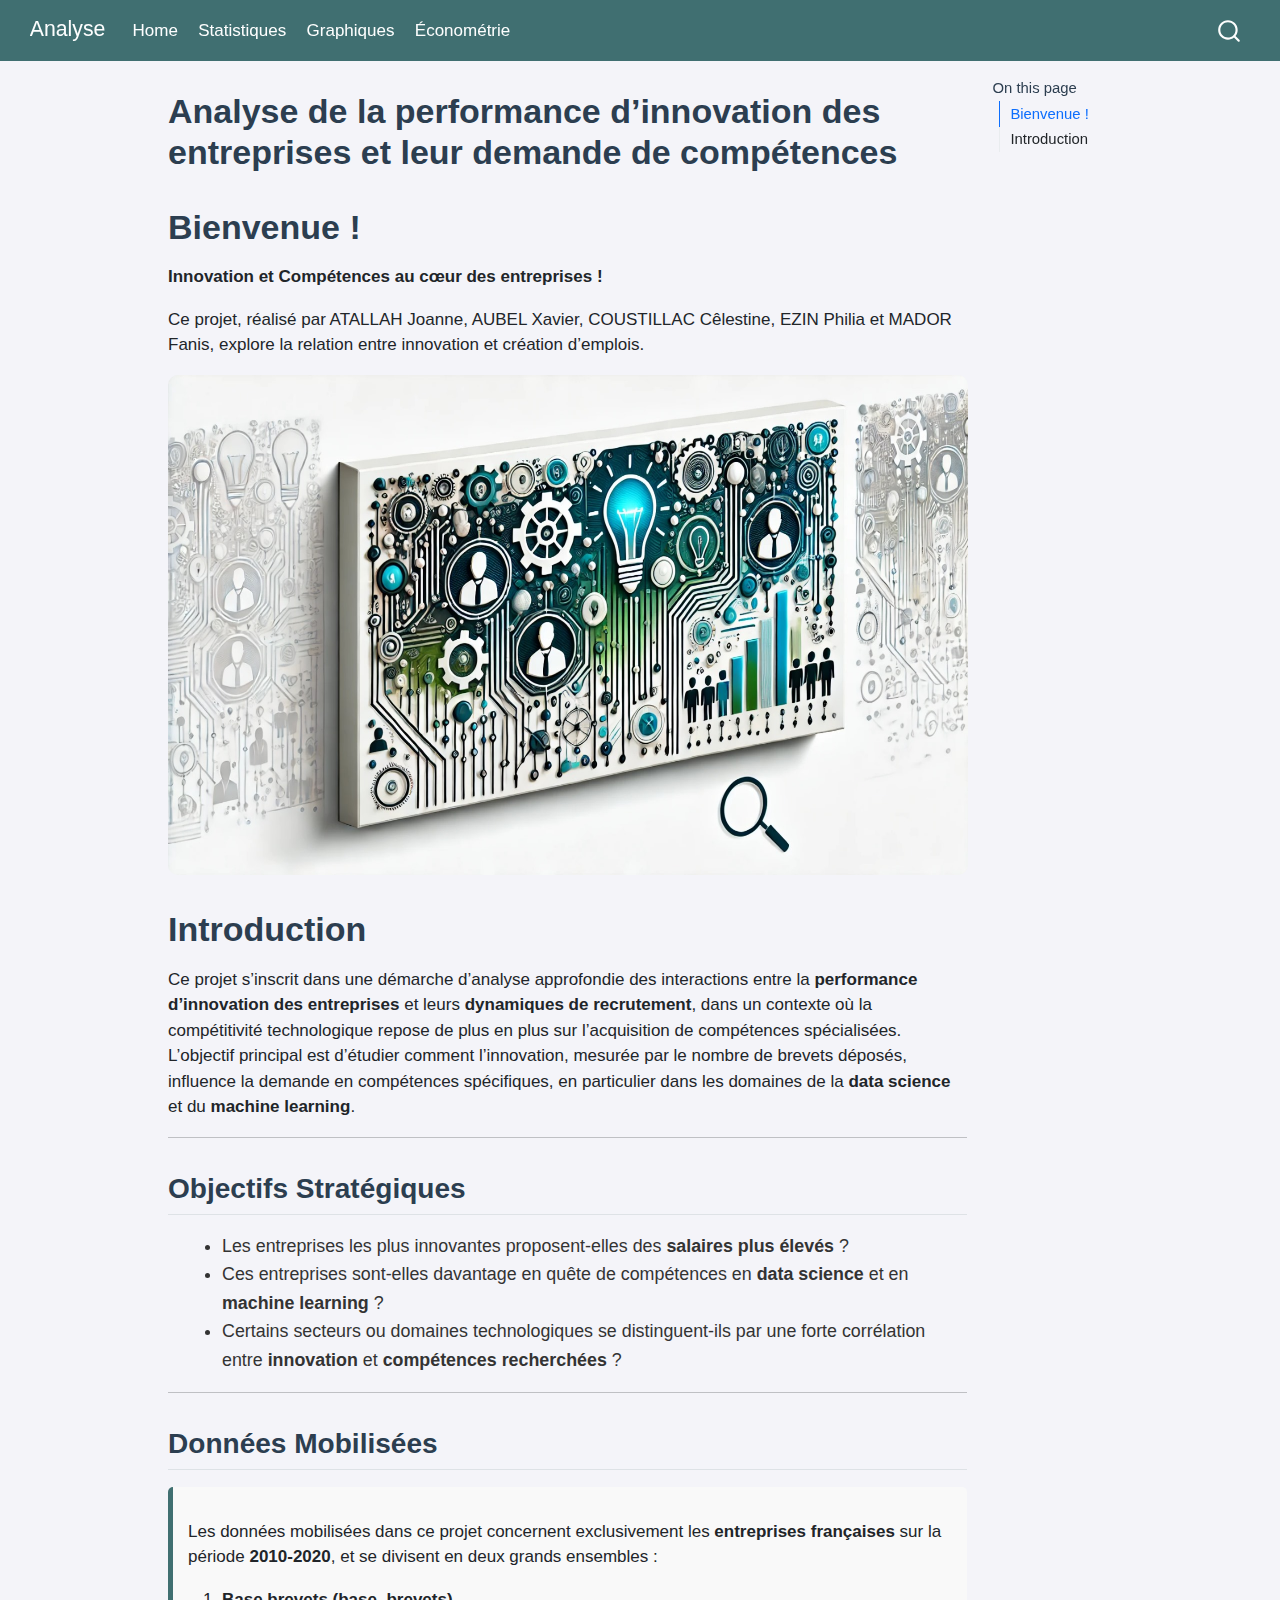
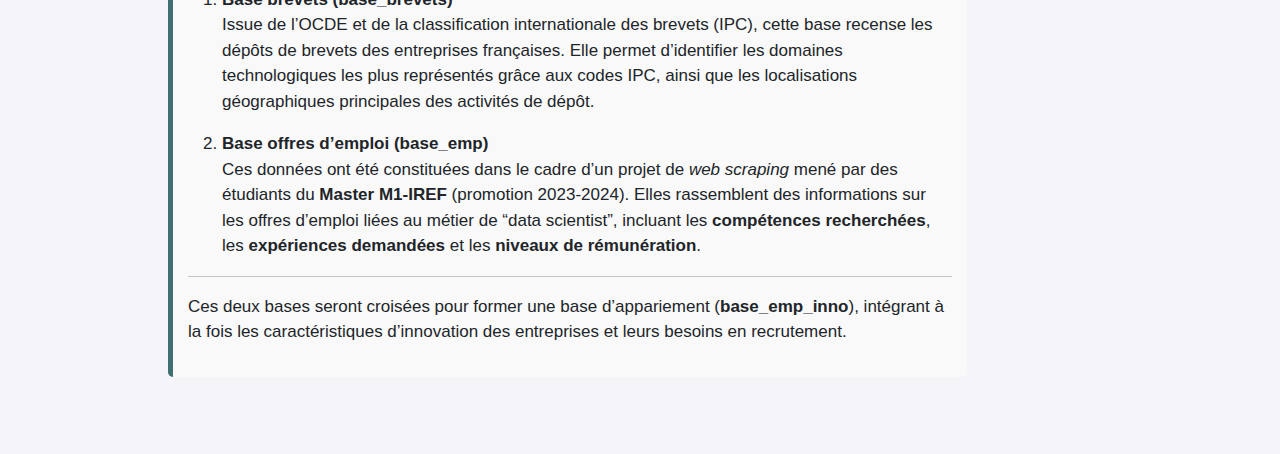
<file: docs/index.html>
<!DOCTYPE html>
<html xmlns="http://www.w3.org/1999/xhtml" lang="en" xml:lang="en"><head>

<meta charset="utf-8">
<meta name="generator" content="quarto-1.4.555">

<meta name="viewport" content="width=device-width, initial-scale=1.0, user-scalable=yes">


<title>Analyse - Analyse de la performance d’innovation des entreprises et leur demande de compétences</title>
<style>
code{white-space: pre-wrap;}
span.smallcaps{font-variant: small-caps;}
div.columns{display: flex; gap: min(4vw, 1.5em);}
div.column{flex: auto; overflow-x: auto;}
div.hanging-indent{margin-left: 1.5em; text-indent: -1.5em;}
ul.task-list{list-style: none;}
ul.task-list li input[type="checkbox"] {
  width: 0.8em;
  margin: 0 0.8em 0.2em -1em; /* quarto-specific, see https://github.com/quarto-dev/quarto-cli/issues/4556 */ 
  vertical-align: middle;
}
</style>


<script src="site_libs/quarto-nav/quarto-nav.js"></script>
<script src="site_libs/quarto-nav/headroom.min.js"></script>
<script src="site_libs/clipboard/clipboard.min.js"></script>
<script src="site_libs/quarto-search/autocomplete.umd.js"></script>
<script src="site_libs/quarto-search/fuse.min.js"></script>
<script src="site_libs/quarto-search/quarto-search.js"></script>
<meta name="quarto:offset" content="./">
<script src="site_libs/quarto-html/quarto.js"></script>
<script src="site_libs/quarto-html/popper.min.js"></script>
<script src="site_libs/quarto-html/tippy.umd.min.js"></script>
<script src="site_libs/quarto-html/anchor.min.js"></script>
<link href="site_libs/quarto-html/tippy.css" rel="stylesheet">
<link href="site_libs/quarto-html/quarto-syntax-highlighting.css" rel="stylesheet" id="quarto-text-highlighting-styles">
<script src="site_libs/bootstrap/bootstrap.min.js"></script>
<link href="site_libs/bootstrap/bootstrap-icons.css" rel="stylesheet">
<link href="site_libs/bootstrap/bootstrap.min.css" rel="stylesheet" id="quarto-bootstrap" data-mode="light">
<script id="quarto-search-options" type="application/json">{
  "location": "navbar",
  "copy-button": false,
  "collapse-after": 3,
  "panel-placement": "end",
  "type": "overlay",
  "limit": 50,
  "keyboard-shortcut": [
    "f",
    "/",
    "s"
  ],
  "show-item-context": false,
  "language": {
    "search-no-results-text": "No results",
    "search-matching-documents-text": "matching documents",
    "search-copy-link-title": "Copy link to search",
    "search-hide-matches-text": "Hide additional matches",
    "search-more-match-text": "more match in this document",
    "search-more-matches-text": "more matches in this document",
    "search-clear-button-title": "Clear",
    "search-text-placeholder": "",
    "search-detached-cancel-button-title": "Cancel",
    "search-submit-button-title": "Submit",
    "search-label": "Search"
  }
}</script>


<link rel="stylesheet" href="styles.css">
</head>

<body class="nav-fixed">

<div id="quarto-search-results"></div>
  <header id="quarto-header" class="headroom fixed-top">
    <nav class="navbar navbar-expand-lg " data-bs-theme="dark">
      <div class="navbar-container container-fluid">
      <div class="navbar-brand-container mx-auto">
    <a class="navbar-brand" href="./index.html">
    <span class="navbar-title">Analyse</span>
    </a>
  </div>
            <div id="quarto-search" class="" title="Search"></div>
          <button class="navbar-toggler" type="button" data-bs-toggle="collapse" data-bs-target="#navbarCollapse" aria-controls="navbarCollapse" aria-expanded="false" aria-label="Toggle navigation" onclick="if (window.quartoToggleHeadroom) { window.quartoToggleHeadroom(); }">
  <span class="navbar-toggler-icon"></span>
</button>
          <div class="collapse navbar-collapse" id="navbarCollapse">
            <ul class="navbar-nav navbar-nav-scroll me-auto">
  <li class="nav-item">
    <a class="nav-link active" href="./index.html" aria-current="page"> 
<span class="menu-text">Home</span></a>
  </li>  
  <li class="nav-item">
    <a class="nav-link" href="./about.html"> 
<span class="menu-text">Statistiques</span></a>
  </li>  
  <li class="nav-item">
    <a class="nav-link" href="./Graphs.html"> 
<span class="menu-text">Graphiques</span></a>
  </li>  
  <li class="nav-item">
    <a class="nav-link" href="./econometrics.html"> 
<span class="menu-text">Économétrie</span></a>
  </li>  
</ul>
          </div> <!-- /navcollapse -->
          <div class="quarto-navbar-tools">
</div>
      </div> <!-- /container-fluid -->
    </nav>
</header>
<!-- content -->
<div id="quarto-content" class="quarto-container page-columns page-rows-contents page-layout-article page-navbar">
<!-- sidebar -->
<!-- margin-sidebar -->
    <div id="quarto-margin-sidebar" class="sidebar margin-sidebar">
        <nav id="TOC" role="doc-toc" class="toc-active">
    <h2 id="toc-title">On this page</h2>
   
  <ul>
  <li><a href="#bienvenue" id="toc-bienvenue" class="nav-link active" data-scroll-target="#bienvenue">Bienvenue !</a></li>
  <li><a href="#introduction" id="toc-introduction" class="nav-link" data-scroll-target="#introduction">Introduction</a>
  <ul class="collapse">
  <li><a href="#objectifs-stratégiques" id="toc-objectifs-stratégiques" class="nav-link" data-scroll-target="#objectifs-stratégiques">Objectifs Stratégiques</a></li>
  <li><a href="#données-mobilisées" id="toc-données-mobilisées" class="nav-link" data-scroll-target="#données-mobilisées">Données Mobilisées</a></li>
  </ul></li>
  </ul>
</nav>
    </div>
<!-- main -->
<main class="content" id="quarto-document-content">

<header id="title-block-header" class="quarto-title-block default">
<div class="quarto-title">
<h1 class="title">Analyse de la performance d’innovation des entreprises et leur demande de compétences</h1>
</div>



<div class="quarto-title-meta">

    
  
    
  </div>
  


</header>


<section id="bienvenue" class="level1">
<h1>Bienvenue !</h1>
<p><strong>Innovation et Compétences au cœur des entreprises !</strong></p>
<p>Ce projet, réalisé par ATALLAH Joanne, AUBEL Xavier, COUSTILLAC Cêlestine, EZIN Philia et MADOR Fanis, explore la relation entre innovation et création d’emplois.</p>
<p><img src="photos/pi.jpg" alt="Description de l'image" width="800" height="500" style="display: block; margin: 0 auto; border-radius: 10px;"></p>
</section>
<section id="introduction" class="level1">
<h1>Introduction</h1>
<div class="intro-section">

<p style="font-size: 1.1em; line-height: 1.6; color: #555;">
</p><p>Ce projet s’inscrit dans une démarche d’analyse approfondie des interactions entre la <strong>performance d’innovation des entreprises</strong> et leurs <strong>dynamiques de recrutement</strong>, dans un contexte où la compétitivité technologique repose de plus en plus sur l’acquisition de compétences spécialisées. L’objectif principal est d’étudier comment l’innovation, mesurée par le nombre de brevets déposés, influence la demande en compétences spécifiques, en particulier dans les domaines de la <strong>data science</strong> et du <strong>machine learning</strong>.</p>
<p></p>
<hr>
<section id="objectifs-stratégiques" class="level2">
<h2 class="anchored" data-anchor-id="objectifs-stratégiques">Objectifs Stratégiques</h2>
<ul style="font-size: 1.05em; line-height: 1.6; color: #333; margin-left: 20px;">
<li>
Les entreprises les plus innovantes proposent-elles des <strong>salaires plus élevés</strong> ?
</li>
<li>
Ces entreprises sont-elles davantage en quête de compétences en <strong>data science</strong> et en <strong>machine learning</strong> ?
</li>
<li>
Certains secteurs ou domaines technologiques se distinguent-ils par une forte corrélation entre <strong>innovation</strong> et <strong>compétences recherchées</strong> ?
</li>
</ul>
<hr>
</section>
<section id="données-mobilisées" class="level2">
<h2 class="anchored" data-anchor-id="données-mobilisées">Données Mobilisées</h2>
<div style="background-color: #f9f9f9; padding: 15px; border-left: 5px solid #406f71; border-radius: 5px;">
<p style="font-size: 1.05em; line-height: 1.6; color: #444;">
</p><p>Les données mobilisées dans ce projet concernent exclusivement les <strong>entreprises françaises</strong> sur la période <strong>2010-2020</strong>, et se divisent en deux grands ensembles :</p>
<p></p>
<ol type="1">
<li><p><strong>Base brevets (base_brevets)</strong><br>
Issue de l’OCDE et de la classification internationale des brevets (IPC), cette base recense les dépôts de brevets des entreprises françaises. Elle permet d’identifier les domaines technologiques les plus représentés grâce aux codes IPC, ainsi que les localisations géographiques principales des activités de dépôt.</p></li>
<li><p><strong>Base offres d’emploi (base_emp)</strong><br>
Ces données ont été constituées dans le cadre d’un projet de <em>web scraping</em> mené par des étudiants du <strong>Master M1-IREF</strong> (promotion 2023-2024). Elles rassemblent des informations sur les offres d’emploi liées au métier de “data scientist”, incluant les <strong>compétences recherchées</strong>, les <strong>expériences demandées</strong> et les <strong>niveaux de rémunération</strong>.</p></li>
</ol>
<hr>
<p style="font-size: 1.05em; line-height: 1.6; color: #555;">
</p><p>Ces deux bases seront croisées pour former une base d’appariement (<strong>base_emp_inno</strong>), intégrant à la fois les caractéristiques d’innovation des entreprises et leurs besoins en recrutement.</p>
<p></p>
</div>


</section>
</div></section>

</main> <!-- /main -->
<script id="quarto-html-after-body" type="application/javascript">
window.document.addEventListener("DOMContentLoaded", function (event) {
  const toggleBodyColorMode = (bsSheetEl) => {
    const mode = bsSheetEl.getAttribute("data-mode");
    const bodyEl = window.document.querySelector("body");
    if (mode === "dark") {
      bodyEl.classList.add("quarto-dark");
      bodyEl.classList.remove("quarto-light");
    } else {
      bodyEl.classList.add("quarto-light");
      bodyEl.classList.remove("quarto-dark");
    }
  }
  const toggleBodyColorPrimary = () => {
    const bsSheetEl = window.document.querySelector("link#quarto-bootstrap");
    if (bsSheetEl) {
      toggleBodyColorMode(bsSheetEl);
    }
  }
  toggleBodyColorPrimary();  
  const icon = "";
  const anchorJS = new window.AnchorJS();
  anchorJS.options = {
    placement: 'right',
    icon: icon
  };
  anchorJS.add('.anchored');
  const isCodeAnnotation = (el) => {
    for (const clz of el.classList) {
      if (clz.startsWith('code-annotation-')) {                     
        return true;
      }
    }
    return false;
  }
  const clipboard = new window.ClipboardJS('.code-copy-button', {
    text: function(trigger) {
      const codeEl = trigger.previousElementSibling.cloneNode(true);
      for (const childEl of codeEl.children) {
        if (isCodeAnnotation(childEl)) {
          childEl.remove();
        }
      }
      return codeEl.innerText;
    }
  });
  clipboard.on('success', function(e) {
    // button target
    const button = e.trigger;
    // don't keep focus
    button.blur();
    // flash "checked"
    button.classList.add('code-copy-button-checked');
    var currentTitle = button.getAttribute("title");
    button.setAttribute("title", "Copied!");
    let tooltip;
    if (window.bootstrap) {
      button.setAttribute("data-bs-toggle", "tooltip");
      button.setAttribute("data-bs-placement", "left");
      button.setAttribute("data-bs-title", "Copied!");
      tooltip = new bootstrap.Tooltip(button, 
        { trigger: "manual", 
          customClass: "code-copy-button-tooltip",
          offset: [0, -8]});
      tooltip.show();    
    }
    setTimeout(function() {
      if (tooltip) {
        tooltip.hide();
        button.removeAttribute("data-bs-title");
        button.removeAttribute("data-bs-toggle");
        button.removeAttribute("data-bs-placement");
      }
      button.setAttribute("title", currentTitle);
      button.classList.remove('code-copy-button-checked');
    }, 1000);
    // clear code selection
    e.clearSelection();
  });
    var localhostRegex = new RegExp(/^(?:http|https):\/\/localhost\:?[0-9]*\//);
    var mailtoRegex = new RegExp(/^mailto:/);
      var filterRegex = new RegExp('/' + window.location.host + '/');
    var isInternal = (href) => {
        return filterRegex.test(href) || localhostRegex.test(href) || mailtoRegex.test(href);
    }
    // Inspect non-navigation links and adorn them if external
 	var links = window.document.querySelectorAll('a[href]:not(.nav-link):not(.navbar-brand):not(.toc-action):not(.sidebar-link):not(.sidebar-item-toggle):not(.pagination-link):not(.no-external):not([aria-hidden]):not(.dropdown-item):not(.quarto-navigation-tool)');
    for (var i=0; i<links.length; i++) {
      const link = links[i];
      if (!isInternal(link.href)) {
        // undo the damage that might have been done by quarto-nav.js in the case of
        // links that we want to consider external
        if (link.dataset.originalHref !== undefined) {
          link.href = link.dataset.originalHref;
        }
      }
    }
  function tippyHover(el, contentFn, onTriggerFn, onUntriggerFn) {
    const config = {
      allowHTML: true,
      maxWidth: 500,
      delay: 100,
      arrow: false,
      appendTo: function(el) {
          return el.parentElement;
      },
      interactive: true,
      interactiveBorder: 10,
      theme: 'quarto',
      placement: 'bottom-start',
    };
    if (contentFn) {
      config.content = contentFn;
    }
    if (onTriggerFn) {
      config.onTrigger = onTriggerFn;
    }
    if (onUntriggerFn) {
      config.onUntrigger = onUntriggerFn;
    }
    window.tippy(el, config); 
  }
  const noterefs = window.document.querySelectorAll('a[role="doc-noteref"]');
  for (var i=0; i<noterefs.length; i++) {
    const ref = noterefs[i];
    tippyHover(ref, function() {
      // use id or data attribute instead here
      let href = ref.getAttribute('data-footnote-href') || ref.getAttribute('href');
      try { href = new URL(href).hash; } catch {}
      const id = href.replace(/^#\/?/, "");
      const note = window.document.getElementById(id);
      if (note) {
        return note.innerHTML;
      } else {
        return "";
      }
    });
  }
  const xrefs = window.document.querySelectorAll('a.quarto-xref');
  const processXRef = (id, note) => {
    // Strip column container classes
    const stripColumnClz = (el) => {
      el.classList.remove("page-full", "page-columns");
      if (el.children) {
        for (const child of el.children) {
          stripColumnClz(child);
        }
      }
    }
    stripColumnClz(note)
    if (id === null || id.startsWith('sec-')) {
      // Special case sections, only their first couple elements
      const container = document.createElement("div");
      if (note.children && note.children.length > 2) {
        container.appendChild(note.children[0].cloneNode(true));
        for (let i = 1; i < note.children.length; i++) {
          const child = note.children[i];
          if (child.tagName === "P" && child.innerText === "") {
            continue;
          } else {
            container.appendChild(child.cloneNode(true));
            break;
          }
        }
        if (window.Quarto?.typesetMath) {
          window.Quarto.typesetMath(container);
        }
        return container.innerHTML
      } else {
        if (window.Quarto?.typesetMath) {
          window.Quarto.typesetMath(note);
        }
        return note.innerHTML;
      }
    } else {
      // Remove any anchor links if they are present
      const anchorLink = note.querySelector('a.anchorjs-link');
      if (anchorLink) {
        anchorLink.remove();
      }
      if (window.Quarto?.typesetMath) {
        window.Quarto.typesetMath(note);
      }
      // TODO in 1.5, we should make sure this works without a callout special case
      if (note.classList.contains("callout")) {
        return note.outerHTML;
      } else {
        return note.innerHTML;
      }
    }
  }
  for (var i=0; i<xrefs.length; i++) {
    const xref = xrefs[i];
    tippyHover(xref, undefined, function(instance) {
      instance.disable();
      let url = xref.getAttribute('href');
      let hash = undefined; 
      if (url.startsWith('#')) {
        hash = url;
      } else {
        try { hash = new URL(url).hash; } catch {}
      }
      if (hash) {
        const id = hash.replace(/^#\/?/, "");
        const note = window.document.getElementById(id);
        if (note !== null) {
          try {
            const html = processXRef(id, note.cloneNode(true));
            instance.setContent(html);
          } finally {
            instance.enable();
            instance.show();
          }
        } else {
          // See if we can fetch this
          fetch(url.split('#')[0])
          .then(res => res.text())
          .then(html => {
            const parser = new DOMParser();
            const htmlDoc = parser.parseFromString(html, "text/html");
            const note = htmlDoc.getElementById(id);
            if (note !== null) {
              const html = processXRef(id, note);
              instance.setContent(html);
            } 
          }).finally(() => {
            instance.enable();
            instance.show();
          });
        }
      } else {
        // See if we can fetch a full url (with no hash to target)
        // This is a special case and we should probably do some content thinning / targeting
        fetch(url)
        .then(res => res.text())
        .then(html => {
          const parser = new DOMParser();
          const htmlDoc = parser.parseFromString(html, "text/html");
          const note = htmlDoc.querySelector('main.content');
          if (note !== null) {
            // This should only happen for chapter cross references
            // (since there is no id in the URL)
            // remove the first header
            if (note.children.length > 0 && note.children[0].tagName === "HEADER") {
              note.children[0].remove();
            }
            const html = processXRef(null, note);
            instance.setContent(html);
          } 
        }).finally(() => {
          instance.enable();
          instance.show();
        });
      }
    }, function(instance) {
    });
  }
      let selectedAnnoteEl;
      const selectorForAnnotation = ( cell, annotation) => {
        let cellAttr = 'data-code-cell="' + cell + '"';
        let lineAttr = 'data-code-annotation="' +  annotation + '"';
        const selector = 'span[' + cellAttr + '][' + lineAttr + ']';
        return selector;
      }
      const selectCodeLines = (annoteEl) => {
        const doc = window.document;
        const targetCell = annoteEl.getAttribute("data-target-cell");
        const targetAnnotation = annoteEl.getAttribute("data-target-annotation");
        const annoteSpan = window.document.querySelector(selectorForAnnotation(targetCell, targetAnnotation));
        const lines = annoteSpan.getAttribute("data-code-lines").split(",");
        const lineIds = lines.map((line) => {
          return targetCell + "-" + line;
        })
        let top = null;
        let height = null;
        let parent = null;
        if (lineIds.length > 0) {
            //compute the position of the single el (top and bottom and make a div)
            const el = window.document.getElementById(lineIds[0]);
            top = el.offsetTop;
            height = el.offsetHeight;
            parent = el.parentElement.parentElement;
          if (lineIds.length > 1) {
            const lastEl = window.document.getElementById(lineIds[lineIds.length - 1]);
            const bottom = lastEl.offsetTop + lastEl.offsetHeight;
            height = bottom - top;
          }
          if (top !== null && height !== null && parent !== null) {
            // cook up a div (if necessary) and position it 
            let div = window.document.getElementById("code-annotation-line-highlight");
            if (div === null) {
              div = window.document.createElement("div");
              div.setAttribute("id", "code-annotation-line-highlight");
              div.style.position = 'absolute';
              parent.appendChild(div);
            }
            div.style.top = top - 2 + "px";
            div.style.height = height + 4 + "px";
            div.style.left = 0;
            let gutterDiv = window.document.getElementById("code-annotation-line-highlight-gutter");
            if (gutterDiv === null) {
              gutterDiv = window.document.createElement("div");
              gutterDiv.setAttribute("id", "code-annotation-line-highlight-gutter");
              gutterDiv.style.position = 'absolute';
              const codeCell = window.document.getElementById(targetCell);
              const gutter = codeCell.querySelector('.code-annotation-gutter');
              gutter.appendChild(gutterDiv);
            }
            gutterDiv.style.top = top - 2 + "px";
            gutterDiv.style.height = height + 4 + "px";
          }
          selectedAnnoteEl = annoteEl;
        }
      };
      const unselectCodeLines = () => {
        const elementsIds = ["code-annotation-line-highlight", "code-annotation-line-highlight-gutter"];
        elementsIds.forEach((elId) => {
          const div = window.document.getElementById(elId);
          if (div) {
            div.remove();
          }
        });
        selectedAnnoteEl = undefined;
      };
        // Handle positioning of the toggle
    window.addEventListener(
      "resize",
      throttle(() => {
        elRect = undefined;
        if (selectedAnnoteEl) {
          selectCodeLines(selectedAnnoteEl);
        }
      }, 10)
    );
    function throttle(fn, ms) {
    let throttle = false;
    let timer;
      return (...args) => {
        if(!throttle) { // first call gets through
            fn.apply(this, args);
            throttle = true;
        } else { // all the others get throttled
            if(timer) clearTimeout(timer); // cancel #2
            timer = setTimeout(() => {
              fn.apply(this, args);
              timer = throttle = false;
            }, ms);
        }
      };
    }
      // Attach click handler to the DT
      const annoteDls = window.document.querySelectorAll('dt[data-target-cell]');
      for (const annoteDlNode of annoteDls) {
        annoteDlNode.addEventListener('click', (event) => {
          const clickedEl = event.target;
          if (clickedEl !== selectedAnnoteEl) {
            unselectCodeLines();
            const activeEl = window.document.querySelector('dt[data-target-cell].code-annotation-active');
            if (activeEl) {
              activeEl.classList.remove('code-annotation-active');
            }
            selectCodeLines(clickedEl);
            clickedEl.classList.add('code-annotation-active');
          } else {
            // Unselect the line
            unselectCodeLines();
            clickedEl.classList.remove('code-annotation-active');
          }
        });
      }
  const findCites = (el) => {
    const parentEl = el.parentElement;
    if (parentEl) {
      const cites = parentEl.dataset.cites;
      if (cites) {
        return {
          el,
          cites: cites.split(' ')
        };
      } else {
        return findCites(el.parentElement)
      }
    } else {
      return undefined;
    }
  };
  var bibliorefs = window.document.querySelectorAll('a[role="doc-biblioref"]');
  for (var i=0; i<bibliorefs.length; i++) {
    const ref = bibliorefs[i];
    const citeInfo = findCites(ref);
    if (citeInfo) {
      tippyHover(citeInfo.el, function() {
        var popup = window.document.createElement('div');
        citeInfo.cites.forEach(function(cite) {
          var citeDiv = window.document.createElement('div');
          citeDiv.classList.add('hanging-indent');
          citeDiv.classList.add('csl-entry');
          var biblioDiv = window.document.getElementById('ref-' + cite);
          if (biblioDiv) {
            citeDiv.innerHTML = biblioDiv.innerHTML;
          }
          popup.appendChild(citeDiv);
        });
        return popup.innerHTML;
      });
    }
  }
});
</script>
</div> <!-- /content -->




</body></html>
</file>
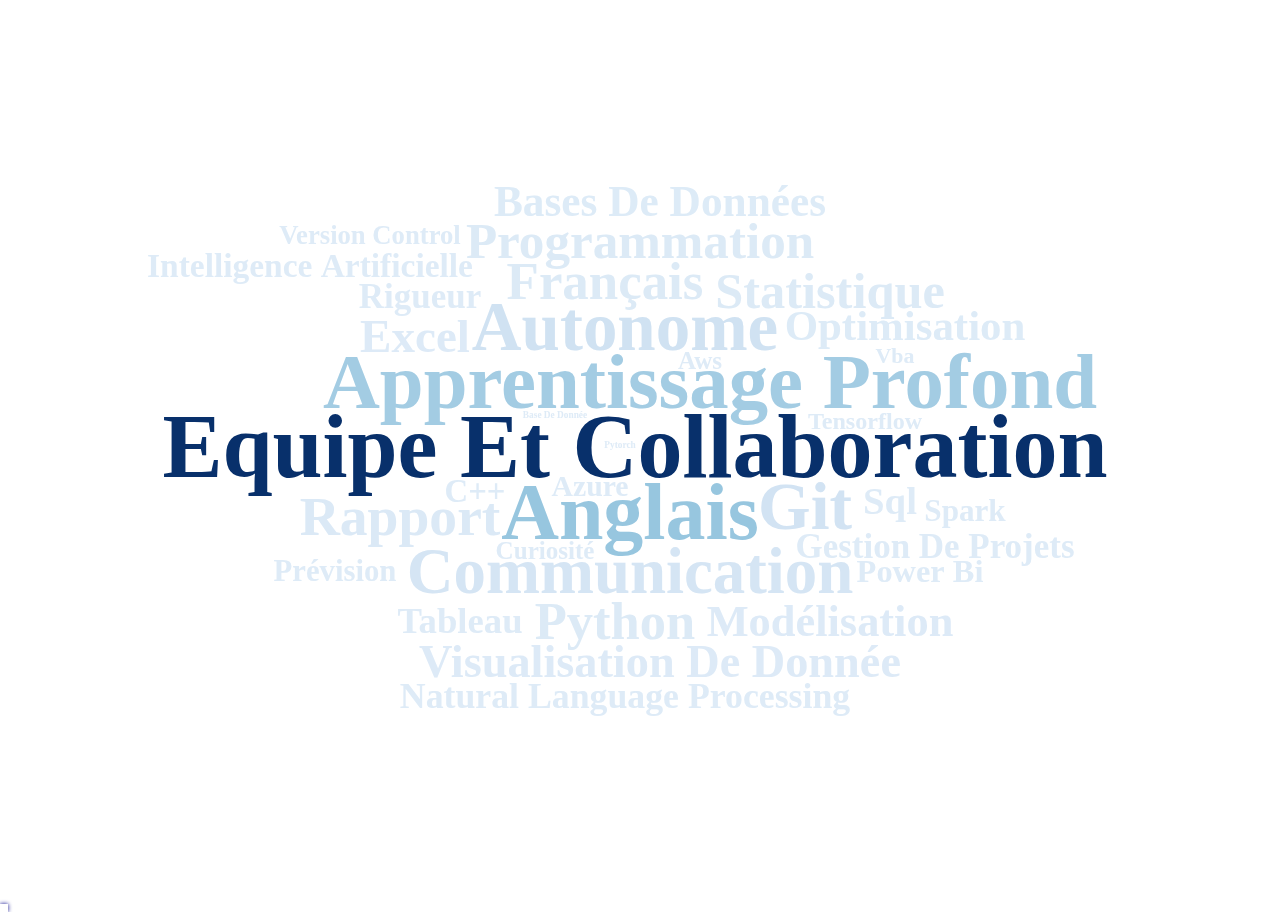
<file: competences_patents_wordcloud.html>
<!DOCTYPE html>
<html>
<head>
<meta charset="utf-8" />
<title>wordcloud2</title>
<style type="text/css">@layer htmltools {
.html-fill-container {
display: flex;
flex-direction: column;

min-height: 0;
min-width: 0;
}
.html-fill-container > .html-fill-item {

flex: 1 1 auto;
min-height: 0;
min-width: 0;
}
.html-fill-container > :not(.html-fill-item) {

flex: 0 0 auto;
}
}
</style>
<script>(function() {
  // If window.HTMLWidgets is already defined, then use it; otherwise create a
  // new object. This allows preceding code to set options that affect the
  // initialization process (though none currently exist).
  window.HTMLWidgets = window.HTMLWidgets || {};

  // See if we're running in a viewer pane. If not, we're in a web browser.
  var viewerMode = window.HTMLWidgets.viewerMode =
      /\bviewer_pane=1\b/.test(window.location);

  // See if we're running in Shiny mode. If not, it's a static document.
  // Note that static widgets can appear in both Shiny and static modes, but
  // obviously, Shiny widgets can only appear in Shiny apps/documents.
  var shinyMode = window.HTMLWidgets.shinyMode =
      typeof(window.Shiny) !== "undefined" && !!window.Shiny.outputBindings;

  // We can't count on jQuery being available, so we implement our own
  // version if necessary.
  function querySelectorAll(scope, selector) {
    if (typeof(jQuery) !== "undefined" && scope instanceof jQuery) {
      return scope.find(selector);
    }
    if (scope.querySelectorAll) {
      return scope.querySelectorAll(selector);
    }
  }

  function asArray(value) {
    if (value === null)
      return [];
    if ($.isArray(value))
      return value;
    return [value];
  }

  // Implement jQuery's extend
  function extend(target /*, ... */) {
    if (arguments.length == 1) {
      return target;
    }
    for (var i = 1; i < arguments.length; i++) {
      var source = arguments[i];
      for (var prop in source) {
        if (source.hasOwnProperty(prop)) {
          target[prop] = source[prop];
        }
      }
    }
    return target;
  }

  // IE8 doesn't support Array.forEach.
  function forEach(values, callback, thisArg) {
    if (values.forEach) {
      values.forEach(callback, thisArg);
    } else {
      for (var i = 0; i < values.length; i++) {
        callback.call(thisArg, values[i], i, values);
      }
    }
  }

  // Replaces the specified method with the return value of funcSource.
  //
  // Note that funcSource should not BE the new method, it should be a function
  // that RETURNS the new method. funcSource receives a single argument that is
  // the overridden method, it can be called from the new method. The overridden
  // method can be called like a regular function, it has the target permanently
  // bound to it so "this" will work correctly.
  function overrideMethod(target, methodName, funcSource) {
    var superFunc = target[methodName] || function() {};
    var superFuncBound = function() {
      return superFunc.apply(target, arguments);
    };
    target[methodName] = funcSource(superFuncBound);
  }

  // Add a method to delegator that, when invoked, calls
  // delegatee.methodName. If there is no such method on
  // the delegatee, but there was one on delegator before
  // delegateMethod was called, then the original version
  // is invoked instead.
  // For example:
  //
  // var a = {
  //   method1: function() { console.log('a1'); }
  //   method2: function() { console.log('a2'); }
  // };
  // var b = {
  //   method1: function() { console.log('b1'); }
  // };
  // delegateMethod(a, b, "method1");
  // delegateMethod(a, b, "method2");
  // a.method1();
  // a.method2();
  //
  // The output would be "b1", "a2".
  function delegateMethod(delegator, delegatee, methodName) {
    var inherited = delegator[methodName];
    delegator[methodName] = function() {
      var target = delegatee;
      var method = delegatee[methodName];

      // The method doesn't exist on the delegatee. Instead,
      // call the method on the delegator, if it exists.
      if (!method) {
        target = delegator;
        method = inherited;
      }

      if (method) {
        return method.apply(target, arguments);
      }
    };
  }

  // Implement a vague facsimilie of jQuery's data method
  function elementData(el, name, value) {
    if (arguments.length == 2) {
      return el["htmlwidget_data_" + name];
    } else if (arguments.length == 3) {
      el["htmlwidget_data_" + name] = value;
      return el;
    } else {
      throw new Error("Wrong number of arguments for elementData: " +
        arguments.length);
    }
  }

  // http://stackoverflow.com/questions/3446170/escape-string-for-use-in-javascript-regex
  function escapeRegExp(str) {
    return str.replace(/[\-\[\]\/\{\}\(\)\*\+\?\.\\\^\$\|]/g, "\\$&");
  }

  function hasClass(el, className) {
    var re = new RegExp("\\b" + escapeRegExp(className) + "\\b");
    return re.test(el.className);
  }

  // elements - array (or array-like object) of HTML elements
  // className - class name to test for
  // include - if true, only return elements with given className;
  //   if false, only return elements *without* given className
  function filterByClass(elements, className, include) {
    var results = [];
    for (var i = 0; i < elements.length; i++) {
      if (hasClass(elements[i], className) == include)
        results.push(elements[i]);
    }
    return results;
  }

  function on(obj, eventName, func) {
    if (obj.addEventListener) {
      obj.addEventListener(eventName, func, false);
    } else if (obj.attachEvent) {
      obj.attachEvent(eventName, func);
    }
  }

  function off(obj, eventName, func) {
    if (obj.removeEventListener)
      obj.removeEventListener(eventName, func, false);
    else if (obj.detachEvent) {
      obj.detachEvent(eventName, func);
    }
  }

  // Translate array of values to top/right/bottom/left, as usual with
  // the "padding" CSS property
  // https://developer.mozilla.org/en-US/docs/Web/CSS/padding
  function unpackPadding(value) {
    if (typeof(value) === "number")
      value = [value];
    if (value.length === 1) {
      return {top: value[0], right: value[0], bottom: value[0], left: value[0]};
    }
    if (value.length === 2) {
      return {top: value[0], right: value[1], bottom: value[0], left: value[1]};
    }
    if (value.length === 3) {
      return {top: value[0], right: value[1], bottom: value[2], left: value[1]};
    }
    if (value.length === 4) {
      return {top: value[0], right: value[1], bottom: value[2], left: value[3]};
    }
  }

  // Convert an unpacked padding object to a CSS value
  function paddingToCss(paddingObj) {
    return paddingObj.top + "px " + paddingObj.right + "px " + paddingObj.bottom + "px " + paddingObj.left + "px";
  }

  // Makes a number suitable for CSS
  function px(x) {
    if (typeof(x) === "number")
      return x + "px";
    else
      return x;
  }

  // Retrieves runtime widget sizing information for an element.
  // The return value is either null, or an object with fill, padding,
  // defaultWidth, defaultHeight fields.
  function sizingPolicy(el) {
    var sizingEl = document.querySelector("script[data-for='" + el.id + "'][type='application/htmlwidget-sizing']");
    if (!sizingEl)
      return null;
    var sp = JSON.parse(sizingEl.textContent || sizingEl.text || "{}");
    if (viewerMode) {
      return sp.viewer;
    } else {
      return sp.browser;
    }
  }

  // @param tasks Array of strings (or falsy value, in which case no-op).
  //   Each element must be a valid JavaScript expression that yields a
  //   function. Or, can be an array of objects with "code" and "data"
  //   properties; in this case, the "code" property should be a string
  //   of JS that's an expr that yields a function, and "data" should be
  //   an object that will be added as an additional argument when that
  //   function is called.
  // @param target The object that will be "this" for each function
  //   execution.
  // @param args Array of arguments to be passed to the functions. (The
  //   same arguments will be passed to all functions.)
  function evalAndRun(tasks, target, args) {
    if (tasks) {
      forEach(tasks, function(task) {
        var theseArgs = args;
        if (typeof(task) === "object") {
          theseArgs = theseArgs.concat([task.data]);
          task = task.code;
        }
        var taskFunc = tryEval(task);
        if (typeof(taskFunc) !== "function") {
          throw new Error("Task must be a function! Source:\n" + task);
        }
        taskFunc.apply(target, theseArgs);
      });
    }
  }

  // Attempt eval() both with and without enclosing in parentheses.
  // Note that enclosing coerces a function declaration into
  // an expression that eval() can parse
  // (otherwise, a SyntaxError is thrown)
  function tryEval(code) {
    var result = null;
    try {
      result = eval("(" + code + ")");
    } catch(error) {
      if (!(error instanceof SyntaxError)) {
        throw error;
      }
      try {
        result = eval(code);
      } catch(e) {
        if (e instanceof SyntaxError) {
          throw error;
        } else {
          throw e;
        }
      }
    }
    return result;
  }

  function initSizing(el) {
    var sizing = sizingPolicy(el);
    if (!sizing)
      return;

    var cel = document.getElementById("htmlwidget_container");
    if (!cel)
      return;

    if (typeof(sizing.padding) !== "undefined") {
      document.body.style.margin = "0";
      document.body.style.padding = paddingToCss(unpackPadding(sizing.padding));
    }

    if (sizing.fill) {
      document.body.style.overflow = "hidden";
      document.body.style.width = "100%";
      document.body.style.height = "100%";
      document.documentElement.style.width = "100%";
      document.documentElement.style.height = "100%";
      cel.style.position = "absolute";
      var pad = unpackPadding(sizing.padding);
      cel.style.top = pad.top + "px";
      cel.style.right = pad.right + "px";
      cel.style.bottom = pad.bottom + "px";
      cel.style.left = pad.left + "px";
      el.style.width = "100%";
      el.style.height = "100%";

      return {
        getWidth: function() { return cel.getBoundingClientRect().width; },
        getHeight: function() { return cel.getBoundingClientRect().height; }
      };

    } else {
      el.style.width = px(sizing.width);
      el.style.height = px(sizing.height);

      return {
        getWidth: function() { return cel.getBoundingClientRect().width; },
        getHeight: function() { return cel.getBoundingClientRect().height; }
      };
    }
  }

  // Default implementations for methods
  var defaults = {
    find: function(scope) {
      return querySelectorAll(scope, "." + this.name);
    },
    renderError: function(el, err) {
      var $el = $(el);

      this.clearError(el);

      // Add all these error classes, as Shiny does
      var errClass = "shiny-output-error";
      if (err.type !== null) {
        // use the classes of the error condition as CSS class names
        errClass = errClass + " " + $.map(asArray(err.type), function(type) {
          return errClass + "-" + type;
        }).join(" ");
      }
      errClass = errClass + " htmlwidgets-error";

      // Is el inline or block? If inline or inline-block, just display:none it
      // and add an inline error.
      var display = $el.css("display");
      $el.data("restore-display-mode", display);

      if (display === "inline" || display === "inline-block") {
        $el.hide();
        if (err.message !== "") {
          var errorSpan = $("<span>").addClass(errClass);
          errorSpan.text(err.message);
          $el.after(errorSpan);
        }
      } else if (display === "block") {
        // If block, add an error just after the el, set visibility:none on the
        // el, and position the error to be on top of the el.
        // Mark it with a unique ID and CSS class so we can remove it later.
        $el.css("visibility", "hidden");
        if (err.message !== "") {
          var errorDiv = $("<div>").addClass(errClass).css("position", "absolute")
            .css("top", el.offsetTop)
            .css("left", el.offsetLeft)
            // setting width can push out the page size, forcing otherwise
            // unnecessary scrollbars to appear and making it impossible for
            // the element to shrink; so use max-width instead
            .css("maxWidth", el.offsetWidth)
            .css("height", el.offsetHeight);
          errorDiv.text(err.message);
          $el.after(errorDiv);

          // Really dumb way to keep the size/position of the error in sync with
          // the parent element as the window is resized or whatever.
          var intId = setInterval(function() {
            if (!errorDiv[0].parentElement) {
              clearInterval(intId);
              return;
            }
            errorDiv
              .css("top", el.offsetTop)
              .css("left", el.offsetLeft)
              .css("maxWidth", el.offsetWidth)
              .css("height", el.offsetHeight);
          }, 500);
        }
      }
    },
    clearError: function(el) {
      var $el = $(el);
      var display = $el.data("restore-display-mode");
      $el.data("restore-display-mode", null);

      if (display === "inline" || display === "inline-block") {
        if (display)
          $el.css("display", display);
        $(el.nextSibling).filter(".htmlwidgets-error").remove();
      } else if (display === "block"){
        $el.css("visibility", "inherit");
        $(el.nextSibling).filter(".htmlwidgets-error").remove();
      }
    },
    sizing: {}
  };

  // Called by widget bindings to register a new type of widget. The definition
  // object can contain the following properties:
  // - name (required) - A string indicating the binding name, which will be
  //   used by default as the CSS classname to look for.
  // - initialize (optional) - A function(el) that will be called once per
  //   widget element; if a value is returned, it will be passed as the third
  //   value to renderValue.
  // - renderValue (required) - A function(el, data, initValue) that will be
  //   called with data. Static contexts will cause this to be called once per
  //   element; Shiny apps will cause this to be called multiple times per
  //   element, as the data changes.
  window.HTMLWidgets.widget = function(definition) {
    if (!definition.name) {
      throw new Error("Widget must have a name");
    }
    if (!definition.type) {
      throw new Error("Widget must have a type");
    }
    // Currently we only support output widgets
    if (definition.type !== "output") {
      throw new Error("Unrecognized widget type '" + definition.type + "'");
    }
    // TODO: Verify that .name is a valid CSS classname

    // Support new-style instance-bound definitions. Old-style class-bound
    // definitions have one widget "object" per widget per type/class of
    // widget; the renderValue and resize methods on such widget objects
    // take el and instance arguments, because the widget object can't
    // store them. New-style instance-bound definitions have one widget
    // object per widget instance; the definition that's passed in doesn't
    // provide renderValue or resize methods at all, just the single method
    //   factory(el, width, height)
    // which returns an object that has renderValue(x) and resize(w, h).
    // This enables a far more natural programming style for the widget
    // author, who can store per-instance state using either OO-style
    // instance fields or functional-style closure variables (I guess this
    // is in contrast to what can only be called C-style pseudo-OO which is
    // what we required before).
    if (definition.factory) {
      definition = createLegacyDefinitionAdapter(definition);
    }

    if (!definition.renderValue) {
      throw new Error("Widget must have a renderValue function");
    }

    // For static rendering (non-Shiny), use a simple widget registration
    // scheme. We also use this scheme for Shiny apps/documents that also
    // contain static widgets.
    window.HTMLWidgets.widgets = window.HTMLWidgets.widgets || [];
    // Merge defaults into the definition; don't mutate the original definition.
    var staticBinding = extend({}, defaults, definition);
    overrideMethod(staticBinding, "find", function(superfunc) {
      return function(scope) {
        var results = superfunc(scope);
        // Filter out Shiny outputs, we only want the static kind
        return filterByClass(results, "html-widget-output", false);
      };
    });
    window.HTMLWidgets.widgets.push(staticBinding);

    if (shinyMode) {
      // Shiny is running. Register the definition with an output binding.
      // The definition itself will not be the output binding, instead
      // we will make an output binding object that delegates to the
      // definition. This is because we foolishly used the same method
      // name (renderValue) for htmlwidgets definition and Shiny bindings
      // but they actually have quite different semantics (the Shiny
      // bindings receive data that includes lots of metadata that it
      // strips off before calling htmlwidgets renderValue). We can't
      // just ignore the difference because in some widgets it's helpful
      // to call this.renderValue() from inside of resize(), and if
      // we're not delegating, then that call will go to the Shiny
      // version instead of the htmlwidgets version.

      // Merge defaults with definition, without mutating either.
      var bindingDef = extend({}, defaults, definition);

      // This object will be our actual Shiny binding.
      var shinyBinding = new Shiny.OutputBinding();

      // With a few exceptions, we'll want to simply use the bindingDef's
      // version of methods if they are available, otherwise fall back to
      // Shiny's defaults. NOTE: If Shiny's output bindings gain additional
      // methods in the future, and we want them to be overrideable by
      // HTMLWidget binding definitions, then we'll need to add them to this
      // list.
      delegateMethod(shinyBinding, bindingDef, "getId");
      delegateMethod(shinyBinding, bindingDef, "onValueChange");
      delegateMethod(shinyBinding, bindingDef, "onValueError");
      delegateMethod(shinyBinding, bindingDef, "renderError");
      delegateMethod(shinyBinding, bindingDef, "clearError");
      delegateMethod(shinyBinding, bindingDef, "showProgress");

      // The find, renderValue, and resize are handled differently, because we
      // want to actually decorate the behavior of the bindingDef methods.

      shinyBinding.find = function(scope) {
        var results = bindingDef.find(scope);

        // Only return elements that are Shiny outputs, not static ones
        var dynamicResults = results.filter(".html-widget-output");

        // It's possible that whatever caused Shiny to think there might be
        // new dynamic outputs, also caused there to be new static outputs.
        // Since there might be lots of different htmlwidgets bindings, we
        // schedule execution for later--no need to staticRender multiple
        // times.
        if (results.length !== dynamicResults.length)
          scheduleStaticRender();

        return dynamicResults;
      };

      // Wrap renderValue to handle initialization, which unfortunately isn't
      // supported natively by Shiny at the time of this writing.

      shinyBinding.renderValue = function(el, data) {
        Shiny.renderDependencies(data.deps);
        // Resolve strings marked as javascript literals to objects
        if (!(data.evals instanceof Array)) data.evals = [data.evals];
        for (var i = 0; data.evals && i < data.evals.length; i++) {
          window.HTMLWidgets.evaluateStringMember(data.x, data.evals[i]);
        }
        if (!bindingDef.renderOnNullValue) {
          if (data.x === null) {
            el.style.visibility = "hidden";
            return;
          } else {
            el.style.visibility = "inherit";
          }
        }
        if (!elementData(el, "initialized")) {
          initSizing(el);

          elementData(el, "initialized", true);
          if (bindingDef.initialize) {
            var rect = el.getBoundingClientRect();
            var result = bindingDef.initialize(el, rect.width, rect.height);
            elementData(el, "init_result", result);
          }
        }
        bindingDef.renderValue(el, data.x, elementData(el, "init_result"));
        evalAndRun(data.jsHooks.render, elementData(el, "init_result"), [el, data.x]);
      };

      // Only override resize if bindingDef implements it
      if (bindingDef.resize) {
        shinyBinding.resize = function(el, width, height) {
          // Shiny can call resize before initialize/renderValue have been
          // called, which doesn't make sense for widgets.
          if (elementData(el, "initialized")) {
            bindingDef.resize(el, width, height, elementData(el, "init_result"));
          }
        };
      }

      Shiny.outputBindings.register(shinyBinding, bindingDef.name);
    }
  };

  var scheduleStaticRenderTimerId = null;
  function scheduleStaticRender() {
    if (!scheduleStaticRenderTimerId) {
      scheduleStaticRenderTimerId = setTimeout(function() {
        scheduleStaticRenderTimerId = null;
        window.HTMLWidgets.staticRender();
      }, 1);
    }
  }

  // Render static widgets after the document finishes loading
  // Statically render all elements that are of this widget's class
  window.HTMLWidgets.staticRender = function() {
    var bindings = window.HTMLWidgets.widgets || [];
    forEach(bindings, function(binding) {
      var matches = binding.find(document.documentElement);
      forEach(matches, function(el) {
        var sizeObj = initSizing(el, binding);

        var getSize = function(el) {
          if (sizeObj) {
            return {w: sizeObj.getWidth(), h: sizeObj.getHeight()}
          } else {
            var rect = el.getBoundingClientRect();
            return {w: rect.width, h: rect.height}
          }
        };

        if (hasClass(el, "html-widget-static-bound"))
          return;
        el.className = el.className + " html-widget-static-bound";

        var initResult;
        if (binding.initialize) {
          var size = getSize(el);
          initResult = binding.initialize(el, size.w, size.h);
          elementData(el, "init_result", initResult);
        }

        if (binding.resize) {
          var lastSize = getSize(el);
          var resizeHandler = function(e) {
            var size = getSize(el);
            if (size.w === 0 && size.h === 0)
              return;
            if (size.w === lastSize.w && size.h === lastSize.h)
              return;
            lastSize = size;
            binding.resize(el, size.w, size.h, initResult);
          };

          on(window, "resize", resizeHandler);

          // This is needed for cases where we're running in a Shiny
          // app, but the widget itself is not a Shiny output, but
          // rather a simple static widget. One example of this is
          // an rmarkdown document that has runtime:shiny and widget
          // that isn't in a render function. Shiny only knows to
          // call resize handlers for Shiny outputs, not for static
          // widgets, so we do it ourselves.
          if (window.jQuery) {
            window.jQuery(document).on(
              "shown.htmlwidgets shown.bs.tab.htmlwidgets shown.bs.collapse.htmlwidgets",
              resizeHandler
            );
            window.jQuery(document).on(
              "hidden.htmlwidgets hidden.bs.tab.htmlwidgets hidden.bs.collapse.htmlwidgets",
              resizeHandler
            );
          }

          // This is needed for the specific case of ioslides, which
          // flips slides between display:none and display:block.
          // Ideally we would not have to have ioslide-specific code
          // here, but rather have ioslides raise a generic event,
          // but the rmarkdown package just went to CRAN so the
          // window to getting that fixed may be long.
          if (window.addEventListener) {
            // It's OK to limit this to window.addEventListener
            // browsers because ioslides itself only supports
            // such browsers.
            on(document, "slideenter", resizeHandler);
            on(document, "slideleave", resizeHandler);
          }
        }

        var scriptData = document.querySelector("script[data-for='" + el.id + "'][type='application/json']");
        if (scriptData) {
          var data = JSON.parse(scriptData.textContent || scriptData.text);
          // Resolve strings marked as javascript literals to objects
          if (!(data.evals instanceof Array)) data.evals = [data.evals];
          for (var k = 0; data.evals && k < data.evals.length; k++) {
            window.HTMLWidgets.evaluateStringMember(data.x, data.evals[k]);
          }
          binding.renderValue(el, data.x, initResult);
          evalAndRun(data.jsHooks.render, initResult, [el, data.x]);
        }
      });
    });

    invokePostRenderHandlers();
  }


  function has_jQuery3() {
    if (!window.jQuery) {
      return false;
    }
    var $version = window.jQuery.fn.jquery;
    var $major_version = parseInt($version.split(".")[0]);
    return $major_version >= 3;
  }

  /*
  / Shiny 1.4 bumped jQuery from 1.x to 3.x which means jQuery's
  / on-ready handler (i.e., $(fn)) is now asyncronous (i.e., it now
  / really means $(setTimeout(fn)).
  / https://jquery.com/upgrade-guide/3.0/#breaking-change-document-ready-handlers-are-now-asynchronous
  /
  / Since Shiny uses $() to schedule initShiny, shiny>=1.4 calls initShiny
  / one tick later than it did before, which means staticRender() is
  / called renderValue() earlier than (advanced) widget authors might be expecting.
  / https://github.com/rstudio/shiny/issues/2630
  /
  / For a concrete example, leaflet has some methods (e.g., updateBounds)
  / which reference Shiny methods registered in initShiny (e.g., setInputValue).
  / Since leaflet is privy to this life-cycle, it knows to use setTimeout() to
  / delay execution of those methods (until Shiny methods are ready)
  / https://github.com/rstudio/leaflet/blob/18ec981/javascript/src/index.js#L266-L268
  /
  / Ideally widget authors wouldn't need to use this setTimeout() hack that
  / leaflet uses to call Shiny methods on a staticRender(). In the long run,
  / the logic initShiny should be broken up so that method registration happens
  / right away, but binding happens later.
  */
  function maybeStaticRenderLater() {
    if (shinyMode && has_jQuery3()) {
      window.jQuery(window.HTMLWidgets.staticRender);
    } else {
      window.HTMLWidgets.staticRender();
    }
  }

  if (document.addEventListener) {
    document.addEventListener("DOMContentLoaded", function() {
      document.removeEventListener("DOMContentLoaded", arguments.callee, false);
      maybeStaticRenderLater();
    }, false);
  } else if (document.attachEvent) {
    document.attachEvent("onreadystatechange", function() {
      if (document.readyState === "complete") {
        document.detachEvent("onreadystatechange", arguments.callee);
        maybeStaticRenderLater();
      }
    });
  }


  window.HTMLWidgets.getAttachmentUrl = function(depname, key) {
    // If no key, default to the first item
    if (typeof(key) === "undefined")
      key = 1;

    var link = document.getElementById(depname + "-" + key + "-attachment");
    if (!link) {
      throw new Error("Attachment " + depname + "/" + key + " not found in document");
    }
    return link.getAttribute("href");
  };

  window.HTMLWidgets.dataframeToD3 = function(df) {
    var names = [];
    var length;
    for (var name in df) {
        if (df.hasOwnProperty(name))
            names.push(name);
        if (typeof(df[name]) !== "object" || typeof(df[name].length) === "undefined") {
            throw new Error("All fields must be arrays");
        } else if (typeof(length) !== "undefined" && length !== df[name].length) {
            throw new Error("All fields must be arrays of the same length");
        }
        length = df[name].length;
    }
    var results = [];
    var item;
    for (var row = 0; row < length; row++) {
        item = {};
        for (var col = 0; col < names.length; col++) {
            item[names[col]] = df[names[col]][row];
        }
        results.push(item);
    }
    return results;
  };

  window.HTMLWidgets.transposeArray2D = function(array) {
      if (array.length === 0) return array;
      var newArray = array[0].map(function(col, i) {
          return array.map(function(row) {
              return row[i]
          })
      });
      return newArray;
  };
  // Split value at splitChar, but allow splitChar to be escaped
  // using escapeChar. Any other characters escaped by escapeChar
  // will be included as usual (including escapeChar itself).
  function splitWithEscape(value, splitChar, escapeChar) {
    var results = [];
    var escapeMode = false;
    var currentResult = "";
    for (var pos = 0; pos < value.length; pos++) {
      if (!escapeMode) {
        if (value[pos] === splitChar) {
          results.push(currentResult);
          currentResult = "";
        } else if (value[pos] === escapeChar) {
          escapeMode = true;
        } else {
          currentResult += value[pos];
        }
      } else {
        currentResult += value[pos];
        escapeMode = false;
      }
    }
    if (currentResult !== "") {
      results.push(currentResult);
    }
    return results;
  }
  // Function authored by Yihui/JJ Allaire
  window.HTMLWidgets.evaluateStringMember = function(o, member) {
    var parts = splitWithEscape(member, '.', '\\');
    for (var i = 0, l = parts.length; i < l; i++) {
      var part = parts[i];
      // part may be a character or 'numeric' member name
      if (o !== null && typeof o === "object" && part in o) {
        if (i == (l - 1)) { // if we are at the end of the line then evalulate
          if (typeof o[part] === "string")
            o[part] = tryEval(o[part]);
        } else { // otherwise continue to next embedded object
          o = o[part];
        }
      }
    }
  };

  // Retrieve the HTMLWidget instance (i.e. the return value of an
  // HTMLWidget binding's initialize() or factory() function)
  // associated with an element, or null if none.
  window.HTMLWidgets.getInstance = function(el) {
    return elementData(el, "init_result");
  };

  // Finds the first element in the scope that matches the selector,
  // and returns the HTMLWidget instance (i.e. the return value of
  // an HTMLWidget binding's initialize() or factory() function)
  // associated with that element, if any. If no element matches the
  // selector, or the first matching element has no HTMLWidget
  // instance associated with it, then null is returned.
  //
  // The scope argument is optional, and defaults to window.document.
  window.HTMLWidgets.find = function(scope, selector) {
    if (arguments.length == 1) {
      selector = scope;
      scope = document;
    }

    var el = scope.querySelector(selector);
    if (el === null) {
      return null;
    } else {
      return window.HTMLWidgets.getInstance(el);
    }
  };

  // Finds all elements in the scope that match the selector, and
  // returns the HTMLWidget instances (i.e. the return values of
  // an HTMLWidget binding's initialize() or factory() function)
  // associated with the elements, in an array. If elements that
  // match the selector don't have an associated HTMLWidget
  // instance, the returned array will contain nulls.
  //
  // The scope argument is optional, and defaults to window.document.
  window.HTMLWidgets.findAll = function(scope, selector) {
    if (arguments.length == 1) {
      selector = scope;
      scope = document;
    }

    var nodes = scope.querySelectorAll(selector);
    var results = [];
    for (var i = 0; i < nodes.length; i++) {
      results.push(window.HTMLWidgets.getInstance(nodes[i]));
    }
    return results;
  };

  var postRenderHandlers = [];
  function invokePostRenderHandlers() {
    while (postRenderHandlers.length) {
      var handler = postRenderHandlers.shift();
      if (handler) {
        handler();
      }
    }
  }

  // Register the given callback function to be invoked after the
  // next time static widgets are rendered.
  window.HTMLWidgets.addPostRenderHandler = function(callback) {
    postRenderHandlers.push(callback);
  };

  // Takes a new-style instance-bound definition, and returns an
  // old-style class-bound definition. This saves us from having
  // to rewrite all the logic in this file to accomodate both
  // types of definitions.
  function createLegacyDefinitionAdapter(defn) {
    var result = {
      name: defn.name,
      type: defn.type,
      initialize: function(el, width, height) {
        return defn.factory(el, width, height);
      },
      renderValue: function(el, x, instance) {
        return instance.renderValue(x);
      },
      resize: function(el, width, height, instance) {
        return instance.resize(width, height);
      }
    };

    if (defn.find)
      result.find = defn.find;
    if (defn.renderError)
      result.renderError = defn.renderError;
    if (defn.clearError)
      result.clearError = defn.clearError;

    return result;
  }
})();
</script>
<style type="text/css">#wcLabel {position: absolute;border: 2px solid #fff;box-shadow: 0 0 4px 0 #008;padding: 2px;pointer-events: none; }#wcSpan {position: absolute;top: 100%;left: 0;background-color: rgba(255, 255, 255, 0.8);color: #333;margin-top: 6px;padding: 0 0.5em;border-radius: 0.5em;white-space: nowrap; }</style>
<script>/*!
 * wordcloud2.js
 * http://timdream.org/wordcloud2.js/
 *
 * Copyright 2011 - 2013 Tim Chien
 * Released under the MIT license
 */

'use strict';

// setImmediate
if (!window.setImmediate) {
  window.setImmediate = (function setupSetImmediate() {
    return window.msSetImmediate ||
    window.webkitSetImmediate ||
    window.mozSetImmediate ||
    window.oSetImmediate ||
    (function setupSetZeroTimeout() {
      if (!window.postMessage || !window.addEventListener) {
        return null;
      }

      var callbacks = [undefined];
      var message = 'zero-timeout-message';

      // Like setTimeout, but only takes a function argument.  There's
      // no time argument (always zero) and no arguments (you have to
      // use a closure).
      var setZeroTimeout = function setZeroTimeout(callback) {
        var id = callbacks.length;
        callbacks.push(callback);
        window.postMessage(message + id.toString(36), '*');

        return id;
      };

      window.addEventListener('message', function setZeroTimeoutMessage(evt) {
        // Skipping checking event source, retarded IE confused this window
        // object with another in the presence of iframe
        if (typeof evt.data !== 'string' ||
            evt.data.substr(0, message.length) !== message/* ||
            evt.source !== window */) {
          return;
        }

        evt.stopImmediatePropagation();

        var id = parseInt(evt.data.substr(message.length), 36);
        if (!callbacks[id]) {
          return;
        }

        callbacks[id]();
        callbacks[id] = undefined;
      }, true);

      /* specify clearImmediate() here since we need the scope */
      window.clearImmediate = function clearZeroTimeout(id) {
        if (!callbacks[id]) {
          return;
        }

        callbacks[id] = undefined;
      };

      return setZeroTimeout;
    })() ||
    // fallback
    function setImmediateFallback(fn) {
      window.setTimeout(fn, 0);
    };
  })();
}

if (!window.clearImmediate) {
  window.clearImmediate = (function setupClearImmediate() {
    return window.msClearImmediate ||
    window.webkitClearImmediate ||
    window.mozClearImmediate ||
    window.oClearImmediate ||
    // "clearZeroTimeout" is implement on the previous block ||
    // fallback
    function clearImmediateFallback(timer) {
      window.clearTimeout(timer);
    };
  })();
}

(function(global) {

  // Check if WordCloud can run on this browser
  var isSupported = (function isSupported() {
    var canvas = document.createElement('canvas');
    if (!canvas || !canvas.getContext) {
      return false;
    }

    var ctx = canvas.getContext('2d');
    if (!ctx.getImageData) {
      return false;
    }
    if (!ctx.fillText) {
      return false;
    }

    if (!Array.prototype.some) {
      return false;
    }
    if (!Array.prototype.push) {
      return false;
    }

    return true;
  }());

  // Find out if the browser impose minium font size by
  // drawing small texts on a canvas and measure it's width.
  var minFontSize = (function getMinFontSize() {
    if (!isSupported) {
      return;
    }

    var ctx = document.createElement('canvas').getContext('2d');

    // start from 20
    var size = 20;

    // two sizes to measure
    var hanWidth, mWidth;

    while (size) {
      ctx.font = size.toString(10) + 'px sans-serif';
      if ((ctx.measureText('\uFF37').width === hanWidth) &&
          (ctx.measureText('m').width) === mWidth) {
        return (size + 1);
      }

      hanWidth = ctx.measureText('\uFF37').width;
      mWidth = ctx.measureText('m').width;

      size--;
    }

    return 0;
  })();

  // Based on http://jsfromhell.com/array/shuffle
  var shuffleArray = function shuffleArray(arr) {
    for (var j, x, i = arr.length; i;
      j = Math.floor(Math.random() * i),
      x = arr[--i], arr[i] = arr[j],
      arr[j] = x) {}
    return arr;
  };

  var WordCloud = function WordCloud(elements, options) {
    if (!isSupported) {
      return;
    }

    if (!Array.isArray(elements)) {
      elements = [elements];
    }

    elements.forEach(function(el, i) {
      if (typeof el === 'string') {
        elements[i] = document.getElementById(el);
        if (!elements[i]) {
          throw 'The element id specified is not found.';
        }
      } else if (!el.tagName && !el.appendChild) {
        throw 'You must pass valid HTML elements, or ID of the element.';
      }
    });

    /* Default values to be overwritten by options object */
    var settings = {
      list: [],
      fontFamily: '"Trebuchet MS", "Heiti TC", "微軟正黑體", ' +
                  '"Arial Unicode MS", "Droid Fallback Sans", sans-serif',
      fontWeight: 'normal',
      color: 'random-dark',
      minSize: 0, // 0 to disable
      weightFactor: 1,
      clearCanvas: true,
      backgroundColor: '#fff',  // opaque white = rgba(255, 255, 255, 1)

      gridSize: 8,
      origin: null,

      drawMask: false,
      maskColor: 'rgba(255,0,0,0.3)',
      maskGapWidth: 0.3,

      wait: 0,
      abortThreshold: 0, // disabled
      abort: function noop() {},

      minRotation: - Math.PI / 2,
      maxRotation: Math.PI / 2,

      shuffle: true,
      rotateRatio: 0.1,

      shape: 'circle',
      ellipticity: 0.65,

      classes: null,

      hover: null,
      click: null
    };

    if (options) {
      for (var key in options) {
        if (key in settings) {
          settings[key] = options[key];
        }
      }
    }

    /* Convert weightFactor into a function */
    if (typeof settings.weightFactor !== 'function') {
      var factor = settings.weightFactor;
      settings.weightFactor = function weightFactor(pt) {
        return pt * factor; //in px
      };
    }

    /* Convert shape into a function */
    if (typeof settings.shape !== 'function') {
      switch (settings.shape) {
        case 'circle':
        /* falls through */
        default:
          // 'circle' is the default and a shortcut in the code loop.
          settings.shape = 'circle';
          break;

        case 'cardioid':
          settings.shape = function shapeCardioid(theta) {
            return 1 - Math.sin(theta);
          };
          break;

        /*

        To work out an X-gon, one has to calculate "m",
        where 1/(cos(2*PI/X)+m*sin(2*PI/X)) = 1/(cos(0)+m*sin(0))
        http://www.wolframalpha.com/input/?i=1%2F%28cos%282*PI%2FX%29%2Bm*sin%28
        2*PI%2FX%29%29+%3D+1%2F%28cos%280%29%2Bm*sin%280%29%29

        Copy the solution into polar equation r = 1/(cos(t') + m*sin(t'))
        where t' equals to mod(t, 2PI/X);

        */

        case 'diamond':
        case 'square':
          // http://www.wolframalpha.com/input/?i=plot+r+%3D+1%2F%28cos%28mod+
          // %28t%2C+PI%2F2%29%29%2Bsin%28mod+%28t%2C+PI%2F2%29%29%29%2C+t+%3D
          // +0+..+2*PI
          settings.shape = function shapeSquare(theta) {
            var thetaPrime = theta % (2 * Math.PI / 4);
            return 1 / (Math.cos(thetaPrime) + Math.sin(thetaPrime));
          };
          break;

        case 'triangle-forward':
          // http://www.wolframalpha.com/input/?i=plot+r+%3D+1%2F%28cos%28mod+
          // %28t%2C+2*PI%2F3%29%29%2Bsqrt%283%29sin%28mod+%28t%2C+2*PI%2F3%29
          // %29%29%2C+t+%3D+0+..+2*PI
          settings.shape = function shapeTriangle(theta) {
            var thetaPrime = theta % (2 * Math.PI / 3);
            return 1 / (Math.cos(thetaPrime) +
                        Math.sqrt(3) * Math.sin(thetaPrime));
          };
          break;

        case 'triangle':
        case 'triangle-upright':
          settings.shape = function shapeTriangle(theta) {
            var thetaPrime = (theta + Math.PI * 3 / 2) % (2 * Math.PI / 3);
            return 1 / (Math.cos(thetaPrime) +
                        Math.sqrt(3) * Math.sin(thetaPrime));
          };
          break;

        case 'pentagon':
          settings.shape = function shapePentagon(theta) {
            var thetaPrime = (theta + 0.955) % (2 * Math.PI / 5);
            return 1 / (Math.cos(thetaPrime) +
                        0.726543 * Math.sin(thetaPrime));
          };
          break;

        case 'star':
          settings.shape = function shapeStar(theta) {
            var thetaPrime = (theta + 0.955) % (2 * Math.PI / 10);
            if ((theta + 0.955) % (2 * Math.PI / 5) - (2 * Math.PI / 10) >= 0) {
              return 1 / (Math.cos((2 * Math.PI / 10) - thetaPrime) +
                          3.07768 * Math.sin((2 * Math.PI / 10) - thetaPrime));
            } else {
              return 1 / (Math.cos(thetaPrime) +
                          3.07768 * Math.sin(thetaPrime));
            }
          };
          break;
      }
    }

    /* Make sure gridSize is a whole number and is not smaller than 4px */
    settings.gridSize = Math.max(Math.floor(settings.gridSize), 4);

    /* shorthand */
    var g = settings.gridSize;
    var maskRectWidth = g - settings.maskGapWidth;

    /* normalize rotation settings */
    var rotationRange = Math.abs(settings.maxRotation - settings.minRotation);
    var minRotation = Math.min(settings.maxRotation, settings.minRotation);

    /* information/object available to all functions, set when start() */
    var grid, // 2d array containing filling information
      ngx, ngy, // width and height of the grid
      center, // position of the center of the cloud
      maxRadius;

    /* timestamp for measuring each putWord() action */
    var escapeTime;

    /* function for getting the color of the text */
    var getTextColor;
    function random_hsl_color(min, max) {
      return 'hsl(' +
        (Math.random() * 360).toFixed() + ',' +
        (Math.random() * 30 + 70).toFixed() + '%,' +
        (Math.random() * (max - min) + min).toFixed() + '%)';
    }
    switch (settings.color) {
      case 'random-dark':
        getTextColor = function getRandomDarkColor() {
          return random_hsl_color(10, 50);
        };
        break;

      case 'random-light':
        getTextColor = function getRandomLightColor() {
          return random_hsl_color(50, 90);
        };
        break;

      default:
        if (typeof settings.color === 'function') {
          getTextColor = settings.color;
        }
        break;
    }

    /* function for getting the classes of the text */
    var getTextClasses = null;
    if (typeof settings.classes === 'function') {
      getTextClasses = settings.classes;
    }

    /* Interactive */
    var interactive = false;
    var infoGrid = [];
    var hovered;

    var getInfoGridFromMouseTouchEvent =
    function getInfoGridFromMouseTouchEvent(evt) {
      var canvas = evt.currentTarget;
      var rect = canvas.getBoundingClientRect();
      var clientX;
      var clientY;
      /** Detect if touches are available */
      if (evt.touches) {
        clientX = evt.touches[0].clientX;
        clientY = evt.touches[0].clientY;
      } else {
        clientX = evt.clientX;
        clientY = evt.clientY;
      }
      var eventX = clientX - rect.left;
      var eventY = clientY - rect.top;

      var x = Math.floor(eventX * ((canvas.width / rect.width) || 1) / g);
      var y = Math.floor(eventY * ((canvas.height / rect.height) || 1) / g);

      return infoGrid[x][y];
    };

    var wordcloudhover = function wordcloudhover(evt) {
      var info = getInfoGridFromMouseTouchEvent(evt);

      if (hovered === info) {
        return;
      }

      hovered = info;
      if (!info) {
        settings.hover(undefined, undefined, evt);

        return;
      }

      settings.hover(info.item, info.dimension, evt);

    };

    var wordcloudclick = function wordcloudclick(evt) {
      var info = getInfoGridFromMouseTouchEvent(evt);
      if (!info) {
        return;
      }

      settings.click(info.item, info.dimension, evt);
      evt.preventDefault();
    };

    /* Get points on the grid for a given radius away from the center */
    var pointsAtRadius = [];
    var getPointsAtRadius = function getPointsAtRadius(radius) {
      if (pointsAtRadius[radius]) {
        return pointsAtRadius[radius];
      }

      // Look for these number of points on each radius
      var T = radius * 8;

      // Getting all the points at this radius
      var t = T;
      var points = [];

      if (radius === 0) {
        points.push([center[0], center[1], 0]);
      }

      while (t--) {
        // distort the radius to put the cloud in shape
        var rx = 1;
        if (settings.shape !== 'circle') {
          rx = settings.shape(t / T * 2 * Math.PI); // 0 to 1
        }

        // Push [x, y, t]; t is used solely for getTextColor()
        points.push([
          center[0] + radius * rx * Math.cos(-t / T * 2 * Math.PI),
          center[1] + radius * rx * Math.sin(-t / T * 2 * Math.PI) *
            settings.ellipticity,
          t / T * 2 * Math.PI]);
      }

      pointsAtRadius[radius] = points;
      return points;
    };

    /* Return true if we had spent too much time */
    var exceedTime = function exceedTime() {
      return ((settings.abortThreshold > 0) &&
        ((new Date()).getTime() - escapeTime > settings.abortThreshold));
    };

    /* Get the deg of rotation according to settings, and luck. */
    var getRotateDeg = function getRotateDeg() {
      if (settings.rotateRatio === 0) {
        return 0;
      }

      if (Math.random() > settings.rotateRatio) {
        return 0;
      }

      if (rotationRange === 0) {
        return minRotation;
      }

      return minRotation + Math.random() * rotationRange;
    };

    var getTextInfo = function getTextInfo(word, weight, rotateDeg) {
      // calculate the acutal font size
      // fontSize === 0 means weightFactor function wants the text skipped,
      // and size < minSize means we cannot draw the text.
      var debug = false;
      var fontSize = settings.weightFactor(weight);
      if (fontSize <= settings.minSize) {
        return false;
      }

      // Scale factor here is to make sure fillText is not limited by
      // the minium font size set by browser.
      // It will always be 1 or 2n.
      var mu = 1;
      if (fontSize < minFontSize) {
        mu = (function calculateScaleFactor() {
          var mu = 2;
          while (mu * fontSize < minFontSize) {
            mu += 2;
          }
          return mu;
        })();
      }

      var fcanvas = document.createElement('canvas');
      var fctx = fcanvas.getContext('2d', { willReadFrequently: true });

      fctx.font = settings.fontWeight + ' ' +
        (fontSize * mu).toString(10) + 'px ' + settings.fontFamily;

      // Estimate the dimension of the text with measureText().
      var fw = fctx.measureText(word).width / mu;
      var fh = Math.max(fontSize * mu,
                        fctx.measureText('m').width,
                        fctx.measureText('\uFF37').width) / mu;

      // Create a boundary box that is larger than our estimates,
      // so text don't get cut of (it sill might)
      var boxWidth = fw + fh * 2;
      var boxHeight = fh * 3;
      var fgw = Math.ceil(boxWidth / g);
      var fgh = Math.ceil(boxHeight / g);
      boxWidth = fgw * g;
      boxHeight = fgh * g;

      // Calculate the proper offsets to make the text centered at
      // the preferred position.

      // This is simply half of the width.
      var fillTextOffsetX = - fw / 2;
      // Instead of moving the box to the exact middle of the preferred
      // position, for Y-offset we move 0.4 instead, so Latin alphabets look
      // vertical centered.
      var fillTextOffsetY = - fh * 0.4;

      // Calculate the actual dimension of the canvas, considering the rotation.
      var cgh = Math.ceil((boxWidth * Math.abs(Math.sin(rotateDeg)) +
                           boxHeight * Math.abs(Math.cos(rotateDeg))) / g);
      var cgw = Math.ceil((boxWidth * Math.abs(Math.cos(rotateDeg)) +
                           boxHeight * Math.abs(Math.sin(rotateDeg))) / g);
      var width = cgw * g;
      var height = cgh * g;

      fcanvas.setAttribute('width', width);
      fcanvas.setAttribute('height', height);

      if (debug) {
        // Attach fcanvas to the DOM
        document.body.appendChild(fcanvas);
        // Save it's state so that we could restore and draw the grid correctly.
        fctx.save();
      }

      // Scale the canvas with |mu|.
      fctx.scale(1 / mu, 1 / mu);
      fctx.translate(width * mu / 2, height * mu / 2);
      fctx.rotate(- rotateDeg);

      // Once the width/height is set, ctx info will be reset.
      // Set it again here.
      fctx.font = settings.fontWeight + ' ' +
        (fontSize * mu).toString(10) + 'px ' + settings.fontFamily;

      // Fill the text into the fcanvas.
      // XXX: We cannot because textBaseline = 'top' here because
      // Firefox and Chrome uses different default line-height for canvas.
      // Please read https://bugzil.la/737852#c6.
      // Here, we use textBaseline = 'middle' and draw the text at exactly
      // 0.5 * fontSize lower.
      fctx.fillStyle = '#000';
      fctx.textBaseline = 'middle';
      fctx.fillText(word, fillTextOffsetX * mu,
                    (fillTextOffsetY + fontSize * 0.5) * mu);

      // Get the pixels of the text
      var imageData = fctx.getImageData(0, 0, width, height).data;

      if (exceedTime()) {
        return false;
      }

      if (debug) {
        // Draw the box of the original estimation
        fctx.strokeRect(fillTextOffsetX * mu,
                        fillTextOffsetY, fw * mu, fh * mu);
        fctx.restore();
      }

      // Read the pixels and save the information to the occupied array
      var occupied = [];
      var gx = cgw, gy, x, y;
      var bounds = [cgh / 2, cgw / 2, cgh / 2, cgw / 2];
      while (gx--) {
        gy = cgh;
        while (gy--) {
          y = g;
          singleGridLoop: {
            while (y--) {
              x = g;
              while (x--) {
                if (imageData[((gy * g + y) * width +
                               (gx * g + x)) * 4 + 3]) {
                  occupied.push([gx, gy]);

                  if (gx < bounds[3]) {
                    bounds[3] = gx;
                  }
                  if (gx > bounds[1]) {
                    bounds[1] = gx;
                  }
                  if (gy < bounds[0]) {
                    bounds[0] = gy;
                  }
                  if (gy > bounds[2]) {
                    bounds[2] = gy;
                  }

                  if (debug) {
                    fctx.fillStyle = 'rgba(255, 0, 0, 0.5)';
                    fctx.fillRect(gx * g, gy * g, g - 0.5, g - 0.5);
                  }
                  break singleGridLoop;
                }
              }
            }
            if (debug) {
              fctx.fillStyle = 'rgba(0, 0, 255, 0.5)';
              fctx.fillRect(gx * g, gy * g, g - 0.5, g - 0.5);
            }
          }
        }
      }

      if (debug) {
        fctx.fillStyle = 'rgba(0, 255, 0, 0.5)';
        fctx.fillRect(bounds[3] * g,
                      bounds[0] * g,
                      (bounds[1] - bounds[3] + 1) * g,
                      (bounds[2] - bounds[0] + 1) * g);
      }

      // Return information needed to create the text on the real canvas
      return {
        mu: mu,
        occupied: occupied,
        bounds: bounds,
        gw: cgw,
        gh: cgh,
        fillTextOffsetX: fillTextOffsetX,
        fillTextOffsetY: fillTextOffsetY,
        fillTextWidth: fw,
        fillTextHeight: fh,
        fontSize: fontSize
      };
    };

    /* Determine if there is room available in the given dimension */
    var canFitText = function canFitText(gx, gy, gw, gh, occupied) {
      // Go through the occupied points,
      // return false if the space is not available.
      var i = occupied.length;
      while (i--) {
        var px = gx + occupied[i][0];
        var py = gy + occupied[i][1];

        if (px >= ngx || py >= ngy || px < 0 || py < 0 || !grid[px][py]) {
          return false;
        }
      }
      return true;
    };

    /* Actually draw the text on the grid */
    var drawText = function drawText(gx, gy, info, word, weight,
                                     distance, theta, rotateDeg, attributes) {

      var fontSize = info.fontSize;
      var color;
      if (getTextColor) {
        color = getTextColor(word, weight, fontSize, distance, theta);
      } else if (settings.color instanceof Array) {
        color = settings.color.shift() || 'black'; // pass a array in setting, default 'black'
      } else {
        color = settings.color;
      }

      var classes;
      if (getTextClasses) {
        classes = getTextClasses(word, weight, fontSize, distance, theta);
      } else {
        classes = settings.classes;
      }

      var dimension;
      var bounds = info.bounds;
      dimension = {
        x: (gx + bounds[3]) * g,
        y: (gy + bounds[0]) * g,
        w: (bounds[1] - bounds[3] + 1) * g,
        h: (bounds[2] - bounds[0] + 1) * g
      };

      elements.forEach(function(el) {
        if (el.getContext) {
          var ctx = el.getContext('2d');
          var mu = info.mu;

          // Save the current state before messing it
          ctx.save();
          ctx.scale(1 / mu, 1 / mu);

          ctx.font = settings.fontWeight + ' ' +
                     (fontSize * mu).toString(10) + 'px ' + settings.fontFamily;
          ctx.fillStyle = color;

          // Translate the canvas position to the origin coordinate of where
          // the text should be put.
          ctx.translate((gx + info.gw / 2) * g * mu,
                        (gy + info.gh / 2) * g * mu);

          if (rotateDeg !== 0) {
            ctx.rotate(- rotateDeg);
          }

          // Finally, fill the text.

          // XXX: We cannot because textBaseline = 'top' here because
          // Firefox and Chrome uses different default line-height for canvas.
          // Please read https://bugzil.la/737852#c6.
          // Here, we use textBaseline = 'middle' and draw the text at exactly
          // 0.5 * fontSize lower.
          ctx.textBaseline = 'middle';
          ctx.fillText(word, info.fillTextOffsetX * mu,
                             (info.fillTextOffsetY + fontSize * 0.5) * mu);

          // The below box is always matches how <span>s are positioned
          /* ctx.strokeRect(info.fillTextOffsetX, info.fillTextOffsetY,
            info.fillTextWidth, info.fillTextHeight); */

          // Restore the state.
          ctx.restore();
        } else {
          // drawText on DIV element
          var span = document.createElement('span');
          var transformRule = '';
          transformRule = 'rotate(' + (- rotateDeg / Math.PI * 180) + 'deg) ';
          if (info.mu !== 1) {
            transformRule +=
              'translateX(-' + (info.fillTextWidth / 4) + 'px) ' +
              'scale(' + (1 / info.mu) + ')';
          }
          var styleRules = {
            'position': 'absolute',
            'display': 'block',
            'font': settings.fontWeight + ' ' +
                    (fontSize * info.mu) + 'px ' + settings.fontFamily,
            'left': ((gx + info.gw / 2) * g + info.fillTextOffsetX) + 'px',
            'top': ((gy + info.gh / 2) * g + info.fillTextOffsetY) + 'px',
            'width': info.fillTextWidth + 'px',
            'height': info.fillTextHeight + 'px',
            'lineHeight': fontSize + 'px',
            'whiteSpace': 'nowrap',
            'transform': transformRule,
            'webkitTransform': transformRule,
            'msTransform': transformRule,
            'transformOrigin': '50% 40%',
            'webkitTransformOrigin': '50% 40%',
            'msTransformOrigin': '50% 40%'
          };
          if (color) {
            styleRules.color = color;
          }
          span.textContent = word;
          for (var cssProp in styleRules) {
            span.style[cssProp] = styleRules[cssProp];
          }
          if (attributes) {
            for (var attribute in attributes) {
              span.setAttribute(attribute, attributes[attribute]);
            }
          }
          if (classes) {
            span.className += classes;
          }
          el.appendChild(span);
        }
      });
    };

    /* Help function to updateGrid */
    var fillGridAt = function fillGridAt(x, y, drawMask, dimension, item) {
      if (x >= ngx || y >= ngy || x < 0 || y < 0) {
        return;
      }

      grid[x][y] = false;

      if (drawMask) {
        var ctx = elements[0].getContext('2d');
        ctx.fillRect(x * g, y * g, maskRectWidth, maskRectWidth);
      }

      if (interactive) {
        infoGrid[x][y] = { item: item, dimension: dimension };
      }
    };

    /* Update the filling information of the given space with occupied points.
       Draw the mask on the canvas if necessary. */
    var updateGrid = function updateGrid(gx, gy, gw, gh, info, item) {
      var occupied = info.occupied;
      var drawMask = settings.drawMask;
      var ctx;
      if (drawMask) {
        ctx = elements[0].getContext('2d');
        ctx.save();
        ctx.fillStyle = settings.maskColor;
      }

      var dimension;
      if (interactive) {
        var bounds = info.bounds;
        dimension = {
          x: (gx + bounds[3]) * g,
          y: (gy + bounds[0]) * g,
          w: (bounds[1] - bounds[3] + 1) * g,
          h: (bounds[2] - bounds[0] + 1) * g
        };
      }

      var i = occupied.length;
      while (i--) {
        fillGridAt(gx + occupied[i][0], gy + occupied[i][1],
                   drawMask, dimension, item);
      }

      if (drawMask) {
        ctx.restore();
      }
    };

    /* putWord() processes each item on the list,
       calculate it's size and determine it's position, and actually
       put it on the canvas. */
    var putWord = function putWord(item) {
      var word, weight, attributes;
      if (Array.isArray(item)) {
        word = item[0];
        weight = item[1];
      } else {
        word = item.word;
        weight = item.weight;
        attributes = item.attributes;
      }
      var rotateDeg = getRotateDeg();

      // get info needed to put the text onto the canvas
      var info = getTextInfo(word, weight, rotateDeg);

      // not getting the info means we shouldn't be drawing this one.
      if (!info) {
        return false;
      }

      if (exceedTime()) {
        return false;
      }

      // Skip the loop if we have already know the bounding box of
      // word is larger than the canvas.
      var bounds = info.bounds;
      if ((bounds[1] - bounds[3] + 1) > ngx ||
        (bounds[2] - bounds[0] + 1) > ngy) {
        return false;
      }

      // Determine the position to put the text by
      // start looking for the nearest points
      var r = maxRadius + 1;

      var tryToPutWordAtPoint = function(gxy) {
        var gx = Math.floor(gxy[0] - info.gw / 2);
        var gy = Math.floor(gxy[1] - info.gh / 2);
        var gw = info.gw;
        var gh = info.gh;

        // If we cannot fit the text at this position, return false
        // and go to the next position.
        if (!canFitText(gx, gy, gw, gh, info.occupied)) {
          return false;
        }

        // Actually put the text on the canvas
        drawText(gx, gy, info, word, weight,
                 (maxRadius - r), gxy[2], rotateDeg, attributes);

        // Mark the spaces on the grid as filled
        updateGrid(gx, gy, gw, gh, info, item);

        // Return true so some() will stop and also return true.
        return true;
      };

      while (r--) {
        var points = getPointsAtRadius(maxRadius - r);

        if (settings.shuffle) {
          points = [].concat(points);
          shuffleArray(points);
        }

        // Try to fit the words by looking at each point.
        // array.some() will stop and return true
        // when putWordAtPoint() returns true.
        // If all the points returns false, array.some() returns false.
        var drawn = points.some(tryToPutWordAtPoint);

        if (drawn) {
          // leave putWord() and return true
          return true;
        }
      }
      // we tried all distances but text won't fit, return false
      return false;
    };

    /* Send DOM event to all elements. Will stop sending event and return
       if the previous one is canceled (for cancelable events). */
    var sendEvent = function sendEvent(type, cancelable, detail) {
      if (cancelable) {
        return !elements.some(function(el) {
          var evt = document.createEvent('CustomEvent');
          evt.initCustomEvent(type, true, cancelable, detail || {});
          return !el.dispatchEvent(evt);
        }, this);
      } else {
        elements.forEach(function(el) {
          var evt = document.createEvent('CustomEvent');
          evt.initCustomEvent(type, true, cancelable, detail || {});
          el.dispatchEvent(evt);
        }, this);
      }
    };

    /* Start drawing on a canvas */
    var start = function start() {
      // For dimensions, clearCanvas etc.,
      // we only care about the first element.
      var canvas = elements[0];

      if (canvas.getContext) {
        ngx = Math.floor(canvas.width / g);
        ngy = Math.floor(canvas.height / g);
      } else {
        var rect = canvas.getBoundingClientRect();
        ngx = Math.floor(rect.width / g);
        ngy = Math.floor(rect.height / g);
      }

      // Sending a wordcloudstart event which cause the previous loop to stop.
      // Do nothing if the event is canceled.
      if (!sendEvent('wordcloudstart', true)) {
        return;
      }

      // Determine the center of the word cloud
      center = (settings.origin) ?
        [settings.origin[0]/g, settings.origin[1]/g] :
        [ngx / 2, ngy / 2];

      // Maxium radius to look for space
      maxRadius = Math.floor(Math.sqrt(ngx * ngx + ngy * ngy));

      /* Clear the canvas only if the clearCanvas is set,
         if not, update the grid to the current canvas state */
      grid = [];

      var gx, gy, i;
      if (!canvas.getContext || settings.clearCanvas) {
        elements.forEach(function(el) {
          if (el.getContext) {
            var ctx = el.getContext('2d');
            ctx.fillStyle = settings.backgroundColor;
            ctx.clearRect(0, 0, ngx * (g + 1), ngy * (g + 1));
            ctx.fillRect(0, 0, ngx * (g + 1), ngy * (g + 1));
          } else {
            el.textContent = '';
            el.style.backgroundColor = settings.backgroundColor;
          }
        });

        /* fill the grid with empty state */
        gx = ngx;
        while (gx--) {
          grid[gx] = [];
          gy = ngy;
          while (gy--) {
            grid[gx][gy] = true;
          }
        }
      } else {
        /* Determine bgPixel by creating
           another canvas and fill the specified background color. */
        var bctx = document.createElement('canvas').getContext('2d');

        bctx.fillStyle = settings.backgroundColor;
        bctx.fillRect(0, 0, 1, 1);
        var bgPixel = bctx.getImageData(0, 0, 1, 1).data;

        /* Read back the pixels of the canvas we got to tell which part of the
           canvas is empty.
           (no clearCanvas only works with a canvas, not divs) */
        var imageData =
          canvas.getContext('2d').getImageData(0, 0, ngx * g, ngy * g).data;

        gx = ngx;
        var x, y;
        while (gx--) {
          grid[gx] = [];
          gy = ngy;
          while (gy--) {
            y = g;
            singleGridLoop: while (y--) {
              x = g;
              while (x--) {
                i = 4;
                while (i--) {
                  if (imageData[((gy * g + y) * ngx * g +
                                 (gx * g + x)) * 4 + i] !== bgPixel[i]) {
                    grid[gx][gy] = false;
                    break singleGridLoop;
                  }
                }
              }
            }
            if (grid[gx][gy] !== false) {
              grid[gx][gy] = true;
            }
          }
        }

        imageData = bctx = bgPixel = undefined;
      }

      // fill the infoGrid with empty state if we need it
      if (settings.hover || settings.click) {

        interactive = true;

        /* fill the grid with empty state */
        gx = ngx + 1;
        while (gx--) {
          infoGrid[gx] = [];
        }

        if (settings.hover) {
          canvas.addEventListener('mousemove', wordcloudhover);
        }

        if (settings.click) {
          canvas.addEventListener('click', wordcloudclick);
          canvas.addEventListener('touchstart', wordcloudclick);
          canvas.addEventListener('touchend', function (e) {
            e.preventDefault();
          });
          canvas.style.webkitTapHighlightColor = 'rgba(0, 0, 0, 0)';
        }

        canvas.addEventListener('wordcloudstart', function stopInteraction() {
          canvas.removeEventListener('wordcloudstart', stopInteraction);

          canvas.removeEventListener('mousemove', wordcloudhover);
          canvas.removeEventListener('click', wordcloudclick);
          hovered = undefined;
        });
      }

      i = 0;
      var loopingFunction, stoppingFunction;
      if (settings.wait !== 0) {
        loopingFunction = window.setTimeout;
        stoppingFunction = window.clearTimeout;
      } else {
        loopingFunction = window.setImmediate;
        stoppingFunction = window.clearImmediate;
      }

      var addEventListener = function addEventListener(type, listener) {
        elements.forEach(function(el) {
          el.addEventListener(type, listener);
        }, this);
      };

      var removeEventListener = function removeEventListener(type, listener) {
        elements.forEach(function(el) {
          el.removeEventListener(type, listener);
        }, this);
      };

      var anotherWordCloudStart = function anotherWordCloudStart() {
        removeEventListener('wordcloudstart', anotherWordCloudStart);
        stoppingFunction(timer);
      };

      addEventListener('wordcloudstart', anotherWordCloudStart);

      var timer = loopingFunction(function loop() {
        if (i >= settings.list.length) {
          stoppingFunction(timer);
          sendEvent('wordcloudstop', false);
          removeEventListener('wordcloudstart', anotherWordCloudStart);

          return;
        }
        escapeTime = (new Date()).getTime();
        var drawn = putWord(settings.list[i]);
        var canceled = !sendEvent('wordclouddrawn', true, {
          item: settings.list[i], drawn: drawn });
        if (exceedTime() || canceled) {
          stoppingFunction(timer);
          settings.abort();
          sendEvent('wordcloudabort', false);
          sendEvent('wordcloudstop', false);
          removeEventListener('wordcloudstart', anotherWordCloudStart);
          return;
        }
        i++;
        timer = loopingFunction(loop, settings.wait);
      }, settings.wait);
    };

    // All set, start the drawing
    start();
  };

  WordCloud.isSupported = isSupported;
  WordCloud.minFontSize = minFontSize;

  // Expose the library as an AMD module
  if (typeof define === 'function' && define.amd) {
    define('wordcloud', [], function() { return WordCloud; });
  } else if (typeof module !== 'undefined' && module.exports) {
    module.exports = WordCloud;
  } else {
    global.WordCloud = WordCloud;
  }

})(this); //jshint ignore:line
</script>
<script>// create element
function newlabel(el){
  var newDiv = document.createElement("div");
  var newSpan = document.createElement("span");
  newDiv.id = 'wcLabel';
  newSpan.id = "wcSpan";
  el.appendChild(newDiv);
  document.getElementById("wcLabel").appendChild(newSpan);
}

// hover function
function cv_handleHover(item, dimension, evt) {
  var el = document.getElementById("wcLabel");
  if (!item) {
    el.setAttribute('hidden', true);

    return;
  }

  el.removeAttribute('hidden');
  // console.log(evt.srcElement.offsetLeft);

  el.style.left = dimension.x + evt.srcElement.offsetLeft + 'px';
  el.style.top = dimension.y + evt.srcElement.offsetTop + 'px';
  el.style.width = dimension.w + 'px';
  el.style.height = dimension.h + 'px';

  this.hoverDimension = dimension;

  document.getElementById("wcSpan").setAttribute(
    'data-l10n-args', JSON.stringify({ word: item[0], count: item[1] }));
  document.getElementById("wcSpan").innerHTML =item[0]+":" + item[1];

}

function updateCanvasMask(maskCanvas) {
    var ctx = maskCanvas.getContext('2d');
    var imageData = ctx.getImageData(
        0, 0, maskCanvas.width, maskCanvas.height);
    var newImageData = ctx.createImageData(imageData);

    var toneSum = 0;
    var toneCnt = 0;
    for (var i = 0; i < imageData.data.length; i += 4) {
        var alpha = imageData.data[i + 3];
        if (alpha > 128) {
            var tone = imageData.data[i]
                + imageData.data[i + 1]
                + imageData.data[i + 2];
            toneSum += tone;
            ++toneCnt;
        }
    }
    var threshold = toneSum / toneCnt;

    for (var i = 0; i < imageData.data.length; i += 4) {
        var tone = imageData.data[i]
            + imageData.data[i + 1]
            + imageData.data[i + 2];
        var alpha = imageData.data[i + 3];

        if (alpha < 128 || tone > threshold) {
            // Area not to draw
            newImageData.data[i] = 0;
            newImageData.data[i + 1] = 0;
            newImageData.data[i + 2] = 0;
            newImageData.data[i + 3] = 0;
        }
        else {
            // Area to draw
            // The color must be same with backgroundColor
            newImageData.data[i] = 255;
            newImageData.data[i + 1] = 255;
            newImageData.data[i + 2] = 255;
            newImageData.data[i + 3] = 255;
        }
    }

    ctx.putImageData(newImageData, 0, 0);
    console.log(maskCanvas.toDataURL());
}



//mask function
function maskInit(el,x){
  console.log(1)
  str = x.figBase64;
  //console.log(str)
  var newImg = new Image();
  newImg.src = str;
  newImg.style.position = 'absolute';
  newImg.style.left = 0;
  // console.log(el.clientHeight);
  newImg.width = el.clientWidth;
  newImg.height = el.clientHeight;
  // maskCanvas = init(el, x, newImg);
  vvalue = 128

  ctx = el.firstChild.getContext('2d');

                ctx.drawImage(newImg, 0, 0, canvas.width, canvas.height);
                updateCanvasMask(ctx);





            WordCloud(el.firstChild, { list: listData,
                  fontFamily: x.fontFamily,
                  fontWeight: x.fontWeight,
                  color: x.color,
                  minSize: x.minSize,
                  weightFactor: x.weightFactor,
                  backgroundColor: x.backgroundColor,
                  gridSize: x.gridSize,
                  minRotation: x.minRotation,
                  maxRotation: x.maxRotation,
                  shuffle: x.shuffle,
                  shape: x.shape,
                  rotateRatio: x.rotateRatio,
                  ellipticity: x.ellipticity,
                  clearCanvas: false,
                  drawMask: true,
                  hover: x.hover || cv_handleHover,
                  abortThreshold: 3000
                  });
}

</script>
<script>HTMLWidgets.widget({

  name: 'wordcloud2',

  type: 'output',

  initialize: function(el, width, height) {
    var newCanvas = document.createElement("canvas");
    newCanvas.height = height;
    newCanvas.width = width;
    newCanvas.id = "canvas";

    el.appendChild(newCanvas);
    newlabel(el);
    return(el.firstChild);
  },
  renderValue: function(el, x, instance) {
  // parse gexf data
        listData=[];
        for(var i=0; i<x.word.length; i++){
          listData.push([x.word[i], x.freq[i]]);
        }
     if(x.figBase64){

        maskInit(el,x);
        console.log(3)

      }else{
        WordCloud(el.firstChild, { list: listData,
                        fontFamily: x.fontFamily,
                        fontWeight: x.fontWeight,
                        color: x.color,
                        minSize: x.minSize,
                        weightFactor: x.weightFactor,
                        backgroundColor: x.backgroundColor,
                        gridSize: x.gridSize,
                        minRotation: x.minRotation,
                        maxRotation: x.maxRotation,
                        shuffle: x.shuffle,
                        shape: x.shape,
                        rotateRatio: x.rotateRatio,
                        ellipticity: x.ellipticity,
                        drawMask: x.drawMask,
                        maskColor: x.maskColor,
                        maskGapWidth: x.maskGapWidth,
                        hover: x.hover || cv_handleHover
                        });
      }
    },
      resize: function(el, width, height) {
      }

});
</script>

</head>
<body style="background-color: white;">
<div id="htmlwidget_container">
  <div class="wordcloud2 html-widget html-fill-item" id="htmlwidget-6ac4a4ea7afab720c426" style="width:100%;height:338px;"></div>
</div>
<script type="application/json" data-for="htmlwidget-6ac4a4ea7afab720c426">{"x":{"word":["Equipe Et Collaboration","Anglais","Apprentissage Profond","Autonome","Git","Communication","Rapport","Français","Python","Programmation","Statistique","Excel","Visualisation De Donnée","Modélisation","Bases De Données","Optimisation","Sql","Tableau","Natural Language Processing","Gestion De Projets","Rigueur","Intelligence Artificielle","C++","Power Bi","Spark","Prévision","Azure","Version Control","Aws","Curiosité","Tensorflow","Vba","Base De Donnée","Pytorch","A/B Testing","Adaptabilité","Bases De Données Management","Collecte De Données","Compétences En Présentation","Créativité","Feature Engineering","Gestion Du Temps","Google Cloud","Hadoop","Matplotlib","Nettoyage De Donnée","Preprocessing","Proactif","Résolution De Problèmes","Seaborn","Serieux","Statistical Modeling"],"freq":[4.59427097510835,4.080951004379483,4.022799404511688,3.519171463821659,3.450710878146919,3.30941722577814,2.835690571492425,2.699837725867246,2.678518379040114,2.60959440922522,2.574031267727719,2.403120521175818,2.363611979892144,2.267171728403014,2.212187604403958,2.190331698170291,1.977723605288848,1.8750612633917,1.826074802700826,1.785329835010767,1.785329835010767,1.707570176097936,1.672097857935718,1.653212513775344,1.591064607026499,1.568201724066995,1.518513939877888,1.361727836017593,1.278753600952829,1.278753600952829,1.230448921378274,1.113943352306837,0.4771212547196624,0.4771212547196624,0,0,0,0,0,0,0,0,0,0,0,0,0,0,0,0,0,0],"fontFamily":"Segoe UI","fontWeight":"bold","color":["#08306B","#97C6DF","#A3CCE3","#D0E2F2","#D2E3F3","#D5E5F4","#DBE9F6","#DCEAF6","#DCEAF6","#DCEAF6","#DCEAF6","#DDEAF7","#DDEAF7","#DDEAF7","#DDEBF7","#DDEBF7","#DEEBF7","#DEEBF7","#DEEBF7","#DEEBF7","#DEEBF7","#DEEBF7","#DEEBF7","#DEEBF7","#DEEBF7","#DEEBF7","#DEEBF7","#DEEBF7","#DEEBF7","#DEEBF7","#DEEBF7","#DEEBF7","#DEEBF7","#DEEBF7","#DEEBF7","#DEEBF7","#DEEBF7","#DEEBF7","#DEEBF7","#DEEBF7","#DEEBF7","#DEEBF7","#DEEBF7","#DEEBF7","#DEEBF7","#DEEBF7","#DEEBF7","#DEEBF7","#DEEBF7","#DEEBF7","#DEEBF7","#DEEBF7"],"minSize":0,"weightFactor":19.58961508531339,"backgroundColor":"white","gridSize":10,"minRotation":-0.7853981633974483,"maxRotation":0.7853981633974483,"shuffle":true,"rotateRatio":0,"shape":"circle","ellipticity":0.65,"figBase64":null,"hover":null},"evals":[],"jsHooks":{"render":[{"code":"function(el,x){\n                        console.log(123);\n                        if(!iii){\n                          window.location.reload();\n                          iii = False;\n\n                        }\n  }","data":null}]}}</script>
<script type="application/htmlwidget-sizing" data-for="htmlwidget-6ac4a4ea7afab720c426">{"viewer":{"width":450,"height":350,"padding":0,"fill":true},"browser":{"width":960,"height":500,"padding":0,"fill":true}}</script>
</body>
</html>
</file>
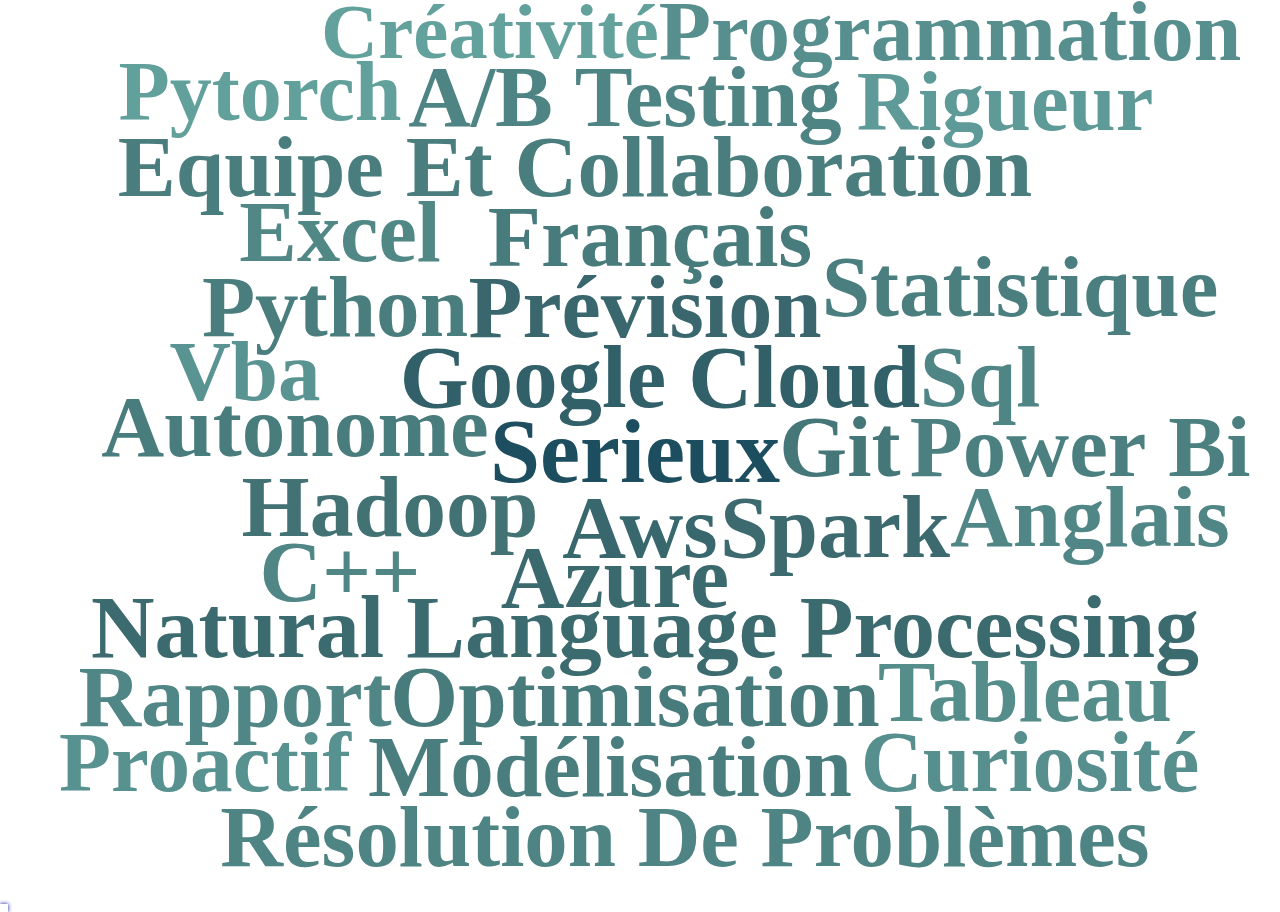
<file: competences_salary_wordcloud.html>
<!DOCTYPE html>
<html>
<head>
<meta charset="utf-8" />
<title>wordcloud2</title>
<style type="text/css">@layer htmltools {
.html-fill-container {
display: flex;
flex-direction: column;

min-height: 0;
min-width: 0;
}
.html-fill-container > .html-fill-item {

flex: 1 1 auto;
min-height: 0;
min-width: 0;
}
.html-fill-container > :not(.html-fill-item) {

flex: 0 0 auto;
}
}
</style>
<script>(function() {
  // If window.HTMLWidgets is already defined, then use it; otherwise create a
  // new object. This allows preceding code to set options that affect the
  // initialization process (though none currently exist).
  window.HTMLWidgets = window.HTMLWidgets || {};

  // See if we're running in a viewer pane. If not, we're in a web browser.
  var viewerMode = window.HTMLWidgets.viewerMode =
      /\bviewer_pane=1\b/.test(window.location);

  // See if we're running in Shiny mode. If not, it's a static document.
  // Note that static widgets can appear in both Shiny and static modes, but
  // obviously, Shiny widgets can only appear in Shiny apps/documents.
  var shinyMode = window.HTMLWidgets.shinyMode =
      typeof(window.Shiny) !== "undefined" && !!window.Shiny.outputBindings;

  // We can't count on jQuery being available, so we implement our own
  // version if necessary.
  function querySelectorAll(scope, selector) {
    if (typeof(jQuery) !== "undefined" && scope instanceof jQuery) {
      return scope.find(selector);
    }
    if (scope.querySelectorAll) {
      return scope.querySelectorAll(selector);
    }
  }

  function asArray(value) {
    if (value === null)
      return [];
    if ($.isArray(value))
      return value;
    return [value];
  }

  // Implement jQuery's extend
  function extend(target /*, ... */) {
    if (arguments.length == 1) {
      return target;
    }
    for (var i = 1; i < arguments.length; i++) {
      var source = arguments[i];
      for (var prop in source) {
        if (source.hasOwnProperty(prop)) {
          target[prop] = source[prop];
        }
      }
    }
    return target;
  }

  // IE8 doesn't support Array.forEach.
  function forEach(values, callback, thisArg) {
    if (values.forEach) {
      values.forEach(callback, thisArg);
    } else {
      for (var i = 0; i < values.length; i++) {
        callback.call(thisArg, values[i], i, values);
      }
    }
  }

  // Replaces the specified method with the return value of funcSource.
  //
  // Note that funcSource should not BE the new method, it should be a function
  // that RETURNS the new method. funcSource receives a single argument that is
  // the overridden method, it can be called from the new method. The overridden
  // method can be called like a regular function, it has the target permanently
  // bound to it so "this" will work correctly.
  function overrideMethod(target, methodName, funcSource) {
    var superFunc = target[methodName] || function() {};
    var superFuncBound = function() {
      return superFunc.apply(target, arguments);
    };
    target[methodName] = funcSource(superFuncBound);
  }

  // Add a method to delegator that, when invoked, calls
  // delegatee.methodName. If there is no such method on
  // the delegatee, but there was one on delegator before
  // delegateMethod was called, then the original version
  // is invoked instead.
  // For example:
  //
  // var a = {
  //   method1: function() { console.log('a1'); }
  //   method2: function() { console.log('a2'); }
  // };
  // var b = {
  //   method1: function() { console.log('b1'); }
  // };
  // delegateMethod(a, b, "method1");
  // delegateMethod(a, b, "method2");
  // a.method1();
  // a.method2();
  //
  // The output would be "b1", "a2".
  function delegateMethod(delegator, delegatee, methodName) {
    var inherited = delegator[methodName];
    delegator[methodName] = function() {
      var target = delegatee;
      var method = delegatee[methodName];

      // The method doesn't exist on the delegatee. Instead,
      // call the method on the delegator, if it exists.
      if (!method) {
        target = delegator;
        method = inherited;
      }

      if (method) {
        return method.apply(target, arguments);
      }
    };
  }

  // Implement a vague facsimilie of jQuery's data method
  function elementData(el, name, value) {
    if (arguments.length == 2) {
      return el["htmlwidget_data_" + name];
    } else if (arguments.length == 3) {
      el["htmlwidget_data_" + name] = value;
      return el;
    } else {
      throw new Error("Wrong number of arguments for elementData: " +
        arguments.length);
    }
  }

  // http://stackoverflow.com/questions/3446170/escape-string-for-use-in-javascript-regex
  function escapeRegExp(str) {
    return str.replace(/[\-\[\]\/\{\}\(\)\*\+\?\.\\\^\$\|]/g, "\\$&");
  }

  function hasClass(el, className) {
    var re = new RegExp("\\b" + escapeRegExp(className) + "\\b");
    return re.test(el.className);
  }

  // elements - array (or array-like object) of HTML elements
  // className - class name to test for
  // include - if true, only return elements with given className;
  //   if false, only return elements *without* given className
  function filterByClass(elements, className, include) {
    var results = [];
    for (var i = 0; i < elements.length; i++) {
      if (hasClass(elements[i], className) == include)
        results.push(elements[i]);
    }
    return results;
  }

  function on(obj, eventName, func) {
    if (obj.addEventListener) {
      obj.addEventListener(eventName, func, false);
    } else if (obj.attachEvent) {
      obj.attachEvent(eventName, func);
    }
  }

  function off(obj, eventName, func) {
    if (obj.removeEventListener)
      obj.removeEventListener(eventName, func, false);
    else if (obj.detachEvent) {
      obj.detachEvent(eventName, func);
    }
  }

  // Translate array of values to top/right/bottom/left, as usual with
  // the "padding" CSS property
  // https://developer.mozilla.org/en-US/docs/Web/CSS/padding
  function unpackPadding(value) {
    if (typeof(value) === "number")
      value = [value];
    if (value.length === 1) {
      return {top: value[0], right: value[0], bottom: value[0], left: value[0]};
    }
    if (value.length === 2) {
      return {top: value[0], right: value[1], bottom: value[0], left: value[1]};
    }
    if (value.length === 3) {
      return {top: value[0], right: value[1], bottom: value[2], left: value[1]};
    }
    if (value.length === 4) {
      return {top: value[0], right: value[1], bottom: value[2], left: value[3]};
    }
  }

  // Convert an unpacked padding object to a CSS value
  function paddingToCss(paddingObj) {
    return paddingObj.top + "px " + paddingObj.right + "px " + paddingObj.bottom + "px " + paddingObj.left + "px";
  }

  // Makes a number suitable for CSS
  function px(x) {
    if (typeof(x) === "number")
      return x + "px";
    else
      return x;
  }

  // Retrieves runtime widget sizing information for an element.
  // The return value is either null, or an object with fill, padding,
  // defaultWidth, defaultHeight fields.
  function sizingPolicy(el) {
    var sizingEl = document.querySelector("script[data-for='" + el.id + "'][type='application/htmlwidget-sizing']");
    if (!sizingEl)
      return null;
    var sp = JSON.parse(sizingEl.textContent || sizingEl.text || "{}");
    if (viewerMode) {
      return sp.viewer;
    } else {
      return sp.browser;
    }
  }

  // @param tasks Array of strings (or falsy value, in which case no-op).
  //   Each element must be a valid JavaScript expression that yields a
  //   function. Or, can be an array of objects with "code" and "data"
  //   properties; in this case, the "code" property should be a string
  //   of JS that's an expr that yields a function, and "data" should be
  //   an object that will be added as an additional argument when that
  //   function is called.
  // @param target The object that will be "this" for each function
  //   execution.
  // @param args Array of arguments to be passed to the functions. (The
  //   same arguments will be passed to all functions.)
  function evalAndRun(tasks, target, args) {
    if (tasks) {
      forEach(tasks, function(task) {
        var theseArgs = args;
        if (typeof(task) === "object") {
          theseArgs = theseArgs.concat([task.data]);
          task = task.code;
        }
        var taskFunc = tryEval(task);
        if (typeof(taskFunc) !== "function") {
          throw new Error("Task must be a function! Source:\n" + task);
        }
        taskFunc.apply(target, theseArgs);
      });
    }
  }

  // Attempt eval() both with and without enclosing in parentheses.
  // Note that enclosing coerces a function declaration into
  // an expression that eval() can parse
  // (otherwise, a SyntaxError is thrown)
  function tryEval(code) {
    var result = null;
    try {
      result = eval("(" + code + ")");
    } catch(error) {
      if (!(error instanceof SyntaxError)) {
        throw error;
      }
      try {
        result = eval(code);
      } catch(e) {
        if (e instanceof SyntaxError) {
          throw error;
        } else {
          throw e;
        }
      }
    }
    return result;
  }

  function initSizing(el) {
    var sizing = sizingPolicy(el);
    if (!sizing)
      return;

    var cel = document.getElementById("htmlwidget_container");
    if (!cel)
      return;

    if (typeof(sizing.padding) !== "undefined") {
      document.body.style.margin = "0";
      document.body.style.padding = paddingToCss(unpackPadding(sizing.padding));
    }

    if (sizing.fill) {
      document.body.style.overflow = "hidden";
      document.body.style.width = "100%";
      document.body.style.height = "100%";
      document.documentElement.style.width = "100%";
      document.documentElement.style.height = "100%";
      cel.style.position = "absolute";
      var pad = unpackPadding(sizing.padding);
      cel.style.top = pad.top + "px";
      cel.style.right = pad.right + "px";
      cel.style.bottom = pad.bottom + "px";
      cel.style.left = pad.left + "px";
      el.style.width = "100%";
      el.style.height = "100%";

      return {
        getWidth: function() { return cel.getBoundingClientRect().width; },
        getHeight: function() { return cel.getBoundingClientRect().height; }
      };

    } else {
      el.style.width = px(sizing.width);
      el.style.height = px(sizing.height);

      return {
        getWidth: function() { return cel.getBoundingClientRect().width; },
        getHeight: function() { return cel.getBoundingClientRect().height; }
      };
    }
  }

  // Default implementations for methods
  var defaults = {
    find: function(scope) {
      return querySelectorAll(scope, "." + this.name);
    },
    renderError: function(el, err) {
      var $el = $(el);

      this.clearError(el);

      // Add all these error classes, as Shiny does
      var errClass = "shiny-output-error";
      if (err.type !== null) {
        // use the classes of the error condition as CSS class names
        errClass = errClass + " " + $.map(asArray(err.type), function(type) {
          return errClass + "-" + type;
        }).join(" ");
      }
      errClass = errClass + " htmlwidgets-error";

      // Is el inline or block? If inline or inline-block, just display:none it
      // and add an inline error.
      var display = $el.css("display");
      $el.data("restore-display-mode", display);

      if (display === "inline" || display === "inline-block") {
        $el.hide();
        if (err.message !== "") {
          var errorSpan = $("<span>").addClass(errClass);
          errorSpan.text(err.message);
          $el.after(errorSpan);
        }
      } else if (display === "block") {
        // If block, add an error just after the el, set visibility:none on the
        // el, and position the error to be on top of the el.
        // Mark it with a unique ID and CSS class so we can remove it later.
        $el.css("visibility", "hidden");
        if (err.message !== "") {
          var errorDiv = $("<div>").addClass(errClass).css("position", "absolute")
            .css("top", el.offsetTop)
            .css("left", el.offsetLeft)
            // setting width can push out the page size, forcing otherwise
            // unnecessary scrollbars to appear and making it impossible for
            // the element to shrink; so use max-width instead
            .css("maxWidth", el.offsetWidth)
            .css("height", el.offsetHeight);
          errorDiv.text(err.message);
          $el.after(errorDiv);

          // Really dumb way to keep the size/position of the error in sync with
          // the parent element as the window is resized or whatever.
          var intId = setInterval(function() {
            if (!errorDiv[0].parentElement) {
              clearInterval(intId);
              return;
            }
            errorDiv
              .css("top", el.offsetTop)
              .css("left", el.offsetLeft)
              .css("maxWidth", el.offsetWidth)
              .css("height", el.offsetHeight);
          }, 500);
        }
      }
    },
    clearError: function(el) {
      var $el = $(el);
      var display = $el.data("restore-display-mode");
      $el.data("restore-display-mode", null);

      if (display === "inline" || display === "inline-block") {
        if (display)
          $el.css("display", display);
        $(el.nextSibling).filter(".htmlwidgets-error").remove();
      } else if (display === "block"){
        $el.css("visibility", "inherit");
        $(el.nextSibling).filter(".htmlwidgets-error").remove();
      }
    },
    sizing: {}
  };

  // Called by widget bindings to register a new type of widget. The definition
  // object can contain the following properties:
  // - name (required) - A string indicating the binding name, which will be
  //   used by default as the CSS classname to look for.
  // - initialize (optional) - A function(el) that will be called once per
  //   widget element; if a value is returned, it will be passed as the third
  //   value to renderValue.
  // - renderValue (required) - A function(el, data, initValue) that will be
  //   called with data. Static contexts will cause this to be called once per
  //   element; Shiny apps will cause this to be called multiple times per
  //   element, as the data changes.
  window.HTMLWidgets.widget = function(definition) {
    if (!definition.name) {
      throw new Error("Widget must have a name");
    }
    if (!definition.type) {
      throw new Error("Widget must have a type");
    }
    // Currently we only support output widgets
    if (definition.type !== "output") {
      throw new Error("Unrecognized widget type '" + definition.type + "'");
    }
    // TODO: Verify that .name is a valid CSS classname

    // Support new-style instance-bound definitions. Old-style class-bound
    // definitions have one widget "object" per widget per type/class of
    // widget; the renderValue and resize methods on such widget objects
    // take el and instance arguments, because the widget object can't
    // store them. New-style instance-bound definitions have one widget
    // object per widget instance; the definition that's passed in doesn't
    // provide renderValue or resize methods at all, just the single method
    //   factory(el, width, height)
    // which returns an object that has renderValue(x) and resize(w, h).
    // This enables a far more natural programming style for the widget
    // author, who can store per-instance state using either OO-style
    // instance fields or functional-style closure variables (I guess this
    // is in contrast to what can only be called C-style pseudo-OO which is
    // what we required before).
    if (definition.factory) {
      definition = createLegacyDefinitionAdapter(definition);
    }

    if (!definition.renderValue) {
      throw new Error("Widget must have a renderValue function");
    }

    // For static rendering (non-Shiny), use a simple widget registration
    // scheme. We also use this scheme for Shiny apps/documents that also
    // contain static widgets.
    window.HTMLWidgets.widgets = window.HTMLWidgets.widgets || [];
    // Merge defaults into the definition; don't mutate the original definition.
    var staticBinding = extend({}, defaults, definition);
    overrideMethod(staticBinding, "find", function(superfunc) {
      return function(scope) {
        var results = superfunc(scope);
        // Filter out Shiny outputs, we only want the static kind
        return filterByClass(results, "html-widget-output", false);
      };
    });
    window.HTMLWidgets.widgets.push(staticBinding);

    if (shinyMode) {
      // Shiny is running. Register the definition with an output binding.
      // The definition itself will not be the output binding, instead
      // we will make an output binding object that delegates to the
      // definition. This is because we foolishly used the same method
      // name (renderValue) for htmlwidgets definition and Shiny bindings
      // but they actually have quite different semantics (the Shiny
      // bindings receive data that includes lots of metadata that it
      // strips off before calling htmlwidgets renderValue). We can't
      // just ignore the difference because in some widgets it's helpful
      // to call this.renderValue() from inside of resize(), and if
      // we're not delegating, then that call will go to the Shiny
      // version instead of the htmlwidgets version.

      // Merge defaults with definition, without mutating either.
      var bindingDef = extend({}, defaults, definition);

      // This object will be our actual Shiny binding.
      var shinyBinding = new Shiny.OutputBinding();

      // With a few exceptions, we'll want to simply use the bindingDef's
      // version of methods if they are available, otherwise fall back to
      // Shiny's defaults. NOTE: If Shiny's output bindings gain additional
      // methods in the future, and we want them to be overrideable by
      // HTMLWidget binding definitions, then we'll need to add them to this
      // list.
      delegateMethod(shinyBinding, bindingDef, "getId");
      delegateMethod(shinyBinding, bindingDef, "onValueChange");
      delegateMethod(shinyBinding, bindingDef, "onValueError");
      delegateMethod(shinyBinding, bindingDef, "renderError");
      delegateMethod(shinyBinding, bindingDef, "clearError");
      delegateMethod(shinyBinding, bindingDef, "showProgress");

      // The find, renderValue, and resize are handled differently, because we
      // want to actually decorate the behavior of the bindingDef methods.

      shinyBinding.find = function(scope) {
        var results = bindingDef.find(scope);

        // Only return elements that are Shiny outputs, not static ones
        var dynamicResults = results.filter(".html-widget-output");

        // It's possible that whatever caused Shiny to think there might be
        // new dynamic outputs, also caused there to be new static outputs.
        // Since there might be lots of different htmlwidgets bindings, we
        // schedule execution for later--no need to staticRender multiple
        // times.
        if (results.length !== dynamicResults.length)
          scheduleStaticRender();

        return dynamicResults;
      };

      // Wrap renderValue to handle initialization, which unfortunately isn't
      // supported natively by Shiny at the time of this writing.

      shinyBinding.renderValue = function(el, data) {
        Shiny.renderDependencies(data.deps);
        // Resolve strings marked as javascript literals to objects
        if (!(data.evals instanceof Array)) data.evals = [data.evals];
        for (var i = 0; data.evals && i < data.evals.length; i++) {
          window.HTMLWidgets.evaluateStringMember(data.x, data.evals[i]);
        }
        if (!bindingDef.renderOnNullValue) {
          if (data.x === null) {
            el.style.visibility = "hidden";
            return;
          } else {
            el.style.visibility = "inherit";
          }
        }
        if (!elementData(el, "initialized")) {
          initSizing(el);

          elementData(el, "initialized", true);
          if (bindingDef.initialize) {
            var rect = el.getBoundingClientRect();
            var result = bindingDef.initialize(el, rect.width, rect.height);
            elementData(el, "init_result", result);
          }
        }
        bindingDef.renderValue(el, data.x, elementData(el, "init_result"));
        evalAndRun(data.jsHooks.render, elementData(el, "init_result"), [el, data.x]);
      };

      // Only override resize if bindingDef implements it
      if (bindingDef.resize) {
        shinyBinding.resize = function(el, width, height) {
          // Shiny can call resize before initialize/renderValue have been
          // called, which doesn't make sense for widgets.
          if (elementData(el, "initialized")) {
            bindingDef.resize(el, width, height, elementData(el, "init_result"));
          }
        };
      }

      Shiny.outputBindings.register(shinyBinding, bindingDef.name);
    }
  };

  var scheduleStaticRenderTimerId = null;
  function scheduleStaticRender() {
    if (!scheduleStaticRenderTimerId) {
      scheduleStaticRenderTimerId = setTimeout(function() {
        scheduleStaticRenderTimerId = null;
        window.HTMLWidgets.staticRender();
      }, 1);
    }
  }

  // Render static widgets after the document finishes loading
  // Statically render all elements that are of this widget's class
  window.HTMLWidgets.staticRender = function() {
    var bindings = window.HTMLWidgets.widgets || [];
    forEach(bindings, function(binding) {
      var matches = binding.find(document.documentElement);
      forEach(matches, function(el) {
        var sizeObj = initSizing(el, binding);

        var getSize = function(el) {
          if (sizeObj) {
            return {w: sizeObj.getWidth(), h: sizeObj.getHeight()}
          } else {
            var rect = el.getBoundingClientRect();
            return {w: rect.width, h: rect.height}
          }
        };

        if (hasClass(el, "html-widget-static-bound"))
          return;
        el.className = el.className + " html-widget-static-bound";

        var initResult;
        if (binding.initialize) {
          var size = getSize(el);
          initResult = binding.initialize(el, size.w, size.h);
          elementData(el, "init_result", initResult);
        }

        if (binding.resize) {
          var lastSize = getSize(el);
          var resizeHandler = function(e) {
            var size = getSize(el);
            if (size.w === 0 && size.h === 0)
              return;
            if (size.w === lastSize.w && size.h === lastSize.h)
              return;
            lastSize = size;
            binding.resize(el, size.w, size.h, initResult);
          };

          on(window, "resize", resizeHandler);

          // This is needed for cases where we're running in a Shiny
          // app, but the widget itself is not a Shiny output, but
          // rather a simple static widget. One example of this is
          // an rmarkdown document that has runtime:shiny and widget
          // that isn't in a render function. Shiny only knows to
          // call resize handlers for Shiny outputs, not for static
          // widgets, so we do it ourselves.
          if (window.jQuery) {
            window.jQuery(document).on(
              "shown.htmlwidgets shown.bs.tab.htmlwidgets shown.bs.collapse.htmlwidgets",
              resizeHandler
            );
            window.jQuery(document).on(
              "hidden.htmlwidgets hidden.bs.tab.htmlwidgets hidden.bs.collapse.htmlwidgets",
              resizeHandler
            );
          }

          // This is needed for the specific case of ioslides, which
          // flips slides between display:none and display:block.
          // Ideally we would not have to have ioslide-specific code
          // here, but rather have ioslides raise a generic event,
          // but the rmarkdown package just went to CRAN so the
          // window to getting that fixed may be long.
          if (window.addEventListener) {
            // It's OK to limit this to window.addEventListener
            // browsers because ioslides itself only supports
            // such browsers.
            on(document, "slideenter", resizeHandler);
            on(document, "slideleave", resizeHandler);
          }
        }

        var scriptData = document.querySelector("script[data-for='" + el.id + "'][type='application/json']");
        if (scriptData) {
          var data = JSON.parse(scriptData.textContent || scriptData.text);
          // Resolve strings marked as javascript literals to objects
          if (!(data.evals instanceof Array)) data.evals = [data.evals];
          for (var k = 0; data.evals && k < data.evals.length; k++) {
            window.HTMLWidgets.evaluateStringMember(data.x, data.evals[k]);
          }
          binding.renderValue(el, data.x, initResult);
          evalAndRun(data.jsHooks.render, initResult, [el, data.x]);
        }
      });
    });

    invokePostRenderHandlers();
  }


  function has_jQuery3() {
    if (!window.jQuery) {
      return false;
    }
    var $version = window.jQuery.fn.jquery;
    var $major_version = parseInt($version.split(".")[0]);
    return $major_version >= 3;
  }

  /*
  / Shiny 1.4 bumped jQuery from 1.x to 3.x which means jQuery's
  / on-ready handler (i.e., $(fn)) is now asyncronous (i.e., it now
  / really means $(setTimeout(fn)).
  / https://jquery.com/upgrade-guide/3.0/#breaking-change-document-ready-handlers-are-now-asynchronous
  /
  / Since Shiny uses $() to schedule initShiny, shiny>=1.4 calls initShiny
  / one tick later than it did before, which means staticRender() is
  / called renderValue() earlier than (advanced) widget authors might be expecting.
  / https://github.com/rstudio/shiny/issues/2630
  /
  / For a concrete example, leaflet has some methods (e.g., updateBounds)
  / which reference Shiny methods registered in initShiny (e.g., setInputValue).
  / Since leaflet is privy to this life-cycle, it knows to use setTimeout() to
  / delay execution of those methods (until Shiny methods are ready)
  / https://github.com/rstudio/leaflet/blob/18ec981/javascript/src/index.js#L266-L268
  /
  / Ideally widget authors wouldn't need to use this setTimeout() hack that
  / leaflet uses to call Shiny methods on a staticRender(). In the long run,
  / the logic initShiny should be broken up so that method registration happens
  / right away, but binding happens later.
  */
  function maybeStaticRenderLater() {
    if (shinyMode && has_jQuery3()) {
      window.jQuery(window.HTMLWidgets.staticRender);
    } else {
      window.HTMLWidgets.staticRender();
    }
  }

  if (document.addEventListener) {
    document.addEventListener("DOMContentLoaded", function() {
      document.removeEventListener("DOMContentLoaded", arguments.callee, false);
      maybeStaticRenderLater();
    }, false);
  } else if (document.attachEvent) {
    document.attachEvent("onreadystatechange", function() {
      if (document.readyState === "complete") {
        document.detachEvent("onreadystatechange", arguments.callee);
        maybeStaticRenderLater();
      }
    });
  }


  window.HTMLWidgets.getAttachmentUrl = function(depname, key) {
    // If no key, default to the first item
    if (typeof(key) === "undefined")
      key = 1;

    var link = document.getElementById(depname + "-" + key + "-attachment");
    if (!link) {
      throw new Error("Attachment " + depname + "/" + key + " not found in document");
    }
    return link.getAttribute("href");
  };

  window.HTMLWidgets.dataframeToD3 = function(df) {
    var names = [];
    var length;
    for (var name in df) {
        if (df.hasOwnProperty(name))
            names.push(name);
        if (typeof(df[name]) !== "object" || typeof(df[name].length) === "undefined") {
            throw new Error("All fields must be arrays");
        } else if (typeof(length) !== "undefined" && length !== df[name].length) {
            throw new Error("All fields must be arrays of the same length");
        }
        length = df[name].length;
    }
    var results = [];
    var item;
    for (var row = 0; row < length; row++) {
        item = {};
        for (var col = 0; col < names.length; col++) {
            item[names[col]] = df[names[col]][row];
        }
        results.push(item);
    }
    return results;
  };

  window.HTMLWidgets.transposeArray2D = function(array) {
      if (array.length === 0) return array;
      var newArray = array[0].map(function(col, i) {
          return array.map(function(row) {
              return row[i]
          })
      });
      return newArray;
  };
  // Split value at splitChar, but allow splitChar to be escaped
  // using escapeChar. Any other characters escaped by escapeChar
  // will be included as usual (including escapeChar itself).
  function splitWithEscape(value, splitChar, escapeChar) {
    var results = [];
    var escapeMode = false;
    var currentResult = "";
    for (var pos = 0; pos < value.length; pos++) {
      if (!escapeMode) {
        if (value[pos] === splitChar) {
          results.push(currentResult);
          currentResult = "";
        } else if (value[pos] === escapeChar) {
          escapeMode = true;
        } else {
          currentResult += value[pos];
        }
      } else {
        currentResult += value[pos];
        escapeMode = false;
      }
    }
    if (currentResult !== "") {
      results.push(currentResult);
    }
    return results;
  }
  // Function authored by Yihui/JJ Allaire
  window.HTMLWidgets.evaluateStringMember = function(o, member) {
    var parts = splitWithEscape(member, '.', '\\');
    for (var i = 0, l = parts.length; i < l; i++) {
      var part = parts[i];
      // part may be a character or 'numeric' member name
      if (o !== null && typeof o === "object" && part in o) {
        if (i == (l - 1)) { // if we are at the end of the line then evalulate
          if (typeof o[part] === "string")
            o[part] = tryEval(o[part]);
        } else { // otherwise continue to next embedded object
          o = o[part];
        }
      }
    }
  };

  // Retrieve the HTMLWidget instance (i.e. the return value of an
  // HTMLWidget binding's initialize() or factory() function)
  // associated with an element, or null if none.
  window.HTMLWidgets.getInstance = function(el) {
    return elementData(el, "init_result");
  };

  // Finds the first element in the scope that matches the selector,
  // and returns the HTMLWidget instance (i.e. the return value of
  // an HTMLWidget binding's initialize() or factory() function)
  // associated with that element, if any. If no element matches the
  // selector, or the first matching element has no HTMLWidget
  // instance associated with it, then null is returned.
  //
  // The scope argument is optional, and defaults to window.document.
  window.HTMLWidgets.find = function(scope, selector) {
    if (arguments.length == 1) {
      selector = scope;
      scope = document;
    }

    var el = scope.querySelector(selector);
    if (el === null) {
      return null;
    } else {
      return window.HTMLWidgets.getInstance(el);
    }
  };

  // Finds all elements in the scope that match the selector, and
  // returns the HTMLWidget instances (i.e. the return values of
  // an HTMLWidget binding's initialize() or factory() function)
  // associated with the elements, in an array. If elements that
  // match the selector don't have an associated HTMLWidget
  // instance, the returned array will contain nulls.
  //
  // The scope argument is optional, and defaults to window.document.
  window.HTMLWidgets.findAll = function(scope, selector) {
    if (arguments.length == 1) {
      selector = scope;
      scope = document;
    }

    var nodes = scope.querySelectorAll(selector);
    var results = [];
    for (var i = 0; i < nodes.length; i++) {
      results.push(window.HTMLWidgets.getInstance(nodes[i]));
    }
    return results;
  };

  var postRenderHandlers = [];
  function invokePostRenderHandlers() {
    while (postRenderHandlers.length) {
      var handler = postRenderHandlers.shift();
      if (handler) {
        handler();
      }
    }
  }

  // Register the given callback function to be invoked after the
  // next time static widgets are rendered.
  window.HTMLWidgets.addPostRenderHandler = function(callback) {
    postRenderHandlers.push(callback);
  };

  // Takes a new-style instance-bound definition, and returns an
  // old-style class-bound definition. This saves us from having
  // to rewrite all the logic in this file to accomodate both
  // types of definitions.
  function createLegacyDefinitionAdapter(defn) {
    var result = {
      name: defn.name,
      type: defn.type,
      initialize: function(el, width, height) {
        return defn.factory(el, width, height);
      },
      renderValue: function(el, x, instance) {
        return instance.renderValue(x);
      },
      resize: function(el, width, height, instance) {
        return instance.resize(width, height);
      }
    };

    if (defn.find)
      result.find = defn.find;
    if (defn.renderError)
      result.renderError = defn.renderError;
    if (defn.clearError)
      result.clearError = defn.clearError;

    return result;
  }
})();
</script>
<style type="text/css">#wcLabel {position: absolute;border: 2px solid #fff;box-shadow: 0 0 4px 0 #008;padding: 2px;pointer-events: none; }#wcSpan {position: absolute;top: 100%;left: 0;background-color: rgba(255, 255, 255, 0.8);color: #333;margin-top: 6px;padding: 0 0.5em;border-radius: 0.5em;white-space: nowrap; }</style>
<script>/*!
 * wordcloud2.js
 * http://timdream.org/wordcloud2.js/
 *
 * Copyright 2011 - 2013 Tim Chien
 * Released under the MIT license
 */

'use strict';

// setImmediate
if (!window.setImmediate) {
  window.setImmediate = (function setupSetImmediate() {
    return window.msSetImmediate ||
    window.webkitSetImmediate ||
    window.mozSetImmediate ||
    window.oSetImmediate ||
    (function setupSetZeroTimeout() {
      if (!window.postMessage || !window.addEventListener) {
        return null;
      }

      var callbacks = [undefined];
      var message = 'zero-timeout-message';

      // Like setTimeout, but only takes a function argument.  There's
      // no time argument (always zero) and no arguments (you have to
      // use a closure).
      var setZeroTimeout = function setZeroTimeout(callback) {
        var id = callbacks.length;
        callbacks.push(callback);
        window.postMessage(message + id.toString(36), '*');

        return id;
      };

      window.addEventListener('message', function setZeroTimeoutMessage(evt) {
        // Skipping checking event source, retarded IE confused this window
        // object with another in the presence of iframe
        if (typeof evt.data !== 'string' ||
            evt.data.substr(0, message.length) !== message/* ||
            evt.source !== window */) {
          return;
        }

        evt.stopImmediatePropagation();

        var id = parseInt(evt.data.substr(message.length), 36);
        if (!callbacks[id]) {
          return;
        }

        callbacks[id]();
        callbacks[id] = undefined;
      }, true);

      /* specify clearImmediate() here since we need the scope */
      window.clearImmediate = function clearZeroTimeout(id) {
        if (!callbacks[id]) {
          return;
        }

        callbacks[id] = undefined;
      };

      return setZeroTimeout;
    })() ||
    // fallback
    function setImmediateFallback(fn) {
      window.setTimeout(fn, 0);
    };
  })();
}

if (!window.clearImmediate) {
  window.clearImmediate = (function setupClearImmediate() {
    return window.msClearImmediate ||
    window.webkitClearImmediate ||
    window.mozClearImmediate ||
    window.oClearImmediate ||
    // "clearZeroTimeout" is implement on the previous block ||
    // fallback
    function clearImmediateFallback(timer) {
      window.clearTimeout(timer);
    };
  })();
}

(function(global) {

  // Check if WordCloud can run on this browser
  var isSupported = (function isSupported() {
    var canvas = document.createElement('canvas');
    if (!canvas || !canvas.getContext) {
      return false;
    }

    var ctx = canvas.getContext('2d');
    if (!ctx.getImageData) {
      return false;
    }
    if (!ctx.fillText) {
      return false;
    }

    if (!Array.prototype.some) {
      return false;
    }
    if (!Array.prototype.push) {
      return false;
    }

    return true;
  }());

  // Find out if the browser impose minium font size by
  // drawing small texts on a canvas and measure it's width.
  var minFontSize = (function getMinFontSize() {
    if (!isSupported) {
      return;
    }

    var ctx = document.createElement('canvas').getContext('2d');

    // start from 20
    var size = 20;

    // two sizes to measure
    var hanWidth, mWidth;

    while (size) {
      ctx.font = size.toString(10) + 'px sans-serif';
      if ((ctx.measureText('\uFF37').width === hanWidth) &&
          (ctx.measureText('m').width) === mWidth) {
        return (size + 1);
      }

      hanWidth = ctx.measureText('\uFF37').width;
      mWidth = ctx.measureText('m').width;

      size--;
    }

    return 0;
  })();

  // Based on http://jsfromhell.com/array/shuffle
  var shuffleArray = function shuffleArray(arr) {
    for (var j, x, i = arr.length; i;
      j = Math.floor(Math.random() * i),
      x = arr[--i], arr[i] = arr[j],
      arr[j] = x) {}
    return arr;
  };

  var WordCloud = function WordCloud(elements, options) {
    if (!isSupported) {
      return;
    }

    if (!Array.isArray(elements)) {
      elements = [elements];
    }

    elements.forEach(function(el, i) {
      if (typeof el === 'string') {
        elements[i] = document.getElementById(el);
        if (!elements[i]) {
          throw 'The element id specified is not found.';
        }
      } else if (!el.tagName && !el.appendChild) {
        throw 'You must pass valid HTML elements, or ID of the element.';
      }
    });

    /* Default values to be overwritten by options object */
    var settings = {
      list: [],
      fontFamily: '"Trebuchet MS", "Heiti TC", "微軟正黑體", ' +
                  '"Arial Unicode MS", "Droid Fallback Sans", sans-serif',
      fontWeight: 'normal',
      color: 'random-dark',
      minSize: 0, // 0 to disable
      weightFactor: 1,
      clearCanvas: true,
      backgroundColor: '#fff',  // opaque white = rgba(255, 255, 255, 1)

      gridSize: 8,
      origin: null,

      drawMask: false,
      maskColor: 'rgba(255,0,0,0.3)',
      maskGapWidth: 0.3,

      wait: 0,
      abortThreshold: 0, // disabled
      abort: function noop() {},

      minRotation: - Math.PI / 2,
      maxRotation: Math.PI / 2,

      shuffle: true,
      rotateRatio: 0.1,

      shape: 'circle',
      ellipticity: 0.65,

      classes: null,

      hover: null,
      click: null
    };

    if (options) {
      for (var key in options) {
        if (key in settings) {
          settings[key] = options[key];
        }
      }
    }

    /* Convert weightFactor into a function */
    if (typeof settings.weightFactor !== 'function') {
      var factor = settings.weightFactor;
      settings.weightFactor = function weightFactor(pt) {
        return pt * factor; //in px
      };
    }

    /* Convert shape into a function */
    if (typeof settings.shape !== 'function') {
      switch (settings.shape) {
        case 'circle':
        /* falls through */
        default:
          // 'circle' is the default and a shortcut in the code loop.
          settings.shape = 'circle';
          break;

        case 'cardioid':
          settings.shape = function shapeCardioid(theta) {
            return 1 - Math.sin(theta);
          };
          break;

        /*

        To work out an X-gon, one has to calculate "m",
        where 1/(cos(2*PI/X)+m*sin(2*PI/X)) = 1/(cos(0)+m*sin(0))
        http://www.wolframalpha.com/input/?i=1%2F%28cos%282*PI%2FX%29%2Bm*sin%28
        2*PI%2FX%29%29+%3D+1%2F%28cos%280%29%2Bm*sin%280%29%29

        Copy the solution into polar equation r = 1/(cos(t') + m*sin(t'))
        where t' equals to mod(t, 2PI/X);

        */

        case 'diamond':
        case 'square':
          // http://www.wolframalpha.com/input/?i=plot+r+%3D+1%2F%28cos%28mod+
          // %28t%2C+PI%2F2%29%29%2Bsin%28mod+%28t%2C+PI%2F2%29%29%29%2C+t+%3D
          // +0+..+2*PI
          settings.shape = function shapeSquare(theta) {
            var thetaPrime = theta % (2 * Math.PI / 4);
            return 1 / (Math.cos(thetaPrime) + Math.sin(thetaPrime));
          };
          break;

        case 'triangle-forward':
          // http://www.wolframalpha.com/input/?i=plot+r+%3D+1%2F%28cos%28mod+
          // %28t%2C+2*PI%2F3%29%29%2Bsqrt%283%29sin%28mod+%28t%2C+2*PI%2F3%29
          // %29%29%2C+t+%3D+0+..+2*PI
          settings.shape = function shapeTriangle(theta) {
            var thetaPrime = theta % (2 * Math.PI / 3);
            return 1 / (Math.cos(thetaPrime) +
                        Math.sqrt(3) * Math.sin(thetaPrime));
          };
          break;

        case 'triangle':
        case 'triangle-upright':
          settings.shape = function shapeTriangle(theta) {
            var thetaPrime = (theta + Math.PI * 3 / 2) % (2 * Math.PI / 3);
            return 1 / (Math.cos(thetaPrime) +
                        Math.sqrt(3) * Math.sin(thetaPrime));
          };
          break;

        case 'pentagon':
          settings.shape = function shapePentagon(theta) {
            var thetaPrime = (theta + 0.955) % (2 * Math.PI / 5);
            return 1 / (Math.cos(thetaPrime) +
                        0.726543 * Math.sin(thetaPrime));
          };
          break;

        case 'star':
          settings.shape = function shapeStar(theta) {
            var thetaPrime = (theta + 0.955) % (2 * Math.PI / 10);
            if ((theta + 0.955) % (2 * Math.PI / 5) - (2 * Math.PI / 10) >= 0) {
              return 1 / (Math.cos((2 * Math.PI / 10) - thetaPrime) +
                          3.07768 * Math.sin((2 * Math.PI / 10) - thetaPrime));
            } else {
              return 1 / (Math.cos(thetaPrime) +
                          3.07768 * Math.sin(thetaPrime));
            }
          };
          break;
      }
    }

    /* Make sure gridSize is a whole number and is not smaller than 4px */
    settings.gridSize = Math.max(Math.floor(settings.gridSize), 4);

    /* shorthand */
    var g = settings.gridSize;
    var maskRectWidth = g - settings.maskGapWidth;

    /* normalize rotation settings */
    var rotationRange = Math.abs(settings.maxRotation - settings.minRotation);
    var minRotation = Math.min(settings.maxRotation, settings.minRotation);

    /* information/object available to all functions, set when start() */
    var grid, // 2d array containing filling information
      ngx, ngy, // width and height of the grid
      center, // position of the center of the cloud
      maxRadius;

    /* timestamp for measuring each putWord() action */
    var escapeTime;

    /* function for getting the color of the text */
    var getTextColor;
    function random_hsl_color(min, max) {
      return 'hsl(' +
        (Math.random() * 360).toFixed() + ',' +
        (Math.random() * 30 + 70).toFixed() + '%,' +
        (Math.random() * (max - min) + min).toFixed() + '%)';
    }
    switch (settings.color) {
      case 'random-dark':
        getTextColor = function getRandomDarkColor() {
          return random_hsl_color(10, 50);
        };
        break;

      case 'random-light':
        getTextColor = function getRandomLightColor() {
          return random_hsl_color(50, 90);
        };
        break;

      default:
        if (typeof settings.color === 'function') {
          getTextColor = settings.color;
        }
        break;
    }

    /* function for getting the classes of the text */
    var getTextClasses = null;
    if (typeof settings.classes === 'function') {
      getTextClasses = settings.classes;
    }

    /* Interactive */
    var interactive = false;
    var infoGrid = [];
    var hovered;

    var getInfoGridFromMouseTouchEvent =
    function getInfoGridFromMouseTouchEvent(evt) {
      var canvas = evt.currentTarget;
      var rect = canvas.getBoundingClientRect();
      var clientX;
      var clientY;
      /** Detect if touches are available */
      if (evt.touches) {
        clientX = evt.touches[0].clientX;
        clientY = evt.touches[0].clientY;
      } else {
        clientX = evt.clientX;
        clientY = evt.clientY;
      }
      var eventX = clientX - rect.left;
      var eventY = clientY - rect.top;

      var x = Math.floor(eventX * ((canvas.width / rect.width) || 1) / g);
      var y = Math.floor(eventY * ((canvas.height / rect.height) || 1) / g);

      return infoGrid[x][y];
    };

    var wordcloudhover = function wordcloudhover(evt) {
      var info = getInfoGridFromMouseTouchEvent(evt);

      if (hovered === info) {
        return;
      }

      hovered = info;
      if (!info) {
        settings.hover(undefined, undefined, evt);

        return;
      }

      settings.hover(info.item, info.dimension, evt);

    };

    var wordcloudclick = function wordcloudclick(evt) {
      var info = getInfoGridFromMouseTouchEvent(evt);
      if (!info) {
        return;
      }

      settings.click(info.item, info.dimension, evt);
      evt.preventDefault();
    };

    /* Get points on the grid for a given radius away from the center */
    var pointsAtRadius = [];
    var getPointsAtRadius = function getPointsAtRadius(radius) {
      if (pointsAtRadius[radius]) {
        return pointsAtRadius[radius];
      }

      // Look for these number of points on each radius
      var T = radius * 8;

      // Getting all the points at this radius
      var t = T;
      var points = [];

      if (radius === 0) {
        points.push([center[0], center[1], 0]);
      }

      while (t--) {
        // distort the radius to put the cloud in shape
        var rx = 1;
        if (settings.shape !== 'circle') {
          rx = settings.shape(t / T * 2 * Math.PI); // 0 to 1
        }

        // Push [x, y, t]; t is used solely for getTextColor()
        points.push([
          center[0] + radius * rx * Math.cos(-t / T * 2 * Math.PI),
          center[1] + radius * rx * Math.sin(-t / T * 2 * Math.PI) *
            settings.ellipticity,
          t / T * 2 * Math.PI]);
      }

      pointsAtRadius[radius] = points;
      return points;
    };

    /* Return true if we had spent too much time */
    var exceedTime = function exceedTime() {
      return ((settings.abortThreshold > 0) &&
        ((new Date()).getTime() - escapeTime > settings.abortThreshold));
    };

    /* Get the deg of rotation according to settings, and luck. */
    var getRotateDeg = function getRotateDeg() {
      if (settings.rotateRatio === 0) {
        return 0;
      }

      if (Math.random() > settings.rotateRatio) {
        return 0;
      }

      if (rotationRange === 0) {
        return minRotation;
      }

      return minRotation + Math.random() * rotationRange;
    };

    var getTextInfo = function getTextInfo(word, weight, rotateDeg) {
      // calculate the acutal font size
      // fontSize === 0 means weightFactor function wants the text skipped,
      // and size < minSize means we cannot draw the text.
      var debug = false;
      var fontSize = settings.weightFactor(weight);
      if (fontSize <= settings.minSize) {
        return false;
      }

      // Scale factor here is to make sure fillText is not limited by
      // the minium font size set by browser.
      // It will always be 1 or 2n.
      var mu = 1;
      if (fontSize < minFontSize) {
        mu = (function calculateScaleFactor() {
          var mu = 2;
          while (mu * fontSize < minFontSize) {
            mu += 2;
          }
          return mu;
        })();
      }

      var fcanvas = document.createElement('canvas');
      var fctx = fcanvas.getContext('2d', { willReadFrequently: true });

      fctx.font = settings.fontWeight + ' ' +
        (fontSize * mu).toString(10) + 'px ' + settings.fontFamily;

      // Estimate the dimension of the text with measureText().
      var fw = fctx.measureText(word).width / mu;
      var fh = Math.max(fontSize * mu,
                        fctx.measureText('m').width,
                        fctx.measureText('\uFF37').width) / mu;

      // Create a boundary box that is larger than our estimates,
      // so text don't get cut of (it sill might)
      var boxWidth = fw + fh * 2;
      var boxHeight = fh * 3;
      var fgw = Math.ceil(boxWidth / g);
      var fgh = Math.ceil(boxHeight / g);
      boxWidth = fgw * g;
      boxHeight = fgh * g;

      // Calculate the proper offsets to make the text centered at
      // the preferred position.

      // This is simply half of the width.
      var fillTextOffsetX = - fw / 2;
      // Instead of moving the box to the exact middle of the preferred
      // position, for Y-offset we move 0.4 instead, so Latin alphabets look
      // vertical centered.
      var fillTextOffsetY = - fh * 0.4;

      // Calculate the actual dimension of the canvas, considering the rotation.
      var cgh = Math.ceil((boxWidth * Math.abs(Math.sin(rotateDeg)) +
                           boxHeight * Math.abs(Math.cos(rotateDeg))) / g);
      var cgw = Math.ceil((boxWidth * Math.abs(Math.cos(rotateDeg)) +
                           boxHeight * Math.abs(Math.sin(rotateDeg))) / g);
      var width = cgw * g;
      var height = cgh * g;

      fcanvas.setAttribute('width', width);
      fcanvas.setAttribute('height', height);

      if (debug) {
        // Attach fcanvas to the DOM
        document.body.appendChild(fcanvas);
        // Save it's state so that we could restore and draw the grid correctly.
        fctx.save();
      }

      // Scale the canvas with |mu|.
      fctx.scale(1 / mu, 1 / mu);
      fctx.translate(width * mu / 2, height * mu / 2);
      fctx.rotate(- rotateDeg);

      // Once the width/height is set, ctx info will be reset.
      // Set it again here.
      fctx.font = settings.fontWeight + ' ' +
        (fontSize * mu).toString(10) + 'px ' + settings.fontFamily;

      // Fill the text into the fcanvas.
      // XXX: We cannot because textBaseline = 'top' here because
      // Firefox and Chrome uses different default line-height for canvas.
      // Please read https://bugzil.la/737852#c6.
      // Here, we use textBaseline = 'middle' and draw the text at exactly
      // 0.5 * fontSize lower.
      fctx.fillStyle = '#000';
      fctx.textBaseline = 'middle';
      fctx.fillText(word, fillTextOffsetX * mu,
                    (fillTextOffsetY + fontSize * 0.5) * mu);

      // Get the pixels of the text
      var imageData = fctx.getImageData(0, 0, width, height).data;

      if (exceedTime()) {
        return false;
      }

      if (debug) {
        // Draw the box of the original estimation
        fctx.strokeRect(fillTextOffsetX * mu,
                        fillTextOffsetY, fw * mu, fh * mu);
        fctx.restore();
      }

      // Read the pixels and save the information to the occupied array
      var occupied = [];
      var gx = cgw, gy, x, y;
      var bounds = [cgh / 2, cgw / 2, cgh / 2, cgw / 2];
      while (gx--) {
        gy = cgh;
        while (gy--) {
          y = g;
          singleGridLoop: {
            while (y--) {
              x = g;
              while (x--) {
                if (imageData[((gy * g + y) * width +
                               (gx * g + x)) * 4 + 3]) {
                  occupied.push([gx, gy]);

                  if (gx < bounds[3]) {
                    bounds[3] = gx;
                  }
                  if (gx > bounds[1]) {
                    bounds[1] = gx;
                  }
                  if (gy < bounds[0]) {
                    bounds[0] = gy;
                  }
                  if (gy > bounds[2]) {
                    bounds[2] = gy;
                  }

                  if (debug) {
                    fctx.fillStyle = 'rgba(255, 0, 0, 0.5)';
                    fctx.fillRect(gx * g, gy * g, g - 0.5, g - 0.5);
                  }
                  break singleGridLoop;
                }
              }
            }
            if (debug) {
              fctx.fillStyle = 'rgba(0, 0, 255, 0.5)';
              fctx.fillRect(gx * g, gy * g, g - 0.5, g - 0.5);
            }
          }
        }
      }

      if (debug) {
        fctx.fillStyle = 'rgba(0, 255, 0, 0.5)';
        fctx.fillRect(bounds[3] * g,
                      bounds[0] * g,
                      (bounds[1] - bounds[3] + 1) * g,
                      (bounds[2] - bounds[0] + 1) * g);
      }

      // Return information needed to create the text on the real canvas
      return {
        mu: mu,
        occupied: occupied,
        bounds: bounds,
        gw: cgw,
        gh: cgh,
        fillTextOffsetX: fillTextOffsetX,
        fillTextOffsetY: fillTextOffsetY,
        fillTextWidth: fw,
        fillTextHeight: fh,
        fontSize: fontSize
      };
    };

    /* Determine if there is room available in the given dimension */
    var canFitText = function canFitText(gx, gy, gw, gh, occupied) {
      // Go through the occupied points,
      // return false if the space is not available.
      var i = occupied.length;
      while (i--) {
        var px = gx + occupied[i][0];
        var py = gy + occupied[i][1];

        if (px >= ngx || py >= ngy || px < 0 || py < 0 || !grid[px][py]) {
          return false;
        }
      }
      return true;
    };

    /* Actually draw the text on the grid */
    var drawText = function drawText(gx, gy, info, word, weight,
                                     distance, theta, rotateDeg, attributes) {

      var fontSize = info.fontSize;
      var color;
      if (getTextColor) {
        color = getTextColor(word, weight, fontSize, distance, theta);
      } else if (settings.color instanceof Array) {
        color = settings.color.shift() || 'black'; // pass a array in setting, default 'black'
      } else {
        color = settings.color;
      }

      var classes;
      if (getTextClasses) {
        classes = getTextClasses(word, weight, fontSize, distance, theta);
      } else {
        classes = settings.classes;
      }

      var dimension;
      var bounds = info.bounds;
      dimension = {
        x: (gx + bounds[3]) * g,
        y: (gy + bounds[0]) * g,
        w: (bounds[1] - bounds[3] + 1) * g,
        h: (bounds[2] - bounds[0] + 1) * g
      };

      elements.forEach(function(el) {
        if (el.getContext) {
          var ctx = el.getContext('2d');
          var mu = info.mu;

          // Save the current state before messing it
          ctx.save();
          ctx.scale(1 / mu, 1 / mu);

          ctx.font = settings.fontWeight + ' ' +
                     (fontSize * mu).toString(10) + 'px ' + settings.fontFamily;
          ctx.fillStyle = color;

          // Translate the canvas position to the origin coordinate of where
          // the text should be put.
          ctx.translate((gx + info.gw / 2) * g * mu,
                        (gy + info.gh / 2) * g * mu);

          if (rotateDeg !== 0) {
            ctx.rotate(- rotateDeg);
          }

          // Finally, fill the text.

          // XXX: We cannot because textBaseline = 'top' here because
          // Firefox and Chrome uses different default line-height for canvas.
          // Please read https://bugzil.la/737852#c6.
          // Here, we use textBaseline = 'middle' and draw the text at exactly
          // 0.5 * fontSize lower.
          ctx.textBaseline = 'middle';
          ctx.fillText(word, info.fillTextOffsetX * mu,
                             (info.fillTextOffsetY + fontSize * 0.5) * mu);

          // The below box is always matches how <span>s are positioned
          /* ctx.strokeRect(info.fillTextOffsetX, info.fillTextOffsetY,
            info.fillTextWidth, info.fillTextHeight); */

          // Restore the state.
          ctx.restore();
        } else {
          // drawText on DIV element
          var span = document.createElement('span');
          var transformRule = '';
          transformRule = 'rotate(' + (- rotateDeg / Math.PI * 180) + 'deg) ';
          if (info.mu !== 1) {
            transformRule +=
              'translateX(-' + (info.fillTextWidth / 4) + 'px) ' +
              'scale(' + (1 / info.mu) + ')';
          }
          var styleRules = {
            'position': 'absolute',
            'display': 'block',
            'font': settings.fontWeight + ' ' +
                    (fontSize * info.mu) + 'px ' + settings.fontFamily,
            'left': ((gx + info.gw / 2) * g + info.fillTextOffsetX) + 'px',
            'top': ((gy + info.gh / 2) * g + info.fillTextOffsetY) + 'px',
            'width': info.fillTextWidth + 'px',
            'height': info.fillTextHeight + 'px',
            'lineHeight': fontSize + 'px',
            'whiteSpace': 'nowrap',
            'transform': transformRule,
            'webkitTransform': transformRule,
            'msTransform': transformRule,
            'transformOrigin': '50% 40%',
            'webkitTransformOrigin': '50% 40%',
            'msTransformOrigin': '50% 40%'
          };
          if (color) {
            styleRules.color = color;
          }
          span.textContent = word;
          for (var cssProp in styleRules) {
            span.style[cssProp] = styleRules[cssProp];
          }
          if (attributes) {
            for (var attribute in attributes) {
              span.setAttribute(attribute, attributes[attribute]);
            }
          }
          if (classes) {
            span.className += classes;
          }
          el.appendChild(span);
        }
      });
    };

    /* Help function to updateGrid */
    var fillGridAt = function fillGridAt(x, y, drawMask, dimension, item) {
      if (x >= ngx || y >= ngy || x < 0 || y < 0) {
        return;
      }

      grid[x][y] = false;

      if (drawMask) {
        var ctx = elements[0].getContext('2d');
        ctx.fillRect(x * g, y * g, maskRectWidth, maskRectWidth);
      }

      if (interactive) {
        infoGrid[x][y] = { item: item, dimension: dimension };
      }
    };

    /* Update the filling information of the given space with occupied points.
       Draw the mask on the canvas if necessary. */
    var updateGrid = function updateGrid(gx, gy, gw, gh, info, item) {
      var occupied = info.occupied;
      var drawMask = settings.drawMask;
      var ctx;
      if (drawMask) {
        ctx = elements[0].getContext('2d');
        ctx.save();
        ctx.fillStyle = settings.maskColor;
      }

      var dimension;
      if (interactive) {
        var bounds = info.bounds;
        dimension = {
          x: (gx + bounds[3]) * g,
          y: (gy + bounds[0]) * g,
          w: (bounds[1] - bounds[3] + 1) * g,
          h: (bounds[2] - bounds[0] + 1) * g
        };
      }

      var i = occupied.length;
      while (i--) {
        fillGridAt(gx + occupied[i][0], gy + occupied[i][1],
                   drawMask, dimension, item);
      }

      if (drawMask) {
        ctx.restore();
      }
    };

    /* putWord() processes each item on the list,
       calculate it's size and determine it's position, and actually
       put it on the canvas. */
    var putWord = function putWord(item) {
      var word, weight, attributes;
      if (Array.isArray(item)) {
        word = item[0];
        weight = item[1];
      } else {
        word = item.word;
        weight = item.weight;
        attributes = item.attributes;
      }
      var rotateDeg = getRotateDeg();

      // get info needed to put the text onto the canvas
      var info = getTextInfo(word, weight, rotateDeg);

      // not getting the info means we shouldn't be drawing this one.
      if (!info) {
        return false;
      }

      if (exceedTime()) {
        return false;
      }

      // Skip the loop if we have already know the bounding box of
      // word is larger than the canvas.
      var bounds = info.bounds;
      if ((bounds[1] - bounds[3] + 1) > ngx ||
        (bounds[2] - bounds[0] + 1) > ngy) {
        return false;
      }

      // Determine the position to put the text by
      // start looking for the nearest points
      var r = maxRadius + 1;

      var tryToPutWordAtPoint = function(gxy) {
        var gx = Math.floor(gxy[0] - info.gw / 2);
        var gy = Math.floor(gxy[1] - info.gh / 2);
        var gw = info.gw;
        var gh = info.gh;

        // If we cannot fit the text at this position, return false
        // and go to the next position.
        if (!canFitText(gx, gy, gw, gh, info.occupied)) {
          return false;
        }

        // Actually put the text on the canvas
        drawText(gx, gy, info, word, weight,
                 (maxRadius - r), gxy[2], rotateDeg, attributes);

        // Mark the spaces on the grid as filled
        updateGrid(gx, gy, gw, gh, info, item);

        // Return true so some() will stop and also return true.
        return true;
      };

      while (r--) {
        var points = getPointsAtRadius(maxRadius - r);

        if (settings.shuffle) {
          points = [].concat(points);
          shuffleArray(points);
        }

        // Try to fit the words by looking at each point.
        // array.some() will stop and return true
        // when putWordAtPoint() returns true.
        // If all the points returns false, array.some() returns false.
        var drawn = points.some(tryToPutWordAtPoint);

        if (drawn) {
          // leave putWord() and return true
          return true;
        }
      }
      // we tried all distances but text won't fit, return false
      return false;
    };

    /* Send DOM event to all elements. Will stop sending event and return
       if the previous one is canceled (for cancelable events). */
    var sendEvent = function sendEvent(type, cancelable, detail) {
      if (cancelable) {
        return !elements.some(function(el) {
          var evt = document.createEvent('CustomEvent');
          evt.initCustomEvent(type, true, cancelable, detail || {});
          return !el.dispatchEvent(evt);
        }, this);
      } else {
        elements.forEach(function(el) {
          var evt = document.createEvent('CustomEvent');
          evt.initCustomEvent(type, true, cancelable, detail || {});
          el.dispatchEvent(evt);
        }, this);
      }
    };

    /* Start drawing on a canvas */
    var start = function start() {
      // For dimensions, clearCanvas etc.,
      // we only care about the first element.
      var canvas = elements[0];

      if (canvas.getContext) {
        ngx = Math.floor(canvas.width / g);
        ngy = Math.floor(canvas.height / g);
      } else {
        var rect = canvas.getBoundingClientRect();
        ngx = Math.floor(rect.width / g);
        ngy = Math.floor(rect.height / g);
      }

      // Sending a wordcloudstart event which cause the previous loop to stop.
      // Do nothing if the event is canceled.
      if (!sendEvent('wordcloudstart', true)) {
        return;
      }

      // Determine the center of the word cloud
      center = (settings.origin) ?
        [settings.origin[0]/g, settings.origin[1]/g] :
        [ngx / 2, ngy / 2];

      // Maxium radius to look for space
      maxRadius = Math.floor(Math.sqrt(ngx * ngx + ngy * ngy));

      /* Clear the canvas only if the clearCanvas is set,
         if not, update the grid to the current canvas state */
      grid = [];

      var gx, gy, i;
      if (!canvas.getContext || settings.clearCanvas) {
        elements.forEach(function(el) {
          if (el.getContext) {
            var ctx = el.getContext('2d');
            ctx.fillStyle = settings.backgroundColor;
            ctx.clearRect(0, 0, ngx * (g + 1), ngy * (g + 1));
            ctx.fillRect(0, 0, ngx * (g + 1), ngy * (g + 1));
          } else {
            el.textContent = '';
            el.style.backgroundColor = settings.backgroundColor;
          }
        });

        /* fill the grid with empty state */
        gx = ngx;
        while (gx--) {
          grid[gx] = [];
          gy = ngy;
          while (gy--) {
            grid[gx][gy] = true;
          }
        }
      } else {
        /* Determine bgPixel by creating
           another canvas and fill the specified background color. */
        var bctx = document.createElement('canvas').getContext('2d');

        bctx.fillStyle = settings.backgroundColor;
        bctx.fillRect(0, 0, 1, 1);
        var bgPixel = bctx.getImageData(0, 0, 1, 1).data;

        /* Read back the pixels of the canvas we got to tell which part of the
           canvas is empty.
           (no clearCanvas only works with a canvas, not divs) */
        var imageData =
          canvas.getContext('2d').getImageData(0, 0, ngx * g, ngy * g).data;

        gx = ngx;
        var x, y;
        while (gx--) {
          grid[gx] = [];
          gy = ngy;
          while (gy--) {
            y = g;
            singleGridLoop: while (y--) {
              x = g;
              while (x--) {
                i = 4;
                while (i--) {
                  if (imageData[((gy * g + y) * ngx * g +
                                 (gx * g + x)) * 4 + i] !== bgPixel[i]) {
                    grid[gx][gy] = false;
                    break singleGridLoop;
                  }
                }
              }
            }
            if (grid[gx][gy] !== false) {
              grid[gx][gy] = true;
            }
          }
        }

        imageData = bctx = bgPixel = undefined;
      }

      // fill the infoGrid with empty state if we need it
      if (settings.hover || settings.click) {

        interactive = true;

        /* fill the grid with empty state */
        gx = ngx + 1;
        while (gx--) {
          infoGrid[gx] = [];
        }

        if (settings.hover) {
          canvas.addEventListener('mousemove', wordcloudhover);
        }

        if (settings.click) {
          canvas.addEventListener('click', wordcloudclick);
          canvas.addEventListener('touchstart', wordcloudclick);
          canvas.addEventListener('touchend', function (e) {
            e.preventDefault();
          });
          canvas.style.webkitTapHighlightColor = 'rgba(0, 0, 0, 0)';
        }

        canvas.addEventListener('wordcloudstart', function stopInteraction() {
          canvas.removeEventListener('wordcloudstart', stopInteraction);

          canvas.removeEventListener('mousemove', wordcloudhover);
          canvas.removeEventListener('click', wordcloudclick);
          hovered = undefined;
        });
      }

      i = 0;
      var loopingFunction, stoppingFunction;
      if (settings.wait !== 0) {
        loopingFunction = window.setTimeout;
        stoppingFunction = window.clearTimeout;
      } else {
        loopingFunction = window.setImmediate;
        stoppingFunction = window.clearImmediate;
      }

      var addEventListener = function addEventListener(type, listener) {
        elements.forEach(function(el) {
          el.addEventListener(type, listener);
        }, this);
      };

      var removeEventListener = function removeEventListener(type, listener) {
        elements.forEach(function(el) {
          el.removeEventListener(type, listener);
        }, this);
      };

      var anotherWordCloudStart = function anotherWordCloudStart() {
        removeEventListener('wordcloudstart', anotherWordCloudStart);
        stoppingFunction(timer);
      };

      addEventListener('wordcloudstart', anotherWordCloudStart);

      var timer = loopingFunction(function loop() {
        if (i >= settings.list.length) {
          stoppingFunction(timer);
          sendEvent('wordcloudstop', false);
          removeEventListener('wordcloudstart', anotherWordCloudStart);

          return;
        }
        escapeTime = (new Date()).getTime();
        var drawn = putWord(settings.list[i]);
        var canceled = !sendEvent('wordclouddrawn', true, {
          item: settings.list[i], drawn: drawn });
        if (exceedTime() || canceled) {
          stoppingFunction(timer);
          settings.abort();
          sendEvent('wordcloudabort', false);
          sendEvent('wordcloudstop', false);
          removeEventListener('wordcloudstart', anotherWordCloudStart);
          return;
        }
        i++;
        timer = loopingFunction(loop, settings.wait);
      }, settings.wait);
    };

    // All set, start the drawing
    start();
  };

  WordCloud.isSupported = isSupported;
  WordCloud.minFontSize = minFontSize;

  // Expose the library as an AMD module
  if (typeof define === 'function' && define.amd) {
    define('wordcloud', [], function() { return WordCloud; });
  } else if (typeof module !== 'undefined' && module.exports) {
    module.exports = WordCloud;
  } else {
    global.WordCloud = WordCloud;
  }

})(this); //jshint ignore:line
</script>
<script>// create element
function newlabel(el){
  var newDiv = document.createElement("div");
  var newSpan = document.createElement("span");
  newDiv.id = 'wcLabel';
  newSpan.id = "wcSpan";
  el.appendChild(newDiv);
  document.getElementById("wcLabel").appendChild(newSpan);
}

// hover function
function cv_handleHover(item, dimension, evt) {
  var el = document.getElementById("wcLabel");
  if (!item) {
    el.setAttribute('hidden', true);

    return;
  }

  el.removeAttribute('hidden');
  // console.log(evt.srcElement.offsetLeft);

  el.style.left = dimension.x + evt.srcElement.offsetLeft + 'px';
  el.style.top = dimension.y + evt.srcElement.offsetTop + 'px';
  el.style.width = dimension.w + 'px';
  el.style.height = dimension.h + 'px';

  this.hoverDimension = dimension;

  document.getElementById("wcSpan").setAttribute(
    'data-l10n-args', JSON.stringify({ word: item[0], count: item[1] }));
  document.getElementById("wcSpan").innerHTML =item[0]+":" + item[1];

}

function updateCanvasMask(maskCanvas) {
    var ctx = maskCanvas.getContext('2d');
    var imageData = ctx.getImageData(
        0, 0, maskCanvas.width, maskCanvas.height);
    var newImageData = ctx.createImageData(imageData);

    var toneSum = 0;
    var toneCnt = 0;
    for (var i = 0; i < imageData.data.length; i += 4) {
        var alpha = imageData.data[i + 3];
        if (alpha > 128) {
            var tone = imageData.data[i]
                + imageData.data[i + 1]
                + imageData.data[i + 2];
            toneSum += tone;
            ++toneCnt;
        }
    }
    var threshold = toneSum / toneCnt;

    for (var i = 0; i < imageData.data.length; i += 4) {
        var tone = imageData.data[i]
            + imageData.data[i + 1]
            + imageData.data[i + 2];
        var alpha = imageData.data[i + 3];

        if (alpha < 128 || tone > threshold) {
            // Area not to draw
            newImageData.data[i] = 0;
            newImageData.data[i + 1] = 0;
            newImageData.data[i + 2] = 0;
            newImageData.data[i + 3] = 0;
        }
        else {
            // Area to draw
            // The color must be same with backgroundColor
            newImageData.data[i] = 255;
            newImageData.data[i + 1] = 255;
            newImageData.data[i + 2] = 255;
            newImageData.data[i + 3] = 255;
        }
    }

    ctx.putImageData(newImageData, 0, 0);
    console.log(maskCanvas.toDataURL());
}



//mask function
function maskInit(el,x){
  console.log(1)
  str = x.figBase64;
  //console.log(str)
  var newImg = new Image();
  newImg.src = str;
  newImg.style.position = 'absolute';
  newImg.style.left = 0;
  // console.log(el.clientHeight);
  newImg.width = el.clientWidth;
  newImg.height = el.clientHeight;
  // maskCanvas = init(el, x, newImg);
  vvalue = 128

  ctx = el.firstChild.getContext('2d');

                ctx.drawImage(newImg, 0, 0, canvas.width, canvas.height);
                updateCanvasMask(ctx);





            WordCloud(el.firstChild, { list: listData,
                  fontFamily: x.fontFamily,
                  fontWeight: x.fontWeight,
                  color: x.color,
                  minSize: x.minSize,
                  weightFactor: x.weightFactor,
                  backgroundColor: x.backgroundColor,
                  gridSize: x.gridSize,
                  minRotation: x.minRotation,
                  maxRotation: x.maxRotation,
                  shuffle: x.shuffle,
                  shape: x.shape,
                  rotateRatio: x.rotateRatio,
                  ellipticity: x.ellipticity,
                  clearCanvas: false,
                  drawMask: true,
                  hover: x.hover || cv_handleHover,
                  abortThreshold: 3000
                  });
}

</script>
<script>HTMLWidgets.widget({

  name: 'wordcloud2',

  type: 'output',

  initialize: function(el, width, height) {
    var newCanvas = document.createElement("canvas");
    newCanvas.height = height;
    newCanvas.width = width;
    newCanvas.id = "canvas";

    el.appendChild(newCanvas);
    newlabel(el);
    return(el.firstChild);
  },
  renderValue: function(el, x, instance) {
  // parse gexf data
        listData=[];
        for(var i=0; i<x.word.length; i++){
          listData.push([x.word[i], x.freq[i]]);
        }
     if(x.figBase64){

        maskInit(el,x);
        console.log(3)

      }else{
        WordCloud(el.firstChild, { list: listData,
                        fontFamily: x.fontFamily,
                        fontWeight: x.fontWeight,
                        color: x.color,
                        minSize: x.minSize,
                        weightFactor: x.weightFactor,
                        backgroundColor: x.backgroundColor,
                        gridSize: x.gridSize,
                        minRotation: x.minRotation,
                        maxRotation: x.maxRotation,
                        shuffle: x.shuffle,
                        shape: x.shape,
                        rotateRatio: x.rotateRatio,
                        ellipticity: x.ellipticity,
                        drawMask: x.drawMask,
                        maskColor: x.maskColor,
                        maskGapWidth: x.maskGapWidth,
                        hover: x.hover || cv_handleHover
                        });
      }
    },
      resize: function(el, width, height) {
      }

});
</script>

</head>
<body style="background-color: white;">
<div id="htmlwidget_container">
  <div class="wordcloud2 html-widget html-fill-item" id="htmlwidget-7b4f8fc2fe2ddb5eb710" style="width:100%;height:338px;"></div>
</div>
<script type="application/json" data-for="htmlwidget-7b4f8fc2fe2ddb5eb710">{"x":{"word":["Serieux","Google Cloud","Aws","Prévision","Azure","Spark","Natural Language Processing","Hadoop","Git","Français","Optimisation","Autonome","Python","Equipe Et Collaboration","Modélisation","Statistique","Power Bi","A/B Testing","Résolution De Problèmes","Communication","Visualisation De Donnée","Sql","Anglais","Rapport","Intelligence Artificielle","C++","Excel","Tableau","Apprentissage Profond","Curiosité","Bases De Données","Programmation","Collecte De Données","Proactif","Vba","Rigueur","Pytorch","Tensorflow","Base De Donnée","Créativité"],"freq":[4.812920038045028,4.749486382664831,4.722744949543382,4.72016757560302,4.710548905387108,4.70828773007401,4.706157132377114,4.682755608773743,4.672659624520371,4.664653084875399,4.66371034599207,4.661015776117625,4.657853601359848,4.657488009161923,4.657447880134812,4.655246994862417,4.653021060309919,4.64346254670316,4.64346254670316,4.641844427944206,4.639745395027509,4.638489962877986,4.637917725569574,4.635666914199843,4.623018018720229,4.618058561513286,4.618021775036767,4.611242441745262,4.605660146333992,4.591075742639682,4.577072238810477,4.572883214197163,4.562304762772441,4.561113314652254,4.54778700817339,4.533857362389027,4.495211204457828,4.495211204457828,4.442887218902349,4.22533513181854],"fontFamily":"Segoe UI","fontWeight":"bold","color":["#1D4E5F","#316069","#38676D","#39676D","#3B6A6E","#3C6A6F","#3C6B6F","#427274","#467778","#487B7B","#487B7C","#497C7D","#4A7E7E","#4A7E7E","#4A7E7E","#4B7F7F","#4C8080","#4F8484","#4F8484","#4F8584","#508685","#508685","#508786","#518886","#558D8B","#568F8D","#568F8D","#589290","#5A9492","#5E9A97","#62A09C","#63A19D","#66A5A1","#66A6A1","#69ABA5","#6DB0AA","#7CBAB4","#7CBAB4","#92C4BF","#D4E1E1"],"minSize":0,"weightFactor":18.69966658256748,"backgroundColor":"white","gridSize":10,"minRotation":-0.7853981633974483,"maxRotation":0.7853981633974483,"shuffle":true,"rotateRatio":0,"shape":"circle","ellipticity":0.65,"figBase64":null,"hover":null},"evals":[],"jsHooks":{"render":[{"code":"function(el,x){\n                        console.log(123);\n                        if(!iii){\n                          window.location.reload();\n                          iii = False;\n\n                        }\n  }","data":null}]}}</script>
<script type="application/htmlwidget-sizing" data-for="htmlwidget-7b4f8fc2fe2ddb5eb710">{"viewer":{"width":450,"height":350,"padding":0,"fill":true},"browser":{"width":960,"height":500,"padding":0,"fill":true}}</script>
</body>
</html>
</file>
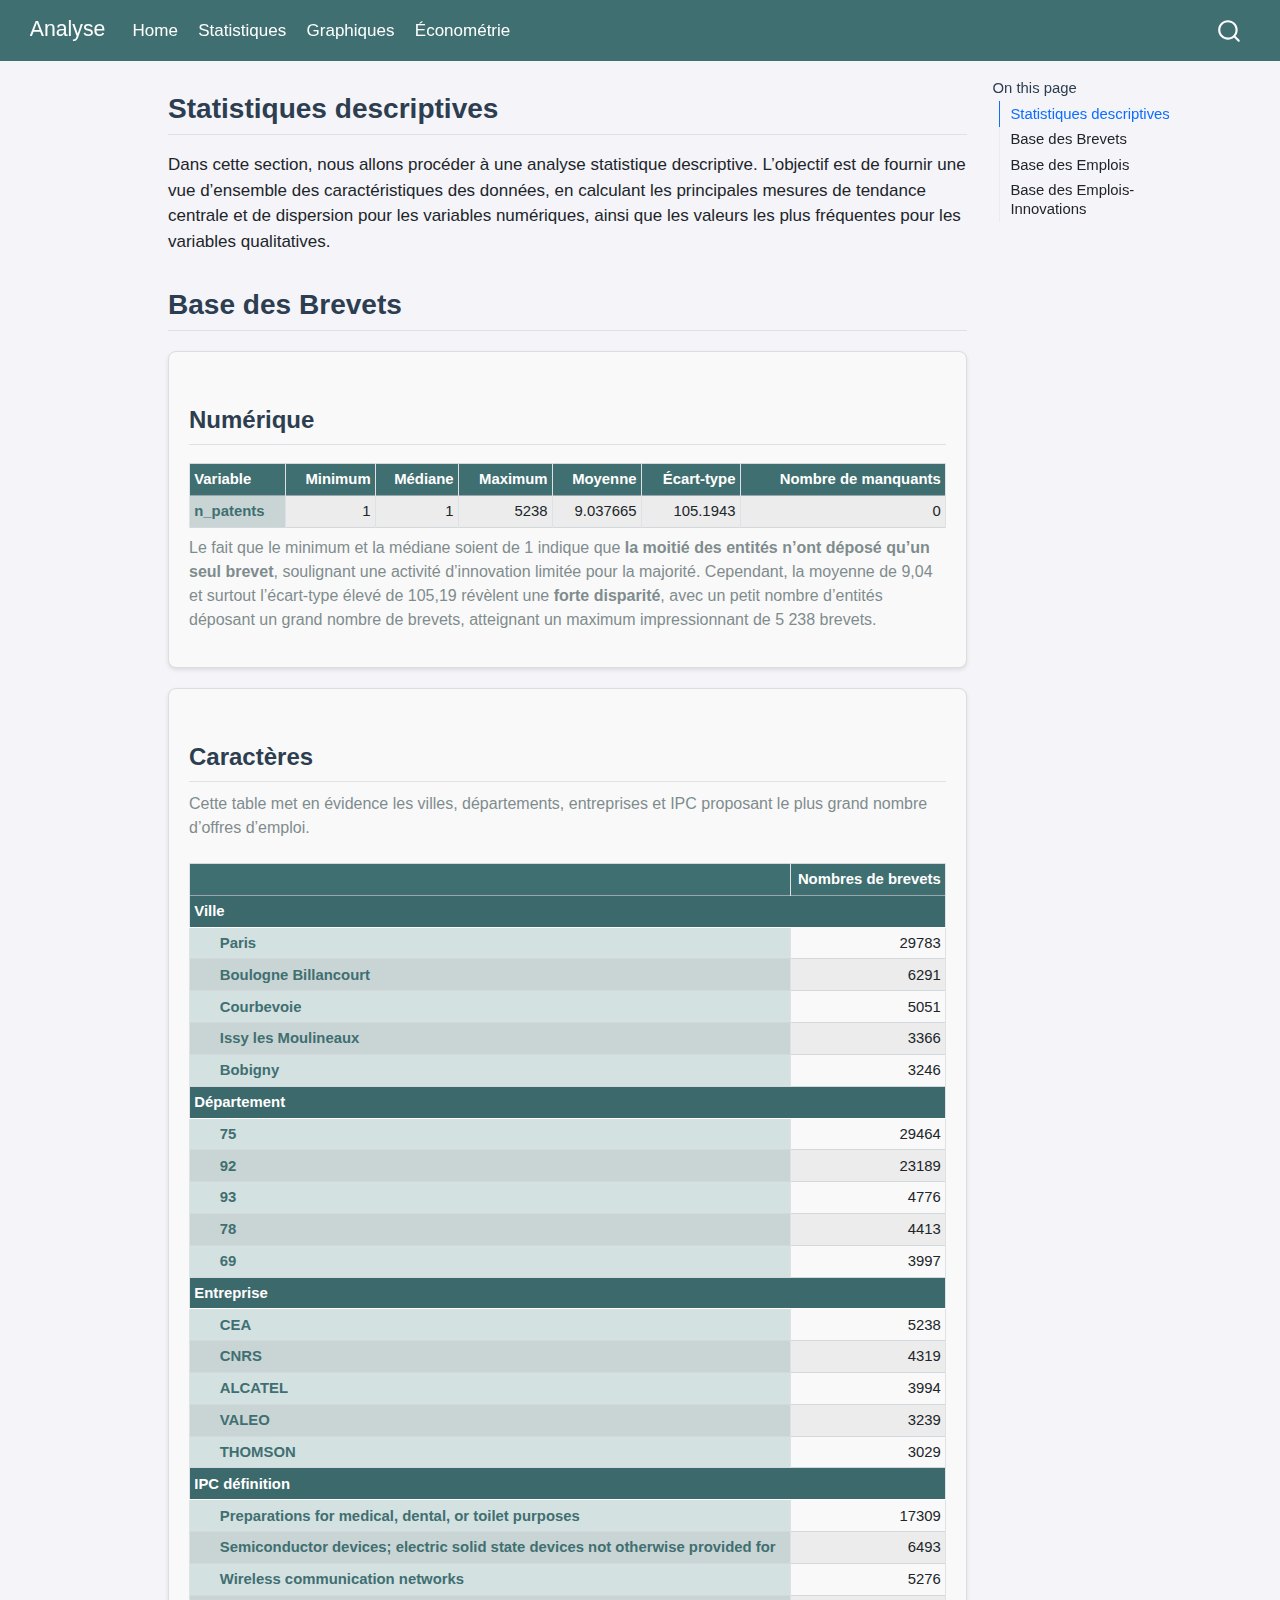
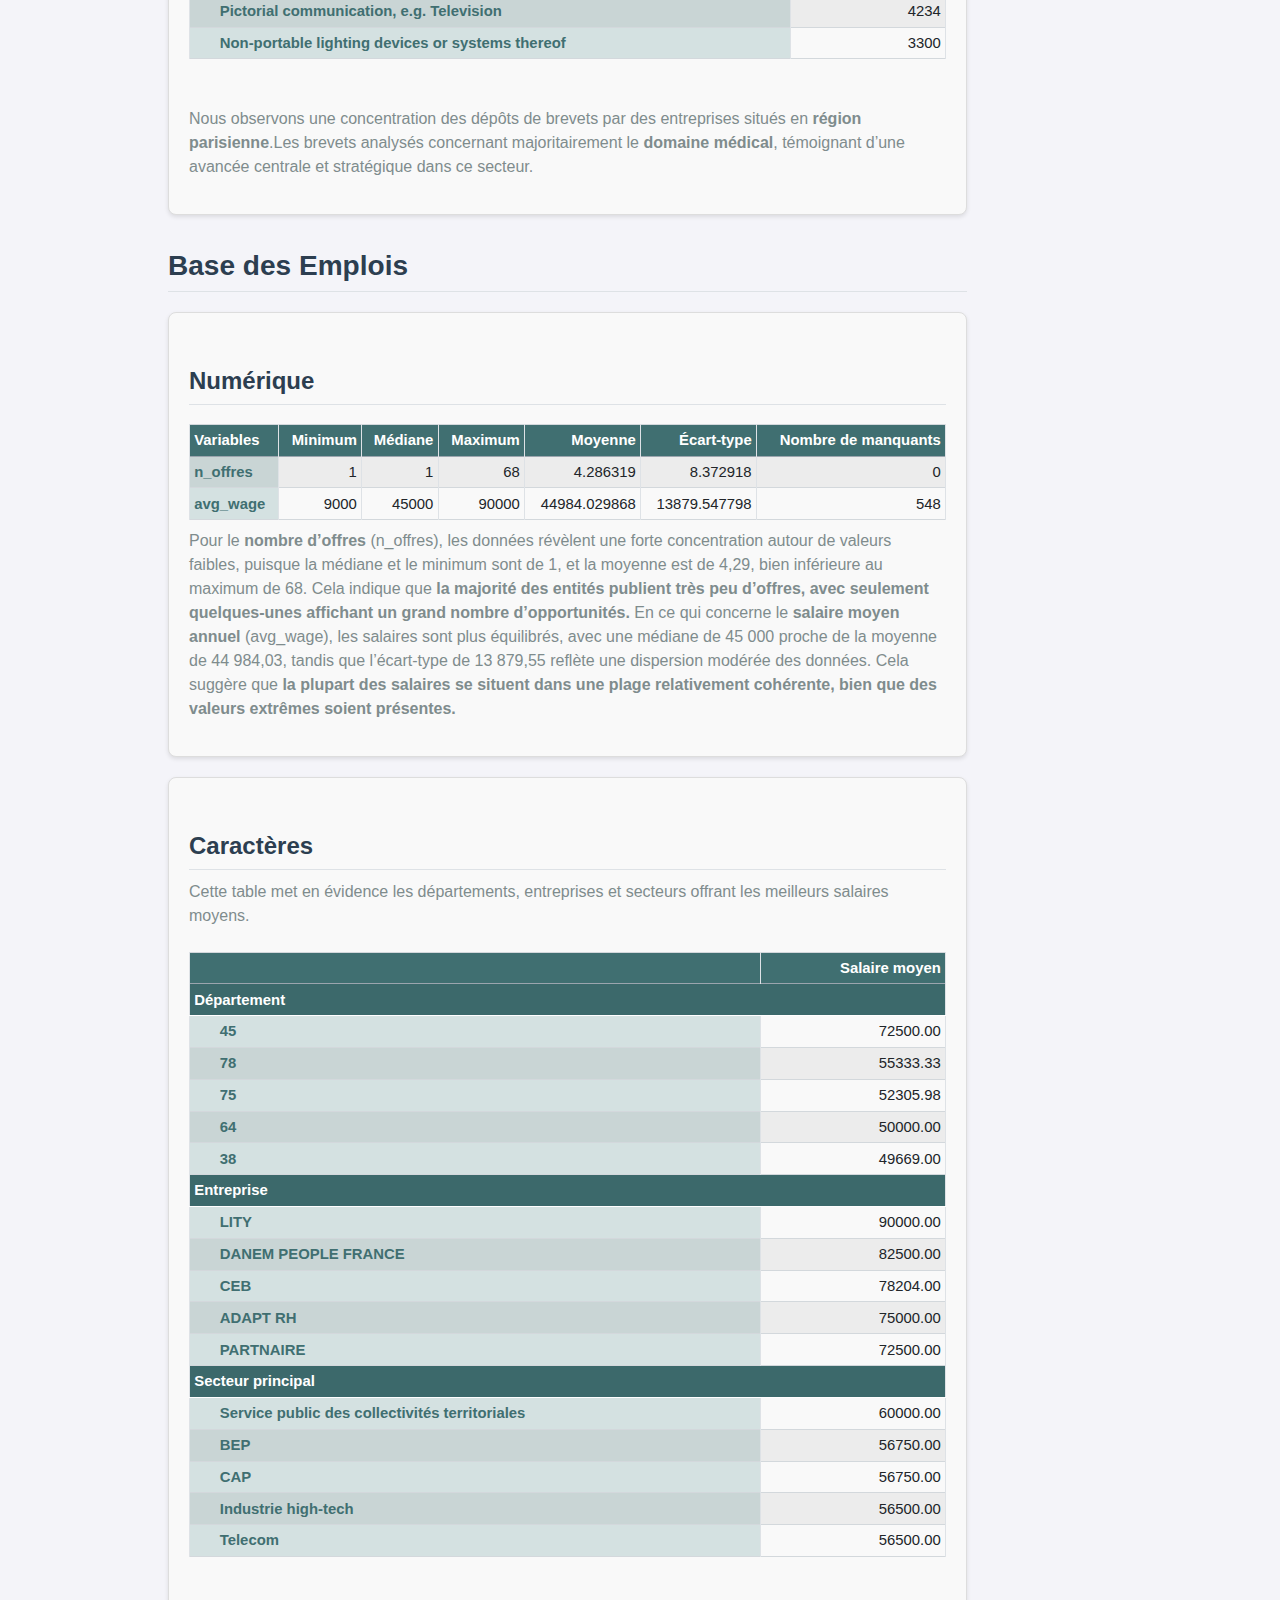
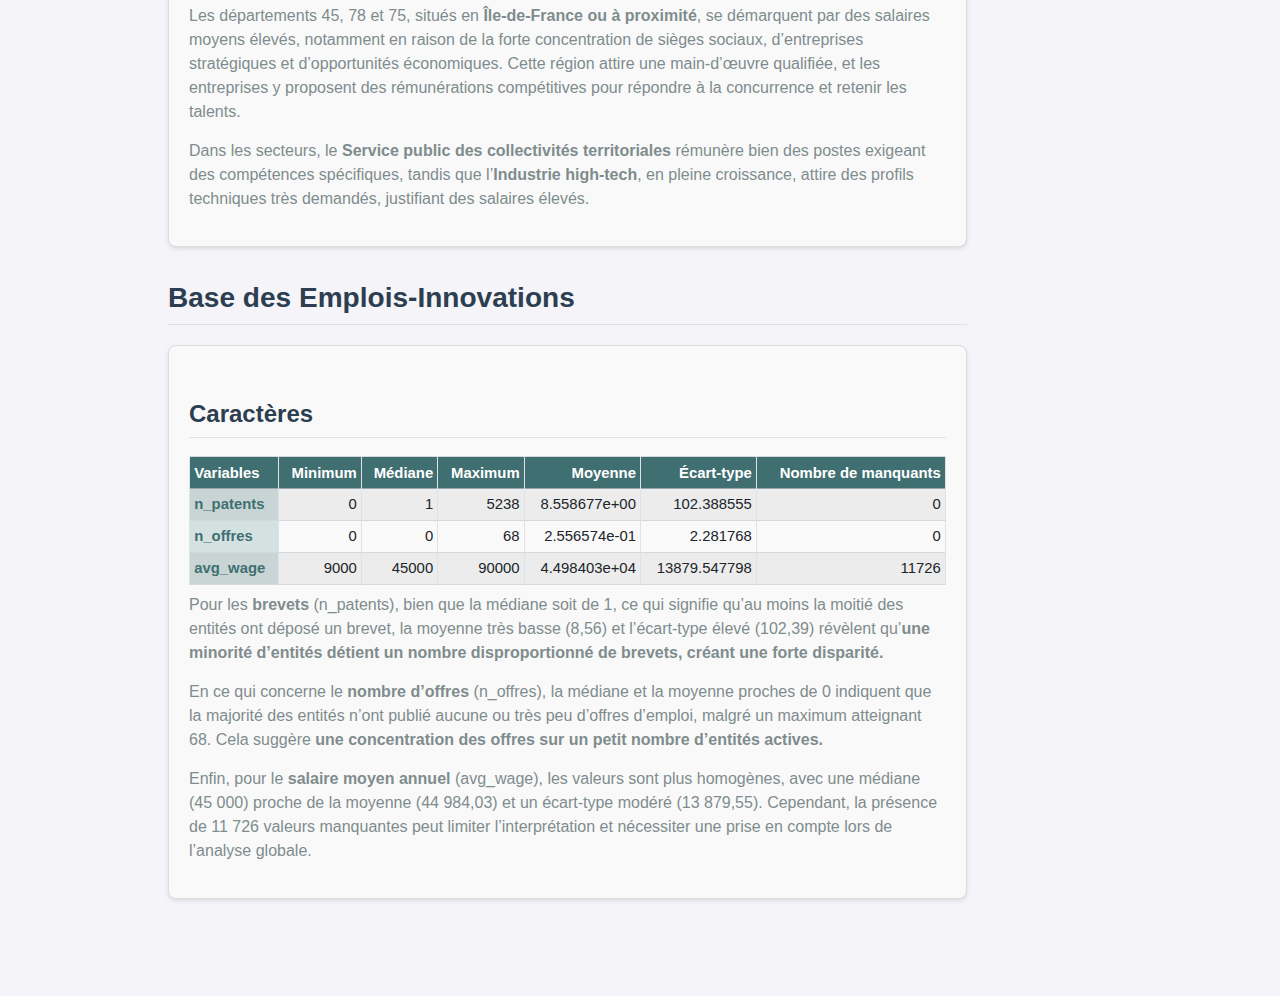
<file: docs/about.html>
<!DOCTYPE html>
<html xmlns="http://www.w3.org/1999/xhtml" lang="en" xml:lang="en"><head>

<meta charset="utf-8">
<meta name="generator" content="quarto-1.4.555">

<meta name="viewport" content="width=device-width, initial-scale=1.0, user-scalable=yes">


<title>Analyse</title>
<style>
code{white-space: pre-wrap;}
span.smallcaps{font-variant: small-caps;}
div.columns{display: flex; gap: min(4vw, 1.5em);}
div.column{flex: auto; overflow-x: auto;}
div.hanging-indent{margin-left: 1.5em; text-indent: -1.5em;}
ul.task-list{list-style: none;}
ul.task-list li input[type="checkbox"] {
  width: 0.8em;
  margin: 0 0.8em 0.2em -1em; /* quarto-specific, see https://github.com/quarto-dev/quarto-cli/issues/4556 */ 
  vertical-align: middle;
}
</style>


<script src="site_libs/quarto-nav/quarto-nav.js"></script>
<script src="site_libs/quarto-nav/headroom.min.js"></script>
<script src="site_libs/clipboard/clipboard.min.js"></script>
<script src="site_libs/quarto-search/autocomplete.umd.js"></script>
<script src="site_libs/quarto-search/fuse.min.js"></script>
<script src="site_libs/quarto-search/quarto-search.js"></script>
<meta name="quarto:offset" content="./">
<script src="site_libs/quarto-html/quarto.js"></script>
<script src="site_libs/quarto-html/popper.min.js"></script>
<script src="site_libs/quarto-html/tippy.umd.min.js"></script>
<script src="site_libs/quarto-html/anchor.min.js"></script>
<link href="site_libs/quarto-html/tippy.css" rel="stylesheet">
<link href="site_libs/quarto-html/quarto-syntax-highlighting.css" rel="stylesheet" id="quarto-text-highlighting-styles">
<script src="site_libs/bootstrap/bootstrap.min.js"></script>
<link href="site_libs/bootstrap/bootstrap-icons.css" rel="stylesheet">
<link href="site_libs/bootstrap/bootstrap.min.css" rel="stylesheet" id="quarto-bootstrap" data-mode="light">
<script id="quarto-search-options" type="application/json">{
  "location": "navbar",
  "copy-button": false,
  "collapse-after": 3,
  "panel-placement": "end",
  "type": "overlay",
  "limit": 50,
  "keyboard-shortcut": [
    "f",
    "/",
    "s"
  ],
  "show-item-context": false,
  "language": {
    "search-no-results-text": "No results",
    "search-matching-documents-text": "matching documents",
    "search-copy-link-title": "Copy link to search",
    "search-hide-matches-text": "Hide additional matches",
    "search-more-match-text": "more match in this document",
    "search-more-matches-text": "more matches in this document",
    "search-clear-button-title": "Clear",
    "search-text-placeholder": "",
    "search-detached-cancel-button-title": "Cancel",
    "search-submit-button-title": "Submit",
    "search-label": "Search"
  }
}</script>
<script src="site_libs/kePrint-0.0.1/kePrint.js"></script>

<link href="site_libs/lightable-0.0.1/lightable.css" rel="stylesheet">



<link rel="stylesheet" href="styles.css">
</head>

<body class="nav-fixed">

<div id="quarto-search-results"></div>
  <header id="quarto-header" class="headroom fixed-top">
    <nav class="navbar navbar-expand-lg " data-bs-theme="dark">
      <div class="navbar-container container-fluid">
      <div class="navbar-brand-container mx-auto">
    <a class="navbar-brand" href="./index.html">
    <span class="navbar-title">Analyse</span>
    </a>
  </div>
            <div id="quarto-search" class="" title="Search"></div>
          <button class="navbar-toggler" type="button" data-bs-toggle="collapse" data-bs-target="#navbarCollapse" aria-controls="navbarCollapse" aria-expanded="false" aria-label="Toggle navigation" onclick="if (window.quartoToggleHeadroom) { window.quartoToggleHeadroom(); }">
  <span class="navbar-toggler-icon"></span>
</button>
          <div class="collapse navbar-collapse" id="navbarCollapse">
            <ul class="navbar-nav navbar-nav-scroll me-auto">
  <li class="nav-item">
    <a class="nav-link" href="./index.html"> 
<span class="menu-text">Home</span></a>
  </li>  
  <li class="nav-item">
    <a class="nav-link active" href="./about.html" aria-current="page"> 
<span class="menu-text">Statistiques</span></a>
  </li>  
  <li class="nav-item">
    <a class="nav-link" href="./Graphs.html"> 
<span class="menu-text">Graphiques</span></a>
  </li>  
  <li class="nav-item">
    <a class="nav-link" href="./econometrics.html"> 
<span class="menu-text">Économétrie</span></a>
  </li>  
</ul>
          </div> <!-- /navcollapse -->
          <div class="quarto-navbar-tools">
</div>
      </div> <!-- /container-fluid -->
    </nav>
</header>
<!-- content -->
<div id="quarto-content" class="quarto-container page-columns page-rows-contents page-layout-article page-navbar">
<!-- sidebar -->
<!-- margin-sidebar -->
    <div id="quarto-margin-sidebar" class="sidebar margin-sidebar">
        <nav id="TOC" role="doc-toc" class="toc-active">
    <h2 id="toc-title">On this page</h2>
   
  <ul>
  <li><a href="#statistiques-descriptives" id="toc-statistiques-descriptives" class="nav-link active" data-scroll-target="#statistiques-descriptives">Statistiques descriptives</a></li>
  <li><a href="#base-des-brevets" id="toc-base-des-brevets" class="nav-link" data-scroll-target="#base-des-brevets">Base des Brevets</a></li>
  <li><a href="#base-des-emplois" id="toc-base-des-emplois" class="nav-link" data-scroll-target="#base-des-emplois">Base des Emplois</a></li>
  <li><a href="#base-des-emplois-innovations" id="toc-base-des-emplois-innovations" class="nav-link" data-scroll-target="#base-des-emplois-innovations">Base des Emplois-Innovations</a></li>
  </ul>
</nav>
    </div>
<!-- main -->
<main class="content" id="quarto-document-content">




<section id="statistiques-descriptives" class="level2">
<h2 class="anchored" data-anchor-id="statistiques-descriptives">Statistiques descriptives</h2>
<p>Dans cette section, nous allons procéder à une analyse statistique descriptive. L’objectif est de fournir une vue d’ensemble des caractéristiques des données, en calculant les principales mesures de tendance centrale et de dispersion pour les variables numériques, ainsi que les valeurs les plus fréquentes pour les variables qualitatives.</p>
</section>
<section id="base-des-brevets" class="level2">
<h2 class="anchored" data-anchor-id="base-des-brevets">Base des Brevets</h2>
<div class="graph-section">
<h2 class="anchored">
Numérique
</h2>
<div class="cell">
<div class="cell-output-display">
<div class="table-responsive">
<table class="table table-striped table-hover table-condensed table-bordered caption-top table-sm small" data-quarto-postprocess="true">
<thead>
<tr class="header">
<th data-quarto-table-cell-role="th" style="text-align: left; font-weight: bold; color: white !important; background-color: rgba(64, 111, 113, 255) !important;">Variable</th>
<th data-quarto-table-cell-role="th" style="text-align: right; font-weight: bold; color: white !important; background-color: rgba(64, 111, 113, 255) !important;">Minimum</th>
<th data-quarto-table-cell-role="th" style="text-align: right; font-weight: bold; color: white !important; background-color: rgba(64, 111, 113, 255) !important;">Médiane</th>
<th data-quarto-table-cell-role="th" style="text-align: right; font-weight: bold; color: white !important; background-color: rgba(64, 111, 113, 255) !important;">Maximum</th>
<th data-quarto-table-cell-role="th" style="text-align: right; font-weight: bold; color: white !important; background-color: rgba(64, 111, 113, 255) !important;">Moyenne</th>
<th data-quarto-table-cell-role="th" style="text-align: right; font-weight: bold; color: white !important; background-color: rgba(64, 111, 113, 255) !important;">Écart-type</th>
<th data-quarto-table-cell-role="th" style="text-align: right; font-weight: bold; color: white !important; background-color: rgba(64, 111, 113, 255) !important;">Nombre de manquants</th>
</tr>
</thead>
<tbody>
<tr class="odd">
<td style="text-align: left; font-weight: bold; color: rgba(64, 111, 113, 255) !important; background-color: rgba(212, 225, 225, 255) !important;">n_patents</td>
<td style="text-align: right;">1</td>
<td style="text-align: right;">1</td>
<td style="text-align: right;">5238</td>
<td style="text-align: right;">9.037665</td>
<td style="text-align: right;">105.1943</td>
<td style="text-align: right;">0</td>
</tr>
</tbody>
</table>
</div>


</div>
</div>
<p>Le fait que le minimum et la médiane soient de 1 indique que <strong>la moitié des entités n’ont déposé qu’un seul brevet</strong>, soulignant une activité d’innovation limitée pour la majorité. Cependant, la moyenne de 9,04 et surtout l’écart-type élevé de 105,19 révèlent une <strong>forte disparité</strong>, avec un petit nombre d’entités déposant un grand nombre de brevets, atteignant un maximum impressionnant de 5 238 brevets.</p>
</div>
<div class="graph-section">
<h2 class="anchored">
Caractères
</h2>
<p>Cette table met en évidence les villes, départements, entreprises et IPC proposant le plus grand nombre d’offres d’emploi.</p>
<div class="cell">
<div class="cell-output-display">
<div class="table-responsive">
<table class="table table-striped table-hover table-condensed table-bordered caption-top table-sm small" data-quarto-postprocess="true">
<thead>
<tr class="header">
<th data-quarto-table-cell-role="th" style="text-align: left; font-weight: bold; color: white !important; background-color: rgba(64, 111, 113, 255) !important;"></th>
<th data-quarto-table-cell-role="th" style="text-align: right; font-weight: bold; color: white !important; background-color: rgba(64, 111, 113, 255) !important;">Nombres de brevets</th>
</tr>
</thead>
<tbody>
<tr class="odd" data-grouplength="5">
<td colspan="2" style="border-bottom: 1px solid; color: white !important; background-color: rgba(64, 111, 113, 255) !important"><strong>Ville</strong></td>
</tr>
<tr class="even">
<td style="text-align: left; font-weight: bold; color: rgba(64, 111, 113, 255) !important; background-color: rgba(212, 225, 225, 255) !important; padding-left: 2em;" data-indentlevel="1">Paris</td>
<td style="text-align: right;">29783</td>
</tr>
<tr class="odd">
<td style="text-align: left; font-weight: bold; color: rgba(64, 111, 113, 255) !important; background-color: rgba(212, 225, 225, 255) !important; padding-left: 2em;" data-indentlevel="1">Boulogne Billancourt</td>
<td style="text-align: right;">6291</td>
</tr>
<tr class="even">
<td style="text-align: left; font-weight: bold; color: rgba(64, 111, 113, 255) !important; background-color: rgba(212, 225, 225, 255) !important; padding-left: 2em;" data-indentlevel="1">Courbevoie</td>
<td style="text-align: right;">5051</td>
</tr>
<tr class="odd">
<td style="text-align: left; font-weight: bold; color: rgba(64, 111, 113, 255) !important; background-color: rgba(212, 225, 225, 255) !important; padding-left: 2em;" data-indentlevel="1">Issy les Moulineaux</td>
<td style="text-align: right;">3366</td>
</tr>
<tr class="even">
<td style="text-align: left; font-weight: bold; color: rgba(64, 111, 113, 255) !important; background-color: rgba(212, 225, 225, 255) !important; padding-left: 2em;" data-indentlevel="1">Bobigny</td>
<td style="text-align: right;">3246</td>
</tr>
<tr class="odd" data-grouplength="5">
<td colspan="2" style="border-bottom: 1px solid; color: white !important; background-color: rgba(64, 111, 113, 255) !important"><strong>Département</strong></td>
</tr>
<tr class="even">
<td style="text-align: left; font-weight: bold; color: rgba(64, 111, 113, 255) !important; background-color: rgba(212, 225, 225, 255) !important; padding-left: 2em;" data-indentlevel="1">75</td>
<td style="text-align: right;">29464</td>
</tr>
<tr class="odd">
<td style="text-align: left; font-weight: bold; color: rgba(64, 111, 113, 255) !important; background-color: rgba(212, 225, 225, 255) !important; padding-left: 2em;" data-indentlevel="1">92</td>
<td style="text-align: right;">23189</td>
</tr>
<tr class="even">
<td style="text-align: left; font-weight: bold; color: rgba(64, 111, 113, 255) !important; background-color: rgba(212, 225, 225, 255) !important; padding-left: 2em;" data-indentlevel="1">93</td>
<td style="text-align: right;">4776</td>
</tr>
<tr class="odd">
<td style="text-align: left; font-weight: bold; color: rgba(64, 111, 113, 255) !important; background-color: rgba(212, 225, 225, 255) !important; padding-left: 2em;" data-indentlevel="1">78</td>
<td style="text-align: right;">4413</td>
</tr>
<tr class="even">
<td style="text-align: left; font-weight: bold; color: rgba(64, 111, 113, 255) !important; background-color: rgba(212, 225, 225, 255) !important; padding-left: 2em;" data-indentlevel="1">69</td>
<td style="text-align: right;">3997</td>
</tr>
<tr class="odd" data-grouplength="5">
<td colspan="2" style="border-bottom: 1px solid; color: white !important; background-color: rgba(64, 111, 113, 255) !important"><strong>Entreprise</strong></td>
</tr>
<tr class="even">
<td style="text-align: left; font-weight: bold; color: rgba(64, 111, 113, 255) !important; background-color: rgba(212, 225, 225, 255) !important; padding-left: 2em;" data-indentlevel="1">CEA</td>
<td style="text-align: right;">5238</td>
</tr>
<tr class="odd">
<td style="text-align: left; font-weight: bold; color: rgba(64, 111, 113, 255) !important; background-color: rgba(212, 225, 225, 255) !important; padding-left: 2em;" data-indentlevel="1">CNRS</td>
<td style="text-align: right;">4319</td>
</tr>
<tr class="even">
<td style="text-align: left; font-weight: bold; color: rgba(64, 111, 113, 255) !important; background-color: rgba(212, 225, 225, 255) !important; padding-left: 2em;" data-indentlevel="1">ALCATEL</td>
<td style="text-align: right;">3994</td>
</tr>
<tr class="odd">
<td style="text-align: left; font-weight: bold; color: rgba(64, 111, 113, 255) !important; background-color: rgba(212, 225, 225, 255) !important; padding-left: 2em;" data-indentlevel="1">VALEO</td>
<td style="text-align: right;">3239</td>
</tr>
<tr class="even">
<td style="text-align: left; font-weight: bold; color: rgba(64, 111, 113, 255) !important; background-color: rgba(212, 225, 225, 255) !important; padding-left: 2em;" data-indentlevel="1">THOMSON</td>
<td style="text-align: right;">3029</td>
</tr>
<tr class="odd" data-grouplength="5">
<td colspan="2" style="border-bottom: 1px solid; color: white !important; background-color: rgba(64, 111, 113, 255) !important"><strong>IPC définition</strong></td>
</tr>
<tr class="even">
<td style="text-align: left; font-weight: bold; color: rgba(64, 111, 113, 255) !important; background-color: rgba(212, 225, 225, 255) !important; padding-left: 2em;" data-indentlevel="1">Preparations for medical, dental, or toilet purposes</td>
<td style="text-align: right;">17309</td>
</tr>
<tr class="odd">
<td style="text-align: left; font-weight: bold; color: rgba(64, 111, 113, 255) !important; background-color: rgba(212, 225, 225, 255) !important; padding-left: 2em;" data-indentlevel="1">Semiconductor devices; electric solid state devices not otherwise provided for</td>
<td style="text-align: right;">6493</td>
</tr>
<tr class="even">
<td style="text-align: left; font-weight: bold; color: rgba(64, 111, 113, 255) !important; background-color: rgba(212, 225, 225, 255) !important; padding-left: 2em;" data-indentlevel="1">Wireless communication networks</td>
<td style="text-align: right;">5276</td>
</tr>
<tr class="odd">
<td style="text-align: left; font-weight: bold; color: rgba(64, 111, 113, 255) !important; background-color: rgba(212, 225, 225, 255) !important; padding-left: 2em;" data-indentlevel="1">Pictorial communication, e.g. Television</td>
<td style="text-align: right;">4234</td>
</tr>
<tr class="even">
<td style="text-align: left; font-weight: bold; color: rgba(64, 111, 113, 255) !important; background-color: rgba(212, 225, 225, 255) !important; padding-left: 2em;" data-indentlevel="1">Non-portable lighting devices or systems thereof</td>
<td style="text-align: right;">3300</td>
</tr>
</tbody>
</table>
</div>


</div>
</div>
<p><br></p>
<p>Nous observons une concentration des dépôts de brevets par des entreprises situés en <strong>région parisienne</strong>.Les brevets analysés concernant majoritairement le <strong>domaine médical</strong>, témoignant d’une avancée centrale et stratégique dans ce secteur.</p>
</div>
</section>
<section id="base-des-emplois" class="level2">
<h2 class="anchored" data-anchor-id="base-des-emplois">Base des Emplois</h2>
<div class="graph-section">
<h2 class="anchored">
Numérique
</h2>
<div class="cell">
<div class="cell-output-display">
<div class="table-responsive">
<table class="table table-striped table-hover table-condensed table-bordered caption-top table-sm small" data-quarto-postprocess="true">
<thead>
<tr class="header">
<th data-quarto-table-cell-role="th" style="text-align: left; font-weight: bold; color: white !important; background-color: rgba(64, 111, 113, 255) !important;">Variables</th>
<th data-quarto-table-cell-role="th" style="text-align: right; font-weight: bold; color: white !important; background-color: rgba(64, 111, 113, 255) !important;">Minimum</th>
<th data-quarto-table-cell-role="th" style="text-align: right; font-weight: bold; color: white !important; background-color: rgba(64, 111, 113, 255) !important;">Médiane</th>
<th data-quarto-table-cell-role="th" style="text-align: right; font-weight: bold; color: white !important; background-color: rgba(64, 111, 113, 255) !important;">Maximum</th>
<th data-quarto-table-cell-role="th" style="text-align: right; font-weight: bold; color: white !important; background-color: rgba(64, 111, 113, 255) !important;">Moyenne</th>
<th data-quarto-table-cell-role="th" style="text-align: right; font-weight: bold; color: white !important; background-color: rgba(64, 111, 113, 255) !important;">Écart-type</th>
<th data-quarto-table-cell-role="th" style="text-align: right; font-weight: bold; color: white !important; background-color: rgba(64, 111, 113, 255) !important;">Nombre de manquants</th>
</tr>
</thead>
<tbody>
<tr class="odd">
<td style="text-align: left; font-weight: bold; color: rgba(64, 111, 113, 255) !important; background-color: rgba(212, 225, 225, 255) !important;">n_offres</td>
<td style="text-align: right;">1</td>
<td style="text-align: right;">1</td>
<td style="text-align: right;">68</td>
<td style="text-align: right;">4.286319</td>
<td style="text-align: right;">8.372918</td>
<td style="text-align: right;">0</td>
</tr>
<tr class="even">
<td style="text-align: left; font-weight: bold; color: rgba(64, 111, 113, 255) !important; background-color: rgba(212, 225, 225, 255) !important;">avg_wage</td>
<td style="text-align: right;">9000</td>
<td style="text-align: right;">45000</td>
<td style="text-align: right;">90000</td>
<td style="text-align: right;">44984.029868</td>
<td style="text-align: right;">13879.547798</td>
<td style="text-align: right;">548</td>
</tr>
</tbody>
</table>
</div>


</div>
</div>
<p>Pour le <strong>nombre d’offres</strong> (n_offres), les données révèlent une forte concentration autour de valeurs faibles, puisque la médiane et le minimum sont de 1, et la moyenne est de 4,29, bien inférieure au maximum de 68. Cela indique que <strong>la majorité des entités publient très peu d’offres, avec seulement quelques-unes affichant un grand nombre d’opportunités.</strong> En ce qui concerne le <strong>salaire moyen annuel</strong> (avg_wage), les salaires sont plus équilibrés, avec une médiane de 45 000 proche de la moyenne de 44 984,03, tandis que l’écart-type de 13 879,55 reflète une dispersion modérée des données. Cela suggère que <strong>la plupart des salaires se situent dans une plage relativement cohérente, bien que des valeurs extrêmes soient présentes.</strong></p>
</div>
<div class="graph-section">
<h2 class="anchored">
Caractères
</h2>
<p>Cette table met en évidence les départements, entreprises et secteurs offrant les meilleurs salaires moyens.</p>
<div class="cell">
<div class="cell-output-display">
<div class="table-responsive">
<table class="table table-striped table-hover table-condensed table-bordered caption-top table-sm small" data-quarto-postprocess="true">
<thead>
<tr class="header">
<th data-quarto-table-cell-role="th" style="text-align: left; font-weight: bold; color: white !important; background-color: rgba(64, 111, 113, 255) !important;"></th>
<th data-quarto-table-cell-role="th" style="text-align: right; font-weight: bold; color: white !important; background-color: rgba(64, 111, 113, 255) !important;">Salaire moyen</th>
</tr>
</thead>
<tbody>
<tr class="odd" data-grouplength="5">
<td colspan="2" style="border-bottom: 1px solid; color: white !important; background-color: rgba(64, 111, 113, 255) !important"><strong>Département</strong></td>
</tr>
<tr class="even">
<td style="text-align: left; font-weight: bold; color: rgba(64, 111, 113, 255) !important; background-color: rgba(212, 225, 225, 255) !important; padding-left: 2em;" data-indentlevel="1">45</td>
<td style="text-align: right;">72500.00</td>
</tr>
<tr class="odd">
<td style="text-align: left; font-weight: bold; color: rgba(64, 111, 113, 255) !important; background-color: rgba(212, 225, 225, 255) !important; padding-left: 2em;" data-indentlevel="1">78</td>
<td style="text-align: right;">55333.33</td>
</tr>
<tr class="even">
<td style="text-align: left; font-weight: bold; color: rgba(64, 111, 113, 255) !important; background-color: rgba(212, 225, 225, 255) !important; padding-left: 2em;" data-indentlevel="1">75</td>
<td style="text-align: right;">52305.98</td>
</tr>
<tr class="odd">
<td style="text-align: left; font-weight: bold; color: rgba(64, 111, 113, 255) !important; background-color: rgba(212, 225, 225, 255) !important; padding-left: 2em;" data-indentlevel="1">64</td>
<td style="text-align: right;">50000.00</td>
</tr>
<tr class="even">
<td style="text-align: left; font-weight: bold; color: rgba(64, 111, 113, 255) !important; background-color: rgba(212, 225, 225, 255) !important; padding-left: 2em;" data-indentlevel="1">38</td>
<td style="text-align: right;">49669.00</td>
</tr>
<tr class="odd" data-grouplength="5">
<td colspan="2" style="border-bottom: 1px solid; color: white !important; background-color: rgba(64, 111, 113, 255) !important"><strong>Entreprise</strong></td>
</tr>
<tr class="even">
<td style="text-align: left; font-weight: bold; color: rgba(64, 111, 113, 255) !important; background-color: rgba(212, 225, 225, 255) !important; padding-left: 2em;" data-indentlevel="1">LITY</td>
<td style="text-align: right;">90000.00</td>
</tr>
<tr class="odd">
<td style="text-align: left; font-weight: bold; color: rgba(64, 111, 113, 255) !important; background-color: rgba(212, 225, 225, 255) !important; padding-left: 2em;" data-indentlevel="1">DANEM PEOPLE FRANCE</td>
<td style="text-align: right;">82500.00</td>
</tr>
<tr class="even">
<td style="text-align: left; font-weight: bold; color: rgba(64, 111, 113, 255) !important; background-color: rgba(212, 225, 225, 255) !important; padding-left: 2em;" data-indentlevel="1">CEB</td>
<td style="text-align: right;">78204.00</td>
</tr>
<tr class="odd">
<td style="text-align: left; font-weight: bold; color: rgba(64, 111, 113, 255) !important; background-color: rgba(212, 225, 225, 255) !important; padding-left: 2em;" data-indentlevel="1">ADAPT RH</td>
<td style="text-align: right;">75000.00</td>
</tr>
<tr class="even">
<td style="text-align: left; font-weight: bold; color: rgba(64, 111, 113, 255) !important; background-color: rgba(212, 225, 225, 255) !important; padding-left: 2em;" data-indentlevel="1">PARTNAIRE</td>
<td style="text-align: right;">72500.00</td>
</tr>
<tr class="odd" data-grouplength="5">
<td colspan="2" style="border-bottom: 1px solid; color: white !important; background-color: rgba(64, 111, 113, 255) !important"><strong>Secteur principal</strong></td>
</tr>
<tr class="even">
<td style="text-align: left; font-weight: bold; color: rgba(64, 111, 113, 255) !important; background-color: rgba(212, 225, 225, 255) !important; padding-left: 2em;" data-indentlevel="1">Service public des collectivités territoriales</td>
<td style="text-align: right;">60000.00</td>
</tr>
<tr class="odd">
<td style="text-align: left; font-weight: bold; color: rgba(64, 111, 113, 255) !important; background-color: rgba(212, 225, 225, 255) !important; padding-left: 2em;" data-indentlevel="1">BEP</td>
<td style="text-align: right;">56750.00</td>
</tr>
<tr class="even">
<td style="text-align: left; font-weight: bold; color: rgba(64, 111, 113, 255) !important; background-color: rgba(212, 225, 225, 255) !important; padding-left: 2em;" data-indentlevel="1">CAP</td>
<td style="text-align: right;">56750.00</td>
</tr>
<tr class="odd">
<td style="text-align: left; font-weight: bold; color: rgba(64, 111, 113, 255) !important; background-color: rgba(212, 225, 225, 255) !important; padding-left: 2em;" data-indentlevel="1">Industrie high-tech</td>
<td style="text-align: right;">56500.00</td>
</tr>
<tr class="even">
<td style="text-align: left; font-weight: bold; color: rgba(64, 111, 113, 255) !important; background-color: rgba(212, 225, 225, 255) !important; padding-left: 2em;" data-indentlevel="1">Telecom</td>
<td style="text-align: right;">56500.00</td>
</tr>
</tbody>
</table>
</div>


</div>
</div>
<p><br></p>
<p>Les départements 45, 78 et 75, situés en <strong>Île-de-France ou à proximité</strong>, se démarquent par des salaires moyens élevés, notamment en raison de la forte concentration de sièges sociaux, d’entreprises stratégiques et d’opportunités économiques. Cette région attire une main-d’œuvre qualifiée, et les entreprises y proposent des rémunérations compétitives pour répondre à la concurrence et retenir les talents.</p>
<p>Dans les secteurs, le <strong>Service public des collectivités territoriales</strong> rémunère bien des postes exigeant des compétences spécifiques, tandis que l’<strong>Industrie high-tech</strong>, en pleine croissance, attire des profils techniques très demandés, justifiant des salaires&nbsp;élevés.</p>
</div>
</section>
<section id="base-des-emplois-innovations" class="level2">
<h2 class="anchored" data-anchor-id="base-des-emplois-innovations">Base des Emplois-Innovations</h2>
<div class="graph-section">
<h2 class="anchored">
Caractères
</h2>
<div class="cell">
<div class="cell-output-display">
<div class="table-responsive">
<table class="table table-striped table-hover table-condensed table-bordered caption-top table-sm small" data-quarto-postprocess="true">
<thead>
<tr class="header">
<th data-quarto-table-cell-role="th" style="text-align: left; font-weight: bold; color: white !important; background-color: rgba(64, 111, 113, 255) !important;">Variables</th>
<th data-quarto-table-cell-role="th" style="text-align: right; font-weight: bold; color: white !important; background-color: rgba(64, 111, 113, 255) !important;">Minimum</th>
<th data-quarto-table-cell-role="th" style="text-align: right; font-weight: bold; color: white !important; background-color: rgba(64, 111, 113, 255) !important;">Médiane</th>
<th data-quarto-table-cell-role="th" style="text-align: right; font-weight: bold; color: white !important; background-color: rgba(64, 111, 113, 255) !important;">Maximum</th>
<th data-quarto-table-cell-role="th" style="text-align: right; font-weight: bold; color: white !important; background-color: rgba(64, 111, 113, 255) !important;">Moyenne</th>
<th data-quarto-table-cell-role="th" style="text-align: right; font-weight: bold; color: white !important; background-color: rgba(64, 111, 113, 255) !important;">Écart-type</th>
<th data-quarto-table-cell-role="th" style="text-align: right; font-weight: bold; color: white !important; background-color: rgba(64, 111, 113, 255) !important;">Nombre de manquants</th>
</tr>
</thead>
<tbody>
<tr class="odd">
<td style="text-align: left; font-weight: bold; color: rgba(64, 111, 113, 255) !important; background-color: rgba(212, 225, 225, 255) !important;">n_patents</td>
<td style="text-align: right;">0</td>
<td style="text-align: right;">1</td>
<td style="text-align: right;">5238</td>
<td style="text-align: right;">8.558677e+00</td>
<td style="text-align: right;">102.388555</td>
<td style="text-align: right;">0</td>
</tr>
<tr class="even">
<td style="text-align: left; font-weight: bold; color: rgba(64, 111, 113, 255) !important; background-color: rgba(212, 225, 225, 255) !important;">n_offres</td>
<td style="text-align: right;">0</td>
<td style="text-align: right;">0</td>
<td style="text-align: right;">68</td>
<td style="text-align: right;">2.556574e-01</td>
<td style="text-align: right;">2.281768</td>
<td style="text-align: right;">0</td>
</tr>
<tr class="odd">
<td style="text-align: left; font-weight: bold; color: rgba(64, 111, 113, 255) !important; background-color: rgba(212, 225, 225, 255) !important;">avg_wage</td>
<td style="text-align: right;">9000</td>
<td style="text-align: right;">45000</td>
<td style="text-align: right;">90000</td>
<td style="text-align: right;">4.498403e+04</td>
<td style="text-align: right;">13879.547798</td>
<td style="text-align: right;">11726</td>
</tr>
</tbody>
</table>
</div>


</div>
</div>
<p>Pour les <strong>brevets</strong> (n_patents), bien que la médiane soit de 1, ce qui signifie qu’au moins la moitié des entités ont déposé un brevet, la moyenne très basse (8,56) et l’écart-type élevé (102,39) révèlent qu’<strong>une minorité d’entités détient un nombre disproportionné de brevets, créant une forte disparité.</strong></p>
<p>En ce qui concerne le <strong>nombre d’offres</strong> (n_offres), la médiane et la moyenne proches de 0 indiquent que la majorité des entités n’ont publié aucune ou très peu d’offres d’emploi, malgré un maximum atteignant 68. Cela suggère <strong>une concentration des offres sur un petit nombre d’entités actives.</strong></p>
<p>Enfin, pour le <strong>salaire moyen annuel</strong> (avg_wage), les valeurs sont plus homogènes, avec une médiane (45 000) proche de la moyenne (44 984,03) et un écart-type modéré (13 879,55). Cependant, la présence de 11 726 valeurs manquantes peut limiter l’interprétation et nécessiter une prise en compte lors de l’analyse globale.</p>
</div>


</section>

</main> <!-- /main -->
<script id="quarto-html-after-body" type="application/javascript">
window.document.addEventListener("DOMContentLoaded", function (event) {
  const toggleBodyColorMode = (bsSheetEl) => {
    const mode = bsSheetEl.getAttribute("data-mode");
    const bodyEl = window.document.querySelector("body");
    if (mode === "dark") {
      bodyEl.classList.add("quarto-dark");
      bodyEl.classList.remove("quarto-light");
    } else {
      bodyEl.classList.add("quarto-light");
      bodyEl.classList.remove("quarto-dark");
    }
  }
  const toggleBodyColorPrimary = () => {
    const bsSheetEl = window.document.querySelector("link#quarto-bootstrap");
    if (bsSheetEl) {
      toggleBodyColorMode(bsSheetEl);
    }
  }
  toggleBodyColorPrimary();  
  const icon = "";
  const anchorJS = new window.AnchorJS();
  anchorJS.options = {
    placement: 'right',
    icon: icon
  };
  anchorJS.add('.anchored');
  const isCodeAnnotation = (el) => {
    for (const clz of el.classList) {
      if (clz.startsWith('code-annotation-')) {                     
        return true;
      }
    }
    return false;
  }
  const clipboard = new window.ClipboardJS('.code-copy-button', {
    text: function(trigger) {
      const codeEl = trigger.previousElementSibling.cloneNode(true);
      for (const childEl of codeEl.children) {
        if (isCodeAnnotation(childEl)) {
          childEl.remove();
        }
      }
      return codeEl.innerText;
    }
  });
  clipboard.on('success', function(e) {
    // button target
    const button = e.trigger;
    // don't keep focus
    button.blur();
    // flash "checked"
    button.classList.add('code-copy-button-checked');
    var currentTitle = button.getAttribute("title");
    button.setAttribute("title", "Copied!");
    let tooltip;
    if (window.bootstrap) {
      button.setAttribute("data-bs-toggle", "tooltip");
      button.setAttribute("data-bs-placement", "left");
      button.setAttribute("data-bs-title", "Copied!");
      tooltip = new bootstrap.Tooltip(button, 
        { trigger: "manual", 
          customClass: "code-copy-button-tooltip",
          offset: [0, -8]});
      tooltip.show();    
    }
    setTimeout(function() {
      if (tooltip) {
        tooltip.hide();
        button.removeAttribute("data-bs-title");
        button.removeAttribute("data-bs-toggle");
        button.removeAttribute("data-bs-placement");
      }
      button.setAttribute("title", currentTitle);
      button.classList.remove('code-copy-button-checked');
    }, 1000);
    // clear code selection
    e.clearSelection();
  });
    var localhostRegex = new RegExp(/^(?:http|https):\/\/localhost\:?[0-9]*\//);
    var mailtoRegex = new RegExp(/^mailto:/);
      var filterRegex = new RegExp('/' + window.location.host + '/');
    var isInternal = (href) => {
        return filterRegex.test(href) || localhostRegex.test(href) || mailtoRegex.test(href);
    }
    // Inspect non-navigation links and adorn them if external
 	var links = window.document.querySelectorAll('a[href]:not(.nav-link):not(.navbar-brand):not(.toc-action):not(.sidebar-link):not(.sidebar-item-toggle):not(.pagination-link):not(.no-external):not([aria-hidden]):not(.dropdown-item):not(.quarto-navigation-tool)');
    for (var i=0; i<links.length; i++) {
      const link = links[i];
      if (!isInternal(link.href)) {
        // undo the damage that might have been done by quarto-nav.js in the case of
        // links that we want to consider external
        if (link.dataset.originalHref !== undefined) {
          link.href = link.dataset.originalHref;
        }
      }
    }
  function tippyHover(el, contentFn, onTriggerFn, onUntriggerFn) {
    const config = {
      allowHTML: true,
      maxWidth: 500,
      delay: 100,
      arrow: false,
      appendTo: function(el) {
          return el.parentElement;
      },
      interactive: true,
      interactiveBorder: 10,
      theme: 'quarto',
      placement: 'bottom-start',
    };
    if (contentFn) {
      config.content = contentFn;
    }
    if (onTriggerFn) {
      config.onTrigger = onTriggerFn;
    }
    if (onUntriggerFn) {
      config.onUntrigger = onUntriggerFn;
    }
    window.tippy(el, config); 
  }
  const noterefs = window.document.querySelectorAll('a[role="doc-noteref"]');
  for (var i=0; i<noterefs.length; i++) {
    const ref = noterefs[i];
    tippyHover(ref, function() {
      // use id or data attribute instead here
      let href = ref.getAttribute('data-footnote-href') || ref.getAttribute('href');
      try { href = new URL(href).hash; } catch {}
      const id = href.replace(/^#\/?/, "");
      const note = window.document.getElementById(id);
      if (note) {
        return note.innerHTML;
      } else {
        return "";
      }
    });
  }
  const xrefs = window.document.querySelectorAll('a.quarto-xref');
  const processXRef = (id, note) => {
    // Strip column container classes
    const stripColumnClz = (el) => {
      el.classList.remove("page-full", "page-columns");
      if (el.children) {
        for (const child of el.children) {
          stripColumnClz(child);
        }
      }
    }
    stripColumnClz(note)
    if (id === null || id.startsWith('sec-')) {
      // Special case sections, only their first couple elements
      const container = document.createElement("div");
      if (note.children && note.children.length > 2) {
        container.appendChild(note.children[0].cloneNode(true));
        for (let i = 1; i < note.children.length; i++) {
          const child = note.children[i];
          if (child.tagName === "P" && child.innerText === "") {
            continue;
          } else {
            container.appendChild(child.cloneNode(true));
            break;
          }
        }
        if (window.Quarto?.typesetMath) {
          window.Quarto.typesetMath(container);
        }
        return container.innerHTML
      } else {
        if (window.Quarto?.typesetMath) {
          window.Quarto.typesetMath(note);
        }
        return note.innerHTML;
      }
    } else {
      // Remove any anchor links if they are present
      const anchorLink = note.querySelector('a.anchorjs-link');
      if (anchorLink) {
        anchorLink.remove();
      }
      if (window.Quarto?.typesetMath) {
        window.Quarto.typesetMath(note);
      }
      // TODO in 1.5, we should make sure this works without a callout special case
      if (note.classList.contains("callout")) {
        return note.outerHTML;
      } else {
        return note.innerHTML;
      }
    }
  }
  for (var i=0; i<xrefs.length; i++) {
    const xref = xrefs[i];
    tippyHover(xref, undefined, function(instance) {
      instance.disable();
      let url = xref.getAttribute('href');
      let hash = undefined; 
      if (url.startsWith('#')) {
        hash = url;
      } else {
        try { hash = new URL(url).hash; } catch {}
      }
      if (hash) {
        const id = hash.replace(/^#\/?/, "");
        const note = window.document.getElementById(id);
        if (note !== null) {
          try {
            const html = processXRef(id, note.cloneNode(true));
            instance.setContent(html);
          } finally {
            instance.enable();
            instance.show();
          }
        } else {
          // See if we can fetch this
          fetch(url.split('#')[0])
          .then(res => res.text())
          .then(html => {
            const parser = new DOMParser();
            const htmlDoc = parser.parseFromString(html, "text/html");
            const note = htmlDoc.getElementById(id);
            if (note !== null) {
              const html = processXRef(id, note);
              instance.setContent(html);
            } 
          }).finally(() => {
            instance.enable();
            instance.show();
          });
        }
      } else {
        // See if we can fetch a full url (with no hash to target)
        // This is a special case and we should probably do some content thinning / targeting
        fetch(url)
        .then(res => res.text())
        .then(html => {
          const parser = new DOMParser();
          const htmlDoc = parser.parseFromString(html, "text/html");
          const note = htmlDoc.querySelector('main.content');
          if (note !== null) {
            // This should only happen for chapter cross references
            // (since there is no id in the URL)
            // remove the first header
            if (note.children.length > 0 && note.children[0].tagName === "HEADER") {
              note.children[0].remove();
            }
            const html = processXRef(null, note);
            instance.setContent(html);
          } 
        }).finally(() => {
          instance.enable();
          instance.show();
        });
      }
    }, function(instance) {
    });
  }
      let selectedAnnoteEl;
      const selectorForAnnotation = ( cell, annotation) => {
        let cellAttr = 'data-code-cell="' + cell + '"';
        let lineAttr = 'data-code-annotation="' +  annotation + '"';
        const selector = 'span[' + cellAttr + '][' + lineAttr + ']';
        return selector;
      }
      const selectCodeLines = (annoteEl) => {
        const doc = window.document;
        const targetCell = annoteEl.getAttribute("data-target-cell");
        const targetAnnotation = annoteEl.getAttribute("data-target-annotation");
        const annoteSpan = window.document.querySelector(selectorForAnnotation(targetCell, targetAnnotation));
        const lines = annoteSpan.getAttribute("data-code-lines").split(",");
        const lineIds = lines.map((line) => {
          return targetCell + "-" + line;
        })
        let top = null;
        let height = null;
        let parent = null;
        if (lineIds.length > 0) {
            //compute the position of the single el (top and bottom and make a div)
            const el = window.document.getElementById(lineIds[0]);
            top = el.offsetTop;
            height = el.offsetHeight;
            parent = el.parentElement.parentElement;
          if (lineIds.length > 1) {
            const lastEl = window.document.getElementById(lineIds[lineIds.length - 1]);
            const bottom = lastEl.offsetTop + lastEl.offsetHeight;
            height = bottom - top;
          }
          if (top !== null && height !== null && parent !== null) {
            // cook up a div (if necessary) and position it 
            let div = window.document.getElementById("code-annotation-line-highlight");
            if (div === null) {
              div = window.document.createElement("div");
              div.setAttribute("id", "code-annotation-line-highlight");
              div.style.position = 'absolute';
              parent.appendChild(div);
            }
            div.style.top = top - 2 + "px";
            div.style.height = height + 4 + "px";
            div.style.left = 0;
            let gutterDiv = window.document.getElementById("code-annotation-line-highlight-gutter");
            if (gutterDiv === null) {
              gutterDiv = window.document.createElement("div");
              gutterDiv.setAttribute("id", "code-annotation-line-highlight-gutter");
              gutterDiv.style.position = 'absolute';
              const codeCell = window.document.getElementById(targetCell);
              const gutter = codeCell.querySelector('.code-annotation-gutter');
              gutter.appendChild(gutterDiv);
            }
            gutterDiv.style.top = top - 2 + "px";
            gutterDiv.style.height = height + 4 + "px";
          }
          selectedAnnoteEl = annoteEl;
        }
      };
      const unselectCodeLines = () => {
        const elementsIds = ["code-annotation-line-highlight", "code-annotation-line-highlight-gutter"];
        elementsIds.forEach((elId) => {
          const div = window.document.getElementById(elId);
          if (div) {
            div.remove();
          }
        });
        selectedAnnoteEl = undefined;
      };
        // Handle positioning of the toggle
    window.addEventListener(
      "resize",
      throttle(() => {
        elRect = undefined;
        if (selectedAnnoteEl) {
          selectCodeLines(selectedAnnoteEl);
        }
      }, 10)
    );
    function throttle(fn, ms) {
    let throttle = false;
    let timer;
      return (...args) => {
        if(!throttle) { // first call gets through
            fn.apply(this, args);
            throttle = true;
        } else { // all the others get throttled
            if(timer) clearTimeout(timer); // cancel #2
            timer = setTimeout(() => {
              fn.apply(this, args);
              timer = throttle = false;
            }, ms);
        }
      };
    }
      // Attach click handler to the DT
      const annoteDls = window.document.querySelectorAll('dt[data-target-cell]');
      for (const annoteDlNode of annoteDls) {
        annoteDlNode.addEventListener('click', (event) => {
          const clickedEl = event.target;
          if (clickedEl !== selectedAnnoteEl) {
            unselectCodeLines();
            const activeEl = window.document.querySelector('dt[data-target-cell].code-annotation-active');
            if (activeEl) {
              activeEl.classList.remove('code-annotation-active');
            }
            selectCodeLines(clickedEl);
            clickedEl.classList.add('code-annotation-active');
          } else {
            // Unselect the line
            unselectCodeLines();
            clickedEl.classList.remove('code-annotation-active');
          }
        });
      }
  const findCites = (el) => {
    const parentEl = el.parentElement;
    if (parentEl) {
      const cites = parentEl.dataset.cites;
      if (cites) {
        return {
          el,
          cites: cites.split(' ')
        };
      } else {
        return findCites(el.parentElement)
      }
    } else {
      return undefined;
    }
  };
  var bibliorefs = window.document.querySelectorAll('a[role="doc-biblioref"]');
  for (var i=0; i<bibliorefs.length; i++) {
    const ref = bibliorefs[i];
    const citeInfo = findCites(ref);
    if (citeInfo) {
      tippyHover(citeInfo.el, function() {
        var popup = window.document.createElement('div');
        citeInfo.cites.forEach(function(cite) {
          var citeDiv = window.document.createElement('div');
          citeDiv.classList.add('hanging-indent');
          citeDiv.classList.add('csl-entry');
          var biblioDiv = window.document.getElementById('ref-' + cite);
          if (biblioDiv) {
            citeDiv.innerHTML = biblioDiv.innerHTML;
          }
          popup.appendChild(citeDiv);
        });
        return popup.innerHTML;
      });
    }
  }
});
</script>
</div> <!-- /content -->




</body></html>
</file>
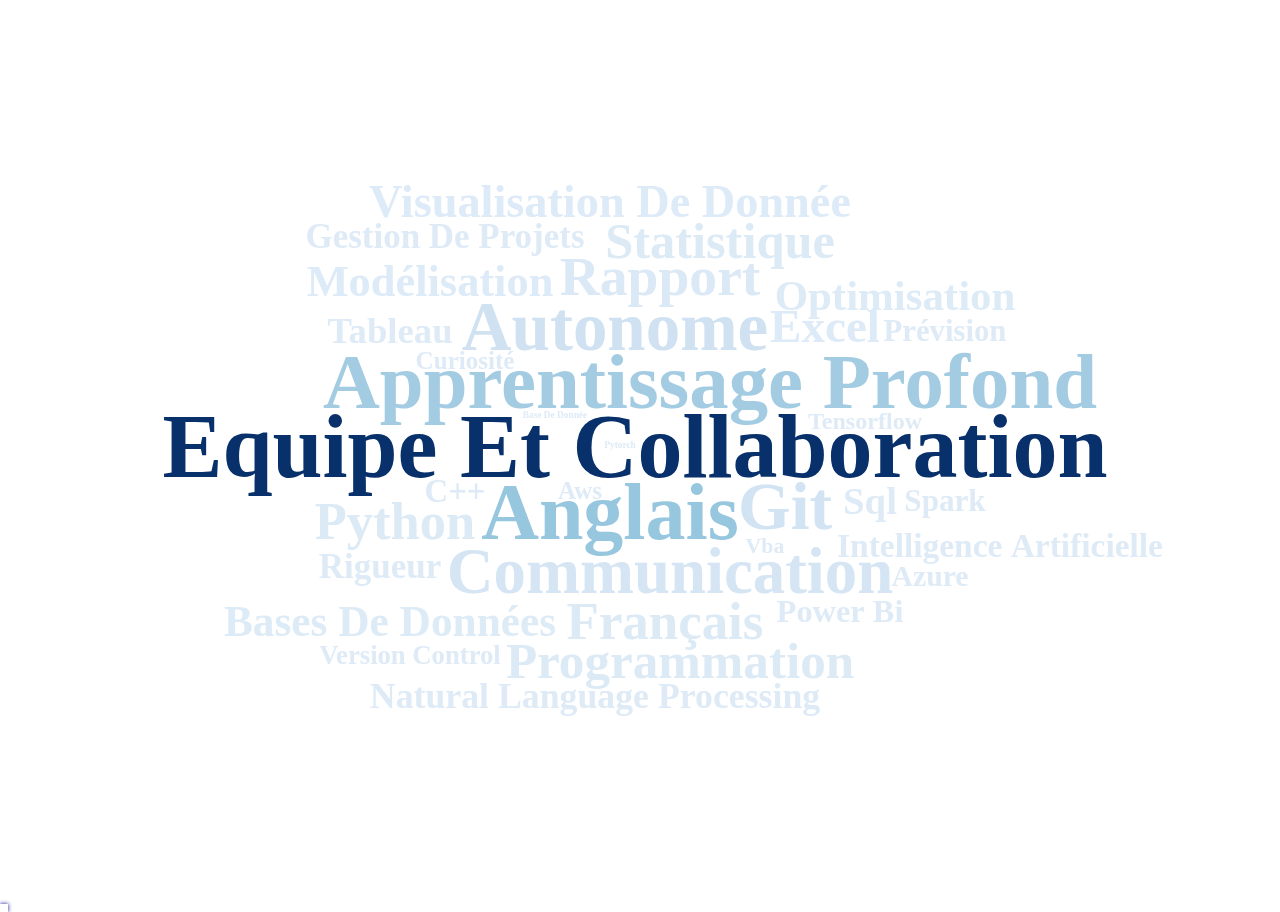
<file: docs/competences_patents_wordcloud.html>
<!DOCTYPE html>
<html>
<head>
<meta charset="utf-8" />
<title>wordcloud2</title>
<style type="text/css">@layer htmltools {
.html-fill-container {
display: flex;
flex-direction: column;

min-height: 0;
min-width: 0;
}
.html-fill-container > .html-fill-item {

flex: 1 1 auto;
min-height: 0;
min-width: 0;
}
.html-fill-container > :not(.html-fill-item) {

flex: 0 0 auto;
}
}
</style>
<script>(function() {
  // If window.HTMLWidgets is already defined, then use it; otherwise create a
  // new object. This allows preceding code to set options that affect the
  // initialization process (though none currently exist).
  window.HTMLWidgets = window.HTMLWidgets || {};

  // See if we're running in a viewer pane. If not, we're in a web browser.
  var viewerMode = window.HTMLWidgets.viewerMode =
      /\bviewer_pane=1\b/.test(window.location);

  // See if we're running in Shiny mode. If not, it's a static document.
  // Note that static widgets can appear in both Shiny and static modes, but
  // obviously, Shiny widgets can only appear in Shiny apps/documents.
  var shinyMode = window.HTMLWidgets.shinyMode =
      typeof(window.Shiny) !== "undefined" && !!window.Shiny.outputBindings;

  // We can't count on jQuery being available, so we implement our own
  // version if necessary.
  function querySelectorAll(scope, selector) {
    if (typeof(jQuery) !== "undefined" && scope instanceof jQuery) {
      return scope.find(selector);
    }
    if (scope.querySelectorAll) {
      return scope.querySelectorAll(selector);
    }
  }

  function asArray(value) {
    if (value === null)
      return [];
    if ($.isArray(value))
      return value;
    return [value];
  }

  // Implement jQuery's extend
  function extend(target /*, ... */) {
    if (arguments.length == 1) {
      return target;
    }
    for (var i = 1; i < arguments.length; i++) {
      var source = arguments[i];
      for (var prop in source) {
        if (source.hasOwnProperty(prop)) {
          target[prop] = source[prop];
        }
      }
    }
    return target;
  }

  // IE8 doesn't support Array.forEach.
  function forEach(values, callback, thisArg) {
    if (values.forEach) {
      values.forEach(callback, thisArg);
    } else {
      for (var i = 0; i < values.length; i++) {
        callback.call(thisArg, values[i], i, values);
      }
    }
  }

  // Replaces the specified method with the return value of funcSource.
  //
  // Note that funcSource should not BE the new method, it should be a function
  // that RETURNS the new method. funcSource receives a single argument that is
  // the overridden method, it can be called from the new method. The overridden
  // method can be called like a regular function, it has the target permanently
  // bound to it so "this" will work correctly.
  function overrideMethod(target, methodName, funcSource) {
    var superFunc = target[methodName] || function() {};
    var superFuncBound = function() {
      return superFunc.apply(target, arguments);
    };
    target[methodName] = funcSource(superFuncBound);
  }

  // Add a method to delegator that, when invoked, calls
  // delegatee.methodName. If there is no such method on
  // the delegatee, but there was one on delegator before
  // delegateMethod was called, then the original version
  // is invoked instead.
  // For example:
  //
  // var a = {
  //   method1: function() { console.log('a1'); }
  //   method2: function() { console.log('a2'); }
  // };
  // var b = {
  //   method1: function() { console.log('b1'); }
  // };
  // delegateMethod(a, b, "method1");
  // delegateMethod(a, b, "method2");
  // a.method1();
  // a.method2();
  //
  // The output would be "b1", "a2".
  function delegateMethod(delegator, delegatee, methodName) {
    var inherited = delegator[methodName];
    delegator[methodName] = function() {
      var target = delegatee;
      var method = delegatee[methodName];

      // The method doesn't exist on the delegatee. Instead,
      // call the method on the delegator, if it exists.
      if (!method) {
        target = delegator;
        method = inherited;
      }

      if (method) {
        return method.apply(target, arguments);
      }
    };
  }

  // Implement a vague facsimilie of jQuery's data method
  function elementData(el, name, value) {
    if (arguments.length == 2) {
      return el["htmlwidget_data_" + name];
    } else if (arguments.length == 3) {
      el["htmlwidget_data_" + name] = value;
      return el;
    } else {
      throw new Error("Wrong number of arguments for elementData: " +
        arguments.length);
    }
  }

  // http://stackoverflow.com/questions/3446170/escape-string-for-use-in-javascript-regex
  function escapeRegExp(str) {
    return str.replace(/[\-\[\]\/\{\}\(\)\*\+\?\.\\\^\$\|]/g, "\\$&");
  }

  function hasClass(el, className) {
    var re = new RegExp("\\b" + escapeRegExp(className) + "\\b");
    return re.test(el.className);
  }

  // elements - array (or array-like object) of HTML elements
  // className - class name to test for
  // include - if true, only return elements with given className;
  //   if false, only return elements *without* given className
  function filterByClass(elements, className, include) {
    var results = [];
    for (var i = 0; i < elements.length; i++) {
      if (hasClass(elements[i], className) == include)
        results.push(elements[i]);
    }
    return results;
  }

  function on(obj, eventName, func) {
    if (obj.addEventListener) {
      obj.addEventListener(eventName, func, false);
    } else if (obj.attachEvent) {
      obj.attachEvent(eventName, func);
    }
  }

  function off(obj, eventName, func) {
    if (obj.removeEventListener)
      obj.removeEventListener(eventName, func, false);
    else if (obj.detachEvent) {
      obj.detachEvent(eventName, func);
    }
  }

  // Translate array of values to top/right/bottom/left, as usual with
  // the "padding" CSS property
  // https://developer.mozilla.org/en-US/docs/Web/CSS/padding
  function unpackPadding(value) {
    if (typeof(value) === "number")
      value = [value];
    if (value.length === 1) {
      return {top: value[0], right: value[0], bottom: value[0], left: value[0]};
    }
    if (value.length === 2) {
      return {top: value[0], right: value[1], bottom: value[0], left: value[1]};
    }
    if (value.length === 3) {
      return {top: value[0], right: value[1], bottom: value[2], left: value[1]};
    }
    if (value.length === 4) {
      return {top: value[0], right: value[1], bottom: value[2], left: value[3]};
    }
  }

  // Convert an unpacked padding object to a CSS value
  function paddingToCss(paddingObj) {
    return paddingObj.top + "px " + paddingObj.right + "px " + paddingObj.bottom + "px " + paddingObj.left + "px";
  }

  // Makes a number suitable for CSS
  function px(x) {
    if (typeof(x) === "number")
      return x + "px";
    else
      return x;
  }

  // Retrieves runtime widget sizing information for an element.
  // The return value is either null, or an object with fill, padding,
  // defaultWidth, defaultHeight fields.
  function sizingPolicy(el) {
    var sizingEl = document.querySelector("script[data-for='" + el.id + "'][type='application/htmlwidget-sizing']");
    if (!sizingEl)
      return null;
    var sp = JSON.parse(sizingEl.textContent || sizingEl.text || "{}");
    if (viewerMode) {
      return sp.viewer;
    } else {
      return sp.browser;
    }
  }

  // @param tasks Array of strings (or falsy value, in which case no-op).
  //   Each element must be a valid JavaScript expression that yields a
  //   function. Or, can be an array of objects with "code" and "data"
  //   properties; in this case, the "code" property should be a string
  //   of JS that's an expr that yields a function, and "data" should be
  //   an object that will be added as an additional argument when that
  //   function is called.
  // @param target The object that will be "this" for each function
  //   execution.
  // @param args Array of arguments to be passed to the functions. (The
  //   same arguments will be passed to all functions.)
  function evalAndRun(tasks, target, args) {
    if (tasks) {
      forEach(tasks, function(task) {
        var theseArgs = args;
        if (typeof(task) === "object") {
          theseArgs = theseArgs.concat([task.data]);
          task = task.code;
        }
        var taskFunc = tryEval(task);
        if (typeof(taskFunc) !== "function") {
          throw new Error("Task must be a function! Source:\n" + task);
        }
        taskFunc.apply(target, theseArgs);
      });
    }
  }

  // Attempt eval() both with and without enclosing in parentheses.
  // Note that enclosing coerces a function declaration into
  // an expression that eval() can parse
  // (otherwise, a SyntaxError is thrown)
  function tryEval(code) {
    var result = null;
    try {
      result = eval("(" + code + ")");
    } catch(error) {
      if (!(error instanceof SyntaxError)) {
        throw error;
      }
      try {
        result = eval(code);
      } catch(e) {
        if (e instanceof SyntaxError) {
          throw error;
        } else {
          throw e;
        }
      }
    }
    return result;
  }

  function initSizing(el) {
    var sizing = sizingPolicy(el);
    if (!sizing)
      return;

    var cel = document.getElementById("htmlwidget_container");
    if (!cel)
      return;

    if (typeof(sizing.padding) !== "undefined") {
      document.body.style.margin = "0";
      document.body.style.padding = paddingToCss(unpackPadding(sizing.padding));
    }

    if (sizing.fill) {
      document.body.style.overflow = "hidden";
      document.body.style.width = "100%";
      document.body.style.height = "100%";
      document.documentElement.style.width = "100%";
      document.documentElement.style.height = "100%";
      cel.style.position = "absolute";
      var pad = unpackPadding(sizing.padding);
      cel.style.top = pad.top + "px";
      cel.style.right = pad.right + "px";
      cel.style.bottom = pad.bottom + "px";
      cel.style.left = pad.left + "px";
      el.style.width = "100%";
      el.style.height = "100%";

      return {
        getWidth: function() { return cel.getBoundingClientRect().width; },
        getHeight: function() { return cel.getBoundingClientRect().height; }
      };

    } else {
      el.style.width = px(sizing.width);
      el.style.height = px(sizing.height);

      return {
        getWidth: function() { return cel.getBoundingClientRect().width; },
        getHeight: function() { return cel.getBoundingClientRect().height; }
      };
    }
  }

  // Default implementations for methods
  var defaults = {
    find: function(scope) {
      return querySelectorAll(scope, "." + this.name);
    },
    renderError: function(el, err) {
      var $el = $(el);

      this.clearError(el);

      // Add all these error classes, as Shiny does
      var errClass = "shiny-output-error";
      if (err.type !== null) {
        // use the classes of the error condition as CSS class names
        errClass = errClass + " " + $.map(asArray(err.type), function(type) {
          return errClass + "-" + type;
        }).join(" ");
      }
      errClass = errClass + " htmlwidgets-error";

      // Is el inline or block? If inline or inline-block, just display:none it
      // and add an inline error.
      var display = $el.css("display");
      $el.data("restore-display-mode", display);

      if (display === "inline" || display === "inline-block") {
        $el.hide();
        if (err.message !== "") {
          var errorSpan = $("<span>").addClass(errClass);
          errorSpan.text(err.message);
          $el.after(errorSpan);
        }
      } else if (display === "block") {
        // If block, add an error just after the el, set visibility:none on the
        // el, and position the error to be on top of the el.
        // Mark it with a unique ID and CSS class so we can remove it later.
        $el.css("visibility", "hidden");
        if (err.message !== "") {
          var errorDiv = $("<div>").addClass(errClass).css("position", "absolute")
            .css("top", el.offsetTop)
            .css("left", el.offsetLeft)
            // setting width can push out the page size, forcing otherwise
            // unnecessary scrollbars to appear and making it impossible for
            // the element to shrink; so use max-width instead
            .css("maxWidth", el.offsetWidth)
            .css("height", el.offsetHeight);
          errorDiv.text(err.message);
          $el.after(errorDiv);

          // Really dumb way to keep the size/position of the error in sync with
          // the parent element as the window is resized or whatever.
          var intId = setInterval(function() {
            if (!errorDiv[0].parentElement) {
              clearInterval(intId);
              return;
            }
            errorDiv
              .css("top", el.offsetTop)
              .css("left", el.offsetLeft)
              .css("maxWidth", el.offsetWidth)
              .css("height", el.offsetHeight);
          }, 500);
        }
      }
    },
    clearError: function(el) {
      var $el = $(el);
      var display = $el.data("restore-display-mode");
      $el.data("restore-display-mode", null);

      if (display === "inline" || display === "inline-block") {
        if (display)
          $el.css("display", display);
        $(el.nextSibling).filter(".htmlwidgets-error").remove();
      } else if (display === "block"){
        $el.css("visibility", "inherit");
        $(el.nextSibling).filter(".htmlwidgets-error").remove();
      }
    },
    sizing: {}
  };

  // Called by widget bindings to register a new type of widget. The definition
  // object can contain the following properties:
  // - name (required) - A string indicating the binding name, which will be
  //   used by default as the CSS classname to look for.
  // - initialize (optional) - A function(el) that will be called once per
  //   widget element; if a value is returned, it will be passed as the third
  //   value to renderValue.
  // - renderValue (required) - A function(el, data, initValue) that will be
  //   called with data. Static contexts will cause this to be called once per
  //   element; Shiny apps will cause this to be called multiple times per
  //   element, as the data changes.
  window.HTMLWidgets.widget = function(definition) {
    if (!definition.name) {
      throw new Error("Widget must have a name");
    }
    if (!definition.type) {
      throw new Error("Widget must have a type");
    }
    // Currently we only support output widgets
    if (definition.type !== "output") {
      throw new Error("Unrecognized widget type '" + definition.type + "'");
    }
    // TODO: Verify that .name is a valid CSS classname

    // Support new-style instance-bound definitions. Old-style class-bound
    // definitions have one widget "object" per widget per type/class of
    // widget; the renderValue and resize methods on such widget objects
    // take el and instance arguments, because the widget object can't
    // store them. New-style instance-bound definitions have one widget
    // object per widget instance; the definition that's passed in doesn't
    // provide renderValue or resize methods at all, just the single method
    //   factory(el, width, height)
    // which returns an object that has renderValue(x) and resize(w, h).
    // This enables a far more natural programming style for the widget
    // author, who can store per-instance state using either OO-style
    // instance fields or functional-style closure variables (I guess this
    // is in contrast to what can only be called C-style pseudo-OO which is
    // what we required before).
    if (definition.factory) {
      definition = createLegacyDefinitionAdapter(definition);
    }

    if (!definition.renderValue) {
      throw new Error("Widget must have a renderValue function");
    }

    // For static rendering (non-Shiny), use a simple widget registration
    // scheme. We also use this scheme for Shiny apps/documents that also
    // contain static widgets.
    window.HTMLWidgets.widgets = window.HTMLWidgets.widgets || [];
    // Merge defaults into the definition; don't mutate the original definition.
    var staticBinding = extend({}, defaults, definition);
    overrideMethod(staticBinding, "find", function(superfunc) {
      return function(scope) {
        var results = superfunc(scope);
        // Filter out Shiny outputs, we only want the static kind
        return filterByClass(results, "html-widget-output", false);
      };
    });
    window.HTMLWidgets.widgets.push(staticBinding);

    if (shinyMode) {
      // Shiny is running. Register the definition with an output binding.
      // The definition itself will not be the output binding, instead
      // we will make an output binding object that delegates to the
      // definition. This is because we foolishly used the same method
      // name (renderValue) for htmlwidgets definition and Shiny bindings
      // but they actually have quite different semantics (the Shiny
      // bindings receive data that includes lots of metadata that it
      // strips off before calling htmlwidgets renderValue). We can't
      // just ignore the difference because in some widgets it's helpful
      // to call this.renderValue() from inside of resize(), and if
      // we're not delegating, then that call will go to the Shiny
      // version instead of the htmlwidgets version.

      // Merge defaults with definition, without mutating either.
      var bindingDef = extend({}, defaults, definition);

      // This object will be our actual Shiny binding.
      var shinyBinding = new Shiny.OutputBinding();

      // With a few exceptions, we'll want to simply use the bindingDef's
      // version of methods if they are available, otherwise fall back to
      // Shiny's defaults. NOTE: If Shiny's output bindings gain additional
      // methods in the future, and we want them to be overrideable by
      // HTMLWidget binding definitions, then we'll need to add them to this
      // list.
      delegateMethod(shinyBinding, bindingDef, "getId");
      delegateMethod(shinyBinding, bindingDef, "onValueChange");
      delegateMethod(shinyBinding, bindingDef, "onValueError");
      delegateMethod(shinyBinding, bindingDef, "renderError");
      delegateMethod(shinyBinding, bindingDef, "clearError");
      delegateMethod(shinyBinding, bindingDef, "showProgress");

      // The find, renderValue, and resize are handled differently, because we
      // want to actually decorate the behavior of the bindingDef methods.

      shinyBinding.find = function(scope) {
        var results = bindingDef.find(scope);

        // Only return elements that are Shiny outputs, not static ones
        var dynamicResults = results.filter(".html-widget-output");

        // It's possible that whatever caused Shiny to think there might be
        // new dynamic outputs, also caused there to be new static outputs.
        // Since there might be lots of different htmlwidgets bindings, we
        // schedule execution for later--no need to staticRender multiple
        // times.
        if (results.length !== dynamicResults.length)
          scheduleStaticRender();

        return dynamicResults;
      };

      // Wrap renderValue to handle initialization, which unfortunately isn't
      // supported natively by Shiny at the time of this writing.

      shinyBinding.renderValue = function(el, data) {
        Shiny.renderDependencies(data.deps);
        // Resolve strings marked as javascript literals to objects
        if (!(data.evals instanceof Array)) data.evals = [data.evals];
        for (var i = 0; data.evals && i < data.evals.length; i++) {
          window.HTMLWidgets.evaluateStringMember(data.x, data.evals[i]);
        }
        if (!bindingDef.renderOnNullValue) {
          if (data.x === null) {
            el.style.visibility = "hidden";
            return;
          } else {
            el.style.visibility = "inherit";
          }
        }
        if (!elementData(el, "initialized")) {
          initSizing(el);

          elementData(el, "initialized", true);
          if (bindingDef.initialize) {
            var rect = el.getBoundingClientRect();
            var result = bindingDef.initialize(el, rect.width, rect.height);
            elementData(el, "init_result", result);
          }
        }
        bindingDef.renderValue(el, data.x, elementData(el, "init_result"));
        evalAndRun(data.jsHooks.render, elementData(el, "init_result"), [el, data.x]);
      };

      // Only override resize if bindingDef implements it
      if (bindingDef.resize) {
        shinyBinding.resize = function(el, width, height) {
          // Shiny can call resize before initialize/renderValue have been
          // called, which doesn't make sense for widgets.
          if (elementData(el, "initialized")) {
            bindingDef.resize(el, width, height, elementData(el, "init_result"));
          }
        };
      }

      Shiny.outputBindings.register(shinyBinding, bindingDef.name);
    }
  };

  var scheduleStaticRenderTimerId = null;
  function scheduleStaticRender() {
    if (!scheduleStaticRenderTimerId) {
      scheduleStaticRenderTimerId = setTimeout(function() {
        scheduleStaticRenderTimerId = null;
        window.HTMLWidgets.staticRender();
      }, 1);
    }
  }

  // Render static widgets after the document finishes loading
  // Statically render all elements that are of this widget's class
  window.HTMLWidgets.staticRender = function() {
    var bindings = window.HTMLWidgets.widgets || [];
    forEach(bindings, function(binding) {
      var matches = binding.find(document.documentElement);
      forEach(matches, function(el) {
        var sizeObj = initSizing(el, binding);

        var getSize = function(el) {
          if (sizeObj) {
            return {w: sizeObj.getWidth(), h: sizeObj.getHeight()}
          } else {
            var rect = el.getBoundingClientRect();
            return {w: rect.width, h: rect.height}
          }
        };

        if (hasClass(el, "html-widget-static-bound"))
          return;
        el.className = el.className + " html-widget-static-bound";

        var initResult;
        if (binding.initialize) {
          var size = getSize(el);
          initResult = binding.initialize(el, size.w, size.h);
          elementData(el, "init_result", initResult);
        }

        if (binding.resize) {
          var lastSize = getSize(el);
          var resizeHandler = function(e) {
            var size = getSize(el);
            if (size.w === 0 && size.h === 0)
              return;
            if (size.w === lastSize.w && size.h === lastSize.h)
              return;
            lastSize = size;
            binding.resize(el, size.w, size.h, initResult);
          };

          on(window, "resize", resizeHandler);

          // This is needed for cases where we're running in a Shiny
          // app, but the widget itself is not a Shiny output, but
          // rather a simple static widget. One example of this is
          // an rmarkdown document that has runtime:shiny and widget
          // that isn't in a render function. Shiny only knows to
          // call resize handlers for Shiny outputs, not for static
          // widgets, so we do it ourselves.
          if (window.jQuery) {
            window.jQuery(document).on(
              "shown.htmlwidgets shown.bs.tab.htmlwidgets shown.bs.collapse.htmlwidgets",
              resizeHandler
            );
            window.jQuery(document).on(
              "hidden.htmlwidgets hidden.bs.tab.htmlwidgets hidden.bs.collapse.htmlwidgets",
              resizeHandler
            );
          }

          // This is needed for the specific case of ioslides, which
          // flips slides between display:none and display:block.
          // Ideally we would not have to have ioslide-specific code
          // here, but rather have ioslides raise a generic event,
          // but the rmarkdown package just went to CRAN so the
          // window to getting that fixed may be long.
          if (window.addEventListener) {
            // It's OK to limit this to window.addEventListener
            // browsers because ioslides itself only supports
            // such browsers.
            on(document, "slideenter", resizeHandler);
            on(document, "slideleave", resizeHandler);
          }
        }

        var scriptData = document.querySelector("script[data-for='" + el.id + "'][type='application/json']");
        if (scriptData) {
          var data = JSON.parse(scriptData.textContent || scriptData.text);
          // Resolve strings marked as javascript literals to objects
          if (!(data.evals instanceof Array)) data.evals = [data.evals];
          for (var k = 0; data.evals && k < data.evals.length; k++) {
            window.HTMLWidgets.evaluateStringMember(data.x, data.evals[k]);
          }
          binding.renderValue(el, data.x, initResult);
          evalAndRun(data.jsHooks.render, initResult, [el, data.x]);
        }
      });
    });

    invokePostRenderHandlers();
  }


  function has_jQuery3() {
    if (!window.jQuery) {
      return false;
    }
    var $version = window.jQuery.fn.jquery;
    var $major_version = parseInt($version.split(".")[0]);
    return $major_version >= 3;
  }

  /*
  / Shiny 1.4 bumped jQuery from 1.x to 3.x which means jQuery's
  / on-ready handler (i.e., $(fn)) is now asyncronous (i.e., it now
  / really means $(setTimeout(fn)).
  / https://jquery.com/upgrade-guide/3.0/#breaking-change-document-ready-handlers-are-now-asynchronous
  /
  / Since Shiny uses $() to schedule initShiny, shiny>=1.4 calls initShiny
  / one tick later than it did before, which means staticRender() is
  / called renderValue() earlier than (advanced) widget authors might be expecting.
  / https://github.com/rstudio/shiny/issues/2630
  /
  / For a concrete example, leaflet has some methods (e.g., updateBounds)
  / which reference Shiny methods registered in initShiny (e.g., setInputValue).
  / Since leaflet is privy to this life-cycle, it knows to use setTimeout() to
  / delay execution of those methods (until Shiny methods are ready)
  / https://github.com/rstudio/leaflet/blob/18ec981/javascript/src/index.js#L266-L268
  /
  / Ideally widget authors wouldn't need to use this setTimeout() hack that
  / leaflet uses to call Shiny methods on a staticRender(). In the long run,
  / the logic initShiny should be broken up so that method registration happens
  / right away, but binding happens later.
  */
  function maybeStaticRenderLater() {
    if (shinyMode && has_jQuery3()) {
      window.jQuery(window.HTMLWidgets.staticRender);
    } else {
      window.HTMLWidgets.staticRender();
    }
  }

  if (document.addEventListener) {
    document.addEventListener("DOMContentLoaded", function() {
      document.removeEventListener("DOMContentLoaded", arguments.callee, false);
      maybeStaticRenderLater();
    }, false);
  } else if (document.attachEvent) {
    document.attachEvent("onreadystatechange", function() {
      if (document.readyState === "complete") {
        document.detachEvent("onreadystatechange", arguments.callee);
        maybeStaticRenderLater();
      }
    });
  }


  window.HTMLWidgets.getAttachmentUrl = function(depname, key) {
    // If no key, default to the first item
    if (typeof(key) === "undefined")
      key = 1;

    var link = document.getElementById(depname + "-" + key + "-attachment");
    if (!link) {
      throw new Error("Attachment " + depname + "/" + key + " not found in document");
    }
    return link.getAttribute("href");
  };

  window.HTMLWidgets.dataframeToD3 = function(df) {
    var names = [];
    var length;
    for (var name in df) {
        if (df.hasOwnProperty(name))
            names.push(name);
        if (typeof(df[name]) !== "object" || typeof(df[name].length) === "undefined") {
            throw new Error("All fields must be arrays");
        } else if (typeof(length) !== "undefined" && length !== df[name].length) {
            throw new Error("All fields must be arrays of the same length");
        }
        length = df[name].length;
    }
    var results = [];
    var item;
    for (var row = 0; row < length; row++) {
        item = {};
        for (var col = 0; col < names.length; col++) {
            item[names[col]] = df[names[col]][row];
        }
        results.push(item);
    }
    return results;
  };

  window.HTMLWidgets.transposeArray2D = function(array) {
      if (array.length === 0) return array;
      var newArray = array[0].map(function(col, i) {
          return array.map(function(row) {
              return row[i]
          })
      });
      return newArray;
  };
  // Split value at splitChar, but allow splitChar to be escaped
  // using escapeChar. Any other characters escaped by escapeChar
  // will be included as usual (including escapeChar itself).
  function splitWithEscape(value, splitChar, escapeChar) {
    var results = [];
    var escapeMode = false;
    var currentResult = "";
    for (var pos = 0; pos < value.length; pos++) {
      if (!escapeMode) {
        if (value[pos] === splitChar) {
          results.push(currentResult);
          currentResult = "";
        } else if (value[pos] === escapeChar) {
          escapeMode = true;
        } else {
          currentResult += value[pos];
        }
      } else {
        currentResult += value[pos];
        escapeMode = false;
      }
    }
    if (currentResult !== "") {
      results.push(currentResult);
    }
    return results;
  }
  // Function authored by Yihui/JJ Allaire
  window.HTMLWidgets.evaluateStringMember = function(o, member) {
    var parts = splitWithEscape(member, '.', '\\');
    for (var i = 0, l = parts.length; i < l; i++) {
      var part = parts[i];
      // part may be a character or 'numeric' member name
      if (o !== null && typeof o === "object" && part in o) {
        if (i == (l - 1)) { // if we are at the end of the line then evalulate
          if (typeof o[part] === "string")
            o[part] = tryEval(o[part]);
        } else { // otherwise continue to next embedded object
          o = o[part];
        }
      }
    }
  };

  // Retrieve the HTMLWidget instance (i.e. the return value of an
  // HTMLWidget binding's initialize() or factory() function)
  // associated with an element, or null if none.
  window.HTMLWidgets.getInstance = function(el) {
    return elementData(el, "init_result");
  };

  // Finds the first element in the scope that matches the selector,
  // and returns the HTMLWidget instance (i.e. the return value of
  // an HTMLWidget binding's initialize() or factory() function)
  // associated with that element, if any. If no element matches the
  // selector, or the first matching element has no HTMLWidget
  // instance associated with it, then null is returned.
  //
  // The scope argument is optional, and defaults to window.document.
  window.HTMLWidgets.find = function(scope, selector) {
    if (arguments.length == 1) {
      selector = scope;
      scope = document;
    }

    var el = scope.querySelector(selector);
    if (el === null) {
      return null;
    } else {
      return window.HTMLWidgets.getInstance(el);
    }
  };

  // Finds all elements in the scope that match the selector, and
  // returns the HTMLWidget instances (i.e. the return values of
  // an HTMLWidget binding's initialize() or factory() function)
  // associated with the elements, in an array. If elements that
  // match the selector don't have an associated HTMLWidget
  // instance, the returned array will contain nulls.
  //
  // The scope argument is optional, and defaults to window.document.
  window.HTMLWidgets.findAll = function(scope, selector) {
    if (arguments.length == 1) {
      selector = scope;
      scope = document;
    }

    var nodes = scope.querySelectorAll(selector);
    var results = [];
    for (var i = 0; i < nodes.length; i++) {
      results.push(window.HTMLWidgets.getInstance(nodes[i]));
    }
    return results;
  };

  var postRenderHandlers = [];
  function invokePostRenderHandlers() {
    while (postRenderHandlers.length) {
      var handler = postRenderHandlers.shift();
      if (handler) {
        handler();
      }
    }
  }

  // Register the given callback function to be invoked after the
  // next time static widgets are rendered.
  window.HTMLWidgets.addPostRenderHandler = function(callback) {
    postRenderHandlers.push(callback);
  };

  // Takes a new-style instance-bound definition, and returns an
  // old-style class-bound definition. This saves us from having
  // to rewrite all the logic in this file to accomodate both
  // types of definitions.
  function createLegacyDefinitionAdapter(defn) {
    var result = {
      name: defn.name,
      type: defn.type,
      initialize: function(el, width, height) {
        return defn.factory(el, width, height);
      },
      renderValue: function(el, x, instance) {
        return instance.renderValue(x);
      },
      resize: function(el, width, height, instance) {
        return instance.resize(width, height);
      }
    };

    if (defn.find)
      result.find = defn.find;
    if (defn.renderError)
      result.renderError = defn.renderError;
    if (defn.clearError)
      result.clearError = defn.clearError;

    return result;
  }
})();
</script>
<style type="text/css">#wcLabel {position: absolute;border: 2px solid #fff;box-shadow: 0 0 4px 0 #008;padding: 2px;pointer-events: none; }#wcSpan {position: absolute;top: 100%;left: 0;background-color: rgba(255, 255, 255, 0.8);color: #333;margin-top: 6px;padding: 0 0.5em;border-radius: 0.5em;white-space: nowrap; }</style>
<script>/*!
 * wordcloud2.js
 * http://timdream.org/wordcloud2.js/
 *
 * Copyright 2011 - 2013 Tim Chien
 * Released under the MIT license
 */

'use strict';

// setImmediate
if (!window.setImmediate) {
  window.setImmediate = (function setupSetImmediate() {
    return window.msSetImmediate ||
    window.webkitSetImmediate ||
    window.mozSetImmediate ||
    window.oSetImmediate ||
    (function setupSetZeroTimeout() {
      if (!window.postMessage || !window.addEventListener) {
        return null;
      }

      var callbacks = [undefined];
      var message = 'zero-timeout-message';

      // Like setTimeout, but only takes a function argument.  There's
      // no time argument (always zero) and no arguments (you have to
      // use a closure).
      var setZeroTimeout = function setZeroTimeout(callback) {
        var id = callbacks.length;
        callbacks.push(callback);
        window.postMessage(message + id.toString(36), '*');

        return id;
      };

      window.addEventListener('message', function setZeroTimeoutMessage(evt) {
        // Skipping checking event source, retarded IE confused this window
        // object with another in the presence of iframe
        if (typeof evt.data !== 'string' ||
            evt.data.substr(0, message.length) !== message/* ||
            evt.source !== window */) {
          return;
        }

        evt.stopImmediatePropagation();

        var id = parseInt(evt.data.substr(message.length), 36);
        if (!callbacks[id]) {
          return;
        }

        callbacks[id]();
        callbacks[id] = undefined;
      }, true);

      /* specify clearImmediate() here since we need the scope */
      window.clearImmediate = function clearZeroTimeout(id) {
        if (!callbacks[id]) {
          return;
        }

        callbacks[id] = undefined;
      };

      return setZeroTimeout;
    })() ||
    // fallback
    function setImmediateFallback(fn) {
      window.setTimeout(fn, 0);
    };
  })();
}

if (!window.clearImmediate) {
  window.clearImmediate = (function setupClearImmediate() {
    return window.msClearImmediate ||
    window.webkitClearImmediate ||
    window.mozClearImmediate ||
    window.oClearImmediate ||
    // "clearZeroTimeout" is implement on the previous block ||
    // fallback
    function clearImmediateFallback(timer) {
      window.clearTimeout(timer);
    };
  })();
}

(function(global) {

  // Check if WordCloud can run on this browser
  var isSupported = (function isSupported() {
    var canvas = document.createElement('canvas');
    if (!canvas || !canvas.getContext) {
      return false;
    }

    var ctx = canvas.getContext('2d');
    if (!ctx.getImageData) {
      return false;
    }
    if (!ctx.fillText) {
      return false;
    }

    if (!Array.prototype.some) {
      return false;
    }
    if (!Array.prototype.push) {
      return false;
    }

    return true;
  }());

  // Find out if the browser impose minium font size by
  // drawing small texts on a canvas and measure it's width.
  var minFontSize = (function getMinFontSize() {
    if (!isSupported) {
      return;
    }

    var ctx = document.createElement('canvas').getContext('2d');

    // start from 20
    var size = 20;

    // two sizes to measure
    var hanWidth, mWidth;

    while (size) {
      ctx.font = size.toString(10) + 'px sans-serif';
      if ((ctx.measureText('\uFF37').width === hanWidth) &&
          (ctx.measureText('m').width) === mWidth) {
        return (size + 1);
      }

      hanWidth = ctx.measureText('\uFF37').width;
      mWidth = ctx.measureText('m').width;

      size--;
    }

    return 0;
  })();

  // Based on http://jsfromhell.com/array/shuffle
  var shuffleArray = function shuffleArray(arr) {
    for (var j, x, i = arr.length; i;
      j = Math.floor(Math.random() * i),
      x = arr[--i], arr[i] = arr[j],
      arr[j] = x) {}
    return arr;
  };

  var WordCloud = function WordCloud(elements, options) {
    if (!isSupported) {
      return;
    }

    if (!Array.isArray(elements)) {
      elements = [elements];
    }

    elements.forEach(function(el, i) {
      if (typeof el === 'string') {
        elements[i] = document.getElementById(el);
        if (!elements[i]) {
          throw 'The element id specified is not found.';
        }
      } else if (!el.tagName && !el.appendChild) {
        throw 'You must pass valid HTML elements, or ID of the element.';
      }
    });

    /* Default values to be overwritten by options object */
    var settings = {
      list: [],
      fontFamily: '"Trebuchet MS", "Heiti TC", "微軟正黑體", ' +
                  '"Arial Unicode MS", "Droid Fallback Sans", sans-serif',
      fontWeight: 'normal',
      color: 'random-dark',
      minSize: 0, // 0 to disable
      weightFactor: 1,
      clearCanvas: true,
      backgroundColor: '#fff',  // opaque white = rgba(255, 255, 255, 1)

      gridSize: 8,
      origin: null,

      drawMask: false,
      maskColor: 'rgba(255,0,0,0.3)',
      maskGapWidth: 0.3,

      wait: 0,
      abortThreshold: 0, // disabled
      abort: function noop() {},

      minRotation: - Math.PI / 2,
      maxRotation: Math.PI / 2,

      shuffle: true,
      rotateRatio: 0.1,

      shape: 'circle',
      ellipticity: 0.65,

      classes: null,

      hover: null,
      click: null
    };

    if (options) {
      for (var key in options) {
        if (key in settings) {
          settings[key] = options[key];
        }
      }
    }

    /* Convert weightFactor into a function */
    if (typeof settings.weightFactor !== 'function') {
      var factor = settings.weightFactor;
      settings.weightFactor = function weightFactor(pt) {
        return pt * factor; //in px
      };
    }

    /* Convert shape into a function */
    if (typeof settings.shape !== 'function') {
      switch (settings.shape) {
        case 'circle':
        /* falls through */
        default:
          // 'circle' is the default and a shortcut in the code loop.
          settings.shape = 'circle';
          break;

        case 'cardioid':
          settings.shape = function shapeCardioid(theta) {
            return 1 - Math.sin(theta);
          };
          break;

        /*

        To work out an X-gon, one has to calculate "m",
        where 1/(cos(2*PI/X)+m*sin(2*PI/X)) = 1/(cos(0)+m*sin(0))
        http://www.wolframalpha.com/input/?i=1%2F%28cos%282*PI%2FX%29%2Bm*sin%28
        2*PI%2FX%29%29+%3D+1%2F%28cos%280%29%2Bm*sin%280%29%29

        Copy the solution into polar equation r = 1/(cos(t') + m*sin(t'))
        where t' equals to mod(t, 2PI/X);

        */

        case 'diamond':
        case 'square':
          // http://www.wolframalpha.com/input/?i=plot+r+%3D+1%2F%28cos%28mod+
          // %28t%2C+PI%2F2%29%29%2Bsin%28mod+%28t%2C+PI%2F2%29%29%29%2C+t+%3D
          // +0+..+2*PI
          settings.shape = function shapeSquare(theta) {
            var thetaPrime = theta % (2 * Math.PI / 4);
            return 1 / (Math.cos(thetaPrime) + Math.sin(thetaPrime));
          };
          break;

        case 'triangle-forward':
          // http://www.wolframalpha.com/input/?i=plot+r+%3D+1%2F%28cos%28mod+
          // %28t%2C+2*PI%2F3%29%29%2Bsqrt%283%29sin%28mod+%28t%2C+2*PI%2F3%29
          // %29%29%2C+t+%3D+0+..+2*PI
          settings.shape = function shapeTriangle(theta) {
            var thetaPrime = theta % (2 * Math.PI / 3);
            return 1 / (Math.cos(thetaPrime) +
                        Math.sqrt(3) * Math.sin(thetaPrime));
          };
          break;

        case 'triangle':
        case 'triangle-upright':
          settings.shape = function shapeTriangle(theta) {
            var thetaPrime = (theta + Math.PI * 3 / 2) % (2 * Math.PI / 3);
            return 1 / (Math.cos(thetaPrime) +
                        Math.sqrt(3) * Math.sin(thetaPrime));
          };
          break;

        case 'pentagon':
          settings.shape = function shapePentagon(theta) {
            var thetaPrime = (theta + 0.955) % (2 * Math.PI / 5);
            return 1 / (Math.cos(thetaPrime) +
                        0.726543 * Math.sin(thetaPrime));
          };
          break;

        case 'star':
          settings.shape = function shapeStar(theta) {
            var thetaPrime = (theta + 0.955) % (2 * Math.PI / 10);
            if ((theta + 0.955) % (2 * Math.PI / 5) - (2 * Math.PI / 10) >= 0) {
              return 1 / (Math.cos((2 * Math.PI / 10) - thetaPrime) +
                          3.07768 * Math.sin((2 * Math.PI / 10) - thetaPrime));
            } else {
              return 1 / (Math.cos(thetaPrime) +
                          3.07768 * Math.sin(thetaPrime));
            }
          };
          break;
      }
    }

    /* Make sure gridSize is a whole number and is not smaller than 4px */
    settings.gridSize = Math.max(Math.floor(settings.gridSize), 4);

    /* shorthand */
    var g = settings.gridSize;
    var maskRectWidth = g - settings.maskGapWidth;

    /* normalize rotation settings */
    var rotationRange = Math.abs(settings.maxRotation - settings.minRotation);
    var minRotation = Math.min(settings.maxRotation, settings.minRotation);

    /* information/object available to all functions, set when start() */
    var grid, // 2d array containing filling information
      ngx, ngy, // width and height of the grid
      center, // position of the center of the cloud
      maxRadius;

    /* timestamp for measuring each putWord() action */
    var escapeTime;

    /* function for getting the color of the text */
    var getTextColor;
    function random_hsl_color(min, max) {
      return 'hsl(' +
        (Math.random() * 360).toFixed() + ',' +
        (Math.random() * 30 + 70).toFixed() + '%,' +
        (Math.random() * (max - min) + min).toFixed() + '%)';
    }
    switch (settings.color) {
      case 'random-dark':
        getTextColor = function getRandomDarkColor() {
          return random_hsl_color(10, 50);
        };
        break;

      case 'random-light':
        getTextColor = function getRandomLightColor() {
          return random_hsl_color(50, 90);
        };
        break;

      default:
        if (typeof settings.color === 'function') {
          getTextColor = settings.color;
        }
        break;
    }

    /* function for getting the classes of the text */
    var getTextClasses = null;
    if (typeof settings.classes === 'function') {
      getTextClasses = settings.classes;
    }

    /* Interactive */
    var interactive = false;
    var infoGrid = [];
    var hovered;

    var getInfoGridFromMouseTouchEvent =
    function getInfoGridFromMouseTouchEvent(evt) {
      var canvas = evt.currentTarget;
      var rect = canvas.getBoundingClientRect();
      var clientX;
      var clientY;
      /** Detect if touches are available */
      if (evt.touches) {
        clientX = evt.touches[0].clientX;
        clientY = evt.touches[0].clientY;
      } else {
        clientX = evt.clientX;
        clientY = evt.clientY;
      }
      var eventX = clientX - rect.left;
      var eventY = clientY - rect.top;

      var x = Math.floor(eventX * ((canvas.width / rect.width) || 1) / g);
      var y = Math.floor(eventY * ((canvas.height / rect.height) || 1) / g);

      return infoGrid[x][y];
    };

    var wordcloudhover = function wordcloudhover(evt) {
      var info = getInfoGridFromMouseTouchEvent(evt);

      if (hovered === info) {
        return;
      }

      hovered = info;
      if (!info) {
        settings.hover(undefined, undefined, evt);

        return;
      }

      settings.hover(info.item, info.dimension, evt);

    };

    var wordcloudclick = function wordcloudclick(evt) {
      var info = getInfoGridFromMouseTouchEvent(evt);
      if (!info) {
        return;
      }

      settings.click(info.item, info.dimension, evt);
      evt.preventDefault();
    };

    /* Get points on the grid for a given radius away from the center */
    var pointsAtRadius = [];
    var getPointsAtRadius = function getPointsAtRadius(radius) {
      if (pointsAtRadius[radius]) {
        return pointsAtRadius[radius];
      }

      // Look for these number of points on each radius
      var T = radius * 8;

      // Getting all the points at this radius
      var t = T;
      var points = [];

      if (radius === 0) {
        points.push([center[0], center[1], 0]);
      }

      while (t--) {
        // distort the radius to put the cloud in shape
        var rx = 1;
        if (settings.shape !== 'circle') {
          rx = settings.shape(t / T * 2 * Math.PI); // 0 to 1
        }

        // Push [x, y, t]; t is used solely for getTextColor()
        points.push([
          center[0] + radius * rx * Math.cos(-t / T * 2 * Math.PI),
          center[1] + radius * rx * Math.sin(-t / T * 2 * Math.PI) *
            settings.ellipticity,
          t / T * 2 * Math.PI]);
      }

      pointsAtRadius[radius] = points;
      return points;
    };

    /* Return true if we had spent too much time */
    var exceedTime = function exceedTime() {
      return ((settings.abortThreshold > 0) &&
        ((new Date()).getTime() - escapeTime > settings.abortThreshold));
    };

    /* Get the deg of rotation according to settings, and luck. */
    var getRotateDeg = function getRotateDeg() {
      if (settings.rotateRatio === 0) {
        return 0;
      }

      if (Math.random() > settings.rotateRatio) {
        return 0;
      }

      if (rotationRange === 0) {
        return minRotation;
      }

      return minRotation + Math.random() * rotationRange;
    };

    var getTextInfo = function getTextInfo(word, weight, rotateDeg) {
      // calculate the acutal font size
      // fontSize === 0 means weightFactor function wants the text skipped,
      // and size < minSize means we cannot draw the text.
      var debug = false;
      var fontSize = settings.weightFactor(weight);
      if (fontSize <= settings.minSize) {
        return false;
      }

      // Scale factor here is to make sure fillText is not limited by
      // the minium font size set by browser.
      // It will always be 1 or 2n.
      var mu = 1;
      if (fontSize < minFontSize) {
        mu = (function calculateScaleFactor() {
          var mu = 2;
          while (mu * fontSize < minFontSize) {
            mu += 2;
          }
          return mu;
        })();
      }

      var fcanvas = document.createElement('canvas');
      var fctx = fcanvas.getContext('2d', { willReadFrequently: true });

      fctx.font = settings.fontWeight + ' ' +
        (fontSize * mu).toString(10) + 'px ' + settings.fontFamily;

      // Estimate the dimension of the text with measureText().
      var fw = fctx.measureText(word).width / mu;
      var fh = Math.max(fontSize * mu,
                        fctx.measureText('m').width,
                        fctx.measureText('\uFF37').width) / mu;

      // Create a boundary box that is larger than our estimates,
      // so text don't get cut of (it sill might)
      var boxWidth = fw + fh * 2;
      var boxHeight = fh * 3;
      var fgw = Math.ceil(boxWidth / g);
      var fgh = Math.ceil(boxHeight / g);
      boxWidth = fgw * g;
      boxHeight = fgh * g;

      // Calculate the proper offsets to make the text centered at
      // the preferred position.

      // This is simply half of the width.
      var fillTextOffsetX = - fw / 2;
      // Instead of moving the box to the exact middle of the preferred
      // position, for Y-offset we move 0.4 instead, so Latin alphabets look
      // vertical centered.
      var fillTextOffsetY = - fh * 0.4;

      // Calculate the actual dimension of the canvas, considering the rotation.
      var cgh = Math.ceil((boxWidth * Math.abs(Math.sin(rotateDeg)) +
                           boxHeight * Math.abs(Math.cos(rotateDeg))) / g);
      var cgw = Math.ceil((boxWidth * Math.abs(Math.cos(rotateDeg)) +
                           boxHeight * Math.abs(Math.sin(rotateDeg))) / g);
      var width = cgw * g;
      var height = cgh * g;

      fcanvas.setAttribute('width', width);
      fcanvas.setAttribute('height', height);

      if (debug) {
        // Attach fcanvas to the DOM
        document.body.appendChild(fcanvas);
        // Save it's state so that we could restore and draw the grid correctly.
        fctx.save();
      }

      // Scale the canvas with |mu|.
      fctx.scale(1 / mu, 1 / mu);
      fctx.translate(width * mu / 2, height * mu / 2);
      fctx.rotate(- rotateDeg);

      // Once the width/height is set, ctx info will be reset.
      // Set it again here.
      fctx.font = settings.fontWeight + ' ' +
        (fontSize * mu).toString(10) + 'px ' + settings.fontFamily;

      // Fill the text into the fcanvas.
      // XXX: We cannot because textBaseline = 'top' here because
      // Firefox and Chrome uses different default line-height for canvas.
      // Please read https://bugzil.la/737852#c6.
      // Here, we use textBaseline = 'middle' and draw the text at exactly
      // 0.5 * fontSize lower.
      fctx.fillStyle = '#000';
      fctx.textBaseline = 'middle';
      fctx.fillText(word, fillTextOffsetX * mu,
                    (fillTextOffsetY + fontSize * 0.5) * mu);

      // Get the pixels of the text
      var imageData = fctx.getImageData(0, 0, width, height).data;

      if (exceedTime()) {
        return false;
      }

      if (debug) {
        // Draw the box of the original estimation
        fctx.strokeRect(fillTextOffsetX * mu,
                        fillTextOffsetY, fw * mu, fh * mu);
        fctx.restore();
      }

      // Read the pixels and save the information to the occupied array
      var occupied = [];
      var gx = cgw, gy, x, y;
      var bounds = [cgh / 2, cgw / 2, cgh / 2, cgw / 2];
      while (gx--) {
        gy = cgh;
        while (gy--) {
          y = g;
          singleGridLoop: {
            while (y--) {
              x = g;
              while (x--) {
                if (imageData[((gy * g + y) * width +
                               (gx * g + x)) * 4 + 3]) {
                  occupied.push([gx, gy]);

                  if (gx < bounds[3]) {
                    bounds[3] = gx;
                  }
                  if (gx > bounds[1]) {
                    bounds[1] = gx;
                  }
                  if (gy < bounds[0]) {
                    bounds[0] = gy;
                  }
                  if (gy > bounds[2]) {
                    bounds[2] = gy;
                  }

                  if (debug) {
                    fctx.fillStyle = 'rgba(255, 0, 0, 0.5)';
                    fctx.fillRect(gx * g, gy * g, g - 0.5, g - 0.5);
                  }
                  break singleGridLoop;
                }
              }
            }
            if (debug) {
              fctx.fillStyle = 'rgba(0, 0, 255, 0.5)';
              fctx.fillRect(gx * g, gy * g, g - 0.5, g - 0.5);
            }
          }
        }
      }

      if (debug) {
        fctx.fillStyle = 'rgba(0, 255, 0, 0.5)';
        fctx.fillRect(bounds[3] * g,
                      bounds[0] * g,
                      (bounds[1] - bounds[3] + 1) * g,
                      (bounds[2] - bounds[0] + 1) * g);
      }

      // Return information needed to create the text on the real canvas
      return {
        mu: mu,
        occupied: occupied,
        bounds: bounds,
        gw: cgw,
        gh: cgh,
        fillTextOffsetX: fillTextOffsetX,
        fillTextOffsetY: fillTextOffsetY,
        fillTextWidth: fw,
        fillTextHeight: fh,
        fontSize: fontSize
      };
    };

    /* Determine if there is room available in the given dimension */
    var canFitText = function canFitText(gx, gy, gw, gh, occupied) {
      // Go through the occupied points,
      // return false if the space is not available.
      var i = occupied.length;
      while (i--) {
        var px = gx + occupied[i][0];
        var py = gy + occupied[i][1];

        if (px >= ngx || py >= ngy || px < 0 || py < 0 || !grid[px][py]) {
          return false;
        }
      }
      return true;
    };

    /* Actually draw the text on the grid */
    var drawText = function drawText(gx, gy, info, word, weight,
                                     distance, theta, rotateDeg, attributes) {

      var fontSize = info.fontSize;
      var color;
      if (getTextColor) {
        color = getTextColor(word, weight, fontSize, distance, theta);
      } else if (settings.color instanceof Array) {
        color = settings.color.shift() || 'black'; // pass a array in setting, default 'black'
      } else {
        color = settings.color;
      }

      var classes;
      if (getTextClasses) {
        classes = getTextClasses(word, weight, fontSize, distance, theta);
      } else {
        classes = settings.classes;
      }

      var dimension;
      var bounds = info.bounds;
      dimension = {
        x: (gx + bounds[3]) * g,
        y: (gy + bounds[0]) * g,
        w: (bounds[1] - bounds[3] + 1) * g,
        h: (bounds[2] - bounds[0] + 1) * g
      };

      elements.forEach(function(el) {
        if (el.getContext) {
          var ctx = el.getContext('2d');
          var mu = info.mu;

          // Save the current state before messing it
          ctx.save();
          ctx.scale(1 / mu, 1 / mu);

          ctx.font = settings.fontWeight + ' ' +
                     (fontSize * mu).toString(10) + 'px ' + settings.fontFamily;
          ctx.fillStyle = color;

          // Translate the canvas position to the origin coordinate of where
          // the text should be put.
          ctx.translate((gx + info.gw / 2) * g * mu,
                        (gy + info.gh / 2) * g * mu);

          if (rotateDeg !== 0) {
            ctx.rotate(- rotateDeg);
          }

          // Finally, fill the text.

          // XXX: We cannot because textBaseline = 'top' here because
          // Firefox and Chrome uses different default line-height for canvas.
          // Please read https://bugzil.la/737852#c6.
          // Here, we use textBaseline = 'middle' and draw the text at exactly
          // 0.5 * fontSize lower.
          ctx.textBaseline = 'middle';
          ctx.fillText(word, info.fillTextOffsetX * mu,
                             (info.fillTextOffsetY + fontSize * 0.5) * mu);

          // The below box is always matches how <span>s are positioned
          /* ctx.strokeRect(info.fillTextOffsetX, info.fillTextOffsetY,
            info.fillTextWidth, info.fillTextHeight); */

          // Restore the state.
          ctx.restore();
        } else {
          // drawText on DIV element
          var span = document.createElement('span');
          var transformRule = '';
          transformRule = 'rotate(' + (- rotateDeg / Math.PI * 180) + 'deg) ';
          if (info.mu !== 1) {
            transformRule +=
              'translateX(-' + (info.fillTextWidth / 4) + 'px) ' +
              'scale(' + (1 / info.mu) + ')';
          }
          var styleRules = {
            'position': 'absolute',
            'display': 'block',
            'font': settings.fontWeight + ' ' +
                    (fontSize * info.mu) + 'px ' + settings.fontFamily,
            'left': ((gx + info.gw / 2) * g + info.fillTextOffsetX) + 'px',
            'top': ((gy + info.gh / 2) * g + info.fillTextOffsetY) + 'px',
            'width': info.fillTextWidth + 'px',
            'height': info.fillTextHeight + 'px',
            'lineHeight': fontSize + 'px',
            'whiteSpace': 'nowrap',
            'transform': transformRule,
            'webkitTransform': transformRule,
            'msTransform': transformRule,
            'transformOrigin': '50% 40%',
            'webkitTransformOrigin': '50% 40%',
            'msTransformOrigin': '50% 40%'
          };
          if (color) {
            styleRules.color = color;
          }
          span.textContent = word;
          for (var cssProp in styleRules) {
            span.style[cssProp] = styleRules[cssProp];
          }
          if (attributes) {
            for (var attribute in attributes) {
              span.setAttribute(attribute, attributes[attribute]);
            }
          }
          if (classes) {
            span.className += classes;
          }
          el.appendChild(span);
        }
      });
    };

    /* Help function to updateGrid */
    var fillGridAt = function fillGridAt(x, y, drawMask, dimension, item) {
      if (x >= ngx || y >= ngy || x < 0 || y < 0) {
        return;
      }

      grid[x][y] = false;

      if (drawMask) {
        var ctx = elements[0].getContext('2d');
        ctx.fillRect(x * g, y * g, maskRectWidth, maskRectWidth);
      }

      if (interactive) {
        infoGrid[x][y] = { item: item, dimension: dimension };
      }
    };

    /* Update the filling information of the given space with occupied points.
       Draw the mask on the canvas if necessary. */
    var updateGrid = function updateGrid(gx, gy, gw, gh, info, item) {
      var occupied = info.occupied;
      var drawMask = settings.drawMask;
      var ctx;
      if (drawMask) {
        ctx = elements[0].getContext('2d');
        ctx.save();
        ctx.fillStyle = settings.maskColor;
      }

      var dimension;
      if (interactive) {
        var bounds = info.bounds;
        dimension = {
          x: (gx + bounds[3]) * g,
          y: (gy + bounds[0]) * g,
          w: (bounds[1] - bounds[3] + 1) * g,
          h: (bounds[2] - bounds[0] + 1) * g
        };
      }

      var i = occupied.length;
      while (i--) {
        fillGridAt(gx + occupied[i][0], gy + occupied[i][1],
                   drawMask, dimension, item);
      }

      if (drawMask) {
        ctx.restore();
      }
    };

    /* putWord() processes each item on the list,
       calculate it's size and determine it's position, and actually
       put it on the canvas. */
    var putWord = function putWord(item) {
      var word, weight, attributes;
      if (Array.isArray(item)) {
        word = item[0];
        weight = item[1];
      } else {
        word = item.word;
        weight = item.weight;
        attributes = item.attributes;
      }
      var rotateDeg = getRotateDeg();

      // get info needed to put the text onto the canvas
      var info = getTextInfo(word, weight, rotateDeg);

      // not getting the info means we shouldn't be drawing this one.
      if (!info) {
        return false;
      }

      if (exceedTime()) {
        return false;
      }

      // Skip the loop if we have already know the bounding box of
      // word is larger than the canvas.
      var bounds = info.bounds;
      if ((bounds[1] - bounds[3] + 1) > ngx ||
        (bounds[2] - bounds[0] + 1) > ngy) {
        return false;
      }

      // Determine the position to put the text by
      // start looking for the nearest points
      var r = maxRadius + 1;

      var tryToPutWordAtPoint = function(gxy) {
        var gx = Math.floor(gxy[0] - info.gw / 2);
        var gy = Math.floor(gxy[1] - info.gh / 2);
        var gw = info.gw;
        var gh = info.gh;

        // If we cannot fit the text at this position, return false
        // and go to the next position.
        if (!canFitText(gx, gy, gw, gh, info.occupied)) {
          return false;
        }

        // Actually put the text on the canvas
        drawText(gx, gy, info, word, weight,
                 (maxRadius - r), gxy[2], rotateDeg, attributes);

        // Mark the spaces on the grid as filled
        updateGrid(gx, gy, gw, gh, info, item);

        // Return true so some() will stop and also return true.
        return true;
      };

      while (r--) {
        var points = getPointsAtRadius(maxRadius - r);

        if (settings.shuffle) {
          points = [].concat(points);
          shuffleArray(points);
        }

        // Try to fit the words by looking at each point.
        // array.some() will stop and return true
        // when putWordAtPoint() returns true.
        // If all the points returns false, array.some() returns false.
        var drawn = points.some(tryToPutWordAtPoint);

        if (drawn) {
          // leave putWord() and return true
          return true;
        }
      }
      // we tried all distances but text won't fit, return false
      return false;
    };

    /* Send DOM event to all elements. Will stop sending event and return
       if the previous one is canceled (for cancelable events). */
    var sendEvent = function sendEvent(type, cancelable, detail) {
      if (cancelable) {
        return !elements.some(function(el) {
          var evt = document.createEvent('CustomEvent');
          evt.initCustomEvent(type, true, cancelable, detail || {});
          return !el.dispatchEvent(evt);
        }, this);
      } else {
        elements.forEach(function(el) {
          var evt = document.createEvent('CustomEvent');
          evt.initCustomEvent(type, true, cancelable, detail || {});
          el.dispatchEvent(evt);
        }, this);
      }
    };

    /* Start drawing on a canvas */
    var start = function start() {
      // For dimensions, clearCanvas etc.,
      // we only care about the first element.
      var canvas = elements[0];

      if (canvas.getContext) {
        ngx = Math.floor(canvas.width / g);
        ngy = Math.floor(canvas.height / g);
      } else {
        var rect = canvas.getBoundingClientRect();
        ngx = Math.floor(rect.width / g);
        ngy = Math.floor(rect.height / g);
      }

      // Sending a wordcloudstart event which cause the previous loop to stop.
      // Do nothing if the event is canceled.
      if (!sendEvent('wordcloudstart', true)) {
        return;
      }

      // Determine the center of the word cloud
      center = (settings.origin) ?
        [settings.origin[0]/g, settings.origin[1]/g] :
        [ngx / 2, ngy / 2];

      // Maxium radius to look for space
      maxRadius = Math.floor(Math.sqrt(ngx * ngx + ngy * ngy));

      /* Clear the canvas only if the clearCanvas is set,
         if not, update the grid to the current canvas state */
      grid = [];

      var gx, gy, i;
      if (!canvas.getContext || settings.clearCanvas) {
        elements.forEach(function(el) {
          if (el.getContext) {
            var ctx = el.getContext('2d');
            ctx.fillStyle = settings.backgroundColor;
            ctx.clearRect(0, 0, ngx * (g + 1), ngy * (g + 1));
            ctx.fillRect(0, 0, ngx * (g + 1), ngy * (g + 1));
          } else {
            el.textContent = '';
            el.style.backgroundColor = settings.backgroundColor;
          }
        });

        /* fill the grid with empty state */
        gx = ngx;
        while (gx--) {
          grid[gx] = [];
          gy = ngy;
          while (gy--) {
            grid[gx][gy] = true;
          }
        }
      } else {
        /* Determine bgPixel by creating
           another canvas and fill the specified background color. */
        var bctx = document.createElement('canvas').getContext('2d');

        bctx.fillStyle = settings.backgroundColor;
        bctx.fillRect(0, 0, 1, 1);
        var bgPixel = bctx.getImageData(0, 0, 1, 1).data;

        /* Read back the pixels of the canvas we got to tell which part of the
           canvas is empty.
           (no clearCanvas only works with a canvas, not divs) */
        var imageData =
          canvas.getContext('2d').getImageData(0, 0, ngx * g, ngy * g).data;

        gx = ngx;
        var x, y;
        while (gx--) {
          grid[gx] = [];
          gy = ngy;
          while (gy--) {
            y = g;
            singleGridLoop: while (y--) {
              x = g;
              while (x--) {
                i = 4;
                while (i--) {
                  if (imageData[((gy * g + y) * ngx * g +
                                 (gx * g + x)) * 4 + i] !== bgPixel[i]) {
                    grid[gx][gy] = false;
                    break singleGridLoop;
                  }
                }
              }
            }
            if (grid[gx][gy] !== false) {
              grid[gx][gy] = true;
            }
          }
        }

        imageData = bctx = bgPixel = undefined;
      }

      // fill the infoGrid with empty state if we need it
      if (settings.hover || settings.click) {

        interactive = true;

        /* fill the grid with empty state */
        gx = ngx + 1;
        while (gx--) {
          infoGrid[gx] = [];
        }

        if (settings.hover) {
          canvas.addEventListener('mousemove', wordcloudhover);
        }

        if (settings.click) {
          canvas.addEventListener('click', wordcloudclick);
          canvas.addEventListener('touchstart', wordcloudclick);
          canvas.addEventListener('touchend', function (e) {
            e.preventDefault();
          });
          canvas.style.webkitTapHighlightColor = 'rgba(0, 0, 0, 0)';
        }

        canvas.addEventListener('wordcloudstart', function stopInteraction() {
          canvas.removeEventListener('wordcloudstart', stopInteraction);

          canvas.removeEventListener('mousemove', wordcloudhover);
          canvas.removeEventListener('click', wordcloudclick);
          hovered = undefined;
        });
      }

      i = 0;
      var loopingFunction, stoppingFunction;
      if (settings.wait !== 0) {
        loopingFunction = window.setTimeout;
        stoppingFunction = window.clearTimeout;
      } else {
        loopingFunction = window.setImmediate;
        stoppingFunction = window.clearImmediate;
      }

      var addEventListener = function addEventListener(type, listener) {
        elements.forEach(function(el) {
          el.addEventListener(type, listener);
        }, this);
      };

      var removeEventListener = function removeEventListener(type, listener) {
        elements.forEach(function(el) {
          el.removeEventListener(type, listener);
        }, this);
      };

      var anotherWordCloudStart = function anotherWordCloudStart() {
        removeEventListener('wordcloudstart', anotherWordCloudStart);
        stoppingFunction(timer);
      };

      addEventListener('wordcloudstart', anotherWordCloudStart);

      var timer = loopingFunction(function loop() {
        if (i >= settings.list.length) {
          stoppingFunction(timer);
          sendEvent('wordcloudstop', false);
          removeEventListener('wordcloudstart', anotherWordCloudStart);

          return;
        }
        escapeTime = (new Date()).getTime();
        var drawn = putWord(settings.list[i]);
        var canceled = !sendEvent('wordclouddrawn', true, {
          item: settings.list[i], drawn: drawn });
        if (exceedTime() || canceled) {
          stoppingFunction(timer);
          settings.abort();
          sendEvent('wordcloudabort', false);
          sendEvent('wordcloudstop', false);
          removeEventListener('wordcloudstart', anotherWordCloudStart);
          return;
        }
        i++;
        timer = loopingFunction(loop, settings.wait);
      }, settings.wait);
    };

    // All set, start the drawing
    start();
  };

  WordCloud.isSupported = isSupported;
  WordCloud.minFontSize = minFontSize;

  // Expose the library as an AMD module
  if (typeof define === 'function' && define.amd) {
    define('wordcloud', [], function() { return WordCloud; });
  } else if (typeof module !== 'undefined' && module.exports) {
    module.exports = WordCloud;
  } else {
    global.WordCloud = WordCloud;
  }

})(this); //jshint ignore:line
</script>
<script>// create element
function newlabel(el){
  var newDiv = document.createElement("div");
  var newSpan = document.createElement("span");
  newDiv.id = 'wcLabel';
  newSpan.id = "wcSpan";
  el.appendChild(newDiv);
  document.getElementById("wcLabel").appendChild(newSpan);
}

// hover function
function cv_handleHover(item, dimension, evt) {
  var el = document.getElementById("wcLabel");
  if (!item) {
    el.setAttribute('hidden', true);

    return;
  }

  el.removeAttribute('hidden');
  // console.log(evt.srcElement.offsetLeft);

  el.style.left = dimension.x + evt.srcElement.offsetLeft + 'px';
  el.style.top = dimension.y + evt.srcElement.offsetTop + 'px';
  el.style.width = dimension.w + 'px';
  el.style.height = dimension.h + 'px';

  this.hoverDimension = dimension;

  document.getElementById("wcSpan").setAttribute(
    'data-l10n-args', JSON.stringify({ word: item[0], count: item[1] }));
  document.getElementById("wcSpan").innerHTML =item[0]+":" + item[1];

}

function updateCanvasMask(maskCanvas) {
    var ctx = maskCanvas.getContext('2d');
    var imageData = ctx.getImageData(
        0, 0, maskCanvas.width, maskCanvas.height);
    var newImageData = ctx.createImageData(imageData);

    var toneSum = 0;
    var toneCnt = 0;
    for (var i = 0; i < imageData.data.length; i += 4) {
        var alpha = imageData.data[i + 3];
        if (alpha > 128) {
            var tone = imageData.data[i]
                + imageData.data[i + 1]
                + imageData.data[i + 2];
            toneSum += tone;
            ++toneCnt;
        }
    }
    var threshold = toneSum / toneCnt;

    for (var i = 0; i < imageData.data.length; i += 4) {
        var tone = imageData.data[i]
            + imageData.data[i + 1]
            + imageData.data[i + 2];
        var alpha = imageData.data[i + 3];

        if (alpha < 128 || tone > threshold) {
            // Area not to draw
            newImageData.data[i] = 0;
            newImageData.data[i + 1] = 0;
            newImageData.data[i + 2] = 0;
            newImageData.data[i + 3] = 0;
        }
        else {
            // Area to draw
            // The color must be same with backgroundColor
            newImageData.data[i] = 255;
            newImageData.data[i + 1] = 255;
            newImageData.data[i + 2] = 255;
            newImageData.data[i + 3] = 255;
        }
    }

    ctx.putImageData(newImageData, 0, 0);
    console.log(maskCanvas.toDataURL());
}



//mask function
function maskInit(el,x){
  console.log(1)
  str = x.figBase64;
  //console.log(str)
  var newImg = new Image();
  newImg.src = str;
  newImg.style.position = 'absolute';
  newImg.style.left = 0;
  // console.log(el.clientHeight);
  newImg.width = el.clientWidth;
  newImg.height = el.clientHeight;
  // maskCanvas = init(el, x, newImg);
  vvalue = 128

  ctx = el.firstChild.getContext('2d');

                ctx.drawImage(newImg, 0, 0, canvas.width, canvas.height);
                updateCanvasMask(ctx);





            WordCloud(el.firstChild, { list: listData,
                  fontFamily: x.fontFamily,
                  fontWeight: x.fontWeight,
                  color: x.color,
                  minSize: x.minSize,
                  weightFactor: x.weightFactor,
                  backgroundColor: x.backgroundColor,
                  gridSize: x.gridSize,
                  minRotation: x.minRotation,
                  maxRotation: x.maxRotation,
                  shuffle: x.shuffle,
                  shape: x.shape,
                  rotateRatio: x.rotateRatio,
                  ellipticity: x.ellipticity,
                  clearCanvas: false,
                  drawMask: true,
                  hover: x.hover || cv_handleHover,
                  abortThreshold: 3000
                  });
}

</script>
<script>HTMLWidgets.widget({

  name: 'wordcloud2',

  type: 'output',

  initialize: function(el, width, height) {
    var newCanvas = document.createElement("canvas");
    newCanvas.height = height;
    newCanvas.width = width;
    newCanvas.id = "canvas";

    el.appendChild(newCanvas);
    newlabel(el);
    return(el.firstChild);
  },
  renderValue: function(el, x, instance) {
  // parse gexf data
        listData=[];
        for(var i=0; i<x.word.length; i++){
          listData.push([x.word[i], x.freq[i]]);
        }
     if(x.figBase64){

        maskInit(el,x);
        console.log(3)

      }else{
        WordCloud(el.firstChild, { list: listData,
                        fontFamily: x.fontFamily,
                        fontWeight: x.fontWeight,
                        color: x.color,
                        minSize: x.minSize,
                        weightFactor: x.weightFactor,
                        backgroundColor: x.backgroundColor,
                        gridSize: x.gridSize,
                        minRotation: x.minRotation,
                        maxRotation: x.maxRotation,
                        shuffle: x.shuffle,
                        shape: x.shape,
                        rotateRatio: x.rotateRatio,
                        ellipticity: x.ellipticity,
                        drawMask: x.drawMask,
                        maskColor: x.maskColor,
                        maskGapWidth: x.maskGapWidth,
                        hover: x.hover || cv_handleHover
                        });
      }
    },
      resize: function(el, width, height) {
      }

});
</script>

</head>
<body style="background-color: white;">
<div id="htmlwidget_container">
  <div class="wordcloud2 html-widget html-fill-item" id="htmlwidget-bc9d84f936da7b5def53" style="width:100%;height:338px;"></div>
</div>
<script type="application/json" data-for="htmlwidget-bc9d84f936da7b5def53">{"x":{"word":["Equipe Et Collaboration","Anglais","Apprentissage Profond","Autonome","Git","Communication","Rapport","Français","Python","Programmation","Statistique","Excel","Visualisation De Donnée","Modélisation","Bases De Données","Optimisation","Sql","Tableau","Natural Language Processing","Gestion De Projets","Rigueur","Intelligence Artificielle","C++","Power Bi","Spark","Prévision","Azure","Version Control","Aws","Curiosité","Tensorflow","Vba","Base De Donnée","Pytorch","A/B Testing","Adaptabilité","Bases De Données Management","Collecte De Données","Compétences En Présentation","Créativité","Feature Engineering","Gestion Du Temps","Google Cloud","Hadoop","Matplotlib","Nettoyage De Donnée","Preprocessing","Proactif","Résolution De Problèmes","Seaborn","Serieux","Statistical Modeling"],"freq":[4.59427097510835,4.080951004379483,4.022799404511688,3.519171463821659,3.450710878146919,3.30941722577814,2.835690571492425,2.699837725867246,2.678518379040114,2.60959440922522,2.574031267727719,2.403120521175818,2.363611979892144,2.267171728403014,2.212187604403958,2.190331698170291,1.977723605288848,1.8750612633917,1.826074802700826,1.785329835010767,1.785329835010767,1.707570176097936,1.672097857935718,1.653212513775344,1.591064607026499,1.568201724066995,1.518513939877888,1.361727836017593,1.278753600952829,1.278753600952829,1.230448921378274,1.113943352306837,0.4771212547196624,0.4771212547196624,0,0,0,0,0,0,0,0,0,0,0,0,0,0,0,0,0,0],"fontFamily":"Segoe UI","fontWeight":"bold","color":["#08306B","#97C6DF","#A3CCE3","#D0E2F2","#D2E3F3","#D5E5F4","#DBE9F6","#DCEAF6","#DCEAF6","#DCEAF6","#DCEAF6","#DDEAF7","#DDEAF7","#DDEAF7","#DDEBF7","#DDEBF7","#DEEBF7","#DEEBF7","#DEEBF7","#DEEBF7","#DEEBF7","#DEEBF7","#DEEBF7","#DEEBF7","#DEEBF7","#DEEBF7","#DEEBF7","#DEEBF7","#DEEBF7","#DEEBF7","#DEEBF7","#DEEBF7","#DEEBF7","#DEEBF7","#DEEBF7","#DEEBF7","#DEEBF7","#DEEBF7","#DEEBF7","#DEEBF7","#DEEBF7","#DEEBF7","#DEEBF7","#DEEBF7","#DEEBF7","#DEEBF7","#DEEBF7","#DEEBF7","#DEEBF7","#DEEBF7","#DEEBF7","#DEEBF7"],"minSize":0,"weightFactor":19.58961508531339,"backgroundColor":"white","gridSize":10,"minRotation":-0.7853981633974483,"maxRotation":0.7853981633974483,"shuffle":true,"rotateRatio":0,"shape":"circle","ellipticity":0.65,"figBase64":null,"hover":null},"evals":[],"jsHooks":{"render":[{"code":"function(el,x){\n                        console.log(123);\n                        if(!iii){\n                          window.location.reload();\n                          iii = False;\n\n                        }\n  }","data":null}]}}</script>
<script type="application/htmlwidget-sizing" data-for="htmlwidget-bc9d84f936da7b5def53">{"viewer":{"width":450,"height":350,"padding":0,"fill":true},"browser":{"width":960,"height":500,"padding":0,"fill":true}}</script>
</body>
</html>
</file>
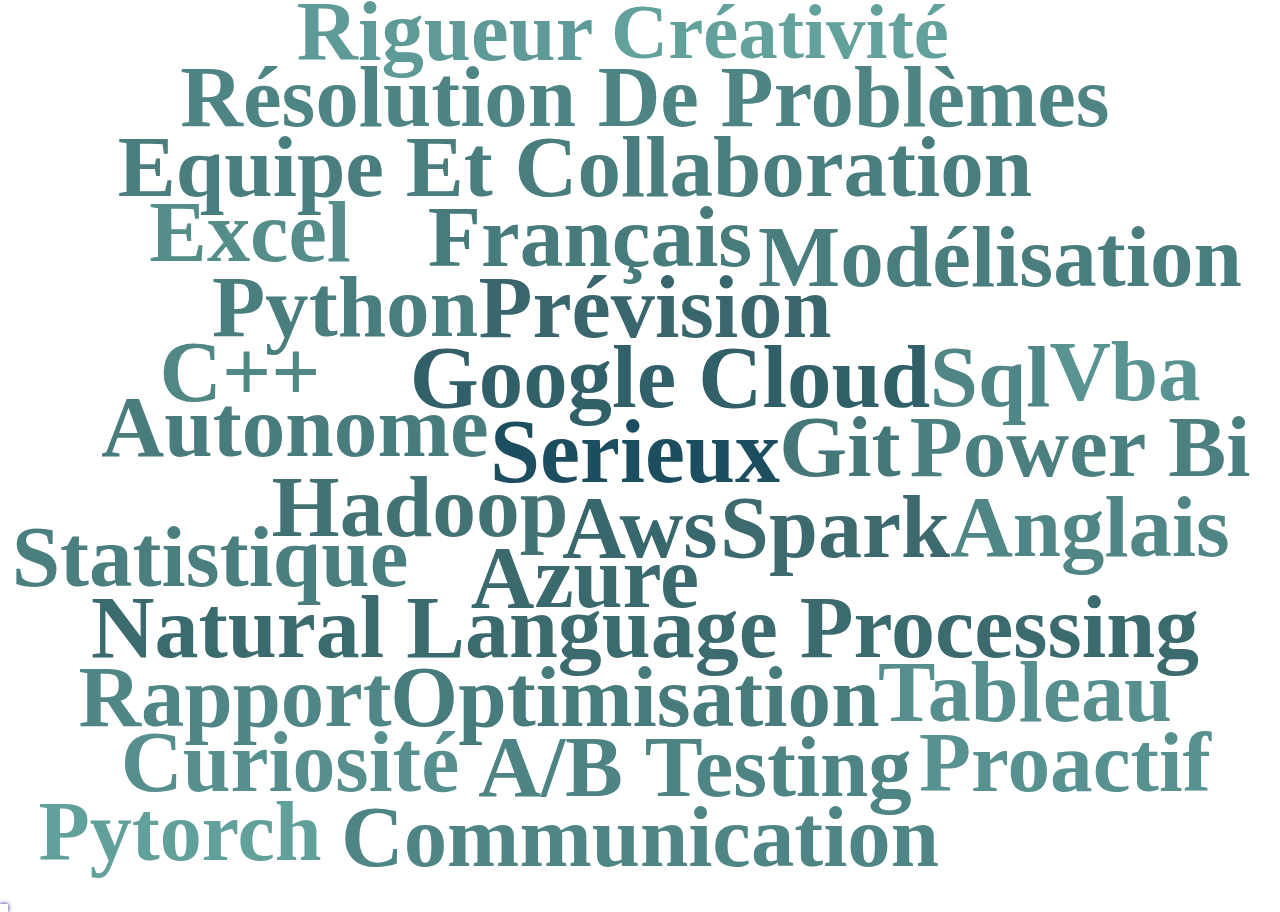
<file: docs/competences_salary_wordcloud.html>
<!DOCTYPE html>
<html>
<head>
<meta charset="utf-8" />
<title>wordcloud2</title>
<style type="text/css">@layer htmltools {
.html-fill-container {
display: flex;
flex-direction: column;

min-height: 0;
min-width: 0;
}
.html-fill-container > .html-fill-item {

flex: 1 1 auto;
min-height: 0;
min-width: 0;
}
.html-fill-container > :not(.html-fill-item) {

flex: 0 0 auto;
}
}
</style>
<script>(function() {
  // If window.HTMLWidgets is already defined, then use it; otherwise create a
  // new object. This allows preceding code to set options that affect the
  // initialization process (though none currently exist).
  window.HTMLWidgets = window.HTMLWidgets || {};

  // See if we're running in a viewer pane. If not, we're in a web browser.
  var viewerMode = window.HTMLWidgets.viewerMode =
      /\bviewer_pane=1\b/.test(window.location);

  // See if we're running in Shiny mode. If not, it's a static document.
  // Note that static widgets can appear in both Shiny and static modes, but
  // obviously, Shiny widgets can only appear in Shiny apps/documents.
  var shinyMode = window.HTMLWidgets.shinyMode =
      typeof(window.Shiny) !== "undefined" && !!window.Shiny.outputBindings;

  // We can't count on jQuery being available, so we implement our own
  // version if necessary.
  function querySelectorAll(scope, selector) {
    if (typeof(jQuery) !== "undefined" && scope instanceof jQuery) {
      return scope.find(selector);
    }
    if (scope.querySelectorAll) {
      return scope.querySelectorAll(selector);
    }
  }

  function asArray(value) {
    if (value === null)
      return [];
    if ($.isArray(value))
      return value;
    return [value];
  }

  // Implement jQuery's extend
  function extend(target /*, ... */) {
    if (arguments.length == 1) {
      return target;
    }
    for (var i = 1; i < arguments.length; i++) {
      var source = arguments[i];
      for (var prop in source) {
        if (source.hasOwnProperty(prop)) {
          target[prop] = source[prop];
        }
      }
    }
    return target;
  }

  // IE8 doesn't support Array.forEach.
  function forEach(values, callback, thisArg) {
    if (values.forEach) {
      values.forEach(callback, thisArg);
    } else {
      for (var i = 0; i < values.length; i++) {
        callback.call(thisArg, values[i], i, values);
      }
    }
  }

  // Replaces the specified method with the return value of funcSource.
  //
  // Note that funcSource should not BE the new method, it should be a function
  // that RETURNS the new method. funcSource receives a single argument that is
  // the overridden method, it can be called from the new method. The overridden
  // method can be called like a regular function, it has the target permanently
  // bound to it so "this" will work correctly.
  function overrideMethod(target, methodName, funcSource) {
    var superFunc = target[methodName] || function() {};
    var superFuncBound = function() {
      return superFunc.apply(target, arguments);
    };
    target[methodName] = funcSource(superFuncBound);
  }

  // Add a method to delegator that, when invoked, calls
  // delegatee.methodName. If there is no such method on
  // the delegatee, but there was one on delegator before
  // delegateMethod was called, then the original version
  // is invoked instead.
  // For example:
  //
  // var a = {
  //   method1: function() { console.log('a1'); }
  //   method2: function() { console.log('a2'); }
  // };
  // var b = {
  //   method1: function() { console.log('b1'); }
  // };
  // delegateMethod(a, b, "method1");
  // delegateMethod(a, b, "method2");
  // a.method1();
  // a.method2();
  //
  // The output would be "b1", "a2".
  function delegateMethod(delegator, delegatee, methodName) {
    var inherited = delegator[methodName];
    delegator[methodName] = function() {
      var target = delegatee;
      var method = delegatee[methodName];

      // The method doesn't exist on the delegatee. Instead,
      // call the method on the delegator, if it exists.
      if (!method) {
        target = delegator;
        method = inherited;
      }

      if (method) {
        return method.apply(target, arguments);
      }
    };
  }

  // Implement a vague facsimilie of jQuery's data method
  function elementData(el, name, value) {
    if (arguments.length == 2) {
      return el["htmlwidget_data_" + name];
    } else if (arguments.length == 3) {
      el["htmlwidget_data_" + name] = value;
      return el;
    } else {
      throw new Error("Wrong number of arguments for elementData: " +
        arguments.length);
    }
  }

  // http://stackoverflow.com/questions/3446170/escape-string-for-use-in-javascript-regex
  function escapeRegExp(str) {
    return str.replace(/[\-\[\]\/\{\}\(\)\*\+\?\.\\\^\$\|]/g, "\\$&");
  }

  function hasClass(el, className) {
    var re = new RegExp("\\b" + escapeRegExp(className) + "\\b");
    return re.test(el.className);
  }

  // elements - array (or array-like object) of HTML elements
  // className - class name to test for
  // include - if true, only return elements with given className;
  //   if false, only return elements *without* given className
  function filterByClass(elements, className, include) {
    var results = [];
    for (var i = 0; i < elements.length; i++) {
      if (hasClass(elements[i], className) == include)
        results.push(elements[i]);
    }
    return results;
  }

  function on(obj, eventName, func) {
    if (obj.addEventListener) {
      obj.addEventListener(eventName, func, false);
    } else if (obj.attachEvent) {
      obj.attachEvent(eventName, func);
    }
  }

  function off(obj, eventName, func) {
    if (obj.removeEventListener)
      obj.removeEventListener(eventName, func, false);
    else if (obj.detachEvent) {
      obj.detachEvent(eventName, func);
    }
  }

  // Translate array of values to top/right/bottom/left, as usual with
  // the "padding" CSS property
  // https://developer.mozilla.org/en-US/docs/Web/CSS/padding
  function unpackPadding(value) {
    if (typeof(value) === "number")
      value = [value];
    if (value.length === 1) {
      return {top: value[0], right: value[0], bottom: value[0], left: value[0]};
    }
    if (value.length === 2) {
      return {top: value[0], right: value[1], bottom: value[0], left: value[1]};
    }
    if (value.length === 3) {
      return {top: value[0], right: value[1], bottom: value[2], left: value[1]};
    }
    if (value.length === 4) {
      return {top: value[0], right: value[1], bottom: value[2], left: value[3]};
    }
  }

  // Convert an unpacked padding object to a CSS value
  function paddingToCss(paddingObj) {
    return paddingObj.top + "px " + paddingObj.right + "px " + paddingObj.bottom + "px " + paddingObj.left + "px";
  }

  // Makes a number suitable for CSS
  function px(x) {
    if (typeof(x) === "number")
      return x + "px";
    else
      return x;
  }

  // Retrieves runtime widget sizing information for an element.
  // The return value is either null, or an object with fill, padding,
  // defaultWidth, defaultHeight fields.
  function sizingPolicy(el) {
    var sizingEl = document.querySelector("script[data-for='" + el.id + "'][type='application/htmlwidget-sizing']");
    if (!sizingEl)
      return null;
    var sp = JSON.parse(sizingEl.textContent || sizingEl.text || "{}");
    if (viewerMode) {
      return sp.viewer;
    } else {
      return sp.browser;
    }
  }

  // @param tasks Array of strings (or falsy value, in which case no-op).
  //   Each element must be a valid JavaScript expression that yields a
  //   function. Or, can be an array of objects with "code" and "data"
  //   properties; in this case, the "code" property should be a string
  //   of JS that's an expr that yields a function, and "data" should be
  //   an object that will be added as an additional argument when that
  //   function is called.
  // @param target The object that will be "this" for each function
  //   execution.
  // @param args Array of arguments to be passed to the functions. (The
  //   same arguments will be passed to all functions.)
  function evalAndRun(tasks, target, args) {
    if (tasks) {
      forEach(tasks, function(task) {
        var theseArgs = args;
        if (typeof(task) === "object") {
          theseArgs = theseArgs.concat([task.data]);
          task = task.code;
        }
        var taskFunc = tryEval(task);
        if (typeof(taskFunc) !== "function") {
          throw new Error("Task must be a function! Source:\n" + task);
        }
        taskFunc.apply(target, theseArgs);
      });
    }
  }

  // Attempt eval() both with and without enclosing in parentheses.
  // Note that enclosing coerces a function declaration into
  // an expression that eval() can parse
  // (otherwise, a SyntaxError is thrown)
  function tryEval(code) {
    var result = null;
    try {
      result = eval("(" + code + ")");
    } catch(error) {
      if (!(error instanceof SyntaxError)) {
        throw error;
      }
      try {
        result = eval(code);
      } catch(e) {
        if (e instanceof SyntaxError) {
          throw error;
        } else {
          throw e;
        }
      }
    }
    return result;
  }

  function initSizing(el) {
    var sizing = sizingPolicy(el);
    if (!sizing)
      return;

    var cel = document.getElementById("htmlwidget_container");
    if (!cel)
      return;

    if (typeof(sizing.padding) !== "undefined") {
      document.body.style.margin = "0";
      document.body.style.padding = paddingToCss(unpackPadding(sizing.padding));
    }

    if (sizing.fill) {
      document.body.style.overflow = "hidden";
      document.body.style.width = "100%";
      document.body.style.height = "100%";
      document.documentElement.style.width = "100%";
      document.documentElement.style.height = "100%";
      cel.style.position = "absolute";
      var pad = unpackPadding(sizing.padding);
      cel.style.top = pad.top + "px";
      cel.style.right = pad.right + "px";
      cel.style.bottom = pad.bottom + "px";
      cel.style.left = pad.left + "px";
      el.style.width = "100%";
      el.style.height = "100%";

      return {
        getWidth: function() { return cel.getBoundingClientRect().width; },
        getHeight: function() { return cel.getBoundingClientRect().height; }
      };

    } else {
      el.style.width = px(sizing.width);
      el.style.height = px(sizing.height);

      return {
        getWidth: function() { return cel.getBoundingClientRect().width; },
        getHeight: function() { return cel.getBoundingClientRect().height; }
      };
    }
  }

  // Default implementations for methods
  var defaults = {
    find: function(scope) {
      return querySelectorAll(scope, "." + this.name);
    },
    renderError: function(el, err) {
      var $el = $(el);

      this.clearError(el);

      // Add all these error classes, as Shiny does
      var errClass = "shiny-output-error";
      if (err.type !== null) {
        // use the classes of the error condition as CSS class names
        errClass = errClass + " " + $.map(asArray(err.type), function(type) {
          return errClass + "-" + type;
        }).join(" ");
      }
      errClass = errClass + " htmlwidgets-error";

      // Is el inline or block? If inline or inline-block, just display:none it
      // and add an inline error.
      var display = $el.css("display");
      $el.data("restore-display-mode", display);

      if (display === "inline" || display === "inline-block") {
        $el.hide();
        if (err.message !== "") {
          var errorSpan = $("<span>").addClass(errClass);
          errorSpan.text(err.message);
          $el.after(errorSpan);
        }
      } else if (display === "block") {
        // If block, add an error just after the el, set visibility:none on the
        // el, and position the error to be on top of the el.
        // Mark it with a unique ID and CSS class so we can remove it later.
        $el.css("visibility", "hidden");
        if (err.message !== "") {
          var errorDiv = $("<div>").addClass(errClass).css("position", "absolute")
            .css("top", el.offsetTop)
            .css("left", el.offsetLeft)
            // setting width can push out the page size, forcing otherwise
            // unnecessary scrollbars to appear and making it impossible for
            // the element to shrink; so use max-width instead
            .css("maxWidth", el.offsetWidth)
            .css("height", el.offsetHeight);
          errorDiv.text(err.message);
          $el.after(errorDiv);

          // Really dumb way to keep the size/position of the error in sync with
          // the parent element as the window is resized or whatever.
          var intId = setInterval(function() {
            if (!errorDiv[0].parentElement) {
              clearInterval(intId);
              return;
            }
            errorDiv
              .css("top", el.offsetTop)
              .css("left", el.offsetLeft)
              .css("maxWidth", el.offsetWidth)
              .css("height", el.offsetHeight);
          }, 500);
        }
      }
    },
    clearError: function(el) {
      var $el = $(el);
      var display = $el.data("restore-display-mode");
      $el.data("restore-display-mode", null);

      if (display === "inline" || display === "inline-block") {
        if (display)
          $el.css("display", display);
        $(el.nextSibling).filter(".htmlwidgets-error").remove();
      } else if (display === "block"){
        $el.css("visibility", "inherit");
        $(el.nextSibling).filter(".htmlwidgets-error").remove();
      }
    },
    sizing: {}
  };

  // Called by widget bindings to register a new type of widget. The definition
  // object can contain the following properties:
  // - name (required) - A string indicating the binding name, which will be
  //   used by default as the CSS classname to look for.
  // - initialize (optional) - A function(el) that will be called once per
  //   widget element; if a value is returned, it will be passed as the third
  //   value to renderValue.
  // - renderValue (required) - A function(el, data, initValue) that will be
  //   called with data. Static contexts will cause this to be called once per
  //   element; Shiny apps will cause this to be called multiple times per
  //   element, as the data changes.
  window.HTMLWidgets.widget = function(definition) {
    if (!definition.name) {
      throw new Error("Widget must have a name");
    }
    if (!definition.type) {
      throw new Error("Widget must have a type");
    }
    // Currently we only support output widgets
    if (definition.type !== "output") {
      throw new Error("Unrecognized widget type '" + definition.type + "'");
    }
    // TODO: Verify that .name is a valid CSS classname

    // Support new-style instance-bound definitions. Old-style class-bound
    // definitions have one widget "object" per widget per type/class of
    // widget; the renderValue and resize methods on such widget objects
    // take el and instance arguments, because the widget object can't
    // store them. New-style instance-bound definitions have one widget
    // object per widget instance; the definition that's passed in doesn't
    // provide renderValue or resize methods at all, just the single method
    //   factory(el, width, height)
    // which returns an object that has renderValue(x) and resize(w, h).
    // This enables a far more natural programming style for the widget
    // author, who can store per-instance state using either OO-style
    // instance fields or functional-style closure variables (I guess this
    // is in contrast to what can only be called C-style pseudo-OO which is
    // what we required before).
    if (definition.factory) {
      definition = createLegacyDefinitionAdapter(definition);
    }

    if (!definition.renderValue) {
      throw new Error("Widget must have a renderValue function");
    }

    // For static rendering (non-Shiny), use a simple widget registration
    // scheme. We also use this scheme for Shiny apps/documents that also
    // contain static widgets.
    window.HTMLWidgets.widgets = window.HTMLWidgets.widgets || [];
    // Merge defaults into the definition; don't mutate the original definition.
    var staticBinding = extend({}, defaults, definition);
    overrideMethod(staticBinding, "find", function(superfunc) {
      return function(scope) {
        var results = superfunc(scope);
        // Filter out Shiny outputs, we only want the static kind
        return filterByClass(results, "html-widget-output", false);
      };
    });
    window.HTMLWidgets.widgets.push(staticBinding);

    if (shinyMode) {
      // Shiny is running. Register the definition with an output binding.
      // The definition itself will not be the output binding, instead
      // we will make an output binding object that delegates to the
      // definition. This is because we foolishly used the same method
      // name (renderValue) for htmlwidgets definition and Shiny bindings
      // but they actually have quite different semantics (the Shiny
      // bindings receive data that includes lots of metadata that it
      // strips off before calling htmlwidgets renderValue). We can't
      // just ignore the difference because in some widgets it's helpful
      // to call this.renderValue() from inside of resize(), and if
      // we're not delegating, then that call will go to the Shiny
      // version instead of the htmlwidgets version.

      // Merge defaults with definition, without mutating either.
      var bindingDef = extend({}, defaults, definition);

      // This object will be our actual Shiny binding.
      var shinyBinding = new Shiny.OutputBinding();

      // With a few exceptions, we'll want to simply use the bindingDef's
      // version of methods if they are available, otherwise fall back to
      // Shiny's defaults. NOTE: If Shiny's output bindings gain additional
      // methods in the future, and we want them to be overrideable by
      // HTMLWidget binding definitions, then we'll need to add them to this
      // list.
      delegateMethod(shinyBinding, bindingDef, "getId");
      delegateMethod(shinyBinding, bindingDef, "onValueChange");
      delegateMethod(shinyBinding, bindingDef, "onValueError");
      delegateMethod(shinyBinding, bindingDef, "renderError");
      delegateMethod(shinyBinding, bindingDef, "clearError");
      delegateMethod(shinyBinding, bindingDef, "showProgress");

      // The find, renderValue, and resize are handled differently, because we
      // want to actually decorate the behavior of the bindingDef methods.

      shinyBinding.find = function(scope) {
        var results = bindingDef.find(scope);

        // Only return elements that are Shiny outputs, not static ones
        var dynamicResults = results.filter(".html-widget-output");

        // It's possible that whatever caused Shiny to think there might be
        // new dynamic outputs, also caused there to be new static outputs.
        // Since there might be lots of different htmlwidgets bindings, we
        // schedule execution for later--no need to staticRender multiple
        // times.
        if (results.length !== dynamicResults.length)
          scheduleStaticRender();

        return dynamicResults;
      };

      // Wrap renderValue to handle initialization, which unfortunately isn't
      // supported natively by Shiny at the time of this writing.

      shinyBinding.renderValue = function(el, data) {
        Shiny.renderDependencies(data.deps);
        // Resolve strings marked as javascript literals to objects
        if (!(data.evals instanceof Array)) data.evals = [data.evals];
        for (var i = 0; data.evals && i < data.evals.length; i++) {
          window.HTMLWidgets.evaluateStringMember(data.x, data.evals[i]);
        }
        if (!bindingDef.renderOnNullValue) {
          if (data.x === null) {
            el.style.visibility = "hidden";
            return;
          } else {
            el.style.visibility = "inherit";
          }
        }
        if (!elementData(el, "initialized")) {
          initSizing(el);

          elementData(el, "initialized", true);
          if (bindingDef.initialize) {
            var rect = el.getBoundingClientRect();
            var result = bindingDef.initialize(el, rect.width, rect.height);
            elementData(el, "init_result", result);
          }
        }
        bindingDef.renderValue(el, data.x, elementData(el, "init_result"));
        evalAndRun(data.jsHooks.render, elementData(el, "init_result"), [el, data.x]);
      };

      // Only override resize if bindingDef implements it
      if (bindingDef.resize) {
        shinyBinding.resize = function(el, width, height) {
          // Shiny can call resize before initialize/renderValue have been
          // called, which doesn't make sense for widgets.
          if (elementData(el, "initialized")) {
            bindingDef.resize(el, width, height, elementData(el, "init_result"));
          }
        };
      }

      Shiny.outputBindings.register(shinyBinding, bindingDef.name);
    }
  };

  var scheduleStaticRenderTimerId = null;
  function scheduleStaticRender() {
    if (!scheduleStaticRenderTimerId) {
      scheduleStaticRenderTimerId = setTimeout(function() {
        scheduleStaticRenderTimerId = null;
        window.HTMLWidgets.staticRender();
      }, 1);
    }
  }

  // Render static widgets after the document finishes loading
  // Statically render all elements that are of this widget's class
  window.HTMLWidgets.staticRender = function() {
    var bindings = window.HTMLWidgets.widgets || [];
    forEach(bindings, function(binding) {
      var matches = binding.find(document.documentElement);
      forEach(matches, function(el) {
        var sizeObj = initSizing(el, binding);

        var getSize = function(el) {
          if (sizeObj) {
            return {w: sizeObj.getWidth(), h: sizeObj.getHeight()}
          } else {
            var rect = el.getBoundingClientRect();
            return {w: rect.width, h: rect.height}
          }
        };

        if (hasClass(el, "html-widget-static-bound"))
          return;
        el.className = el.className + " html-widget-static-bound";

        var initResult;
        if (binding.initialize) {
          var size = getSize(el);
          initResult = binding.initialize(el, size.w, size.h);
          elementData(el, "init_result", initResult);
        }

        if (binding.resize) {
          var lastSize = getSize(el);
          var resizeHandler = function(e) {
            var size = getSize(el);
            if (size.w === 0 && size.h === 0)
              return;
            if (size.w === lastSize.w && size.h === lastSize.h)
              return;
            lastSize = size;
            binding.resize(el, size.w, size.h, initResult);
          };

          on(window, "resize", resizeHandler);

          // This is needed for cases where we're running in a Shiny
          // app, but the widget itself is not a Shiny output, but
          // rather a simple static widget. One example of this is
          // an rmarkdown document that has runtime:shiny and widget
          // that isn't in a render function. Shiny only knows to
          // call resize handlers for Shiny outputs, not for static
          // widgets, so we do it ourselves.
          if (window.jQuery) {
            window.jQuery(document).on(
              "shown.htmlwidgets shown.bs.tab.htmlwidgets shown.bs.collapse.htmlwidgets",
              resizeHandler
            );
            window.jQuery(document).on(
              "hidden.htmlwidgets hidden.bs.tab.htmlwidgets hidden.bs.collapse.htmlwidgets",
              resizeHandler
            );
          }

          // This is needed for the specific case of ioslides, which
          // flips slides between display:none and display:block.
          // Ideally we would not have to have ioslide-specific code
          // here, but rather have ioslides raise a generic event,
          // but the rmarkdown package just went to CRAN so the
          // window to getting that fixed may be long.
          if (window.addEventListener) {
            // It's OK to limit this to window.addEventListener
            // browsers because ioslides itself only supports
            // such browsers.
            on(document, "slideenter", resizeHandler);
            on(document, "slideleave", resizeHandler);
          }
        }

        var scriptData = document.querySelector("script[data-for='" + el.id + "'][type='application/json']");
        if (scriptData) {
          var data = JSON.parse(scriptData.textContent || scriptData.text);
          // Resolve strings marked as javascript literals to objects
          if (!(data.evals instanceof Array)) data.evals = [data.evals];
          for (var k = 0; data.evals && k < data.evals.length; k++) {
            window.HTMLWidgets.evaluateStringMember(data.x, data.evals[k]);
          }
          binding.renderValue(el, data.x, initResult);
          evalAndRun(data.jsHooks.render, initResult, [el, data.x]);
        }
      });
    });

    invokePostRenderHandlers();
  }


  function has_jQuery3() {
    if (!window.jQuery) {
      return false;
    }
    var $version = window.jQuery.fn.jquery;
    var $major_version = parseInt($version.split(".")[0]);
    return $major_version >= 3;
  }

  /*
  / Shiny 1.4 bumped jQuery from 1.x to 3.x which means jQuery's
  / on-ready handler (i.e., $(fn)) is now asyncronous (i.e., it now
  / really means $(setTimeout(fn)).
  / https://jquery.com/upgrade-guide/3.0/#breaking-change-document-ready-handlers-are-now-asynchronous
  /
  / Since Shiny uses $() to schedule initShiny, shiny>=1.4 calls initShiny
  / one tick later than it did before, which means staticRender() is
  / called renderValue() earlier than (advanced) widget authors might be expecting.
  / https://github.com/rstudio/shiny/issues/2630
  /
  / For a concrete example, leaflet has some methods (e.g., updateBounds)
  / which reference Shiny methods registered in initShiny (e.g., setInputValue).
  / Since leaflet is privy to this life-cycle, it knows to use setTimeout() to
  / delay execution of those methods (until Shiny methods are ready)
  / https://github.com/rstudio/leaflet/blob/18ec981/javascript/src/index.js#L266-L268
  /
  / Ideally widget authors wouldn't need to use this setTimeout() hack that
  / leaflet uses to call Shiny methods on a staticRender(). In the long run,
  / the logic initShiny should be broken up so that method registration happens
  / right away, but binding happens later.
  */
  function maybeStaticRenderLater() {
    if (shinyMode && has_jQuery3()) {
      window.jQuery(window.HTMLWidgets.staticRender);
    } else {
      window.HTMLWidgets.staticRender();
    }
  }

  if (document.addEventListener) {
    document.addEventListener("DOMContentLoaded", function() {
      document.removeEventListener("DOMContentLoaded", arguments.callee, false);
      maybeStaticRenderLater();
    }, false);
  } else if (document.attachEvent) {
    document.attachEvent("onreadystatechange", function() {
      if (document.readyState === "complete") {
        document.detachEvent("onreadystatechange", arguments.callee);
        maybeStaticRenderLater();
      }
    });
  }


  window.HTMLWidgets.getAttachmentUrl = function(depname, key) {
    // If no key, default to the first item
    if (typeof(key) === "undefined")
      key = 1;

    var link = document.getElementById(depname + "-" + key + "-attachment");
    if (!link) {
      throw new Error("Attachment " + depname + "/" + key + " not found in document");
    }
    return link.getAttribute("href");
  };

  window.HTMLWidgets.dataframeToD3 = function(df) {
    var names = [];
    var length;
    for (var name in df) {
        if (df.hasOwnProperty(name))
            names.push(name);
        if (typeof(df[name]) !== "object" || typeof(df[name].length) === "undefined") {
            throw new Error("All fields must be arrays");
        } else if (typeof(length) !== "undefined" && length !== df[name].length) {
            throw new Error("All fields must be arrays of the same length");
        }
        length = df[name].length;
    }
    var results = [];
    var item;
    for (var row = 0; row < length; row++) {
        item = {};
        for (var col = 0; col < names.length; col++) {
            item[names[col]] = df[names[col]][row];
        }
        results.push(item);
    }
    return results;
  };

  window.HTMLWidgets.transposeArray2D = function(array) {
      if (array.length === 0) return array;
      var newArray = array[0].map(function(col, i) {
          return array.map(function(row) {
              return row[i]
          })
      });
      return newArray;
  };
  // Split value at splitChar, but allow splitChar to be escaped
  // using escapeChar. Any other characters escaped by escapeChar
  // will be included as usual (including escapeChar itself).
  function splitWithEscape(value, splitChar, escapeChar) {
    var results = [];
    var escapeMode = false;
    var currentResult = "";
    for (var pos = 0; pos < value.length; pos++) {
      if (!escapeMode) {
        if (value[pos] === splitChar) {
          results.push(currentResult);
          currentResult = "";
        } else if (value[pos] === escapeChar) {
          escapeMode = true;
        } else {
          currentResult += value[pos];
        }
      } else {
        currentResult += value[pos];
        escapeMode = false;
      }
    }
    if (currentResult !== "") {
      results.push(currentResult);
    }
    return results;
  }
  // Function authored by Yihui/JJ Allaire
  window.HTMLWidgets.evaluateStringMember = function(o, member) {
    var parts = splitWithEscape(member, '.', '\\');
    for (var i = 0, l = parts.length; i < l; i++) {
      var part = parts[i];
      // part may be a character or 'numeric' member name
      if (o !== null && typeof o === "object" && part in o) {
        if (i == (l - 1)) { // if we are at the end of the line then evalulate
          if (typeof o[part] === "string")
            o[part] = tryEval(o[part]);
        } else { // otherwise continue to next embedded object
          o = o[part];
        }
      }
    }
  };

  // Retrieve the HTMLWidget instance (i.e. the return value of an
  // HTMLWidget binding's initialize() or factory() function)
  // associated with an element, or null if none.
  window.HTMLWidgets.getInstance = function(el) {
    return elementData(el, "init_result");
  };

  // Finds the first element in the scope that matches the selector,
  // and returns the HTMLWidget instance (i.e. the return value of
  // an HTMLWidget binding's initialize() or factory() function)
  // associated with that element, if any. If no element matches the
  // selector, or the first matching element has no HTMLWidget
  // instance associated with it, then null is returned.
  //
  // The scope argument is optional, and defaults to window.document.
  window.HTMLWidgets.find = function(scope, selector) {
    if (arguments.length == 1) {
      selector = scope;
      scope = document;
    }

    var el = scope.querySelector(selector);
    if (el === null) {
      return null;
    } else {
      return window.HTMLWidgets.getInstance(el);
    }
  };

  // Finds all elements in the scope that match the selector, and
  // returns the HTMLWidget instances (i.e. the return values of
  // an HTMLWidget binding's initialize() or factory() function)
  // associated with the elements, in an array. If elements that
  // match the selector don't have an associated HTMLWidget
  // instance, the returned array will contain nulls.
  //
  // The scope argument is optional, and defaults to window.document.
  window.HTMLWidgets.findAll = function(scope, selector) {
    if (arguments.length == 1) {
      selector = scope;
      scope = document;
    }

    var nodes = scope.querySelectorAll(selector);
    var results = [];
    for (var i = 0; i < nodes.length; i++) {
      results.push(window.HTMLWidgets.getInstance(nodes[i]));
    }
    return results;
  };

  var postRenderHandlers = [];
  function invokePostRenderHandlers() {
    while (postRenderHandlers.length) {
      var handler = postRenderHandlers.shift();
      if (handler) {
        handler();
      }
    }
  }

  // Register the given callback function to be invoked after the
  // next time static widgets are rendered.
  window.HTMLWidgets.addPostRenderHandler = function(callback) {
    postRenderHandlers.push(callback);
  };

  // Takes a new-style instance-bound definition, and returns an
  // old-style class-bound definition. This saves us from having
  // to rewrite all the logic in this file to accomodate both
  // types of definitions.
  function createLegacyDefinitionAdapter(defn) {
    var result = {
      name: defn.name,
      type: defn.type,
      initialize: function(el, width, height) {
        return defn.factory(el, width, height);
      },
      renderValue: function(el, x, instance) {
        return instance.renderValue(x);
      },
      resize: function(el, width, height, instance) {
        return instance.resize(width, height);
      }
    };

    if (defn.find)
      result.find = defn.find;
    if (defn.renderError)
      result.renderError = defn.renderError;
    if (defn.clearError)
      result.clearError = defn.clearError;

    return result;
  }
})();
</script>
<style type="text/css">#wcLabel {position: absolute;border: 2px solid #fff;box-shadow: 0 0 4px 0 #008;padding: 2px;pointer-events: none; }#wcSpan {position: absolute;top: 100%;left: 0;background-color: rgba(255, 255, 255, 0.8);color: #333;margin-top: 6px;padding: 0 0.5em;border-radius: 0.5em;white-space: nowrap; }</style>
<script>/*!
 * wordcloud2.js
 * http://timdream.org/wordcloud2.js/
 *
 * Copyright 2011 - 2013 Tim Chien
 * Released under the MIT license
 */

'use strict';

// setImmediate
if (!window.setImmediate) {
  window.setImmediate = (function setupSetImmediate() {
    return window.msSetImmediate ||
    window.webkitSetImmediate ||
    window.mozSetImmediate ||
    window.oSetImmediate ||
    (function setupSetZeroTimeout() {
      if (!window.postMessage || !window.addEventListener) {
        return null;
      }

      var callbacks = [undefined];
      var message = 'zero-timeout-message';

      // Like setTimeout, but only takes a function argument.  There's
      // no time argument (always zero) and no arguments (you have to
      // use a closure).
      var setZeroTimeout = function setZeroTimeout(callback) {
        var id = callbacks.length;
        callbacks.push(callback);
        window.postMessage(message + id.toString(36), '*');

        return id;
      };

      window.addEventListener('message', function setZeroTimeoutMessage(evt) {
        // Skipping checking event source, retarded IE confused this window
        // object with another in the presence of iframe
        if (typeof evt.data !== 'string' ||
            evt.data.substr(0, message.length) !== message/* ||
            evt.source !== window */) {
          return;
        }

        evt.stopImmediatePropagation();

        var id = parseInt(evt.data.substr(message.length), 36);
        if (!callbacks[id]) {
          return;
        }

        callbacks[id]();
        callbacks[id] = undefined;
      }, true);

      /* specify clearImmediate() here since we need the scope */
      window.clearImmediate = function clearZeroTimeout(id) {
        if (!callbacks[id]) {
          return;
        }

        callbacks[id] = undefined;
      };

      return setZeroTimeout;
    })() ||
    // fallback
    function setImmediateFallback(fn) {
      window.setTimeout(fn, 0);
    };
  })();
}

if (!window.clearImmediate) {
  window.clearImmediate = (function setupClearImmediate() {
    return window.msClearImmediate ||
    window.webkitClearImmediate ||
    window.mozClearImmediate ||
    window.oClearImmediate ||
    // "clearZeroTimeout" is implement on the previous block ||
    // fallback
    function clearImmediateFallback(timer) {
      window.clearTimeout(timer);
    };
  })();
}

(function(global) {

  // Check if WordCloud can run on this browser
  var isSupported = (function isSupported() {
    var canvas = document.createElement('canvas');
    if (!canvas || !canvas.getContext) {
      return false;
    }

    var ctx = canvas.getContext('2d');
    if (!ctx.getImageData) {
      return false;
    }
    if (!ctx.fillText) {
      return false;
    }

    if (!Array.prototype.some) {
      return false;
    }
    if (!Array.prototype.push) {
      return false;
    }

    return true;
  }());

  // Find out if the browser impose minium font size by
  // drawing small texts on a canvas and measure it's width.
  var minFontSize = (function getMinFontSize() {
    if (!isSupported) {
      return;
    }

    var ctx = document.createElement('canvas').getContext('2d');

    // start from 20
    var size = 20;

    // two sizes to measure
    var hanWidth, mWidth;

    while (size) {
      ctx.font = size.toString(10) + 'px sans-serif';
      if ((ctx.measureText('\uFF37').width === hanWidth) &&
          (ctx.measureText('m').width) === mWidth) {
        return (size + 1);
      }

      hanWidth = ctx.measureText('\uFF37').width;
      mWidth = ctx.measureText('m').width;

      size--;
    }

    return 0;
  })();

  // Based on http://jsfromhell.com/array/shuffle
  var shuffleArray = function shuffleArray(arr) {
    for (var j, x, i = arr.length; i;
      j = Math.floor(Math.random() * i),
      x = arr[--i], arr[i] = arr[j],
      arr[j] = x) {}
    return arr;
  };

  var WordCloud = function WordCloud(elements, options) {
    if (!isSupported) {
      return;
    }

    if (!Array.isArray(elements)) {
      elements = [elements];
    }

    elements.forEach(function(el, i) {
      if (typeof el === 'string') {
        elements[i] = document.getElementById(el);
        if (!elements[i]) {
          throw 'The element id specified is not found.';
        }
      } else if (!el.tagName && !el.appendChild) {
        throw 'You must pass valid HTML elements, or ID of the element.';
      }
    });

    /* Default values to be overwritten by options object */
    var settings = {
      list: [],
      fontFamily: '"Trebuchet MS", "Heiti TC", "微軟正黑體", ' +
                  '"Arial Unicode MS", "Droid Fallback Sans", sans-serif',
      fontWeight: 'normal',
      color: 'random-dark',
      minSize: 0, // 0 to disable
      weightFactor: 1,
      clearCanvas: true,
      backgroundColor: '#fff',  // opaque white = rgba(255, 255, 255, 1)

      gridSize: 8,
      origin: null,

      drawMask: false,
      maskColor: 'rgba(255,0,0,0.3)',
      maskGapWidth: 0.3,

      wait: 0,
      abortThreshold: 0, // disabled
      abort: function noop() {},

      minRotation: - Math.PI / 2,
      maxRotation: Math.PI / 2,

      shuffle: true,
      rotateRatio: 0.1,

      shape: 'circle',
      ellipticity: 0.65,

      classes: null,

      hover: null,
      click: null
    };

    if (options) {
      for (var key in options) {
        if (key in settings) {
          settings[key] = options[key];
        }
      }
    }

    /* Convert weightFactor into a function */
    if (typeof settings.weightFactor !== 'function') {
      var factor = settings.weightFactor;
      settings.weightFactor = function weightFactor(pt) {
        return pt * factor; //in px
      };
    }

    /* Convert shape into a function */
    if (typeof settings.shape !== 'function') {
      switch (settings.shape) {
        case 'circle':
        /* falls through */
        default:
          // 'circle' is the default and a shortcut in the code loop.
          settings.shape = 'circle';
          break;

        case 'cardioid':
          settings.shape = function shapeCardioid(theta) {
            return 1 - Math.sin(theta);
          };
          break;

        /*

        To work out an X-gon, one has to calculate "m",
        where 1/(cos(2*PI/X)+m*sin(2*PI/X)) = 1/(cos(0)+m*sin(0))
        http://www.wolframalpha.com/input/?i=1%2F%28cos%282*PI%2FX%29%2Bm*sin%28
        2*PI%2FX%29%29+%3D+1%2F%28cos%280%29%2Bm*sin%280%29%29

        Copy the solution into polar equation r = 1/(cos(t') + m*sin(t'))
        where t' equals to mod(t, 2PI/X);

        */

        case 'diamond':
        case 'square':
          // http://www.wolframalpha.com/input/?i=plot+r+%3D+1%2F%28cos%28mod+
          // %28t%2C+PI%2F2%29%29%2Bsin%28mod+%28t%2C+PI%2F2%29%29%29%2C+t+%3D
          // +0+..+2*PI
          settings.shape = function shapeSquare(theta) {
            var thetaPrime = theta % (2 * Math.PI / 4);
            return 1 / (Math.cos(thetaPrime) + Math.sin(thetaPrime));
          };
          break;

        case 'triangle-forward':
          // http://www.wolframalpha.com/input/?i=plot+r+%3D+1%2F%28cos%28mod+
          // %28t%2C+2*PI%2F3%29%29%2Bsqrt%283%29sin%28mod+%28t%2C+2*PI%2F3%29
          // %29%29%2C+t+%3D+0+..+2*PI
          settings.shape = function shapeTriangle(theta) {
            var thetaPrime = theta % (2 * Math.PI / 3);
            return 1 / (Math.cos(thetaPrime) +
                        Math.sqrt(3) * Math.sin(thetaPrime));
          };
          break;

        case 'triangle':
        case 'triangle-upright':
          settings.shape = function shapeTriangle(theta) {
            var thetaPrime = (theta + Math.PI * 3 / 2) % (2 * Math.PI / 3);
            return 1 / (Math.cos(thetaPrime) +
                        Math.sqrt(3) * Math.sin(thetaPrime));
          };
          break;

        case 'pentagon':
          settings.shape = function shapePentagon(theta) {
            var thetaPrime = (theta + 0.955) % (2 * Math.PI / 5);
            return 1 / (Math.cos(thetaPrime) +
                        0.726543 * Math.sin(thetaPrime));
          };
          break;

        case 'star':
          settings.shape = function shapeStar(theta) {
            var thetaPrime = (theta + 0.955) % (2 * Math.PI / 10);
            if ((theta + 0.955) % (2 * Math.PI / 5) - (2 * Math.PI / 10) >= 0) {
              return 1 / (Math.cos((2 * Math.PI / 10) - thetaPrime) +
                          3.07768 * Math.sin((2 * Math.PI / 10) - thetaPrime));
            } else {
              return 1 / (Math.cos(thetaPrime) +
                          3.07768 * Math.sin(thetaPrime));
            }
          };
          break;
      }
    }

    /* Make sure gridSize is a whole number and is not smaller than 4px */
    settings.gridSize = Math.max(Math.floor(settings.gridSize), 4);

    /* shorthand */
    var g = settings.gridSize;
    var maskRectWidth = g - settings.maskGapWidth;

    /* normalize rotation settings */
    var rotationRange = Math.abs(settings.maxRotation - settings.minRotation);
    var minRotation = Math.min(settings.maxRotation, settings.minRotation);

    /* information/object available to all functions, set when start() */
    var grid, // 2d array containing filling information
      ngx, ngy, // width and height of the grid
      center, // position of the center of the cloud
      maxRadius;

    /* timestamp for measuring each putWord() action */
    var escapeTime;

    /* function for getting the color of the text */
    var getTextColor;
    function random_hsl_color(min, max) {
      return 'hsl(' +
        (Math.random() * 360).toFixed() + ',' +
        (Math.random() * 30 + 70).toFixed() + '%,' +
        (Math.random() * (max - min) + min).toFixed() + '%)';
    }
    switch (settings.color) {
      case 'random-dark':
        getTextColor = function getRandomDarkColor() {
          return random_hsl_color(10, 50);
        };
        break;

      case 'random-light':
        getTextColor = function getRandomLightColor() {
          return random_hsl_color(50, 90);
        };
        break;

      default:
        if (typeof settings.color === 'function') {
          getTextColor = settings.color;
        }
        break;
    }

    /* function for getting the classes of the text */
    var getTextClasses = null;
    if (typeof settings.classes === 'function') {
      getTextClasses = settings.classes;
    }

    /* Interactive */
    var interactive = false;
    var infoGrid = [];
    var hovered;

    var getInfoGridFromMouseTouchEvent =
    function getInfoGridFromMouseTouchEvent(evt) {
      var canvas = evt.currentTarget;
      var rect = canvas.getBoundingClientRect();
      var clientX;
      var clientY;
      /** Detect if touches are available */
      if (evt.touches) {
        clientX = evt.touches[0].clientX;
        clientY = evt.touches[0].clientY;
      } else {
        clientX = evt.clientX;
        clientY = evt.clientY;
      }
      var eventX = clientX - rect.left;
      var eventY = clientY - rect.top;

      var x = Math.floor(eventX * ((canvas.width / rect.width) || 1) / g);
      var y = Math.floor(eventY * ((canvas.height / rect.height) || 1) / g);

      return infoGrid[x][y];
    };

    var wordcloudhover = function wordcloudhover(evt) {
      var info = getInfoGridFromMouseTouchEvent(evt);

      if (hovered === info) {
        return;
      }

      hovered = info;
      if (!info) {
        settings.hover(undefined, undefined, evt);

        return;
      }

      settings.hover(info.item, info.dimension, evt);

    };

    var wordcloudclick = function wordcloudclick(evt) {
      var info = getInfoGridFromMouseTouchEvent(evt);
      if (!info) {
        return;
      }

      settings.click(info.item, info.dimension, evt);
      evt.preventDefault();
    };

    /* Get points on the grid for a given radius away from the center */
    var pointsAtRadius = [];
    var getPointsAtRadius = function getPointsAtRadius(radius) {
      if (pointsAtRadius[radius]) {
        return pointsAtRadius[radius];
      }

      // Look for these number of points on each radius
      var T = radius * 8;

      // Getting all the points at this radius
      var t = T;
      var points = [];

      if (radius === 0) {
        points.push([center[0], center[1], 0]);
      }

      while (t--) {
        // distort the radius to put the cloud in shape
        var rx = 1;
        if (settings.shape !== 'circle') {
          rx = settings.shape(t / T * 2 * Math.PI); // 0 to 1
        }

        // Push [x, y, t]; t is used solely for getTextColor()
        points.push([
          center[0] + radius * rx * Math.cos(-t / T * 2 * Math.PI),
          center[1] + radius * rx * Math.sin(-t / T * 2 * Math.PI) *
            settings.ellipticity,
          t / T * 2 * Math.PI]);
      }

      pointsAtRadius[radius] = points;
      return points;
    };

    /* Return true if we had spent too much time */
    var exceedTime = function exceedTime() {
      return ((settings.abortThreshold > 0) &&
        ((new Date()).getTime() - escapeTime > settings.abortThreshold));
    };

    /* Get the deg of rotation according to settings, and luck. */
    var getRotateDeg = function getRotateDeg() {
      if (settings.rotateRatio === 0) {
        return 0;
      }

      if (Math.random() > settings.rotateRatio) {
        return 0;
      }

      if (rotationRange === 0) {
        return minRotation;
      }

      return minRotation + Math.random() * rotationRange;
    };

    var getTextInfo = function getTextInfo(word, weight, rotateDeg) {
      // calculate the acutal font size
      // fontSize === 0 means weightFactor function wants the text skipped,
      // and size < minSize means we cannot draw the text.
      var debug = false;
      var fontSize = settings.weightFactor(weight);
      if (fontSize <= settings.minSize) {
        return false;
      }

      // Scale factor here is to make sure fillText is not limited by
      // the minium font size set by browser.
      // It will always be 1 or 2n.
      var mu = 1;
      if (fontSize < minFontSize) {
        mu = (function calculateScaleFactor() {
          var mu = 2;
          while (mu * fontSize < minFontSize) {
            mu += 2;
          }
          return mu;
        })();
      }

      var fcanvas = document.createElement('canvas');
      var fctx = fcanvas.getContext('2d', { willReadFrequently: true });

      fctx.font = settings.fontWeight + ' ' +
        (fontSize * mu).toString(10) + 'px ' + settings.fontFamily;

      // Estimate the dimension of the text with measureText().
      var fw = fctx.measureText(word).width / mu;
      var fh = Math.max(fontSize * mu,
                        fctx.measureText('m').width,
                        fctx.measureText('\uFF37').width) / mu;

      // Create a boundary box that is larger than our estimates,
      // so text don't get cut of (it sill might)
      var boxWidth = fw + fh * 2;
      var boxHeight = fh * 3;
      var fgw = Math.ceil(boxWidth / g);
      var fgh = Math.ceil(boxHeight / g);
      boxWidth = fgw * g;
      boxHeight = fgh * g;

      // Calculate the proper offsets to make the text centered at
      // the preferred position.

      // This is simply half of the width.
      var fillTextOffsetX = - fw / 2;
      // Instead of moving the box to the exact middle of the preferred
      // position, for Y-offset we move 0.4 instead, so Latin alphabets look
      // vertical centered.
      var fillTextOffsetY = - fh * 0.4;

      // Calculate the actual dimension of the canvas, considering the rotation.
      var cgh = Math.ceil((boxWidth * Math.abs(Math.sin(rotateDeg)) +
                           boxHeight * Math.abs(Math.cos(rotateDeg))) / g);
      var cgw = Math.ceil((boxWidth * Math.abs(Math.cos(rotateDeg)) +
                           boxHeight * Math.abs(Math.sin(rotateDeg))) / g);
      var width = cgw * g;
      var height = cgh * g;

      fcanvas.setAttribute('width', width);
      fcanvas.setAttribute('height', height);

      if (debug) {
        // Attach fcanvas to the DOM
        document.body.appendChild(fcanvas);
        // Save it's state so that we could restore and draw the grid correctly.
        fctx.save();
      }

      // Scale the canvas with |mu|.
      fctx.scale(1 / mu, 1 / mu);
      fctx.translate(width * mu / 2, height * mu / 2);
      fctx.rotate(- rotateDeg);

      // Once the width/height is set, ctx info will be reset.
      // Set it again here.
      fctx.font = settings.fontWeight + ' ' +
        (fontSize * mu).toString(10) + 'px ' + settings.fontFamily;

      // Fill the text into the fcanvas.
      // XXX: We cannot because textBaseline = 'top' here because
      // Firefox and Chrome uses different default line-height for canvas.
      // Please read https://bugzil.la/737852#c6.
      // Here, we use textBaseline = 'middle' and draw the text at exactly
      // 0.5 * fontSize lower.
      fctx.fillStyle = '#000';
      fctx.textBaseline = 'middle';
      fctx.fillText(word, fillTextOffsetX * mu,
                    (fillTextOffsetY + fontSize * 0.5) * mu);

      // Get the pixels of the text
      var imageData = fctx.getImageData(0, 0, width, height).data;

      if (exceedTime()) {
        return false;
      }

      if (debug) {
        // Draw the box of the original estimation
        fctx.strokeRect(fillTextOffsetX * mu,
                        fillTextOffsetY, fw * mu, fh * mu);
        fctx.restore();
      }

      // Read the pixels and save the information to the occupied array
      var occupied = [];
      var gx = cgw, gy, x, y;
      var bounds = [cgh / 2, cgw / 2, cgh / 2, cgw / 2];
      while (gx--) {
        gy = cgh;
        while (gy--) {
          y = g;
          singleGridLoop: {
            while (y--) {
              x = g;
              while (x--) {
                if (imageData[((gy * g + y) * width +
                               (gx * g + x)) * 4 + 3]) {
                  occupied.push([gx, gy]);

                  if (gx < bounds[3]) {
                    bounds[3] = gx;
                  }
                  if (gx > bounds[1]) {
                    bounds[1] = gx;
                  }
                  if (gy < bounds[0]) {
                    bounds[0] = gy;
                  }
                  if (gy > bounds[2]) {
                    bounds[2] = gy;
                  }

                  if (debug) {
                    fctx.fillStyle = 'rgba(255, 0, 0, 0.5)';
                    fctx.fillRect(gx * g, gy * g, g - 0.5, g - 0.5);
                  }
                  break singleGridLoop;
                }
              }
            }
            if (debug) {
              fctx.fillStyle = 'rgba(0, 0, 255, 0.5)';
              fctx.fillRect(gx * g, gy * g, g - 0.5, g - 0.5);
            }
          }
        }
      }

      if (debug) {
        fctx.fillStyle = 'rgba(0, 255, 0, 0.5)';
        fctx.fillRect(bounds[3] * g,
                      bounds[0] * g,
                      (bounds[1] - bounds[3] + 1) * g,
                      (bounds[2] - bounds[0] + 1) * g);
      }

      // Return information needed to create the text on the real canvas
      return {
        mu: mu,
        occupied: occupied,
        bounds: bounds,
        gw: cgw,
        gh: cgh,
        fillTextOffsetX: fillTextOffsetX,
        fillTextOffsetY: fillTextOffsetY,
        fillTextWidth: fw,
        fillTextHeight: fh,
        fontSize: fontSize
      };
    };

    /* Determine if there is room available in the given dimension */
    var canFitText = function canFitText(gx, gy, gw, gh, occupied) {
      // Go through the occupied points,
      // return false if the space is not available.
      var i = occupied.length;
      while (i--) {
        var px = gx + occupied[i][0];
        var py = gy + occupied[i][1];

        if (px >= ngx || py >= ngy || px < 0 || py < 0 || !grid[px][py]) {
          return false;
        }
      }
      return true;
    };

    /* Actually draw the text on the grid */
    var drawText = function drawText(gx, gy, info, word, weight,
                                     distance, theta, rotateDeg, attributes) {

      var fontSize = info.fontSize;
      var color;
      if (getTextColor) {
        color = getTextColor(word, weight, fontSize, distance, theta);
      } else if (settings.color instanceof Array) {
        color = settings.color.shift() || 'black'; // pass a array in setting, default 'black'
      } else {
        color = settings.color;
      }

      var classes;
      if (getTextClasses) {
        classes = getTextClasses(word, weight, fontSize, distance, theta);
      } else {
        classes = settings.classes;
      }

      var dimension;
      var bounds = info.bounds;
      dimension = {
        x: (gx + bounds[3]) * g,
        y: (gy + bounds[0]) * g,
        w: (bounds[1] - bounds[3] + 1) * g,
        h: (bounds[2] - bounds[0] + 1) * g
      };

      elements.forEach(function(el) {
        if (el.getContext) {
          var ctx = el.getContext('2d');
          var mu = info.mu;

          // Save the current state before messing it
          ctx.save();
          ctx.scale(1 / mu, 1 / mu);

          ctx.font = settings.fontWeight + ' ' +
                     (fontSize * mu).toString(10) + 'px ' + settings.fontFamily;
          ctx.fillStyle = color;

          // Translate the canvas position to the origin coordinate of where
          // the text should be put.
          ctx.translate((gx + info.gw / 2) * g * mu,
                        (gy + info.gh / 2) * g * mu);

          if (rotateDeg !== 0) {
            ctx.rotate(- rotateDeg);
          }

          // Finally, fill the text.

          // XXX: We cannot because textBaseline = 'top' here because
          // Firefox and Chrome uses different default line-height for canvas.
          // Please read https://bugzil.la/737852#c6.
          // Here, we use textBaseline = 'middle' and draw the text at exactly
          // 0.5 * fontSize lower.
          ctx.textBaseline = 'middle';
          ctx.fillText(word, info.fillTextOffsetX * mu,
                             (info.fillTextOffsetY + fontSize * 0.5) * mu);

          // The below box is always matches how <span>s are positioned
          /* ctx.strokeRect(info.fillTextOffsetX, info.fillTextOffsetY,
            info.fillTextWidth, info.fillTextHeight); */

          // Restore the state.
          ctx.restore();
        } else {
          // drawText on DIV element
          var span = document.createElement('span');
          var transformRule = '';
          transformRule = 'rotate(' + (- rotateDeg / Math.PI * 180) + 'deg) ';
          if (info.mu !== 1) {
            transformRule +=
              'translateX(-' + (info.fillTextWidth / 4) + 'px) ' +
              'scale(' + (1 / info.mu) + ')';
          }
          var styleRules = {
            'position': 'absolute',
            'display': 'block',
            'font': settings.fontWeight + ' ' +
                    (fontSize * info.mu) + 'px ' + settings.fontFamily,
            'left': ((gx + info.gw / 2) * g + info.fillTextOffsetX) + 'px',
            'top': ((gy + info.gh / 2) * g + info.fillTextOffsetY) + 'px',
            'width': info.fillTextWidth + 'px',
            'height': info.fillTextHeight + 'px',
            'lineHeight': fontSize + 'px',
            'whiteSpace': 'nowrap',
            'transform': transformRule,
            'webkitTransform': transformRule,
            'msTransform': transformRule,
            'transformOrigin': '50% 40%',
            'webkitTransformOrigin': '50% 40%',
            'msTransformOrigin': '50% 40%'
          };
          if (color) {
            styleRules.color = color;
          }
          span.textContent = word;
          for (var cssProp in styleRules) {
            span.style[cssProp] = styleRules[cssProp];
          }
          if (attributes) {
            for (var attribute in attributes) {
              span.setAttribute(attribute, attributes[attribute]);
            }
          }
          if (classes) {
            span.className += classes;
          }
          el.appendChild(span);
        }
      });
    };

    /* Help function to updateGrid */
    var fillGridAt = function fillGridAt(x, y, drawMask, dimension, item) {
      if (x >= ngx || y >= ngy || x < 0 || y < 0) {
        return;
      }

      grid[x][y] = false;

      if (drawMask) {
        var ctx = elements[0].getContext('2d');
        ctx.fillRect(x * g, y * g, maskRectWidth, maskRectWidth);
      }

      if (interactive) {
        infoGrid[x][y] = { item: item, dimension: dimension };
      }
    };

    /* Update the filling information of the given space with occupied points.
       Draw the mask on the canvas if necessary. */
    var updateGrid = function updateGrid(gx, gy, gw, gh, info, item) {
      var occupied = info.occupied;
      var drawMask = settings.drawMask;
      var ctx;
      if (drawMask) {
        ctx = elements[0].getContext('2d');
        ctx.save();
        ctx.fillStyle = settings.maskColor;
      }

      var dimension;
      if (interactive) {
        var bounds = info.bounds;
        dimension = {
          x: (gx + bounds[3]) * g,
          y: (gy + bounds[0]) * g,
          w: (bounds[1] - bounds[3] + 1) * g,
          h: (bounds[2] - bounds[0] + 1) * g
        };
      }

      var i = occupied.length;
      while (i--) {
        fillGridAt(gx + occupied[i][0], gy + occupied[i][1],
                   drawMask, dimension, item);
      }

      if (drawMask) {
        ctx.restore();
      }
    };

    /* putWord() processes each item on the list,
       calculate it's size and determine it's position, and actually
       put it on the canvas. */
    var putWord = function putWord(item) {
      var word, weight, attributes;
      if (Array.isArray(item)) {
        word = item[0];
        weight = item[1];
      } else {
        word = item.word;
        weight = item.weight;
        attributes = item.attributes;
      }
      var rotateDeg = getRotateDeg();

      // get info needed to put the text onto the canvas
      var info = getTextInfo(word, weight, rotateDeg);

      // not getting the info means we shouldn't be drawing this one.
      if (!info) {
        return false;
      }

      if (exceedTime()) {
        return false;
      }

      // Skip the loop if we have already know the bounding box of
      // word is larger than the canvas.
      var bounds = info.bounds;
      if ((bounds[1] - bounds[3] + 1) > ngx ||
        (bounds[2] - bounds[0] + 1) > ngy) {
        return false;
      }

      // Determine the position to put the text by
      // start looking for the nearest points
      var r = maxRadius + 1;

      var tryToPutWordAtPoint = function(gxy) {
        var gx = Math.floor(gxy[0] - info.gw / 2);
        var gy = Math.floor(gxy[1] - info.gh / 2);
        var gw = info.gw;
        var gh = info.gh;

        // If we cannot fit the text at this position, return false
        // and go to the next position.
        if (!canFitText(gx, gy, gw, gh, info.occupied)) {
          return false;
        }

        // Actually put the text on the canvas
        drawText(gx, gy, info, word, weight,
                 (maxRadius - r), gxy[2], rotateDeg, attributes);

        // Mark the spaces on the grid as filled
        updateGrid(gx, gy, gw, gh, info, item);

        // Return true so some() will stop and also return true.
        return true;
      };

      while (r--) {
        var points = getPointsAtRadius(maxRadius - r);

        if (settings.shuffle) {
          points = [].concat(points);
          shuffleArray(points);
        }

        // Try to fit the words by looking at each point.
        // array.some() will stop and return true
        // when putWordAtPoint() returns true.
        // If all the points returns false, array.some() returns false.
        var drawn = points.some(tryToPutWordAtPoint);

        if (drawn) {
          // leave putWord() and return true
          return true;
        }
      }
      // we tried all distances but text won't fit, return false
      return false;
    };

    /* Send DOM event to all elements. Will stop sending event and return
       if the previous one is canceled (for cancelable events). */
    var sendEvent = function sendEvent(type, cancelable, detail) {
      if (cancelable) {
        return !elements.some(function(el) {
          var evt = document.createEvent('CustomEvent');
          evt.initCustomEvent(type, true, cancelable, detail || {});
          return !el.dispatchEvent(evt);
        }, this);
      } else {
        elements.forEach(function(el) {
          var evt = document.createEvent('CustomEvent');
          evt.initCustomEvent(type, true, cancelable, detail || {});
          el.dispatchEvent(evt);
        }, this);
      }
    };

    /* Start drawing on a canvas */
    var start = function start() {
      // For dimensions, clearCanvas etc.,
      // we only care about the first element.
      var canvas = elements[0];

      if (canvas.getContext) {
        ngx = Math.floor(canvas.width / g);
        ngy = Math.floor(canvas.height / g);
      } else {
        var rect = canvas.getBoundingClientRect();
        ngx = Math.floor(rect.width / g);
        ngy = Math.floor(rect.height / g);
      }

      // Sending a wordcloudstart event which cause the previous loop to stop.
      // Do nothing if the event is canceled.
      if (!sendEvent('wordcloudstart', true)) {
        return;
      }

      // Determine the center of the word cloud
      center = (settings.origin) ?
        [settings.origin[0]/g, settings.origin[1]/g] :
        [ngx / 2, ngy / 2];

      // Maxium radius to look for space
      maxRadius = Math.floor(Math.sqrt(ngx * ngx + ngy * ngy));

      /* Clear the canvas only if the clearCanvas is set,
         if not, update the grid to the current canvas state */
      grid = [];

      var gx, gy, i;
      if (!canvas.getContext || settings.clearCanvas) {
        elements.forEach(function(el) {
          if (el.getContext) {
            var ctx = el.getContext('2d');
            ctx.fillStyle = settings.backgroundColor;
            ctx.clearRect(0, 0, ngx * (g + 1), ngy * (g + 1));
            ctx.fillRect(0, 0, ngx * (g + 1), ngy * (g + 1));
          } else {
            el.textContent = '';
            el.style.backgroundColor = settings.backgroundColor;
          }
        });

        /* fill the grid with empty state */
        gx = ngx;
        while (gx--) {
          grid[gx] = [];
          gy = ngy;
          while (gy--) {
            grid[gx][gy] = true;
          }
        }
      } else {
        /* Determine bgPixel by creating
           another canvas and fill the specified background color. */
        var bctx = document.createElement('canvas').getContext('2d');

        bctx.fillStyle = settings.backgroundColor;
        bctx.fillRect(0, 0, 1, 1);
        var bgPixel = bctx.getImageData(0, 0, 1, 1).data;

        /* Read back the pixels of the canvas we got to tell which part of the
           canvas is empty.
           (no clearCanvas only works with a canvas, not divs) */
        var imageData =
          canvas.getContext('2d').getImageData(0, 0, ngx * g, ngy * g).data;

        gx = ngx;
        var x, y;
        while (gx--) {
          grid[gx] = [];
          gy = ngy;
          while (gy--) {
            y = g;
            singleGridLoop: while (y--) {
              x = g;
              while (x--) {
                i = 4;
                while (i--) {
                  if (imageData[((gy * g + y) * ngx * g +
                                 (gx * g + x)) * 4 + i] !== bgPixel[i]) {
                    grid[gx][gy] = false;
                    break singleGridLoop;
                  }
                }
              }
            }
            if (grid[gx][gy] !== false) {
              grid[gx][gy] = true;
            }
          }
        }

        imageData = bctx = bgPixel = undefined;
      }

      // fill the infoGrid with empty state if we need it
      if (settings.hover || settings.click) {

        interactive = true;

        /* fill the grid with empty state */
        gx = ngx + 1;
        while (gx--) {
          infoGrid[gx] = [];
        }

        if (settings.hover) {
          canvas.addEventListener('mousemove', wordcloudhover);
        }

        if (settings.click) {
          canvas.addEventListener('click', wordcloudclick);
          canvas.addEventListener('touchstart', wordcloudclick);
          canvas.addEventListener('touchend', function (e) {
            e.preventDefault();
          });
          canvas.style.webkitTapHighlightColor = 'rgba(0, 0, 0, 0)';
        }

        canvas.addEventListener('wordcloudstart', function stopInteraction() {
          canvas.removeEventListener('wordcloudstart', stopInteraction);

          canvas.removeEventListener('mousemove', wordcloudhover);
          canvas.removeEventListener('click', wordcloudclick);
          hovered = undefined;
        });
      }

      i = 0;
      var loopingFunction, stoppingFunction;
      if (settings.wait !== 0) {
        loopingFunction = window.setTimeout;
        stoppingFunction = window.clearTimeout;
      } else {
        loopingFunction = window.setImmediate;
        stoppingFunction = window.clearImmediate;
      }

      var addEventListener = function addEventListener(type, listener) {
        elements.forEach(function(el) {
          el.addEventListener(type, listener);
        }, this);
      };

      var removeEventListener = function removeEventListener(type, listener) {
        elements.forEach(function(el) {
          el.removeEventListener(type, listener);
        }, this);
      };

      var anotherWordCloudStart = function anotherWordCloudStart() {
        removeEventListener('wordcloudstart', anotherWordCloudStart);
        stoppingFunction(timer);
      };

      addEventListener('wordcloudstart', anotherWordCloudStart);

      var timer = loopingFunction(function loop() {
        if (i >= settings.list.length) {
          stoppingFunction(timer);
          sendEvent('wordcloudstop', false);
          removeEventListener('wordcloudstart', anotherWordCloudStart);

          return;
        }
        escapeTime = (new Date()).getTime();
        var drawn = putWord(settings.list[i]);
        var canceled = !sendEvent('wordclouddrawn', true, {
          item: settings.list[i], drawn: drawn });
        if (exceedTime() || canceled) {
          stoppingFunction(timer);
          settings.abort();
          sendEvent('wordcloudabort', false);
          sendEvent('wordcloudstop', false);
          removeEventListener('wordcloudstart', anotherWordCloudStart);
          return;
        }
        i++;
        timer = loopingFunction(loop, settings.wait);
      }, settings.wait);
    };

    // All set, start the drawing
    start();
  };

  WordCloud.isSupported = isSupported;
  WordCloud.minFontSize = minFontSize;

  // Expose the library as an AMD module
  if (typeof define === 'function' && define.amd) {
    define('wordcloud', [], function() { return WordCloud; });
  } else if (typeof module !== 'undefined' && module.exports) {
    module.exports = WordCloud;
  } else {
    global.WordCloud = WordCloud;
  }

})(this); //jshint ignore:line
</script>
<script>// create element
function newlabel(el){
  var newDiv = document.createElement("div");
  var newSpan = document.createElement("span");
  newDiv.id = 'wcLabel';
  newSpan.id = "wcSpan";
  el.appendChild(newDiv);
  document.getElementById("wcLabel").appendChild(newSpan);
}

// hover function
function cv_handleHover(item, dimension, evt) {
  var el = document.getElementById("wcLabel");
  if (!item) {
    el.setAttribute('hidden', true);

    return;
  }

  el.removeAttribute('hidden');
  // console.log(evt.srcElement.offsetLeft);

  el.style.left = dimension.x + evt.srcElement.offsetLeft + 'px';
  el.style.top = dimension.y + evt.srcElement.offsetTop + 'px';
  el.style.width = dimension.w + 'px';
  el.style.height = dimension.h + 'px';

  this.hoverDimension = dimension;

  document.getElementById("wcSpan").setAttribute(
    'data-l10n-args', JSON.stringify({ word: item[0], count: item[1] }));
  document.getElementById("wcSpan").innerHTML =item[0]+":" + item[1];

}

function updateCanvasMask(maskCanvas) {
    var ctx = maskCanvas.getContext('2d');
    var imageData = ctx.getImageData(
        0, 0, maskCanvas.width, maskCanvas.height);
    var newImageData = ctx.createImageData(imageData);

    var toneSum = 0;
    var toneCnt = 0;
    for (var i = 0; i < imageData.data.length; i += 4) {
        var alpha = imageData.data[i + 3];
        if (alpha > 128) {
            var tone = imageData.data[i]
                + imageData.data[i + 1]
                + imageData.data[i + 2];
            toneSum += tone;
            ++toneCnt;
        }
    }
    var threshold = toneSum / toneCnt;

    for (var i = 0; i < imageData.data.length; i += 4) {
        var tone = imageData.data[i]
            + imageData.data[i + 1]
            + imageData.data[i + 2];
        var alpha = imageData.data[i + 3];

        if (alpha < 128 || tone > threshold) {
            // Area not to draw
            newImageData.data[i] = 0;
            newImageData.data[i + 1] = 0;
            newImageData.data[i + 2] = 0;
            newImageData.data[i + 3] = 0;
        }
        else {
            // Area to draw
            // The color must be same with backgroundColor
            newImageData.data[i] = 255;
            newImageData.data[i + 1] = 255;
            newImageData.data[i + 2] = 255;
            newImageData.data[i + 3] = 255;
        }
    }

    ctx.putImageData(newImageData, 0, 0);
    console.log(maskCanvas.toDataURL());
}



//mask function
function maskInit(el,x){
  console.log(1)
  str = x.figBase64;
  //console.log(str)
  var newImg = new Image();
  newImg.src = str;
  newImg.style.position = 'absolute';
  newImg.style.left = 0;
  // console.log(el.clientHeight);
  newImg.width = el.clientWidth;
  newImg.height = el.clientHeight;
  // maskCanvas = init(el, x, newImg);
  vvalue = 128

  ctx = el.firstChild.getContext('2d');

                ctx.drawImage(newImg, 0, 0, canvas.width, canvas.height);
                updateCanvasMask(ctx);





            WordCloud(el.firstChild, { list: listData,
                  fontFamily: x.fontFamily,
                  fontWeight: x.fontWeight,
                  color: x.color,
                  minSize: x.minSize,
                  weightFactor: x.weightFactor,
                  backgroundColor: x.backgroundColor,
                  gridSize: x.gridSize,
                  minRotation: x.minRotation,
                  maxRotation: x.maxRotation,
                  shuffle: x.shuffle,
                  shape: x.shape,
                  rotateRatio: x.rotateRatio,
                  ellipticity: x.ellipticity,
                  clearCanvas: false,
                  drawMask: true,
                  hover: x.hover || cv_handleHover,
                  abortThreshold: 3000
                  });
}

</script>
<script>HTMLWidgets.widget({

  name: 'wordcloud2',

  type: 'output',

  initialize: function(el, width, height) {
    var newCanvas = document.createElement("canvas");
    newCanvas.height = height;
    newCanvas.width = width;
    newCanvas.id = "canvas";

    el.appendChild(newCanvas);
    newlabel(el);
    return(el.firstChild);
  },
  renderValue: function(el, x, instance) {
  // parse gexf data
        listData=[];
        for(var i=0; i<x.word.length; i++){
          listData.push([x.word[i], x.freq[i]]);
        }
     if(x.figBase64){

        maskInit(el,x);
        console.log(3)

      }else{
        WordCloud(el.firstChild, { list: listData,
                        fontFamily: x.fontFamily,
                        fontWeight: x.fontWeight,
                        color: x.color,
                        minSize: x.minSize,
                        weightFactor: x.weightFactor,
                        backgroundColor: x.backgroundColor,
                        gridSize: x.gridSize,
                        minRotation: x.minRotation,
                        maxRotation: x.maxRotation,
                        shuffle: x.shuffle,
                        shape: x.shape,
                        rotateRatio: x.rotateRatio,
                        ellipticity: x.ellipticity,
                        drawMask: x.drawMask,
                        maskColor: x.maskColor,
                        maskGapWidth: x.maskGapWidth,
                        hover: x.hover || cv_handleHover
                        });
      }
    },
      resize: function(el, width, height) {
      }

});
</script>

</head>
<body style="background-color: white;">
<div id="htmlwidget_container">
  <div class="wordcloud2 html-widget html-fill-item" id="htmlwidget-ce5e478a7d0a98cdd48f" style="width:100%;height:338px;"></div>
</div>
<script type="application/json" data-for="htmlwidget-ce5e478a7d0a98cdd48f">{"x":{"word":["Serieux","Google Cloud","Aws","Prévision","Azure","Spark","Natural Language Processing","Hadoop","Git","Français","Optimisation","Autonome","Python","Equipe Et Collaboration","Modélisation","Statistique","Power Bi","A/B Testing","Résolution De Problèmes","Communication","Visualisation De Donnée","Sql","Anglais","Rapport","Intelligence Artificielle","C++","Excel","Tableau","Apprentissage Profond","Curiosité","Bases De Données","Programmation","Collecte De Données","Proactif","Vba","Rigueur","Pytorch","Tensorflow","Base De Donnée","Créativité"],"freq":[4.812920038045028,4.749486382664831,4.722744949543382,4.72016757560302,4.710548905387108,4.70828773007401,4.706157132377114,4.682755608773743,4.672659624520371,4.664653084875399,4.66371034599207,4.661015776117625,4.657853601359848,4.657488009161923,4.657447880134812,4.655246994862417,4.653021060309919,4.64346254670316,4.64346254670316,4.641844427944206,4.639745395027509,4.638489962877986,4.637917725569574,4.635666914199843,4.623018018720229,4.618058561513286,4.618021775036767,4.611242441745262,4.605660146333992,4.591075742639682,4.577072238810477,4.572883214197163,4.562304762772441,4.561113314652254,4.54778700817339,4.533857362389027,4.495211204457828,4.495211204457828,4.442887218902349,4.22533513181854],"fontFamily":"Segoe UI","fontWeight":"bold","color":["#1D4E5F","#316069","#38676D","#39676D","#3B6A6E","#3C6A6F","#3C6B6F","#427274","#467778","#487B7B","#487B7C","#497C7D","#4A7E7E","#4A7E7E","#4A7E7E","#4B7F7F","#4C8080","#4F8484","#4F8484","#4F8584","#508685","#508685","#508786","#518886","#558D8B","#568F8D","#568F8D","#589290","#5A9492","#5E9A97","#62A09C","#63A19D","#66A5A1","#66A6A1","#69ABA5","#6DB0AA","#7CBAB4","#7CBAB4","#92C4BF","#D4E1E1"],"minSize":0,"weightFactor":18.69966658256748,"backgroundColor":"white","gridSize":10,"minRotation":-0.7853981633974483,"maxRotation":0.7853981633974483,"shuffle":true,"rotateRatio":0,"shape":"circle","ellipticity":0.65,"figBase64":null,"hover":null},"evals":[],"jsHooks":{"render":[{"code":"function(el,x){\n                        console.log(123);\n                        if(!iii){\n                          window.location.reload();\n                          iii = False;\n\n                        }\n  }","data":null}]}}</script>
<script type="application/htmlwidget-sizing" data-for="htmlwidget-ce5e478a7d0a98cdd48f">{"viewer":{"width":450,"height":350,"padding":0,"fill":true},"browser":{"width":960,"height":500,"padding":0,"fill":true}}</script>
</body>
</html>
</file>
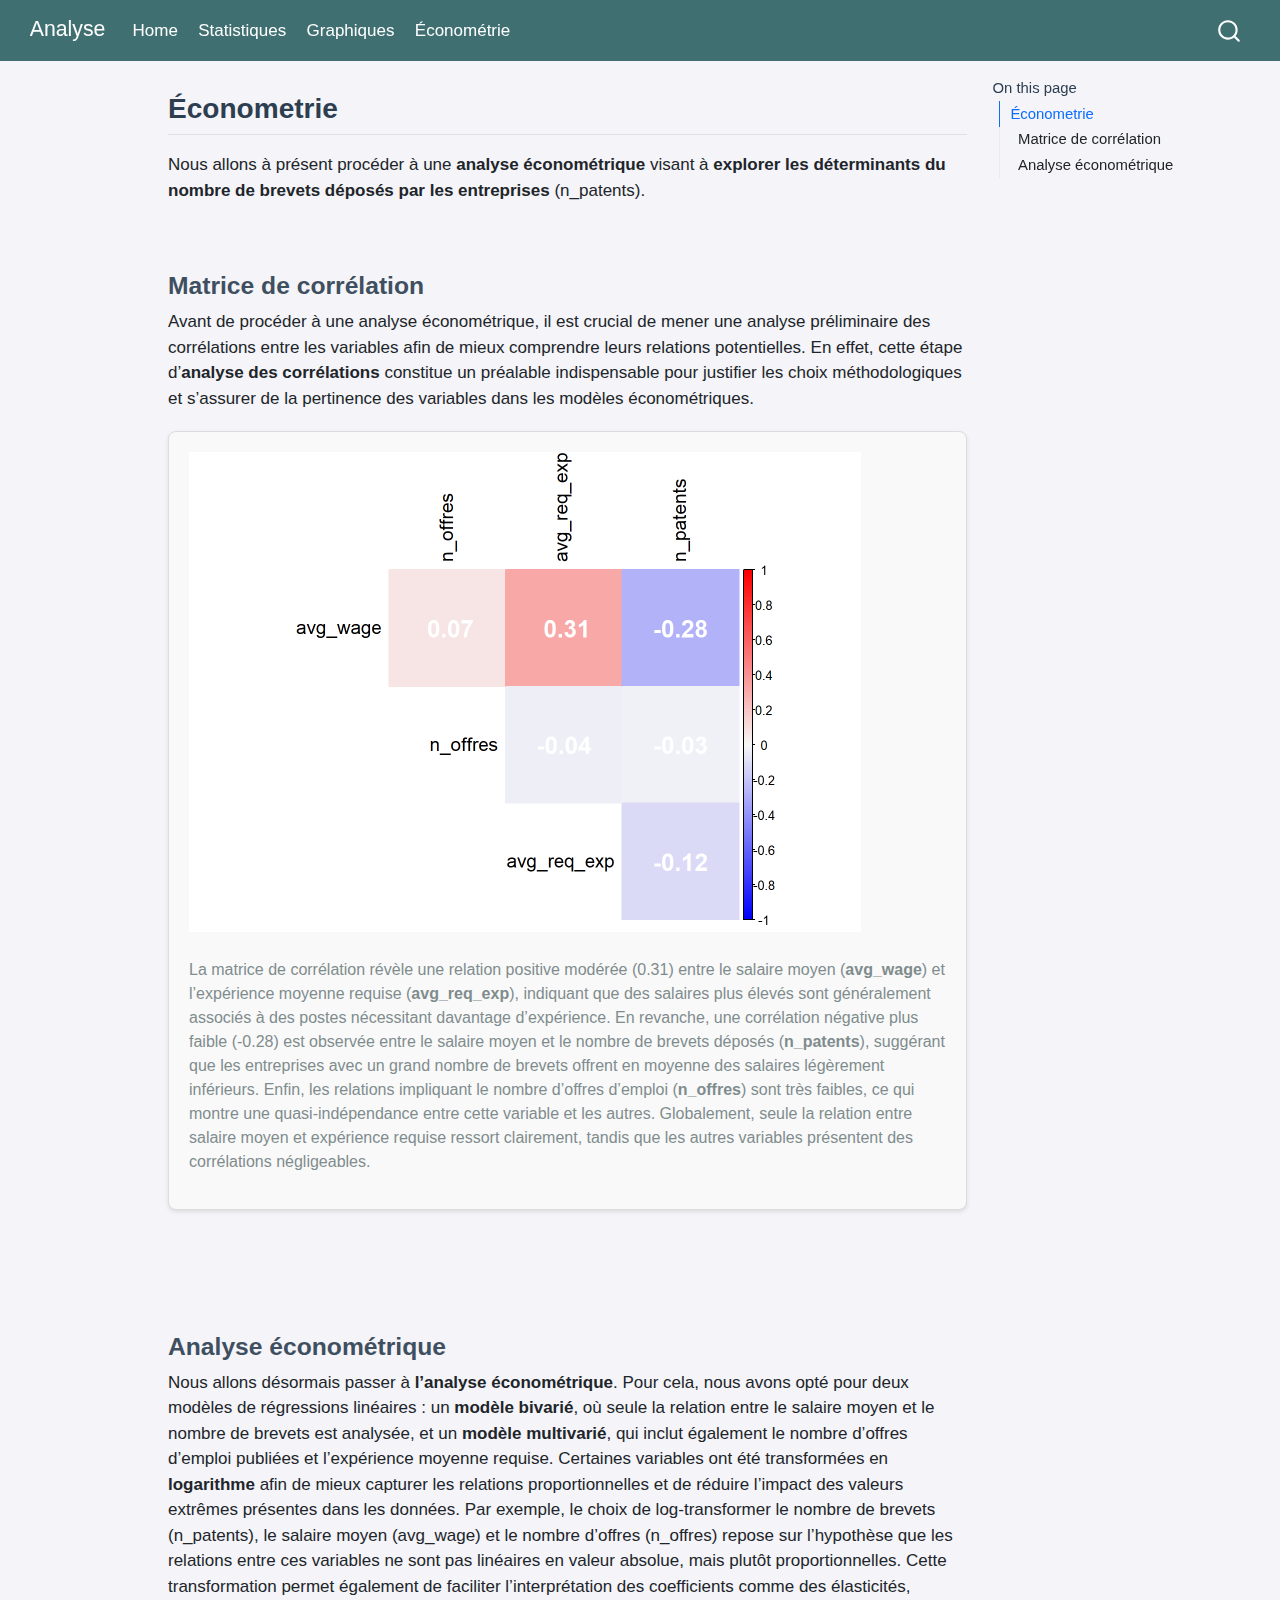
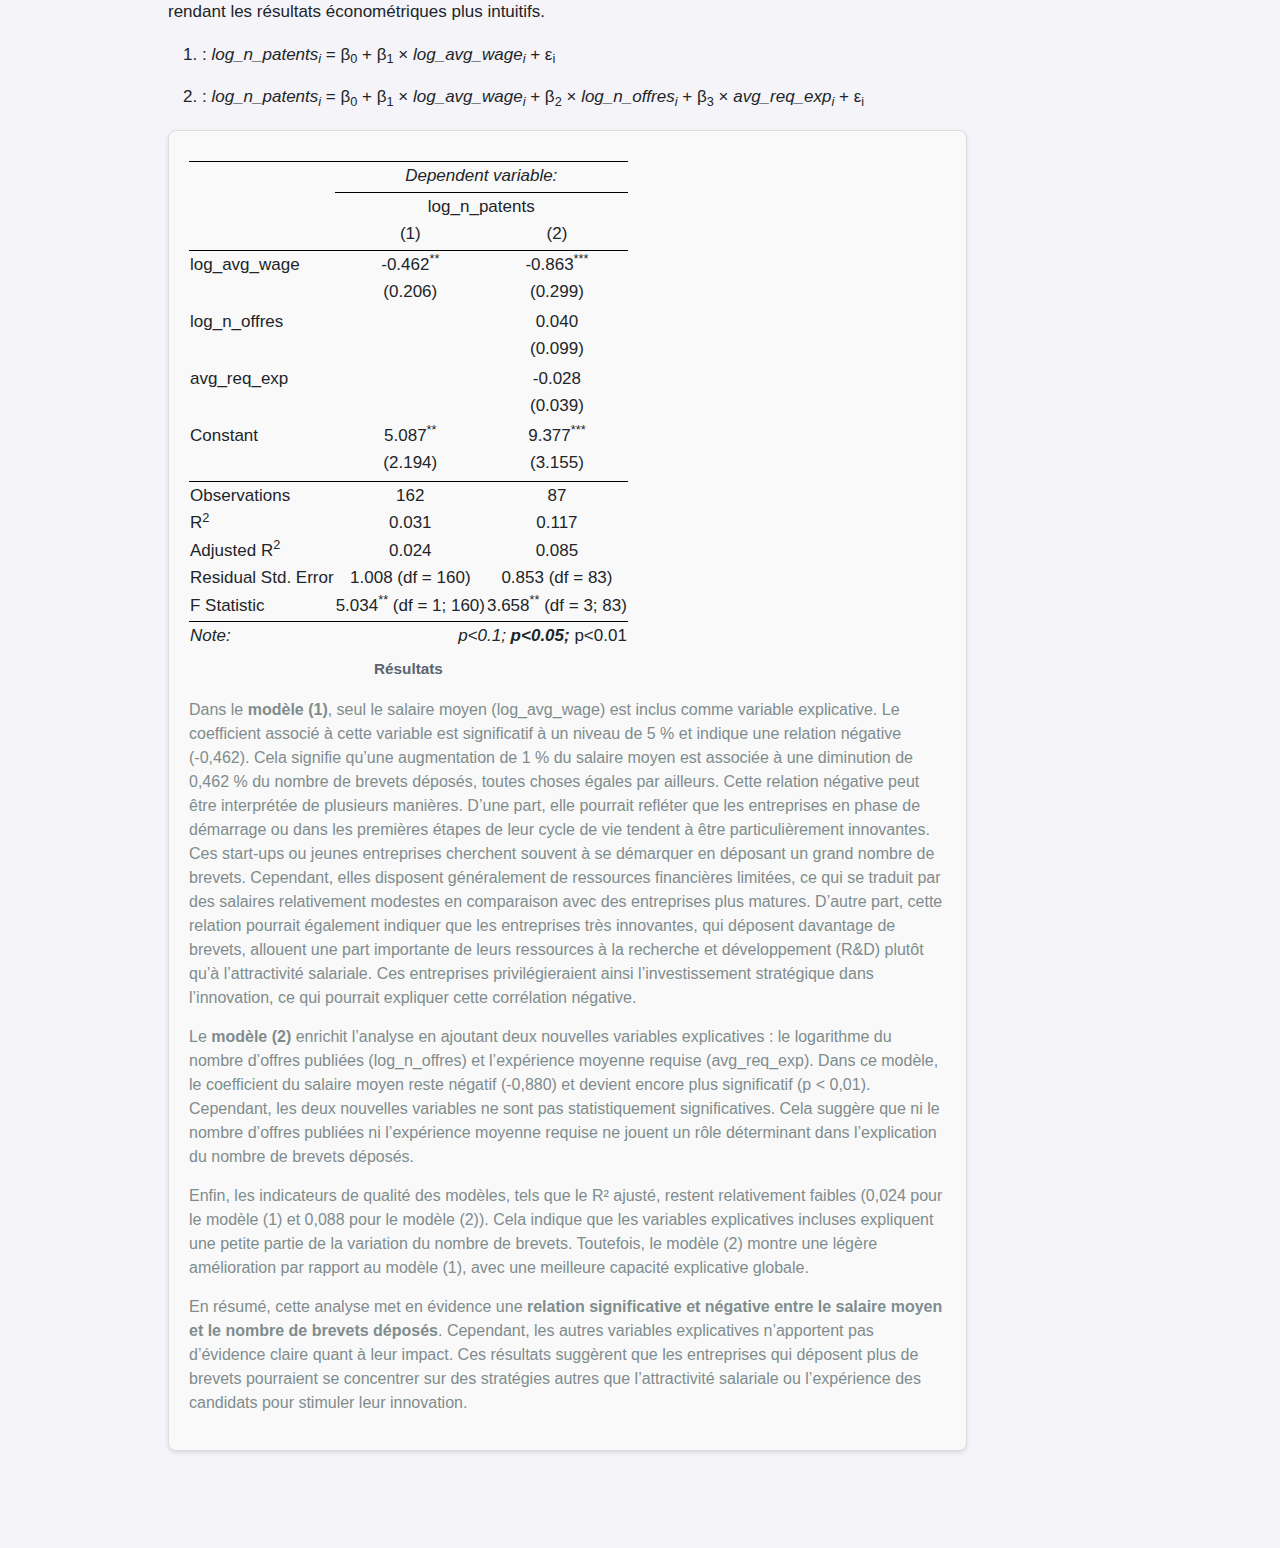
<file: docs/econometrics.html>
<!DOCTYPE html>
<html xmlns="http://www.w3.org/1999/xhtml" lang="en" xml:lang="en"><head>

<meta charset="utf-8">
<meta name="generator" content="quarto-1.4.555">

<meta name="viewport" content="width=device-width, initial-scale=1.0, user-scalable=yes">


<title>Analyse</title>
<style>
code{white-space: pre-wrap;}
span.smallcaps{font-variant: small-caps;}
div.columns{display: flex; gap: min(4vw, 1.5em);}
div.column{flex: auto; overflow-x: auto;}
div.hanging-indent{margin-left: 1.5em; text-indent: -1.5em;}
ul.task-list{list-style: none;}
ul.task-list li input[type="checkbox"] {
  width: 0.8em;
  margin: 0 0.8em 0.2em -1em; /* quarto-specific, see https://github.com/quarto-dev/quarto-cli/issues/4556 */ 
  vertical-align: middle;
}
</style>


<script src="site_libs/quarto-nav/quarto-nav.js"></script>
<script src="site_libs/quarto-nav/headroom.min.js"></script>
<script src="site_libs/clipboard/clipboard.min.js"></script>
<script src="site_libs/quarto-search/autocomplete.umd.js"></script>
<script src="site_libs/quarto-search/fuse.min.js"></script>
<script src="site_libs/quarto-search/quarto-search.js"></script>
<meta name="quarto:offset" content="./">
<script src="site_libs/quarto-html/quarto.js"></script>
<script src="site_libs/quarto-html/popper.min.js"></script>
<script src="site_libs/quarto-html/tippy.umd.min.js"></script>
<script src="site_libs/quarto-html/anchor.min.js"></script>
<link href="site_libs/quarto-html/tippy.css" rel="stylesheet">
<link href="site_libs/quarto-html/quarto-syntax-highlighting.css" rel="stylesheet" id="quarto-text-highlighting-styles">
<script src="site_libs/bootstrap/bootstrap.min.js"></script>
<link href="site_libs/bootstrap/bootstrap-icons.css" rel="stylesheet">
<link href="site_libs/bootstrap/bootstrap.min.css" rel="stylesheet" id="quarto-bootstrap" data-mode="light">
<script id="quarto-search-options" type="application/json">{
  "location": "navbar",
  "copy-button": false,
  "collapse-after": 3,
  "panel-placement": "end",
  "type": "overlay",
  "limit": 50,
  "keyboard-shortcut": [
    "f",
    "/",
    "s"
  ],
  "show-item-context": false,
  "language": {
    "search-no-results-text": "No results",
    "search-matching-documents-text": "matching documents",
    "search-copy-link-title": "Copy link to search",
    "search-hide-matches-text": "Hide additional matches",
    "search-more-match-text": "more match in this document",
    "search-more-matches-text": "more matches in this document",
    "search-clear-button-title": "Clear",
    "search-text-placeholder": "",
    "search-detached-cancel-button-title": "Cancel",
    "search-submit-button-title": "Submit",
    "search-label": "Search"
  }
}</script>


<link rel="stylesheet" href="styles.css">
</head>

<body class="nav-fixed">

<div id="quarto-search-results"></div>
  <header id="quarto-header" class="headroom fixed-top">
    <nav class="navbar navbar-expand-lg " data-bs-theme="dark">
      <div class="navbar-container container-fluid">
      <div class="navbar-brand-container mx-auto">
    <a class="navbar-brand" href="./index.html">
    <span class="navbar-title">Analyse</span>
    </a>
  </div>
            <div id="quarto-search" class="" title="Search"></div>
          <button class="navbar-toggler" type="button" data-bs-toggle="collapse" data-bs-target="#navbarCollapse" aria-controls="navbarCollapse" aria-expanded="false" aria-label="Toggle navigation" onclick="if (window.quartoToggleHeadroom) { window.quartoToggleHeadroom(); }">
  <span class="navbar-toggler-icon"></span>
</button>
          <div class="collapse navbar-collapse" id="navbarCollapse">
            <ul class="navbar-nav navbar-nav-scroll me-auto">
  <li class="nav-item">
    <a class="nav-link" href="./index.html"> 
<span class="menu-text">Home</span></a>
  </li>  
  <li class="nav-item">
    <a class="nav-link" href="./about.html"> 
<span class="menu-text">Statistiques</span></a>
  </li>  
  <li class="nav-item">
    <a class="nav-link" href="./Graphs.html"> 
<span class="menu-text">Graphiques</span></a>
  </li>  
  <li class="nav-item">
    <a class="nav-link active" href="./econometrics.html" aria-current="page"> 
<span class="menu-text">Économétrie</span></a>
  </li>  
</ul>
          </div> <!-- /navcollapse -->
          <div class="quarto-navbar-tools">
</div>
      </div> <!-- /container-fluid -->
    </nav>
</header>
<!-- content -->
<div id="quarto-content" class="quarto-container page-columns page-rows-contents page-layout-article page-navbar">
<!-- sidebar -->
<!-- margin-sidebar -->
    <div id="quarto-margin-sidebar" class="sidebar margin-sidebar">
        <nav id="TOC" role="doc-toc" class="toc-active">
    <h2 id="toc-title">On this page</h2>
   
  <ul>
  <li><a href="#économetrie" id="toc-économetrie" class="nav-link active" data-scroll-target="#économetrie">Économetrie</a>
  <ul class="collapse">
  <li><a href="#matrice-de-corrélation" id="toc-matrice-de-corrélation" class="nav-link" data-scroll-target="#matrice-de-corrélation">Matrice de corrélation</a></li>
  <li><a href="#analyse-économétrique" id="toc-analyse-économétrique" class="nav-link" data-scroll-target="#analyse-économétrique">Analyse économétrique</a></li>
  </ul></li>
  </ul>
</nav>
    </div>
<!-- main -->
<main class="content" id="quarto-document-content">




<section id="économetrie" class="level2">
<h2 class="anchored" data-anchor-id="économetrie">Économetrie</h2>
<p>Nous allons à présent procéder à une <strong>analyse économétrique</strong> visant à <strong>explorer les déterminants du nombre de brevets déposés par les entreprises</strong> (n_patents).</p>
<p><br></p>
<section id="matrice-de-corrélation" class="level3">
<h3 class="anchored" data-anchor-id="matrice-de-corrélation">Matrice de corrélation</h3>
<p>Avant de procéder à une analyse économétrique, il est crucial de mener une analyse préliminaire des corrélations entre les variables afin de mieux comprendre leurs relations potentielles. En effet, cette étape d’<strong>analyse des corrélations</strong> constitue un préalable indispensable pour justifier les choix méthodologiques et s’assurer de la pertinence des variables dans les modèles économétriques.</p>
<div class="graph-section">
<div class="cell">
<div class="cell-output-display">
<div>
<figure class="figure">
<p><img src="econometrics_files/figure-html/unnamed-chunk-1-1.png" class="img-fluid figure-img" width="672"></p>
</figure>
</div>
</div>
</div>
<p>La matrice de corrélation révèle une relation positive modérée (0.31) entre le salaire moyen (<strong>avg_wage</strong>) et l’expérience moyenne requise (<strong>avg_req_exp</strong>), indiquant que des salaires plus élevés sont généralement associés à des postes nécessitant davantage d’expérience. En revanche, une corrélation négative plus faible (-0.28) est observée entre le salaire moyen et le nombre de brevets déposés (<strong>n_patents</strong>), suggérant que les entreprises avec un grand nombre de brevets offrent en moyenne des salaires légèrement inférieurs. Enfin, les relations impliquant le nombre d’offres d’emploi (<strong>n_offres</strong>) sont très faibles, ce qui montre une quasi-indépendance entre cette variable et les autres. Globalement, seule la relation entre salaire moyen et expérience requise ressort clairement, tandis que les autres variables présentent des corrélations négligeables.</p>
</div>
<p><br> <br> <br></p>
</section>
<section id="analyse-économétrique" class="level3">
<h3 class="anchored" data-anchor-id="analyse-économétrique">Analyse économétrique</h3>
Nous allons désormais passer à <strong>l’analyse économétrique</strong>. Pour cela, nous avons opté pour deux modèles de régressions linéaires : un <strong>modèle bivarié</strong>, où seule la relation entre le salaire moyen et le nombre de brevets est analysée, et un <strong>modèle multivarié</strong>, qui inclut également le nombre d’offres d’emploi publiées et l’expérience moyenne requise. Certaines variables ont été transformées en <strong>logarithme</strong> afin de mieux capturer les relations proportionnelles et de réduire l’impact des valeurs extrêmes présentes dans les données. Par exemple, le choix de log-transformer le nombre de brevets (n_patents), le salaire moyen (avg_wage) et le nombre d’offres (n_offres) repose sur l’hypothèse que les relations entre ces variables ne sont pas linéaires en valeur absolue, mais plutôt proportionnelles. Cette transformation permet également de faciliter l’interprétation des coefficients comme des élasticités, rendant les résultats économétriques plus intuitifs.
<p>
</p><ol type="1">
<li>: <i>log_n_patents<sub>i</sub></i> = β<sub>0</sub> + β<sub>1</sub> × <i>log_avg_wage<sub>i</sub></i> + ε<sub>i</sub></li>
</ol>
<p></p>
<p>
</p><ol start="2" type="1">
<li>: <i>log_n_patents<sub>i</sub></i> = β<sub>0</sub> + β<sub>1</sub> × <i>log_avg_wage<sub>i</sub></i> + β<sub>2</sub> × <i>log_n_offres<sub>i</sub></i> + β<sub>3</sub> × <i>avg_req_exp<sub>i</sub></i> + ε<sub>i</sub></li>
</ol>
<p></p>
<div class="graph-section">
<table style="text-align:center">
<caption>
<strong>Résultats</strong>
</caption>
<tbody><tr>
<td colspan="3" style="border-bottom: 1px solid black">
</td>
</tr>
<tr>
<td style="text-align:left">
</td>
<td colspan="2">
<em>Dependent variable:</em>
</td>
</tr>
<tr>
<td>
</td>
<td colspan="2" style="border-bottom: 1px solid black">
</td>
</tr>
<tr>
<td style="text-align:left">
</td>
<td colspan="2">
log_n_patents
</td>
</tr>
<tr>
<td style="text-align:left">
</td>
<td>
(1)
</td>
<td>
(2)
</td>
</tr>
<tr>
<td colspan="3" style="border-bottom: 1px solid black">
</td>
</tr>
<tr>
<td style="text-align:left">
log_avg_wage
</td>
<td>
-0.462<sup>**</sup>
</td>
<td>
-0.863<sup>***</sup>
</td>
</tr>
<tr>
<td style="text-align:left">
</td>
<td>
(0.206)
</td>
<td>
(0.299)
</td>
</tr>
<tr>
<td style="text-align:left">
</td>
<td>
</td>
<td>
</td>
</tr>
<tr>
<td style="text-align:left">
log_n_offres
</td>
<td>
</td>
<td>
0.040
</td>
</tr>
<tr>
<td style="text-align:left">
</td>
<td>
</td>
<td>
(0.099)
</td>
</tr>
<tr>
<td style="text-align:left">
</td>
<td>
</td>
<td>
</td>
</tr>
<tr>
<td style="text-align:left">
avg_req_exp
</td>
<td>
</td>
<td>
-0.028
</td>
</tr>
<tr>
<td style="text-align:left">
</td>
<td>
</td>
<td>
(0.039)
</td>
</tr>
<tr>
<td style="text-align:left">
</td>
<td>
</td>
<td>
</td>
</tr>
<tr>
<td style="text-align:left">
Constant
</td>
<td>
5.087<sup>**</sup>
</td>
<td>
9.377<sup>***</sup>
</td>
</tr>
<tr>
<td style="text-align:left">
</td>
<td>
(2.194)
</td>
<td>
(3.155)
</td>
</tr>
<tr>
<td style="text-align:left">
</td>
<td>
</td>
<td>
</td>
</tr>
<tr>
<td colspan="3" style="border-bottom: 1px solid black">
</td>
</tr>
<tr>
<td style="text-align:left">
Observations
</td>
<td>
162
</td>
<td>
87
</td>
</tr>
<tr>
<td style="text-align:left">
R<sup>2</sup>
</td>
<td>
0.031
</td>
<td>
0.117
</td>
</tr>
<tr>
<td style="text-align:left">
Adjusted R<sup>2</sup>
</td>
<td>
0.024
</td>
<td>
0.085
</td>
</tr>
<tr>
<td style="text-align:left">
Residual Std. Error
</td>
<td>
1.008 (df = 160)
</td>
<td>
0.853 (df = 83)
</td>
</tr>
<tr>
<td style="text-align:left">
F Statistic
</td>
<td>
5.034<sup>**</sup> (df = 1; 160)
</td>
<td>
3.658<sup>**</sup> (df = 3; 83)
</td>
</tr>
<tr>
<td colspan="3" style="border-bottom: 1px solid black">
</td>
</tr>
<tr>
<td style="text-align:left">
<em>Note:</em>
</td>
<td colspan="2" style="text-align:right">
<sup><em></em></sup><em>p&lt;0.1; <sup><strong></strong></sup><strong>p&lt;0.05; <sup></sup></strong></em>p&lt;0.01
</td>
</tr>
</tbody></table>
<p>Dans le <strong>modèle (1)</strong>, seul le salaire moyen (log_avg_wage) est inclus comme variable explicative. Le coefficient associé à cette variable est significatif à un niveau de 5 % et indique une relation négative (-0,462). Cela signifie qu’une augmentation de 1 % du salaire moyen est associée à une diminution de 0,462 % du nombre de brevets déposés, toutes choses égales par ailleurs. Cette relation négative peut être interprétée de plusieurs manières. D’une part, elle pourrait refléter que les entreprises en phase de démarrage ou dans les premières étapes de leur cycle de vie tendent à être particulièrement innovantes. Ces start-ups ou jeunes entreprises cherchent souvent à se démarquer en déposant un grand nombre de brevets. Cependant, elles disposent généralement de ressources financières limitées, ce qui se traduit par des salaires relativement modestes en comparaison avec des entreprises plus matures. D’autre part, cette relation pourrait également indiquer que les entreprises très innovantes, qui déposent davantage de brevets, allouent une part importante de leurs ressources à la recherche et développement (R&amp;D) plutôt qu’à l’attractivité salariale. Ces entreprises privilégieraient ainsi l’investissement stratégique dans l’innovation, ce qui pourrait expliquer cette corrélation négative.</p>
<p>Le <strong>modèle (2)</strong> enrichit l’analyse en ajoutant deux nouvelles variables explicatives : le logarithme du nombre d’offres publiées (log_n_offres) et l’expérience moyenne requise (avg_req_exp). Dans ce modèle, le coefficient du salaire moyen reste négatif (-0,880) et devient encore plus significatif (p &lt; 0,01). Cependant, les deux nouvelles variables ne sont pas statistiquement significatives. Cela suggère que ni le nombre d’offres publiées ni l’expérience moyenne requise ne jouent un rôle déterminant dans l’explication du nombre de brevets déposés.</p>
<p>Enfin, les indicateurs de qualité des modèles, tels que le R² ajusté, restent relativement faibles (0,024 pour le modèle (1) et 0,088 pour le modèle (2)). Cela indique que les variables explicatives incluses expliquent une petite partie de la variation du nombre de brevets. Toutefois, le modèle (2) montre une légère amélioration par rapport au modèle (1), avec une meilleure capacité explicative globale.</p>
<p>En résumé, cette analyse met en évidence une <strong>relation significative et négative entre le salaire moyen et le nombre de brevets déposés</strong>. Cependant, les autres variables explicatives n’apportent pas d’évidence claire quant à leur impact. Ces résultats suggèrent que les entreprises qui déposent plus de brevets pourraient se concentrer sur des stratégies autres que l’attractivité salariale ou l’expérience des candidats pour stimuler leur innovation.</p>
</div>


</section>
</section>

</main> <!-- /main -->
<script id="quarto-html-after-body" type="application/javascript">
window.document.addEventListener("DOMContentLoaded", function (event) {
  const toggleBodyColorMode = (bsSheetEl) => {
    const mode = bsSheetEl.getAttribute("data-mode");
    const bodyEl = window.document.querySelector("body");
    if (mode === "dark") {
      bodyEl.classList.add("quarto-dark");
      bodyEl.classList.remove("quarto-light");
    } else {
      bodyEl.classList.add("quarto-light");
      bodyEl.classList.remove("quarto-dark");
    }
  }
  const toggleBodyColorPrimary = () => {
    const bsSheetEl = window.document.querySelector("link#quarto-bootstrap");
    if (bsSheetEl) {
      toggleBodyColorMode(bsSheetEl);
    }
  }
  toggleBodyColorPrimary();  
  const icon = "";
  const anchorJS = new window.AnchorJS();
  anchorJS.options = {
    placement: 'right',
    icon: icon
  };
  anchorJS.add('.anchored');
  const isCodeAnnotation = (el) => {
    for (const clz of el.classList) {
      if (clz.startsWith('code-annotation-')) {                     
        return true;
      }
    }
    return false;
  }
  const clipboard = new window.ClipboardJS('.code-copy-button', {
    text: function(trigger) {
      const codeEl = trigger.previousElementSibling.cloneNode(true);
      for (const childEl of codeEl.children) {
        if (isCodeAnnotation(childEl)) {
          childEl.remove();
        }
      }
      return codeEl.innerText;
    }
  });
  clipboard.on('success', function(e) {
    // button target
    const button = e.trigger;
    // don't keep focus
    button.blur();
    // flash "checked"
    button.classList.add('code-copy-button-checked');
    var currentTitle = button.getAttribute("title");
    button.setAttribute("title", "Copied!");
    let tooltip;
    if (window.bootstrap) {
      button.setAttribute("data-bs-toggle", "tooltip");
      button.setAttribute("data-bs-placement", "left");
      button.setAttribute("data-bs-title", "Copied!");
      tooltip = new bootstrap.Tooltip(button, 
        { trigger: "manual", 
          customClass: "code-copy-button-tooltip",
          offset: [0, -8]});
      tooltip.show();    
    }
    setTimeout(function() {
      if (tooltip) {
        tooltip.hide();
        button.removeAttribute("data-bs-title");
        button.removeAttribute("data-bs-toggle");
        button.removeAttribute("data-bs-placement");
      }
      button.setAttribute("title", currentTitle);
      button.classList.remove('code-copy-button-checked');
    }, 1000);
    // clear code selection
    e.clearSelection();
  });
    var localhostRegex = new RegExp(/^(?:http|https):\/\/localhost\:?[0-9]*\//);
    var mailtoRegex = new RegExp(/^mailto:/);
      var filterRegex = new RegExp('/' + window.location.host + '/');
    var isInternal = (href) => {
        return filterRegex.test(href) || localhostRegex.test(href) || mailtoRegex.test(href);
    }
    // Inspect non-navigation links and adorn them if external
 	var links = window.document.querySelectorAll('a[href]:not(.nav-link):not(.navbar-brand):not(.toc-action):not(.sidebar-link):not(.sidebar-item-toggle):not(.pagination-link):not(.no-external):not([aria-hidden]):not(.dropdown-item):not(.quarto-navigation-tool)');
    for (var i=0; i<links.length; i++) {
      const link = links[i];
      if (!isInternal(link.href)) {
        // undo the damage that might have been done by quarto-nav.js in the case of
        // links that we want to consider external
        if (link.dataset.originalHref !== undefined) {
          link.href = link.dataset.originalHref;
        }
      }
    }
  function tippyHover(el, contentFn, onTriggerFn, onUntriggerFn) {
    const config = {
      allowHTML: true,
      maxWidth: 500,
      delay: 100,
      arrow: false,
      appendTo: function(el) {
          return el.parentElement;
      },
      interactive: true,
      interactiveBorder: 10,
      theme: 'quarto',
      placement: 'bottom-start',
    };
    if (contentFn) {
      config.content = contentFn;
    }
    if (onTriggerFn) {
      config.onTrigger = onTriggerFn;
    }
    if (onUntriggerFn) {
      config.onUntrigger = onUntriggerFn;
    }
    window.tippy(el, config); 
  }
  const noterefs = window.document.querySelectorAll('a[role="doc-noteref"]');
  for (var i=0; i<noterefs.length; i++) {
    const ref = noterefs[i];
    tippyHover(ref, function() {
      // use id or data attribute instead here
      let href = ref.getAttribute('data-footnote-href') || ref.getAttribute('href');
      try { href = new URL(href).hash; } catch {}
      const id = href.replace(/^#\/?/, "");
      const note = window.document.getElementById(id);
      if (note) {
        return note.innerHTML;
      } else {
        return "";
      }
    });
  }
  const xrefs = window.document.querySelectorAll('a.quarto-xref');
  const processXRef = (id, note) => {
    // Strip column container classes
    const stripColumnClz = (el) => {
      el.classList.remove("page-full", "page-columns");
      if (el.children) {
        for (const child of el.children) {
          stripColumnClz(child);
        }
      }
    }
    stripColumnClz(note)
    if (id === null || id.startsWith('sec-')) {
      // Special case sections, only their first couple elements
      const container = document.createElement("div");
      if (note.children && note.children.length > 2) {
        container.appendChild(note.children[0].cloneNode(true));
        for (let i = 1; i < note.children.length; i++) {
          const child = note.children[i];
          if (child.tagName === "P" && child.innerText === "") {
            continue;
          } else {
            container.appendChild(child.cloneNode(true));
            break;
          }
        }
        if (window.Quarto?.typesetMath) {
          window.Quarto.typesetMath(container);
        }
        return container.innerHTML
      } else {
        if (window.Quarto?.typesetMath) {
          window.Quarto.typesetMath(note);
        }
        return note.innerHTML;
      }
    } else {
      // Remove any anchor links if they are present
      const anchorLink = note.querySelector('a.anchorjs-link');
      if (anchorLink) {
        anchorLink.remove();
      }
      if (window.Quarto?.typesetMath) {
        window.Quarto.typesetMath(note);
      }
      // TODO in 1.5, we should make sure this works without a callout special case
      if (note.classList.contains("callout")) {
        return note.outerHTML;
      } else {
        return note.innerHTML;
      }
    }
  }
  for (var i=0; i<xrefs.length; i++) {
    const xref = xrefs[i];
    tippyHover(xref, undefined, function(instance) {
      instance.disable();
      let url = xref.getAttribute('href');
      let hash = undefined; 
      if (url.startsWith('#')) {
        hash = url;
      } else {
        try { hash = new URL(url).hash; } catch {}
      }
      if (hash) {
        const id = hash.replace(/^#\/?/, "");
        const note = window.document.getElementById(id);
        if (note !== null) {
          try {
            const html = processXRef(id, note.cloneNode(true));
            instance.setContent(html);
          } finally {
            instance.enable();
            instance.show();
          }
        } else {
          // See if we can fetch this
          fetch(url.split('#')[0])
          .then(res => res.text())
          .then(html => {
            const parser = new DOMParser();
            const htmlDoc = parser.parseFromString(html, "text/html");
            const note = htmlDoc.getElementById(id);
            if (note !== null) {
              const html = processXRef(id, note);
              instance.setContent(html);
            } 
          }).finally(() => {
            instance.enable();
            instance.show();
          });
        }
      } else {
        // See if we can fetch a full url (with no hash to target)
        // This is a special case and we should probably do some content thinning / targeting
        fetch(url)
        .then(res => res.text())
        .then(html => {
          const parser = new DOMParser();
          const htmlDoc = parser.parseFromString(html, "text/html");
          const note = htmlDoc.querySelector('main.content');
          if (note !== null) {
            // This should only happen for chapter cross references
            // (since there is no id in the URL)
            // remove the first header
            if (note.children.length > 0 && note.children[0].tagName === "HEADER") {
              note.children[0].remove();
            }
            const html = processXRef(null, note);
            instance.setContent(html);
          } 
        }).finally(() => {
          instance.enable();
          instance.show();
        });
      }
    }, function(instance) {
    });
  }
      let selectedAnnoteEl;
      const selectorForAnnotation = ( cell, annotation) => {
        let cellAttr = 'data-code-cell="' + cell + '"';
        let lineAttr = 'data-code-annotation="' +  annotation + '"';
        const selector = 'span[' + cellAttr + '][' + lineAttr + ']';
        return selector;
      }
      const selectCodeLines = (annoteEl) => {
        const doc = window.document;
        const targetCell = annoteEl.getAttribute("data-target-cell");
        const targetAnnotation = annoteEl.getAttribute("data-target-annotation");
        const annoteSpan = window.document.querySelector(selectorForAnnotation(targetCell, targetAnnotation));
        const lines = annoteSpan.getAttribute("data-code-lines").split(",");
        const lineIds = lines.map((line) => {
          return targetCell + "-" + line;
        })
        let top = null;
        let height = null;
        let parent = null;
        if (lineIds.length > 0) {
            //compute the position of the single el (top and bottom and make a div)
            const el = window.document.getElementById(lineIds[0]);
            top = el.offsetTop;
            height = el.offsetHeight;
            parent = el.parentElement.parentElement;
          if (lineIds.length > 1) {
            const lastEl = window.document.getElementById(lineIds[lineIds.length - 1]);
            const bottom = lastEl.offsetTop + lastEl.offsetHeight;
            height = bottom - top;
          }
          if (top !== null && height !== null && parent !== null) {
            // cook up a div (if necessary) and position it 
            let div = window.document.getElementById("code-annotation-line-highlight");
            if (div === null) {
              div = window.document.createElement("div");
              div.setAttribute("id", "code-annotation-line-highlight");
              div.style.position = 'absolute';
              parent.appendChild(div);
            }
            div.style.top = top - 2 + "px";
            div.style.height = height + 4 + "px";
            div.style.left = 0;
            let gutterDiv = window.document.getElementById("code-annotation-line-highlight-gutter");
            if (gutterDiv === null) {
              gutterDiv = window.document.createElement("div");
              gutterDiv.setAttribute("id", "code-annotation-line-highlight-gutter");
              gutterDiv.style.position = 'absolute';
              const codeCell = window.document.getElementById(targetCell);
              const gutter = codeCell.querySelector('.code-annotation-gutter');
              gutter.appendChild(gutterDiv);
            }
            gutterDiv.style.top = top - 2 + "px";
            gutterDiv.style.height = height + 4 + "px";
          }
          selectedAnnoteEl = annoteEl;
        }
      };
      const unselectCodeLines = () => {
        const elementsIds = ["code-annotation-line-highlight", "code-annotation-line-highlight-gutter"];
        elementsIds.forEach((elId) => {
          const div = window.document.getElementById(elId);
          if (div) {
            div.remove();
          }
        });
        selectedAnnoteEl = undefined;
      };
        // Handle positioning of the toggle
    window.addEventListener(
      "resize",
      throttle(() => {
        elRect = undefined;
        if (selectedAnnoteEl) {
          selectCodeLines(selectedAnnoteEl);
        }
      }, 10)
    );
    function throttle(fn, ms) {
    let throttle = false;
    let timer;
      return (...args) => {
        if(!throttle) { // first call gets through
            fn.apply(this, args);
            throttle = true;
        } else { // all the others get throttled
            if(timer) clearTimeout(timer); // cancel #2
            timer = setTimeout(() => {
              fn.apply(this, args);
              timer = throttle = false;
            }, ms);
        }
      };
    }
      // Attach click handler to the DT
      const annoteDls = window.document.querySelectorAll('dt[data-target-cell]');
      for (const annoteDlNode of annoteDls) {
        annoteDlNode.addEventListener('click', (event) => {
          const clickedEl = event.target;
          if (clickedEl !== selectedAnnoteEl) {
            unselectCodeLines();
            const activeEl = window.document.querySelector('dt[data-target-cell].code-annotation-active');
            if (activeEl) {
              activeEl.classList.remove('code-annotation-active');
            }
            selectCodeLines(clickedEl);
            clickedEl.classList.add('code-annotation-active');
          } else {
            // Unselect the line
            unselectCodeLines();
            clickedEl.classList.remove('code-annotation-active');
          }
        });
      }
  const findCites = (el) => {
    const parentEl = el.parentElement;
    if (parentEl) {
      const cites = parentEl.dataset.cites;
      if (cites) {
        return {
          el,
          cites: cites.split(' ')
        };
      } else {
        return findCites(el.parentElement)
      }
    } else {
      return undefined;
    }
  };
  var bibliorefs = window.document.querySelectorAll('a[role="doc-biblioref"]');
  for (var i=0; i<bibliorefs.length; i++) {
    const ref = bibliorefs[i];
    const citeInfo = findCites(ref);
    if (citeInfo) {
      tippyHover(citeInfo.el, function() {
        var popup = window.document.createElement('div');
        citeInfo.cites.forEach(function(cite) {
          var citeDiv = window.document.createElement('div');
          citeDiv.classList.add('hanging-indent');
          citeDiv.classList.add('csl-entry');
          var biblioDiv = window.document.getElementById('ref-' + cite);
          if (biblioDiv) {
            citeDiv.innerHTML = biblioDiv.innerHTML;
          }
          popup.appendChild(citeDiv);
        });
        return popup.innerHTML;
      });
    }
  }
});
</script>
</div> <!-- /content -->




</body></html>
</file>
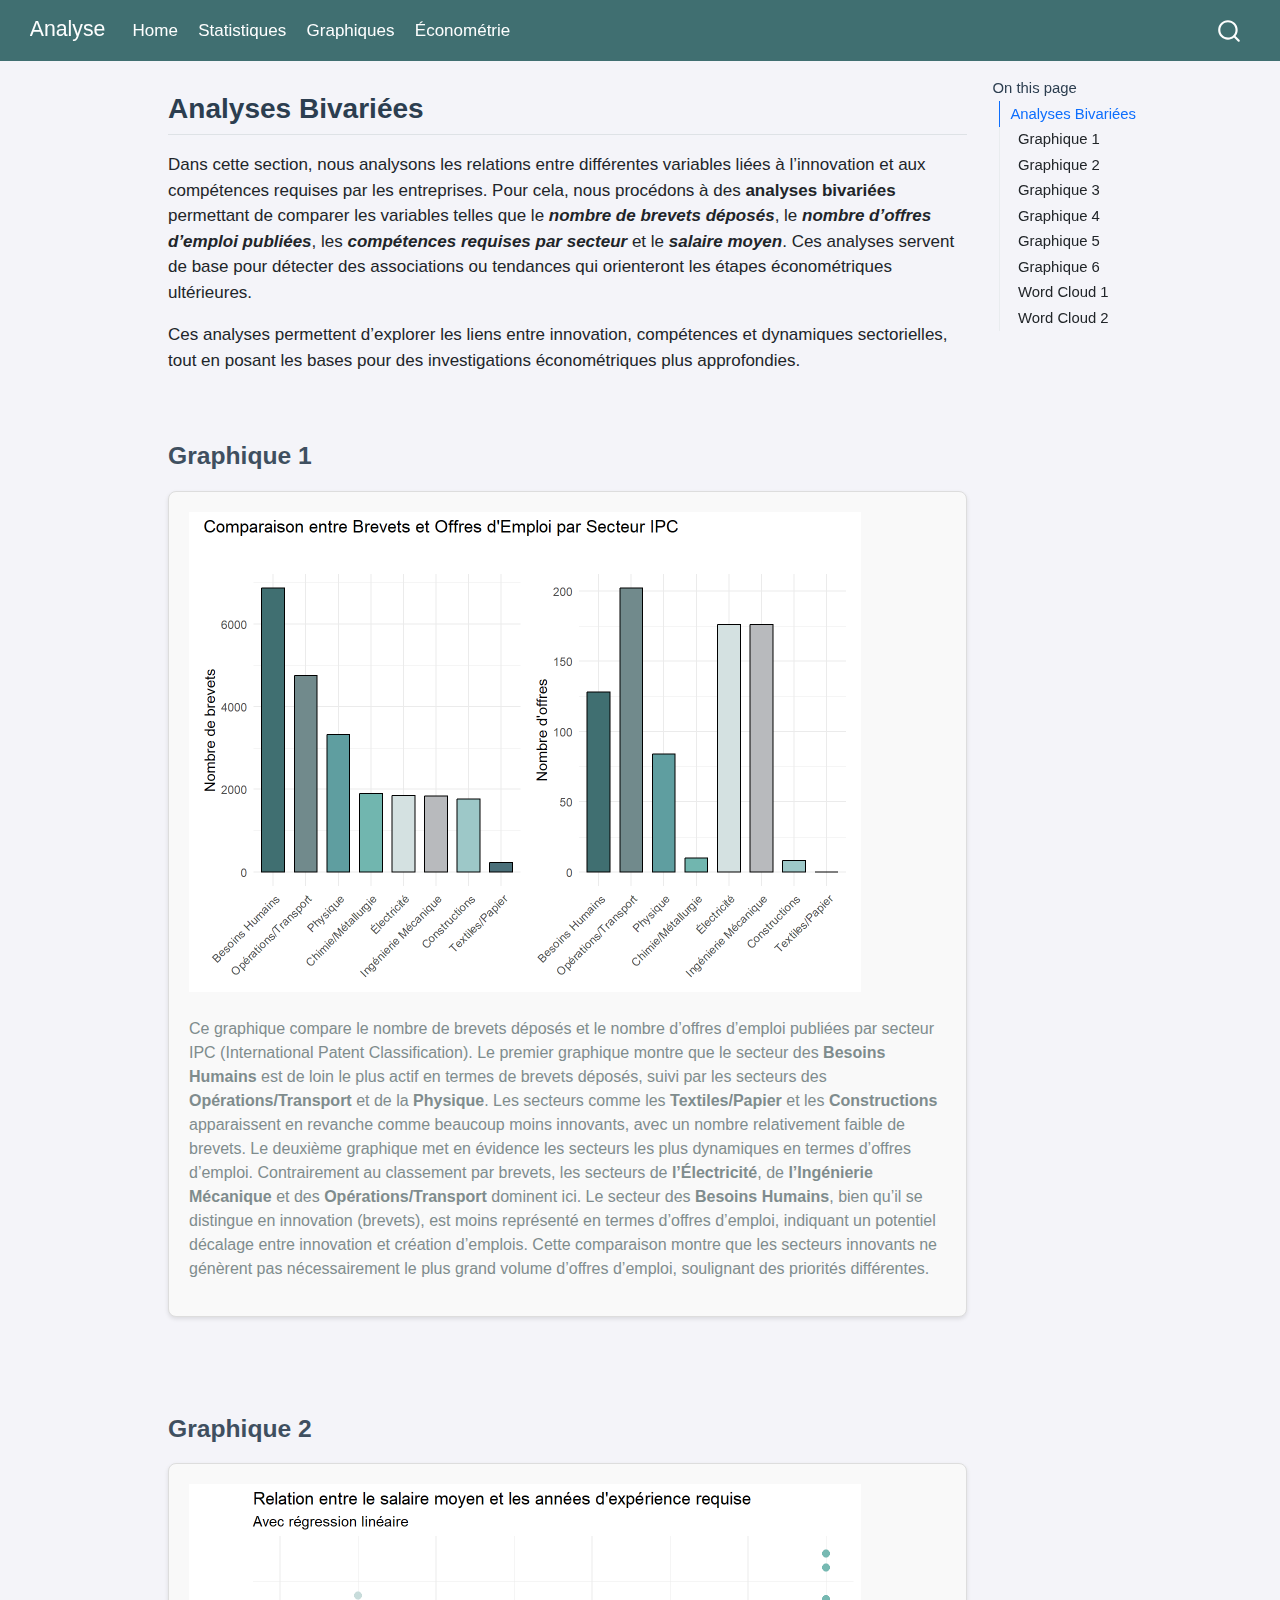
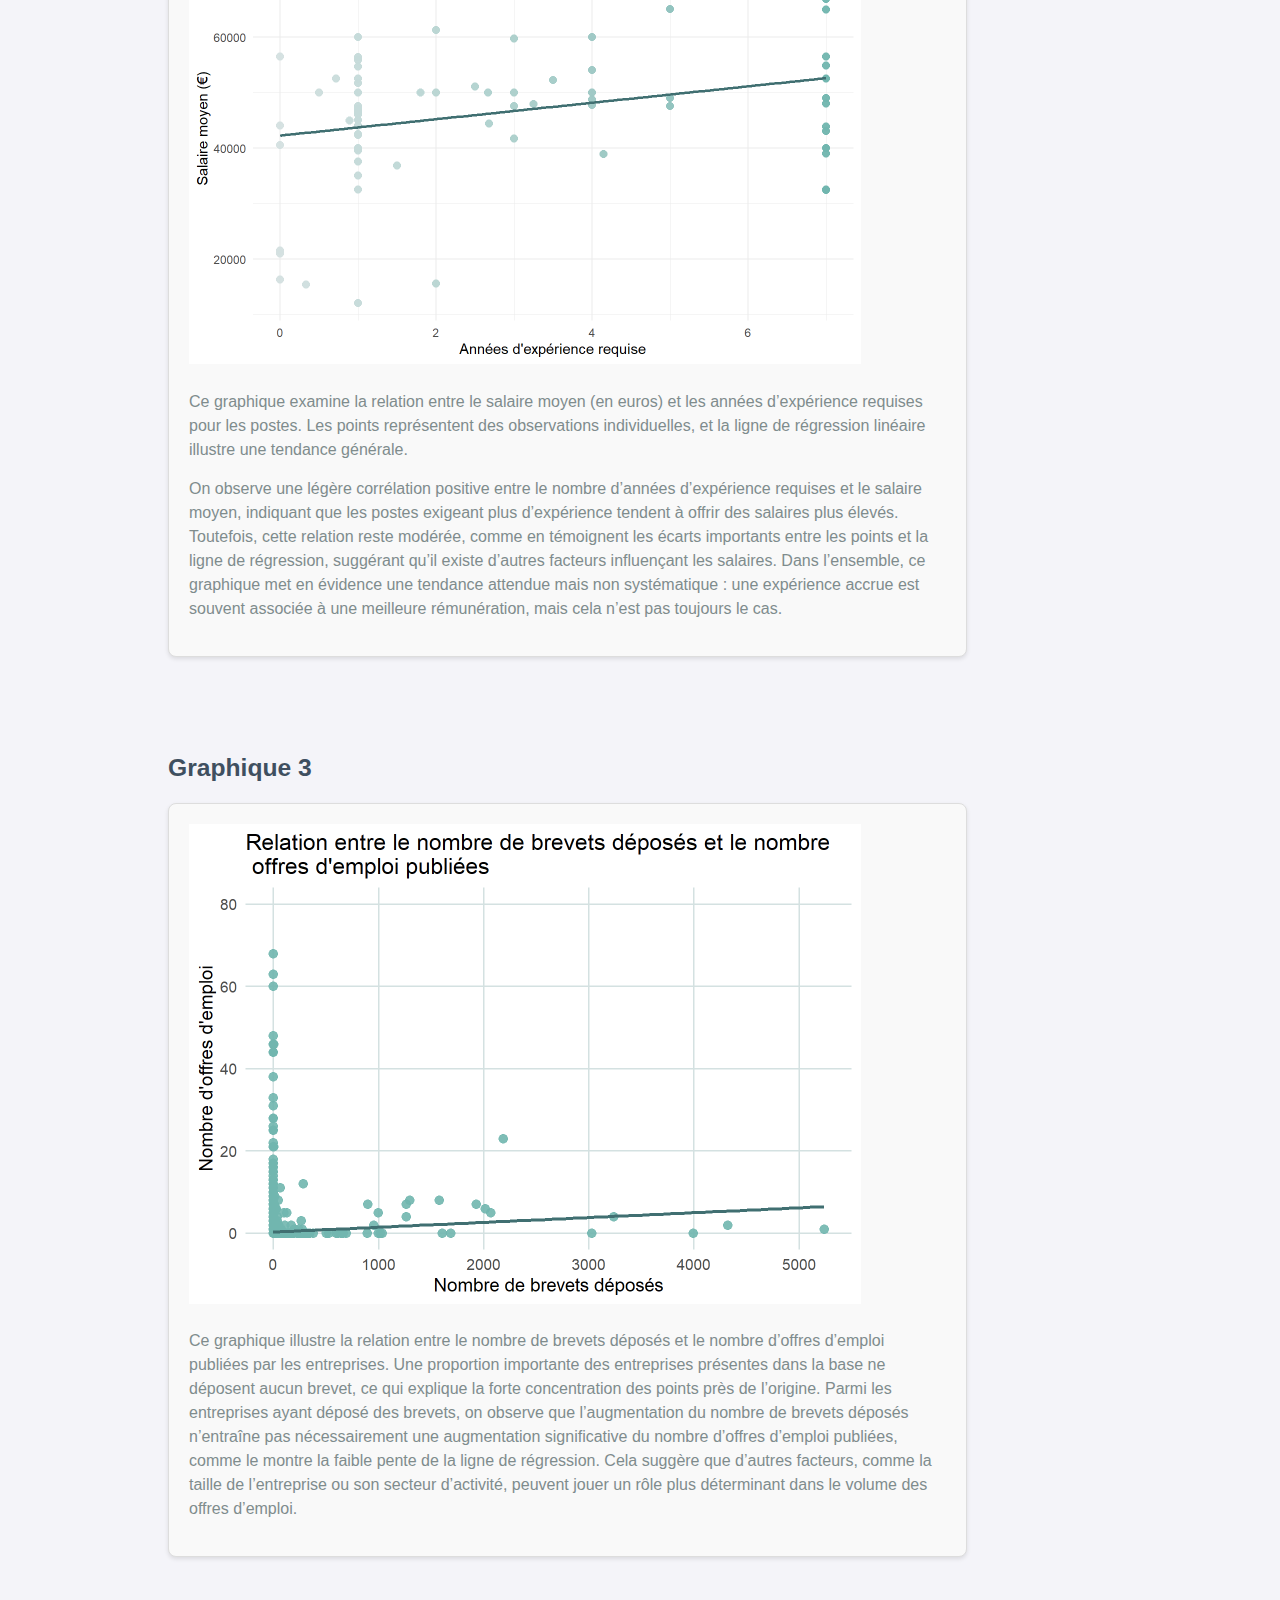
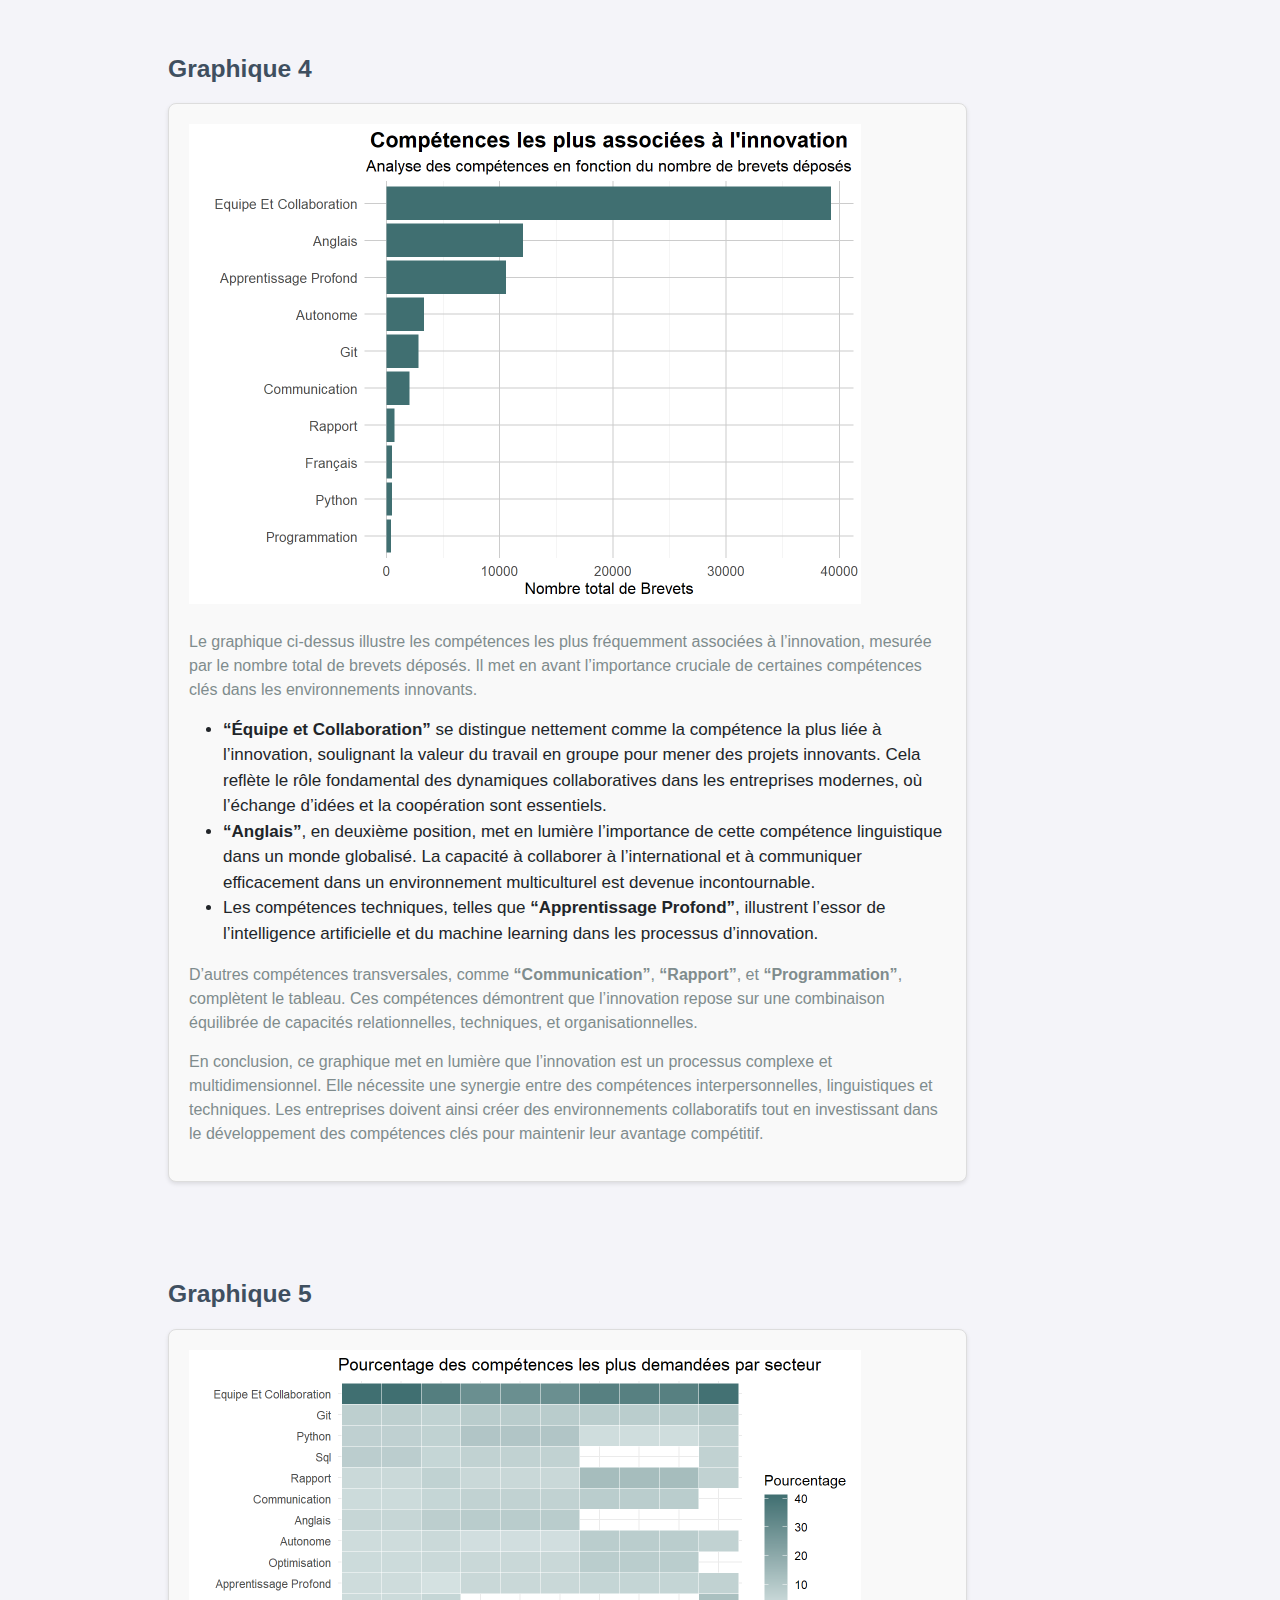
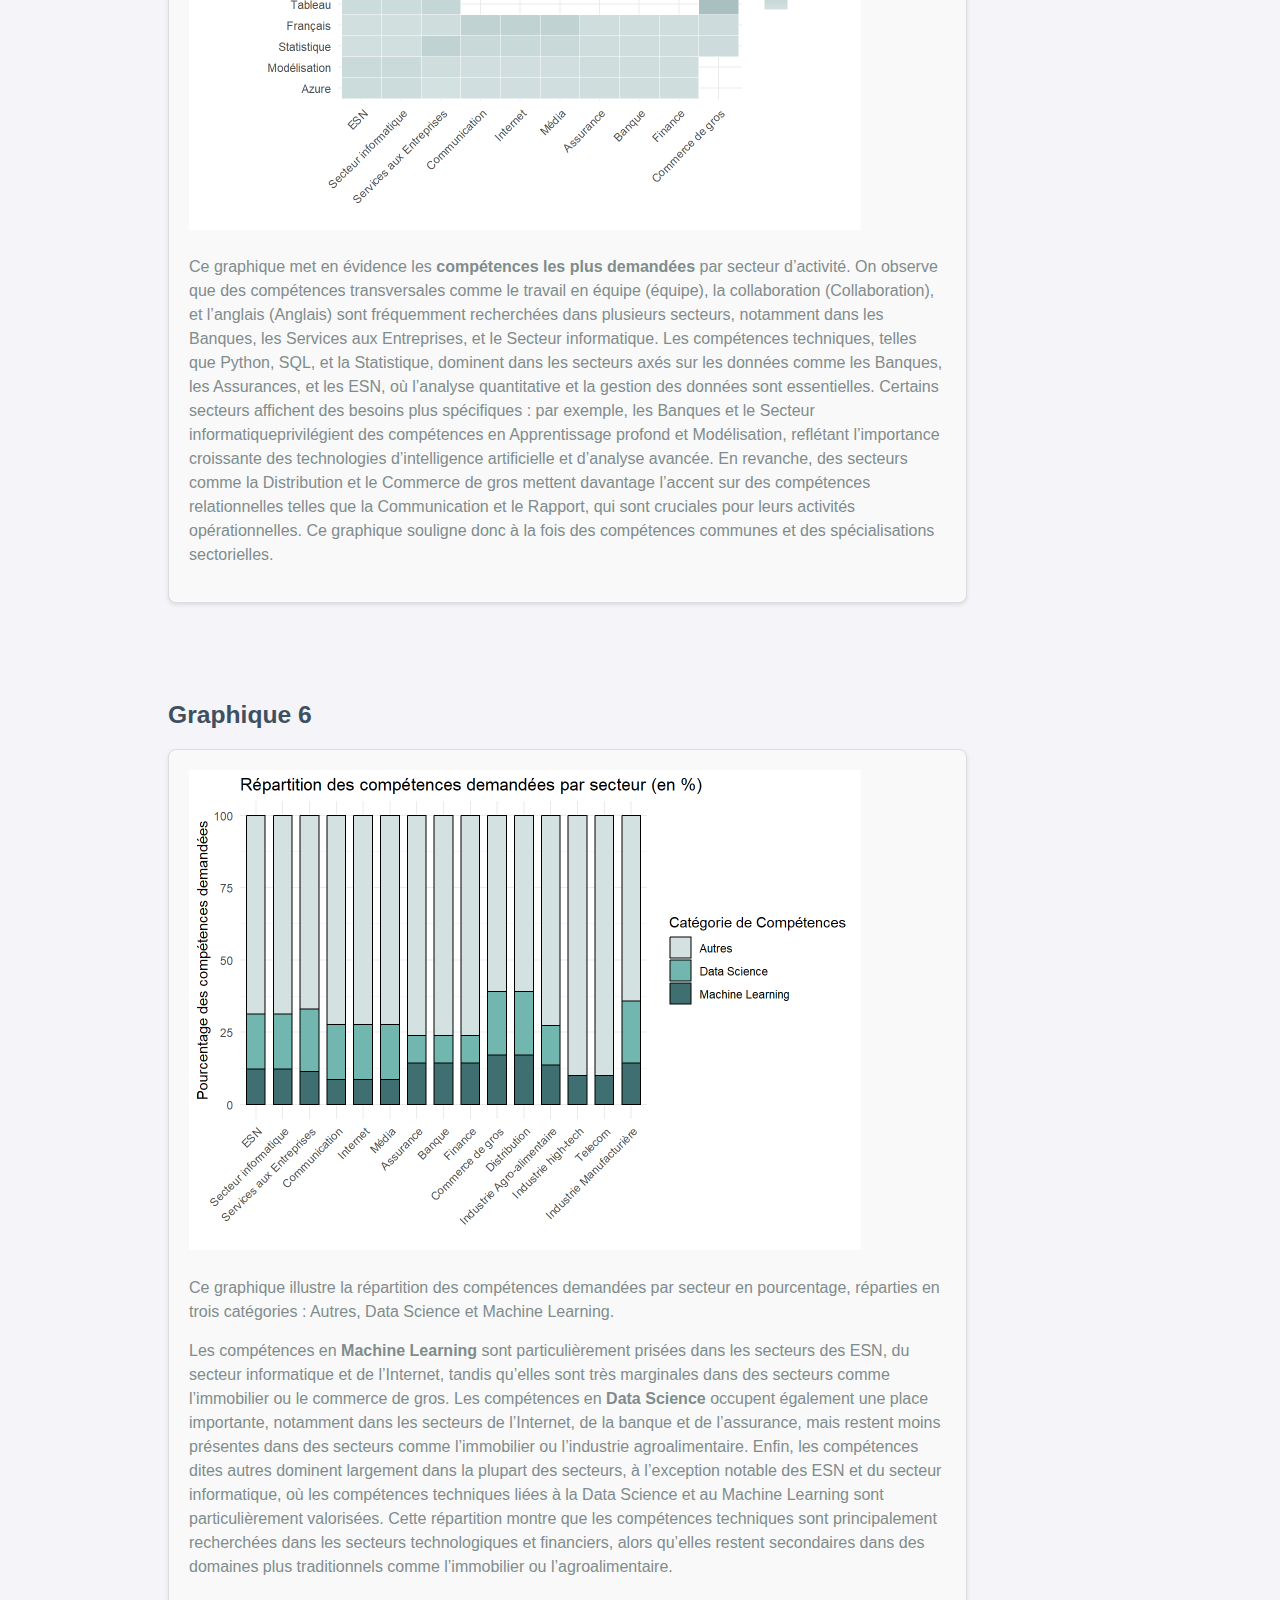
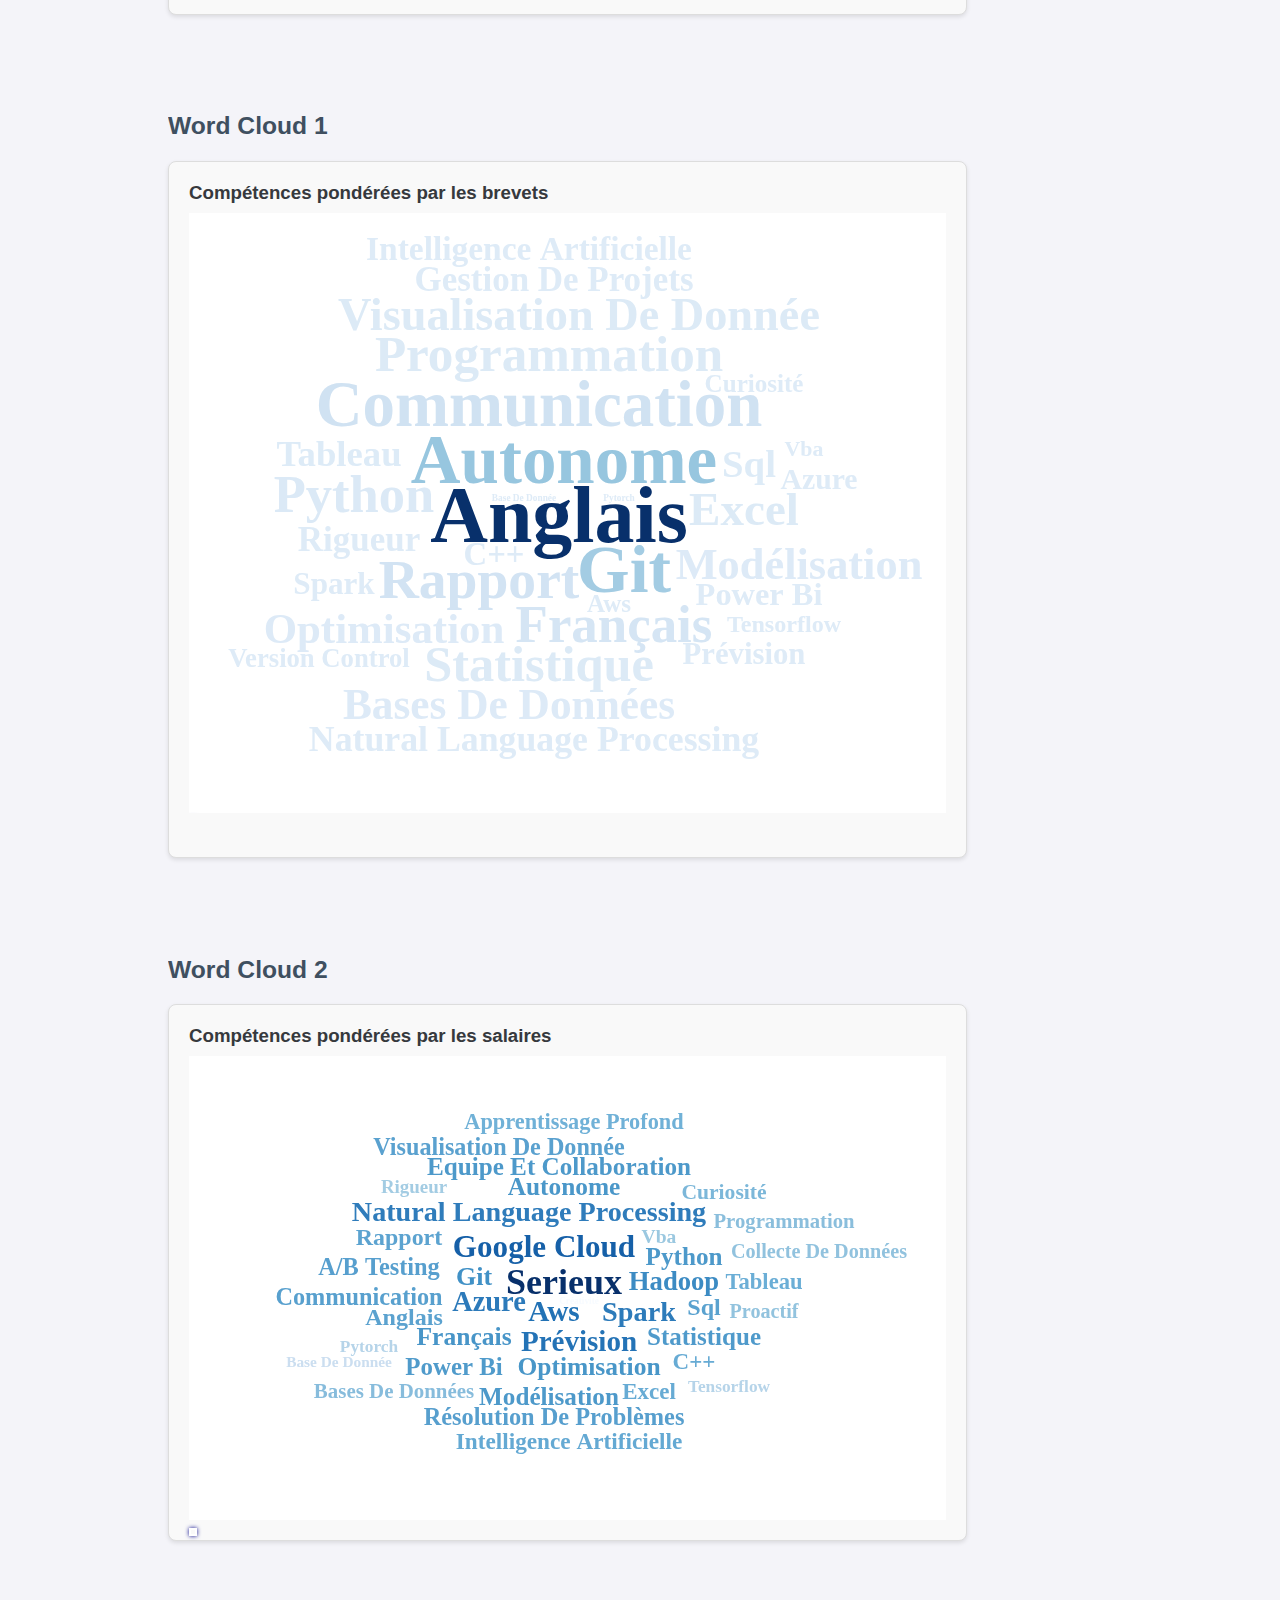
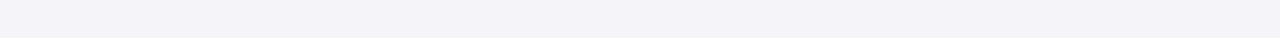
<file: docs/Graphs.html>
<!DOCTYPE html>
<html xmlns="http://www.w3.org/1999/xhtml" lang="en" xml:lang="en"><head>

<meta charset="utf-8">
<meta name="generator" content="quarto-1.4.555">

<meta name="viewport" content="width=device-width, initial-scale=1.0, user-scalable=yes">


<title>Analyse</title>
<style>
code{white-space: pre-wrap;}
span.smallcaps{font-variant: small-caps;}
div.columns{display: flex; gap: min(4vw, 1.5em);}
div.column{flex: auto; overflow-x: auto;}
div.hanging-indent{margin-left: 1.5em; text-indent: -1.5em;}
ul.task-list{list-style: none;}
ul.task-list li input[type="checkbox"] {
  width: 0.8em;
  margin: 0 0.8em 0.2em -1em; /* quarto-specific, see https://github.com/quarto-dev/quarto-cli/issues/4556 */ 
  vertical-align: middle;
}
</style>


<script src="site_libs/quarto-nav/quarto-nav.js"></script>
<script src="site_libs/quarto-nav/headroom.min.js"></script>
<script src="site_libs/clipboard/clipboard.min.js"></script>
<script src="site_libs/quarto-search/autocomplete.umd.js"></script>
<script src="site_libs/quarto-search/fuse.min.js"></script>
<script src="site_libs/quarto-search/quarto-search.js"></script>
<meta name="quarto:offset" content="./">
<script src="site_libs/quarto-html/quarto.js"></script>
<script src="site_libs/quarto-html/popper.min.js"></script>
<script src="site_libs/quarto-html/tippy.umd.min.js"></script>
<script src="site_libs/quarto-html/anchor.min.js"></script>
<link href="site_libs/quarto-html/tippy.css" rel="stylesheet">
<link href="site_libs/quarto-html/quarto-syntax-highlighting.css" rel="stylesheet" id="quarto-text-highlighting-styles">
<script src="site_libs/bootstrap/bootstrap.min.js"></script>
<link href="site_libs/bootstrap/bootstrap-icons.css" rel="stylesheet">
<link href="site_libs/bootstrap/bootstrap.min.css" rel="stylesheet" id="quarto-bootstrap" data-mode="light">
<script id="quarto-search-options" type="application/json">{
  "location": "navbar",
  "copy-button": false,
  "collapse-after": 3,
  "panel-placement": "end",
  "type": "overlay",
  "limit": 50,
  "keyboard-shortcut": [
    "f",
    "/",
    "s"
  ],
  "show-item-context": false,
  "language": {
    "search-no-results-text": "No results",
    "search-matching-documents-text": "matching documents",
    "search-copy-link-title": "Copy link to search",
    "search-hide-matches-text": "Hide additional matches",
    "search-more-match-text": "more match in this document",
    "search-more-matches-text": "more matches in this document",
    "search-clear-button-title": "Clear",
    "search-text-placeholder": "",
    "search-detached-cancel-button-title": "Cancel",
    "search-submit-button-title": "Submit",
    "search-label": "Search"
  }
}</script>
<link href="site_libs/htmltools-fill-0.5.8.1/fill.css" rel="stylesheet">

<script src="site_libs/htmlwidgets-1.6.4/htmlwidgets.js"></script>

<link href="site_libs/wordcloud2-0.0.1/wordcloud.css" rel="stylesheet">

<script src="site_libs/wordcloud2-0.0.1/wordcloud2-all.js"></script>

<script src="site_libs/wordcloud2-0.0.1/hover.js"></script>

<script src="site_libs/wordcloud2-binding-0.2.1/wordcloud2.js"></script>



<link rel="stylesheet" href="styles.css">
</head>

<body class="nav-fixed">

<div id="quarto-search-results"></div>
  <header id="quarto-header" class="headroom fixed-top">
    <nav class="navbar navbar-expand-lg " data-bs-theme="dark">
      <div class="navbar-container container-fluid">
      <div class="navbar-brand-container mx-auto">
    <a class="navbar-brand" href="./index.html">
    <span class="navbar-title">Analyse</span>
    </a>
  </div>
            <div id="quarto-search" class="" title="Search"></div>
          <button class="navbar-toggler" type="button" data-bs-toggle="collapse" data-bs-target="#navbarCollapse" aria-controls="navbarCollapse" aria-expanded="false" aria-label="Toggle navigation" onclick="if (window.quartoToggleHeadroom) { window.quartoToggleHeadroom(); }">
  <span class="navbar-toggler-icon"></span>
</button>
          <div class="collapse navbar-collapse" id="navbarCollapse">
            <ul class="navbar-nav navbar-nav-scroll me-auto">
  <li class="nav-item">
    <a class="nav-link" href="./index.html"> 
<span class="menu-text">Home</span></a>
  </li>  
  <li class="nav-item">
    <a class="nav-link" href="./about.html"> 
<span class="menu-text">Statistiques</span></a>
  </li>  
  <li class="nav-item">
    <a class="nav-link active" href="./Graphs.html" aria-current="page"> 
<span class="menu-text">Graphiques</span></a>
  </li>  
  <li class="nav-item">
    <a class="nav-link" href="./econometrics.html"> 
<span class="menu-text">Économétrie</span></a>
  </li>  
</ul>
          </div> <!-- /navcollapse -->
          <div class="quarto-navbar-tools">
</div>
      </div> <!-- /container-fluid -->
    </nav>
</header>
<!-- content -->
<div id="quarto-content" class="quarto-container page-columns page-rows-contents page-layout-article page-navbar">
<!-- sidebar -->
<!-- margin-sidebar -->
    <div id="quarto-margin-sidebar" class="sidebar margin-sidebar">
        <nav id="TOC" role="doc-toc" class="toc-active">
    <h2 id="toc-title">On this page</h2>
   
  <ul>
  <li><a href="#analyses-bivariées" id="toc-analyses-bivariées" class="nav-link active" data-scroll-target="#analyses-bivariées">Analyses Bivariées</a>
  <ul class="collapse">
  <li><a href="#graphique-1" id="toc-graphique-1" class="nav-link" data-scroll-target="#graphique-1">Graphique 1</a></li>
  <li><a href="#graphique-2" id="toc-graphique-2" class="nav-link" data-scroll-target="#graphique-2">Graphique 2</a></li>
  <li><a href="#graphique-3" id="toc-graphique-3" class="nav-link" data-scroll-target="#graphique-3">Graphique 3</a></li>
  <li><a href="#graphique-4" id="toc-graphique-4" class="nav-link" data-scroll-target="#graphique-4">Graphique 4</a></li>
  <li><a href="#graphique-5" id="toc-graphique-5" class="nav-link" data-scroll-target="#graphique-5">Graphique 5</a></li>
  <li><a href="#graphique-6" id="toc-graphique-6" class="nav-link" data-scroll-target="#graphique-6">Graphique 6</a></li>
  <li><a href="#word-cloud-1" id="toc-word-cloud-1" class="nav-link" data-scroll-target="#word-cloud-1">Word Cloud 1</a></li>
  <li><a href="#word-cloud-2" id="toc-word-cloud-2" class="nav-link" data-scroll-target="#word-cloud-2">Word Cloud 2</a></li>
  </ul></li>
  </ul>
</nav>
    </div>
<!-- main -->
<main class="content" id="quarto-document-content">




<section id="analyses-bivariées" class="level2">
<h2 class="anchored" data-anchor-id="analyses-bivariées">Analyses Bivariées</h2>
<p>Dans cette section, nous analysons les relations entre différentes variables liées à l’innovation et aux compétences requises par les entreprises. Pour cela, nous procédons à des <strong>analyses bivariées</strong> permettant de comparer les variables telles que le <strong><em>nombre de brevets déposés</em></strong>, le <strong><em>nombre d’offres d’emploi publiées</em></strong>, les <strong><em>compétences requises par secteur</em></strong> et le <strong><em>salaire moyen</em></strong>. Ces analyses servent de base pour détecter des associations ou tendances qui orienteront les étapes économétriques ultérieures.</p>
<p>Ces analyses permettent d’explorer les liens entre innovation, compétences et dynamiques sectorielles, tout en posant les bases pour des investigations économétriques plus&nbsp;approfondies.</p>
<p><br></p>
<section id="graphique-1" class="level3">
<h3 class="anchored" data-anchor-id="graphique-1">Graphique 1</h3>
<div class="graph-section">
<div class="cell">
<div class="cell-output-display">
<div>
<figure class="figure">
<p><img src="Graphs_files/figure-html/unnamed-chunk-1-1.png" class="img-fluid figure-img" width="672"></p>
</figure>
</div>
</div>
</div>
<p>Ce graphique compare le nombre de brevets déposés et le nombre d’offres d’emploi publiées par secteur IPC (International Patent Classification). Le premier graphique montre que le secteur des <strong>Besoins Humains</strong> est de loin le plus actif en termes de brevets déposés, suivi par les secteurs des <strong>Opérations/Transport</strong> et de la <strong>Physique</strong>. Les secteurs comme les <strong>Textiles/Papier</strong> et les <strong>Constructions</strong> apparaissent en revanche comme beaucoup moins innovants, avec un nombre relativement faible de brevets. Le deuxième graphique met en évidence les secteurs les plus dynamiques en termes d’offres d’emploi. Contrairement au classement par brevets, les secteurs de <strong>l’Électricité</strong>, de <strong>l’Ingénierie Mécanique</strong> et des <strong>Opérations/Transport</strong> dominent ici. Le secteur des <strong>Besoins Humains</strong>, bien qu’il se distingue en innovation (brevets), est moins représenté en termes d’offres d’emploi, indiquant un potentiel décalage entre innovation et création d’emplois. Cette comparaison montre que les secteurs innovants ne génèrent pas nécessairement le plus grand volume d’offres d’emploi, soulignant des priorités différentes.</p>
</div>
<p><br> <br></p>
</section>
<section id="graphique-2" class="level3">
<h3 class="anchored" data-anchor-id="graphique-2">Graphique 2</h3>
<div class="graph-section">
<div class="cell">
<div class="cell-output-display">
<div>
<figure class="figure">
<p><img src="Graphs_files/figure-html/unnamed-chunk-2-1.png" class="img-fluid figure-img" width="672"></p>
</figure>
</div>
</div>
</div>
<p>Ce graphique examine la relation entre le salaire moyen (en euros) et les années d’expérience requises pour les postes. Les points représentent des observations individuelles, et la ligne de régression linéaire illustre une tendance générale.</p>
<p>On observe une légère corrélation positive entre le nombre d’années d’expérience requises et le salaire moyen, indiquant que les postes exigeant plus d’expérience tendent à offrir des salaires plus élevés. Toutefois, cette relation reste modérée, comme en témoignent les écarts importants entre les points et la ligne de régression, suggérant qu’il existe d’autres facteurs influençant les salaires. Dans l’ensemble, ce graphique met en évidence une tendance attendue mais non systématique : une expérience accrue est souvent associée à une meilleure rémunération, mais cela n’est pas toujours le cas.</p>
</div>
<p><br> <br></p>
</section>
<section id="graphique-3" class="level3">
<h3 class="anchored" data-anchor-id="graphique-3">Graphique 3</h3>
<div class="graph-section">
<div class="cell">
<div class="cell-output-display">
<div>
<figure class="figure">
<p><img src="Graphs_files/figure-html/unnamed-chunk-3-1.png" class="img-fluid figure-img" width="672"></p>
</figure>
</div>
</div>
</div>
<p>Ce graphique illustre la relation entre le nombre de brevets déposés et le nombre d’offres d’emploi publiées par les entreprises. Une proportion importante des entreprises présentes dans la base ne déposent aucun brevet, ce qui explique la forte concentration des points près de l’origine. Parmi les entreprises ayant déposé des brevets, on observe que l’augmentation du nombre de brevets déposés n’entraîne pas nécessairement une augmentation significative du nombre d’offres d’emploi publiées, comme le montre la faible pente de la ligne de régression. Cela suggère que d’autres facteurs, comme la taille de l’entreprise ou son secteur d’activité, peuvent jouer un rôle plus déterminant dans le volume des offres d’emploi.</p>
</div>
<p><br> <br></p>
</section>
<section id="graphique-4" class="level3">
<h3 class="anchored" data-anchor-id="graphique-4">Graphique 4</h3>
<div class="graph-section">
<div class="cell">
<div class="cell-output-display">
<div>
<figure class="figure">
<p><img src="Graphs_files/figure-html/unnamed-chunk-4-1.png" class="img-fluid figure-img" width="672"></p>
</figure>
</div>
</div>
</div>
<p>Le graphique ci-dessus illustre les compétences les plus fréquemment associées à l’innovation, mesurée par le nombre total de brevets déposés. Il met en avant l’importance cruciale de certaines compétences clés dans les environnements innovants.</p>
<ul>
<li><strong>“Équipe et Collaboration”</strong> se distingue nettement comme la compétence la plus liée à l’innovation, soulignant la valeur du travail en groupe pour mener des projets innovants. Cela reflète le rôle fondamental des dynamiques collaboratives dans les entreprises modernes, où l’échange d’idées et la coopération sont essentiels.</li>
<li><strong>“Anglais”</strong>, en deuxième position, met en lumière l’importance de cette compétence linguistique dans un monde globalisé. La capacité à collaborer à l’international et à communiquer efficacement dans un environnement multiculturel est devenue incontournable.</li>
<li>Les compétences techniques, telles que <strong>“Apprentissage Profond”</strong>, illustrent l’essor de l’intelligence artificielle et du machine learning dans les processus d’innovation.</li>
</ul>
<p>D’autres compétences transversales, comme <strong>“Communication”</strong>, <strong>“Rapport”</strong>, et <strong>“Programmation”</strong>, complètent le tableau. Ces compétences démontrent que l’innovation repose sur une combinaison équilibrée de capacités relationnelles, techniques, et organisationnelles.</p>
<p>En conclusion, ce graphique met en lumière que l’innovation est un processus complexe et multidimensionnel. Elle nécessite une synergie entre des compétences interpersonnelles, linguistiques et techniques. Les entreprises doivent ainsi créer des environnements collaboratifs tout en investissant dans le développement des compétences clés pour maintenir leur avantage compétitif.</p>
</div>
<p><br> <br></p>
</section>
<section id="graphique-5" class="level3">
<h3 class="anchored" data-anchor-id="graphique-5">Graphique 5</h3>
<div class="graph-section">
<div class="cell">
<div class="cell-output-display">
<div>
<figure class="figure">
<p><img src="Graphs_files/figure-html/unnamed-chunk-5-1.png" class="img-fluid figure-img" width="672"></p>
</figure>
</div>
</div>
</div>
<p>Ce graphique met en évidence les <strong>compétences les plus demandées</strong> par secteur d’activité. On observe que des compétences transversales comme le travail en équipe (équipe), la collaboration (Collaboration), et l’anglais (Anglais) sont fréquemment recherchées dans plusieurs secteurs, notamment dans les Banques, les Services aux Entreprises, et le Secteur informatique. Les compétences techniques, telles que Python, SQL, et la Statistique, dominent dans les secteurs axés sur les données comme les Banques, les Assurances, et les ESN, où l’analyse quantitative et la gestion des données sont essentielles. Certains secteurs affichent des besoins plus spécifiques : par exemple, les Banques et le Secteur informatiqueprivilégient des compétences en Apprentissage profond et Modélisation, reflétant l’importance croissante des technologies d’intelligence artificielle et d’analyse avancée. En revanche, des secteurs comme la Distribution et le Commerce de gros mettent davantage l’accent sur des compétences relationnelles telles que la Communication et le Rapport, qui sont cruciales pour leurs activités opérationnelles. Ce graphique souligne donc à la fois des compétences communes et des spécialisations sectorielles.</p>
</div>
<p><br> <br></p>
</section>
<section id="graphique-6" class="level3">
<h3 class="anchored" data-anchor-id="graphique-6">Graphique 6</h3>
<div class="graph-section">
<div class="cell">
<div class="cell-output-display">
<div>
<figure class="figure">
<p><img src="Graphs_files/figure-html/unnamed-chunk-6-1.png" class="img-fluid figure-img" width="672"></p>
</figure>
</div>
</div>
</div>
<p>Ce graphique illustre la répartition des compétences demandées par secteur en pourcentage, réparties en trois catégories : Autres, Data Science et Machine Learning.</p>
<p>Les compétences en <strong>Machine Learning</strong> sont particulièrement prisées dans les secteurs des ESN, du secteur informatique et de l’Internet, tandis qu’elles sont très marginales dans des secteurs comme l’immobilier ou le commerce de gros. Les compétences en <strong>Data Science</strong> occupent également une place importante, notamment dans les secteurs de l’Internet, de la banque et de l’assurance, mais restent moins présentes dans des secteurs comme l’immobilier ou l’industrie agroalimentaire. Enfin, les compétences dites autres dominent largement dans la plupart des secteurs, à l’exception notable des ESN et du secteur informatique, où les compétences techniques liées à la Data Science et au Machine Learning sont particulièrement valorisées. Cette répartition montre que les compétences techniques sont principalement recherchées dans les secteurs technologiques et financiers, alors qu’elles restent secondaires dans des domaines plus traditionnels comme l’immobilier ou l’agroalimentaire.</p>
</div>
<p><br> <br></p>
</section>
<section id="word-cloud-1" class="level3">
<h3 class="anchored" data-anchor-id="word-cloud-1">Word Cloud 1</h3>
<section id="compétences-pondérées-par-les-brevets" class="level5 graph-section">
<h5 class="anchored" data-anchor-id="compétences-pondérées-par-les-brevets"><strong>Compétences pondérées par les brevets</strong></h5>
<iframe src="competences_patents_wordcloud.html" width="100%" height="600px" style="border:none;">
</iframe>
</section>
<p><br> <br></p>
</section>
<section id="word-cloud-2" class="level3">
<h3 class="anchored" data-anchor-id="word-cloud-2">Word Cloud 2</h3>
<section id="compétences-pondérées-par-les-salaires" class="level5 graph-section">
<h5 class="anchored" data-anchor-id="compétences-pondérées-par-les-salaires"><strong>Compétences pondérées par les salaires</strong></h5>
<div class="cell">
<div class="cell-output-display">
<div class="wordcloud2 html-widget html-fill-item" id="htmlwidget-75d0e8bd8b84c75fbb11" style="width:100%;height:464px;"></div>
<script type="application/json" data-for="htmlwidget-75d0e8bd8b84c75fbb11">{"x":{"word":["Serieux","Google Cloud","Aws","Prévision","Azure","Spark","Natural Language Processing","Hadoop","Git","Français","Optimisation","Autonome","Python","Equipe Et Collaboration","Modélisation","Statistique","Power Bi","A/B Testing","Résolution De Problèmes","Communication","Visualisation De Donnée","Sql","Anglais","Rapport","Intelligence Artificielle","C++","Excel","Tableau","Apprentissage Profond","Curiosité","Bases De Données","Programmation","Collecte De Données","Proactif","Vba","Rigueur","Pytorch","Tensorflow","Base De Donnée","Créativité"],"freq":[65000,56166.66666666666,52812.5,52500,51350,51083.33333333334,50833.33333333334,48166.66666666666,47059.83455882353,46200.18181818182,46100,45814.85294117647,45482.47116493656,45444.19896509367,45440,45210.3,44979.16666666667,44000,44000,43836.36363636364,43625,43499.07070707071,43441.79166666667,43217.22380952381,41976.64,41500,41496.48484848485,40853.73913043478,40331.96470588236,39000,37762.5,37400,36500,36400,35300,34185.71428571428,31275,31275,27725,16800],"fontFamily":"Segoe UI","fontWeight":"bold","color":["#08306B","#1660A8","#2272B5","#2473B6","#2C7ABA","#2D7BBA","#2F7CBB","#3C8BC3","#4191C6","#4895C8","#4896C8","#4A97C9","#4D99CA","#4D99CA","#4D99CA","#4F9ACB","#509BCB","#579FCE","#579FCE","#58A0CE","#5AA1CF","#5AA2CF","#5BA2CF","#5CA3D0","#64A9D3","#67ABD4","#67ABD4","#6BAED6","#70B1D7","#7CB7D9","#87BCDC","#8ABEDC","#91C2DE","#92C3DE","#9BC8E0","#A3CCE3","#B6D4E9","#B6D4E9","#CBDEF0","#F7FBFF"],"minSize":0,"weightFactor":0.0005538461538461539,"backgroundColor":"white","gridSize":10,"minRotation":-0.7853981633974483,"maxRotation":0.7853981633974483,"shuffle":true,"rotateRatio":0,"shape":"circle","ellipticity":0.65,"figBase64":null,"hover":null},"evals":[],"jsHooks":{"render":[{"code":"function(el,x){\n                        console.log(123);\n                        if(!iii){\n                          window.location.reload();\n                          iii = False;\n\n                        }\n  }","data":null}]}}</script>
</div>
</div>
</section>


</section>
</section>

</main> <!-- /main -->
<script id="quarto-html-after-body" type="application/javascript">
window.document.addEventListener("DOMContentLoaded", function (event) {
  const toggleBodyColorMode = (bsSheetEl) => {
    const mode = bsSheetEl.getAttribute("data-mode");
    const bodyEl = window.document.querySelector("body");
    if (mode === "dark") {
      bodyEl.classList.add("quarto-dark");
      bodyEl.classList.remove("quarto-light");
    } else {
      bodyEl.classList.add("quarto-light");
      bodyEl.classList.remove("quarto-dark");
    }
  }
  const toggleBodyColorPrimary = () => {
    const bsSheetEl = window.document.querySelector("link#quarto-bootstrap");
    if (bsSheetEl) {
      toggleBodyColorMode(bsSheetEl);
    }
  }
  toggleBodyColorPrimary();  
  const icon = "";
  const anchorJS = new window.AnchorJS();
  anchorJS.options = {
    placement: 'right',
    icon: icon
  };
  anchorJS.add('.anchored');
  const isCodeAnnotation = (el) => {
    for (const clz of el.classList) {
      if (clz.startsWith('code-annotation-')) {                     
        return true;
      }
    }
    return false;
  }
  const clipboard = new window.ClipboardJS('.code-copy-button', {
    text: function(trigger) {
      const codeEl = trigger.previousElementSibling.cloneNode(true);
      for (const childEl of codeEl.children) {
        if (isCodeAnnotation(childEl)) {
          childEl.remove();
        }
      }
      return codeEl.innerText;
    }
  });
  clipboard.on('success', function(e) {
    // button target
    const button = e.trigger;
    // don't keep focus
    button.blur();
    // flash "checked"
    button.classList.add('code-copy-button-checked');
    var currentTitle = button.getAttribute("title");
    button.setAttribute("title", "Copied!");
    let tooltip;
    if (window.bootstrap) {
      button.setAttribute("data-bs-toggle", "tooltip");
      button.setAttribute("data-bs-placement", "left");
      button.setAttribute("data-bs-title", "Copied!");
      tooltip = new bootstrap.Tooltip(button, 
        { trigger: "manual", 
          customClass: "code-copy-button-tooltip",
          offset: [0, -8]});
      tooltip.show();    
    }
    setTimeout(function() {
      if (tooltip) {
        tooltip.hide();
        button.removeAttribute("data-bs-title");
        button.removeAttribute("data-bs-toggle");
        button.removeAttribute("data-bs-placement");
      }
      button.setAttribute("title", currentTitle);
      button.classList.remove('code-copy-button-checked');
    }, 1000);
    // clear code selection
    e.clearSelection();
  });
    var localhostRegex = new RegExp(/^(?:http|https):\/\/localhost\:?[0-9]*\//);
    var mailtoRegex = new RegExp(/^mailto:/);
      var filterRegex = new RegExp('/' + window.location.host + '/');
    var isInternal = (href) => {
        return filterRegex.test(href) || localhostRegex.test(href) || mailtoRegex.test(href);
    }
    // Inspect non-navigation links and adorn them if external
 	var links = window.document.querySelectorAll('a[href]:not(.nav-link):not(.navbar-brand):not(.toc-action):not(.sidebar-link):not(.sidebar-item-toggle):not(.pagination-link):not(.no-external):not([aria-hidden]):not(.dropdown-item):not(.quarto-navigation-tool)');
    for (var i=0; i<links.length; i++) {
      const link = links[i];
      if (!isInternal(link.href)) {
        // undo the damage that might have been done by quarto-nav.js in the case of
        // links that we want to consider external
        if (link.dataset.originalHref !== undefined) {
          link.href = link.dataset.originalHref;
        }
      }
    }
  function tippyHover(el, contentFn, onTriggerFn, onUntriggerFn) {
    const config = {
      allowHTML: true,
      maxWidth: 500,
      delay: 100,
      arrow: false,
      appendTo: function(el) {
          return el.parentElement;
      },
      interactive: true,
      interactiveBorder: 10,
      theme: 'quarto',
      placement: 'bottom-start',
    };
    if (contentFn) {
      config.content = contentFn;
    }
    if (onTriggerFn) {
      config.onTrigger = onTriggerFn;
    }
    if (onUntriggerFn) {
      config.onUntrigger = onUntriggerFn;
    }
    window.tippy(el, config); 
  }
  const noterefs = window.document.querySelectorAll('a[role="doc-noteref"]');
  for (var i=0; i<noterefs.length; i++) {
    const ref = noterefs[i];
    tippyHover(ref, function() {
      // use id or data attribute instead here
      let href = ref.getAttribute('data-footnote-href') || ref.getAttribute('href');
      try { href = new URL(href).hash; } catch {}
      const id = href.replace(/^#\/?/, "");
      const note = window.document.getElementById(id);
      if (note) {
        return note.innerHTML;
      } else {
        return "";
      }
    });
  }
  const xrefs = window.document.querySelectorAll('a.quarto-xref');
  const processXRef = (id, note) => {
    // Strip column container classes
    const stripColumnClz = (el) => {
      el.classList.remove("page-full", "page-columns");
      if (el.children) {
        for (const child of el.children) {
          stripColumnClz(child);
        }
      }
    }
    stripColumnClz(note)
    if (id === null || id.startsWith('sec-')) {
      // Special case sections, only their first couple elements
      const container = document.createElement("div");
      if (note.children && note.children.length > 2) {
        container.appendChild(note.children[0].cloneNode(true));
        for (let i = 1; i < note.children.length; i++) {
          const child = note.children[i];
          if (child.tagName === "P" && child.innerText === "") {
            continue;
          } else {
            container.appendChild(child.cloneNode(true));
            break;
          }
        }
        if (window.Quarto?.typesetMath) {
          window.Quarto.typesetMath(container);
        }
        return container.innerHTML
      } else {
        if (window.Quarto?.typesetMath) {
          window.Quarto.typesetMath(note);
        }
        return note.innerHTML;
      }
    } else {
      // Remove any anchor links if they are present
      const anchorLink = note.querySelector('a.anchorjs-link');
      if (anchorLink) {
        anchorLink.remove();
      }
      if (window.Quarto?.typesetMath) {
        window.Quarto.typesetMath(note);
      }
      // TODO in 1.5, we should make sure this works without a callout special case
      if (note.classList.contains("callout")) {
        return note.outerHTML;
      } else {
        return note.innerHTML;
      }
    }
  }
  for (var i=0; i<xrefs.length; i++) {
    const xref = xrefs[i];
    tippyHover(xref, undefined, function(instance) {
      instance.disable();
      let url = xref.getAttribute('href');
      let hash = undefined; 
      if (url.startsWith('#')) {
        hash = url;
      } else {
        try { hash = new URL(url).hash; } catch {}
      }
      if (hash) {
        const id = hash.replace(/^#\/?/, "");
        const note = window.document.getElementById(id);
        if (note !== null) {
          try {
            const html = processXRef(id, note.cloneNode(true));
            instance.setContent(html);
          } finally {
            instance.enable();
            instance.show();
          }
        } else {
          // See if we can fetch this
          fetch(url.split('#')[0])
          .then(res => res.text())
          .then(html => {
            const parser = new DOMParser();
            const htmlDoc = parser.parseFromString(html, "text/html");
            const note = htmlDoc.getElementById(id);
            if (note !== null) {
              const html = processXRef(id, note);
              instance.setContent(html);
            } 
          }).finally(() => {
            instance.enable();
            instance.show();
          });
        }
      } else {
        // See if we can fetch a full url (with no hash to target)
        // This is a special case and we should probably do some content thinning / targeting
        fetch(url)
        .then(res => res.text())
        .then(html => {
          const parser = new DOMParser();
          const htmlDoc = parser.parseFromString(html, "text/html");
          const note = htmlDoc.querySelector('main.content');
          if (note !== null) {
            // This should only happen for chapter cross references
            // (since there is no id in the URL)
            // remove the first header
            if (note.children.length > 0 && note.children[0].tagName === "HEADER") {
              note.children[0].remove();
            }
            const html = processXRef(null, note);
            instance.setContent(html);
          } 
        }).finally(() => {
          instance.enable();
          instance.show();
        });
      }
    }, function(instance) {
    });
  }
      let selectedAnnoteEl;
      const selectorForAnnotation = ( cell, annotation) => {
        let cellAttr = 'data-code-cell="' + cell + '"';
        let lineAttr = 'data-code-annotation="' +  annotation + '"';
        const selector = 'span[' + cellAttr + '][' + lineAttr + ']';
        return selector;
      }
      const selectCodeLines = (annoteEl) => {
        const doc = window.document;
        const targetCell = annoteEl.getAttribute("data-target-cell");
        const targetAnnotation = annoteEl.getAttribute("data-target-annotation");
        const annoteSpan = window.document.querySelector(selectorForAnnotation(targetCell, targetAnnotation));
        const lines = annoteSpan.getAttribute("data-code-lines").split(",");
        const lineIds = lines.map((line) => {
          return targetCell + "-" + line;
        })
        let top = null;
        let height = null;
        let parent = null;
        if (lineIds.length > 0) {
            //compute the position of the single el (top and bottom and make a div)
            const el = window.document.getElementById(lineIds[0]);
            top = el.offsetTop;
            height = el.offsetHeight;
            parent = el.parentElement.parentElement;
          if (lineIds.length > 1) {
            const lastEl = window.document.getElementById(lineIds[lineIds.length - 1]);
            const bottom = lastEl.offsetTop + lastEl.offsetHeight;
            height = bottom - top;
          }
          if (top !== null && height !== null && parent !== null) {
            // cook up a div (if necessary) and position it 
            let div = window.document.getElementById("code-annotation-line-highlight");
            if (div === null) {
              div = window.document.createElement("div");
              div.setAttribute("id", "code-annotation-line-highlight");
              div.style.position = 'absolute';
              parent.appendChild(div);
            }
            div.style.top = top - 2 + "px";
            div.style.height = height + 4 + "px";
            div.style.left = 0;
            let gutterDiv = window.document.getElementById("code-annotation-line-highlight-gutter");
            if (gutterDiv === null) {
              gutterDiv = window.document.createElement("div");
              gutterDiv.setAttribute("id", "code-annotation-line-highlight-gutter");
              gutterDiv.style.position = 'absolute';
              const codeCell = window.document.getElementById(targetCell);
              const gutter = codeCell.querySelector('.code-annotation-gutter');
              gutter.appendChild(gutterDiv);
            }
            gutterDiv.style.top = top - 2 + "px";
            gutterDiv.style.height = height + 4 + "px";
          }
          selectedAnnoteEl = annoteEl;
        }
      };
      const unselectCodeLines = () => {
        const elementsIds = ["code-annotation-line-highlight", "code-annotation-line-highlight-gutter"];
        elementsIds.forEach((elId) => {
          const div = window.document.getElementById(elId);
          if (div) {
            div.remove();
          }
        });
        selectedAnnoteEl = undefined;
      };
        // Handle positioning of the toggle
    window.addEventListener(
      "resize",
      throttle(() => {
        elRect = undefined;
        if (selectedAnnoteEl) {
          selectCodeLines(selectedAnnoteEl);
        }
      }, 10)
    );
    function throttle(fn, ms) {
    let throttle = false;
    let timer;
      return (...args) => {
        if(!throttle) { // first call gets through
            fn.apply(this, args);
            throttle = true;
        } else { // all the others get throttled
            if(timer) clearTimeout(timer); // cancel #2
            timer = setTimeout(() => {
              fn.apply(this, args);
              timer = throttle = false;
            }, ms);
        }
      };
    }
      // Attach click handler to the DT
      const annoteDls = window.document.querySelectorAll('dt[data-target-cell]');
      for (const annoteDlNode of annoteDls) {
        annoteDlNode.addEventListener('click', (event) => {
          const clickedEl = event.target;
          if (clickedEl !== selectedAnnoteEl) {
            unselectCodeLines();
            const activeEl = window.document.querySelector('dt[data-target-cell].code-annotation-active');
            if (activeEl) {
              activeEl.classList.remove('code-annotation-active');
            }
            selectCodeLines(clickedEl);
            clickedEl.classList.add('code-annotation-active');
          } else {
            // Unselect the line
            unselectCodeLines();
            clickedEl.classList.remove('code-annotation-active');
          }
        });
      }
  const findCites = (el) => {
    const parentEl = el.parentElement;
    if (parentEl) {
      const cites = parentEl.dataset.cites;
      if (cites) {
        return {
          el,
          cites: cites.split(' ')
        };
      } else {
        return findCites(el.parentElement)
      }
    } else {
      return undefined;
    }
  };
  var bibliorefs = window.document.querySelectorAll('a[role="doc-biblioref"]');
  for (var i=0; i<bibliorefs.length; i++) {
    const ref = bibliorefs[i];
    const citeInfo = findCites(ref);
    if (citeInfo) {
      tippyHover(citeInfo.el, function() {
        var popup = window.document.createElement('div');
        citeInfo.cites.forEach(function(cite) {
          var citeDiv = window.document.createElement('div');
          citeDiv.classList.add('hanging-indent');
          citeDiv.classList.add('csl-entry');
          var biblioDiv = window.document.getElementById('ref-' + cite);
          if (biblioDiv) {
            citeDiv.innerHTML = biblioDiv.innerHTML;
          }
          popup.appendChild(citeDiv);
        });
        return popup.innerHTML;
      });
    }
  }
});
</script>
</div> <!-- /content -->




</body></html>
</file>
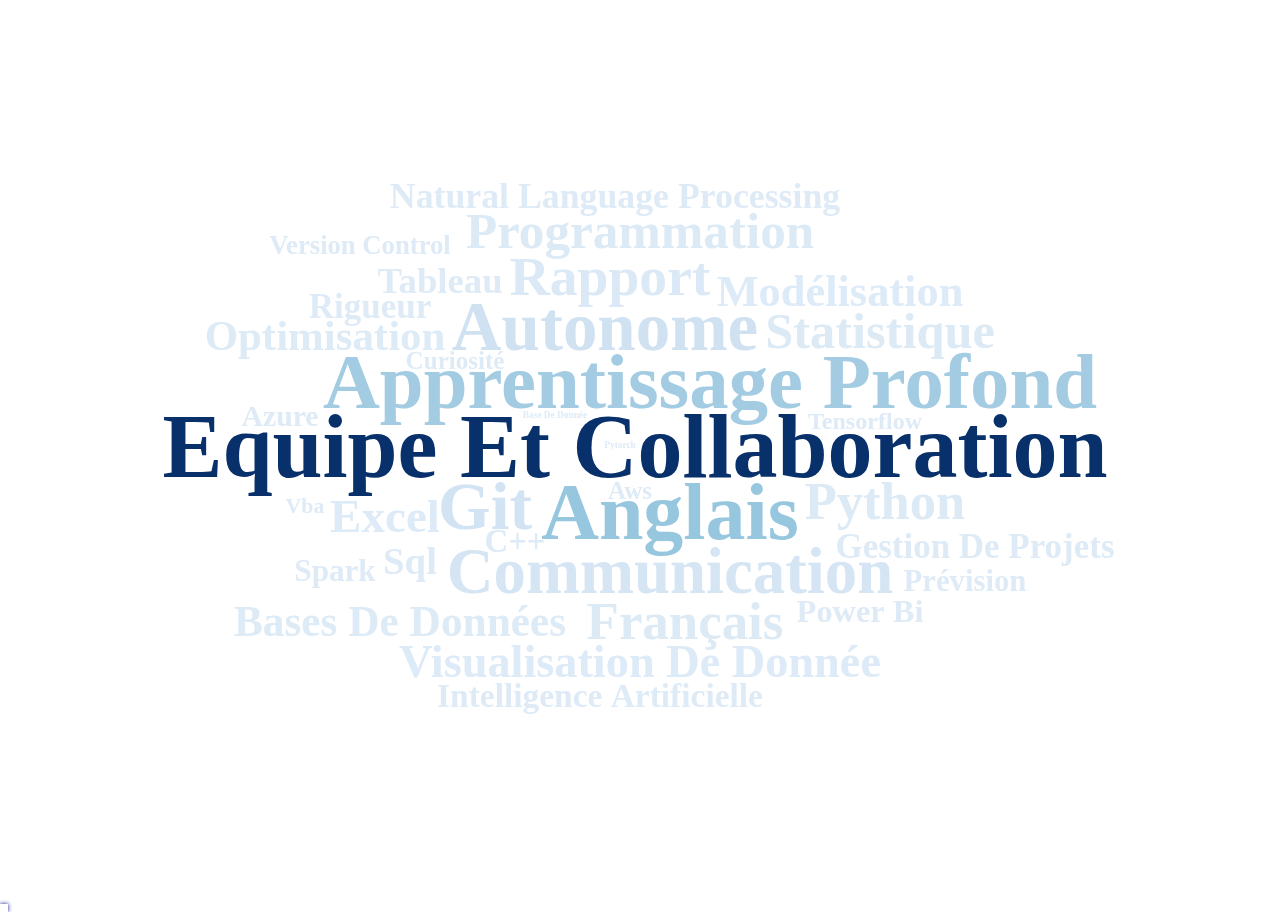
<file: docs/docs/competences_patents_wordcloud.html>
<!DOCTYPE html>
<html>
<head>
<meta charset="utf-8" />
<title>wordcloud2</title>
<style type="text/css">@layer htmltools {
.html-fill-container {
display: flex;
flex-direction: column;

min-height: 0;
min-width: 0;
}
.html-fill-container > .html-fill-item {

flex: 1 1 auto;
min-height: 0;
min-width: 0;
}
.html-fill-container > :not(.html-fill-item) {

flex: 0 0 auto;
}
}
</style>
<script>(function() {
  // If window.HTMLWidgets is already defined, then use it; otherwise create a
  // new object. This allows preceding code to set options that affect the
  // initialization process (though none currently exist).
  window.HTMLWidgets = window.HTMLWidgets || {};

  // See if we're running in a viewer pane. If not, we're in a web browser.
  var viewerMode = window.HTMLWidgets.viewerMode =
      /\bviewer_pane=1\b/.test(window.location);

  // See if we're running in Shiny mode. If not, it's a static document.
  // Note that static widgets can appear in both Shiny and static modes, but
  // obviously, Shiny widgets can only appear in Shiny apps/documents.
  var shinyMode = window.HTMLWidgets.shinyMode =
      typeof(window.Shiny) !== "undefined" && !!window.Shiny.outputBindings;

  // We can't count on jQuery being available, so we implement our own
  // version if necessary.
  function querySelectorAll(scope, selector) {
    if (typeof(jQuery) !== "undefined" && scope instanceof jQuery) {
      return scope.find(selector);
    }
    if (scope.querySelectorAll) {
      return scope.querySelectorAll(selector);
    }
  }

  function asArray(value) {
    if (value === null)
      return [];
    if ($.isArray(value))
      return value;
    return [value];
  }

  // Implement jQuery's extend
  function extend(target /*, ... */) {
    if (arguments.length == 1) {
      return target;
    }
    for (var i = 1; i < arguments.length; i++) {
      var source = arguments[i];
      for (var prop in source) {
        if (source.hasOwnProperty(prop)) {
          target[prop] = source[prop];
        }
      }
    }
    return target;
  }

  // IE8 doesn't support Array.forEach.
  function forEach(values, callback, thisArg) {
    if (values.forEach) {
      values.forEach(callback, thisArg);
    } else {
      for (var i = 0; i < values.length; i++) {
        callback.call(thisArg, values[i], i, values);
      }
    }
  }

  // Replaces the specified method with the return value of funcSource.
  //
  // Note that funcSource should not BE the new method, it should be a function
  // that RETURNS the new method. funcSource receives a single argument that is
  // the overridden method, it can be called from the new method. The overridden
  // method can be called like a regular function, it has the target permanently
  // bound to it so "this" will work correctly.
  function overrideMethod(target, methodName, funcSource) {
    var superFunc = target[methodName] || function() {};
    var superFuncBound = function() {
      return superFunc.apply(target, arguments);
    };
    target[methodName] = funcSource(superFuncBound);
  }

  // Add a method to delegator that, when invoked, calls
  // delegatee.methodName. If there is no such method on
  // the delegatee, but there was one on delegator before
  // delegateMethod was called, then the original version
  // is invoked instead.
  // For example:
  //
  // var a = {
  //   method1: function() { console.log('a1'); }
  //   method2: function() { console.log('a2'); }
  // };
  // var b = {
  //   method1: function() { console.log('b1'); }
  // };
  // delegateMethod(a, b, "method1");
  // delegateMethod(a, b, "method2");
  // a.method1();
  // a.method2();
  //
  // The output would be "b1", "a2".
  function delegateMethod(delegator, delegatee, methodName) {
    var inherited = delegator[methodName];
    delegator[methodName] = function() {
      var target = delegatee;
      var method = delegatee[methodName];

      // The method doesn't exist on the delegatee. Instead,
      // call the method on the delegator, if it exists.
      if (!method) {
        target = delegator;
        method = inherited;
      }

      if (method) {
        return method.apply(target, arguments);
      }
    };
  }

  // Implement a vague facsimilie of jQuery's data method
  function elementData(el, name, value) {
    if (arguments.length == 2) {
      return el["htmlwidget_data_" + name];
    } else if (arguments.length == 3) {
      el["htmlwidget_data_" + name] = value;
      return el;
    } else {
      throw new Error("Wrong number of arguments for elementData: " +
        arguments.length);
    }
  }

  // http://stackoverflow.com/questions/3446170/escape-string-for-use-in-javascript-regex
  function escapeRegExp(str) {
    return str.replace(/[\-\[\]\/\{\}\(\)\*\+\?\.\\\^\$\|]/g, "\\$&");
  }

  function hasClass(el, className) {
    var re = new RegExp("\\b" + escapeRegExp(className) + "\\b");
    return re.test(el.className);
  }

  // elements - array (or array-like object) of HTML elements
  // className - class name to test for
  // include - if true, only return elements with given className;
  //   if false, only return elements *without* given className
  function filterByClass(elements, className, include) {
    var results = [];
    for (var i = 0; i < elements.length; i++) {
      if (hasClass(elements[i], className) == include)
        results.push(elements[i]);
    }
    return results;
  }

  function on(obj, eventName, func) {
    if (obj.addEventListener) {
      obj.addEventListener(eventName, func, false);
    } else if (obj.attachEvent) {
      obj.attachEvent(eventName, func);
    }
  }

  function off(obj, eventName, func) {
    if (obj.removeEventListener)
      obj.removeEventListener(eventName, func, false);
    else if (obj.detachEvent) {
      obj.detachEvent(eventName, func);
    }
  }

  // Translate array of values to top/right/bottom/left, as usual with
  // the "padding" CSS property
  // https://developer.mozilla.org/en-US/docs/Web/CSS/padding
  function unpackPadding(value) {
    if (typeof(value) === "number")
      value = [value];
    if (value.length === 1) {
      return {top: value[0], right: value[0], bottom: value[0], left: value[0]};
    }
    if (value.length === 2) {
      return {top: value[0], right: value[1], bottom: value[0], left: value[1]};
    }
    if (value.length === 3) {
      return {top: value[0], right: value[1], bottom: value[2], left: value[1]};
    }
    if (value.length === 4) {
      return {top: value[0], right: value[1], bottom: value[2], left: value[3]};
    }
  }

  // Convert an unpacked padding object to a CSS value
  function paddingToCss(paddingObj) {
    return paddingObj.top + "px " + paddingObj.right + "px " + paddingObj.bottom + "px " + paddingObj.left + "px";
  }

  // Makes a number suitable for CSS
  function px(x) {
    if (typeof(x) === "number")
      return x + "px";
    else
      return x;
  }

  // Retrieves runtime widget sizing information for an element.
  // The return value is either null, or an object with fill, padding,
  // defaultWidth, defaultHeight fields.
  function sizingPolicy(el) {
    var sizingEl = document.querySelector("script[data-for='" + el.id + "'][type='application/htmlwidget-sizing']");
    if (!sizingEl)
      return null;
    var sp = JSON.parse(sizingEl.textContent || sizingEl.text || "{}");
    if (viewerMode) {
      return sp.viewer;
    } else {
      return sp.browser;
    }
  }

  // @param tasks Array of strings (or falsy value, in which case no-op).
  //   Each element must be a valid JavaScript expression that yields a
  //   function. Or, can be an array of objects with "code" and "data"
  //   properties; in this case, the "code" property should be a string
  //   of JS that's an expr that yields a function, and "data" should be
  //   an object that will be added as an additional argument when that
  //   function is called.
  // @param target The object that will be "this" for each function
  //   execution.
  // @param args Array of arguments to be passed to the functions. (The
  //   same arguments will be passed to all functions.)
  function evalAndRun(tasks, target, args) {
    if (tasks) {
      forEach(tasks, function(task) {
        var theseArgs = args;
        if (typeof(task) === "object") {
          theseArgs = theseArgs.concat([task.data]);
          task = task.code;
        }
        var taskFunc = tryEval(task);
        if (typeof(taskFunc) !== "function") {
          throw new Error("Task must be a function! Source:\n" + task);
        }
        taskFunc.apply(target, theseArgs);
      });
    }
  }

  // Attempt eval() both with and without enclosing in parentheses.
  // Note that enclosing coerces a function declaration into
  // an expression that eval() can parse
  // (otherwise, a SyntaxError is thrown)
  function tryEval(code) {
    var result = null;
    try {
      result = eval("(" + code + ")");
    } catch(error) {
      if (!(error instanceof SyntaxError)) {
        throw error;
      }
      try {
        result = eval(code);
      } catch(e) {
        if (e instanceof SyntaxError) {
          throw error;
        } else {
          throw e;
        }
      }
    }
    return result;
  }

  function initSizing(el) {
    var sizing = sizingPolicy(el);
    if (!sizing)
      return;

    var cel = document.getElementById("htmlwidget_container");
    if (!cel)
      return;

    if (typeof(sizing.padding) !== "undefined") {
      document.body.style.margin = "0";
      document.body.style.padding = paddingToCss(unpackPadding(sizing.padding));
    }

    if (sizing.fill) {
      document.body.style.overflow = "hidden";
      document.body.style.width = "100%";
      document.body.style.height = "100%";
      document.documentElement.style.width = "100%";
      document.documentElement.style.height = "100%";
      cel.style.position = "absolute";
      var pad = unpackPadding(sizing.padding);
      cel.style.top = pad.top + "px";
      cel.style.right = pad.right + "px";
      cel.style.bottom = pad.bottom + "px";
      cel.style.left = pad.left + "px";
      el.style.width = "100%";
      el.style.height = "100%";

      return {
        getWidth: function() { return cel.getBoundingClientRect().width; },
        getHeight: function() { return cel.getBoundingClientRect().height; }
      };

    } else {
      el.style.width = px(sizing.width);
      el.style.height = px(sizing.height);

      return {
        getWidth: function() { return cel.getBoundingClientRect().width; },
        getHeight: function() { return cel.getBoundingClientRect().height; }
      };
    }
  }

  // Default implementations for methods
  var defaults = {
    find: function(scope) {
      return querySelectorAll(scope, "." + this.name);
    },
    renderError: function(el, err) {
      var $el = $(el);

      this.clearError(el);

      // Add all these error classes, as Shiny does
      var errClass = "shiny-output-error";
      if (err.type !== null) {
        // use the classes of the error condition as CSS class names
        errClass = errClass + " " + $.map(asArray(err.type), function(type) {
          return errClass + "-" + type;
        }).join(" ");
      }
      errClass = errClass + " htmlwidgets-error";

      // Is el inline or block? If inline or inline-block, just display:none it
      // and add an inline error.
      var display = $el.css("display");
      $el.data("restore-display-mode", display);

      if (display === "inline" || display === "inline-block") {
        $el.hide();
        if (err.message !== "") {
          var errorSpan = $("<span>").addClass(errClass);
          errorSpan.text(err.message);
          $el.after(errorSpan);
        }
      } else if (display === "block") {
        // If block, add an error just after the el, set visibility:none on the
        // el, and position the error to be on top of the el.
        // Mark it with a unique ID and CSS class so we can remove it later.
        $el.css("visibility", "hidden");
        if (err.message !== "") {
          var errorDiv = $("<div>").addClass(errClass).css("position", "absolute")
            .css("top", el.offsetTop)
            .css("left", el.offsetLeft)
            // setting width can push out the page size, forcing otherwise
            // unnecessary scrollbars to appear and making it impossible for
            // the element to shrink; so use max-width instead
            .css("maxWidth", el.offsetWidth)
            .css("height", el.offsetHeight);
          errorDiv.text(err.message);
          $el.after(errorDiv);

          // Really dumb way to keep the size/position of the error in sync with
          // the parent element as the window is resized or whatever.
          var intId = setInterval(function() {
            if (!errorDiv[0].parentElement) {
              clearInterval(intId);
              return;
            }
            errorDiv
              .css("top", el.offsetTop)
              .css("left", el.offsetLeft)
              .css("maxWidth", el.offsetWidth)
              .css("height", el.offsetHeight);
          }, 500);
        }
      }
    },
    clearError: function(el) {
      var $el = $(el);
      var display = $el.data("restore-display-mode");
      $el.data("restore-display-mode", null);

      if (display === "inline" || display === "inline-block") {
        if (display)
          $el.css("display", display);
        $(el.nextSibling).filter(".htmlwidgets-error").remove();
      } else if (display === "block"){
        $el.css("visibility", "inherit");
        $(el.nextSibling).filter(".htmlwidgets-error").remove();
      }
    },
    sizing: {}
  };

  // Called by widget bindings to register a new type of widget. The definition
  // object can contain the following properties:
  // - name (required) - A string indicating the binding name, which will be
  //   used by default as the CSS classname to look for.
  // - initialize (optional) - A function(el) that will be called once per
  //   widget element; if a value is returned, it will be passed as the third
  //   value to renderValue.
  // - renderValue (required) - A function(el, data, initValue) that will be
  //   called with data. Static contexts will cause this to be called once per
  //   element; Shiny apps will cause this to be called multiple times per
  //   element, as the data changes.
  window.HTMLWidgets.widget = function(definition) {
    if (!definition.name) {
      throw new Error("Widget must have a name");
    }
    if (!definition.type) {
      throw new Error("Widget must have a type");
    }
    // Currently we only support output widgets
    if (definition.type !== "output") {
      throw new Error("Unrecognized widget type '" + definition.type + "'");
    }
    // TODO: Verify that .name is a valid CSS classname

    // Support new-style instance-bound definitions. Old-style class-bound
    // definitions have one widget "object" per widget per type/class of
    // widget; the renderValue and resize methods on such widget objects
    // take el and instance arguments, because the widget object can't
    // store them. New-style instance-bound definitions have one widget
    // object per widget instance; the definition that's passed in doesn't
    // provide renderValue or resize methods at all, just the single method
    //   factory(el, width, height)
    // which returns an object that has renderValue(x) and resize(w, h).
    // This enables a far more natural programming style for the widget
    // author, who can store per-instance state using either OO-style
    // instance fields or functional-style closure variables (I guess this
    // is in contrast to what can only be called C-style pseudo-OO which is
    // what we required before).
    if (definition.factory) {
      definition = createLegacyDefinitionAdapter(definition);
    }

    if (!definition.renderValue) {
      throw new Error("Widget must have a renderValue function");
    }

    // For static rendering (non-Shiny), use a simple widget registration
    // scheme. We also use this scheme for Shiny apps/documents that also
    // contain static widgets.
    window.HTMLWidgets.widgets = window.HTMLWidgets.widgets || [];
    // Merge defaults into the definition; don't mutate the original definition.
    var staticBinding = extend({}, defaults, definition);
    overrideMethod(staticBinding, "find", function(superfunc) {
      return function(scope) {
        var results = superfunc(scope);
        // Filter out Shiny outputs, we only want the static kind
        return filterByClass(results, "html-widget-output", false);
      };
    });
    window.HTMLWidgets.widgets.push(staticBinding);

    if (shinyMode) {
      // Shiny is running. Register the definition with an output binding.
      // The definition itself will not be the output binding, instead
      // we will make an output binding object that delegates to the
      // definition. This is because we foolishly used the same method
      // name (renderValue) for htmlwidgets definition and Shiny bindings
      // but they actually have quite different semantics (the Shiny
      // bindings receive data that includes lots of metadata that it
      // strips off before calling htmlwidgets renderValue). We can't
      // just ignore the difference because in some widgets it's helpful
      // to call this.renderValue() from inside of resize(), and if
      // we're not delegating, then that call will go to the Shiny
      // version instead of the htmlwidgets version.

      // Merge defaults with definition, without mutating either.
      var bindingDef = extend({}, defaults, definition);

      // This object will be our actual Shiny binding.
      var shinyBinding = new Shiny.OutputBinding();

      // With a few exceptions, we'll want to simply use the bindingDef's
      // version of methods if they are available, otherwise fall back to
      // Shiny's defaults. NOTE: If Shiny's output bindings gain additional
      // methods in the future, and we want them to be overrideable by
      // HTMLWidget binding definitions, then we'll need to add them to this
      // list.
      delegateMethod(shinyBinding, bindingDef, "getId");
      delegateMethod(shinyBinding, bindingDef, "onValueChange");
      delegateMethod(shinyBinding, bindingDef, "onValueError");
      delegateMethod(shinyBinding, bindingDef, "renderError");
      delegateMethod(shinyBinding, bindingDef, "clearError");
      delegateMethod(shinyBinding, bindingDef, "showProgress");

      // The find, renderValue, and resize are handled differently, because we
      // want to actually decorate the behavior of the bindingDef methods.

      shinyBinding.find = function(scope) {
        var results = bindingDef.find(scope);

        // Only return elements that are Shiny outputs, not static ones
        var dynamicResults = results.filter(".html-widget-output");

        // It's possible that whatever caused Shiny to think there might be
        // new dynamic outputs, also caused there to be new static outputs.
        // Since there might be lots of different htmlwidgets bindings, we
        // schedule execution for later--no need to staticRender multiple
        // times.
        if (results.length !== dynamicResults.length)
          scheduleStaticRender();

        return dynamicResults;
      };

      // Wrap renderValue to handle initialization, which unfortunately isn't
      // supported natively by Shiny at the time of this writing.

      shinyBinding.renderValue = function(el, data) {
        Shiny.renderDependencies(data.deps);
        // Resolve strings marked as javascript literals to objects
        if (!(data.evals instanceof Array)) data.evals = [data.evals];
        for (var i = 0; data.evals && i < data.evals.length; i++) {
          window.HTMLWidgets.evaluateStringMember(data.x, data.evals[i]);
        }
        if (!bindingDef.renderOnNullValue) {
          if (data.x === null) {
            el.style.visibility = "hidden";
            return;
          } else {
            el.style.visibility = "inherit";
          }
        }
        if (!elementData(el, "initialized")) {
          initSizing(el);

          elementData(el, "initialized", true);
          if (bindingDef.initialize) {
            var rect = el.getBoundingClientRect();
            var result = bindingDef.initialize(el, rect.width, rect.height);
            elementData(el, "init_result", result);
          }
        }
        bindingDef.renderValue(el, data.x, elementData(el, "init_result"));
        evalAndRun(data.jsHooks.render, elementData(el, "init_result"), [el, data.x]);
      };

      // Only override resize if bindingDef implements it
      if (bindingDef.resize) {
        shinyBinding.resize = function(el, width, height) {
          // Shiny can call resize before initialize/renderValue have been
          // called, which doesn't make sense for widgets.
          if (elementData(el, "initialized")) {
            bindingDef.resize(el, width, height, elementData(el, "init_result"));
          }
        };
      }

      Shiny.outputBindings.register(shinyBinding, bindingDef.name);
    }
  };

  var scheduleStaticRenderTimerId = null;
  function scheduleStaticRender() {
    if (!scheduleStaticRenderTimerId) {
      scheduleStaticRenderTimerId = setTimeout(function() {
        scheduleStaticRenderTimerId = null;
        window.HTMLWidgets.staticRender();
      }, 1);
    }
  }

  // Render static widgets after the document finishes loading
  // Statically render all elements that are of this widget's class
  window.HTMLWidgets.staticRender = function() {
    var bindings = window.HTMLWidgets.widgets || [];
    forEach(bindings, function(binding) {
      var matches = binding.find(document.documentElement);
      forEach(matches, function(el) {
        var sizeObj = initSizing(el, binding);

        var getSize = function(el) {
          if (sizeObj) {
            return {w: sizeObj.getWidth(), h: sizeObj.getHeight()}
          } else {
            var rect = el.getBoundingClientRect();
            return {w: rect.width, h: rect.height}
          }
        };

        if (hasClass(el, "html-widget-static-bound"))
          return;
        el.className = el.className + " html-widget-static-bound";

        var initResult;
        if (binding.initialize) {
          var size = getSize(el);
          initResult = binding.initialize(el, size.w, size.h);
          elementData(el, "init_result", initResult);
        }

        if (binding.resize) {
          var lastSize = getSize(el);
          var resizeHandler = function(e) {
            var size = getSize(el);
            if (size.w === 0 && size.h === 0)
              return;
            if (size.w === lastSize.w && size.h === lastSize.h)
              return;
            lastSize = size;
            binding.resize(el, size.w, size.h, initResult);
          };

          on(window, "resize", resizeHandler);

          // This is needed for cases where we're running in a Shiny
          // app, but the widget itself is not a Shiny output, but
          // rather a simple static widget. One example of this is
          // an rmarkdown document that has runtime:shiny and widget
          // that isn't in a render function. Shiny only knows to
          // call resize handlers for Shiny outputs, not for static
          // widgets, so we do it ourselves.
          if (window.jQuery) {
            window.jQuery(document).on(
              "shown.htmlwidgets shown.bs.tab.htmlwidgets shown.bs.collapse.htmlwidgets",
              resizeHandler
            );
            window.jQuery(document).on(
              "hidden.htmlwidgets hidden.bs.tab.htmlwidgets hidden.bs.collapse.htmlwidgets",
              resizeHandler
            );
          }

          // This is needed for the specific case of ioslides, which
          // flips slides between display:none and display:block.
          // Ideally we would not have to have ioslide-specific code
          // here, but rather have ioslides raise a generic event,
          // but the rmarkdown package just went to CRAN so the
          // window to getting that fixed may be long.
          if (window.addEventListener) {
            // It's OK to limit this to window.addEventListener
            // browsers because ioslides itself only supports
            // such browsers.
            on(document, "slideenter", resizeHandler);
            on(document, "slideleave", resizeHandler);
          }
        }

        var scriptData = document.querySelector("script[data-for='" + el.id + "'][type='application/json']");
        if (scriptData) {
          var data = JSON.parse(scriptData.textContent || scriptData.text);
          // Resolve strings marked as javascript literals to objects
          if (!(data.evals instanceof Array)) data.evals = [data.evals];
          for (var k = 0; data.evals && k < data.evals.length; k++) {
            window.HTMLWidgets.evaluateStringMember(data.x, data.evals[k]);
          }
          binding.renderValue(el, data.x, initResult);
          evalAndRun(data.jsHooks.render, initResult, [el, data.x]);
        }
      });
    });

    invokePostRenderHandlers();
  }


  function has_jQuery3() {
    if (!window.jQuery) {
      return false;
    }
    var $version = window.jQuery.fn.jquery;
    var $major_version = parseInt($version.split(".")[0]);
    return $major_version >= 3;
  }

  /*
  / Shiny 1.4 bumped jQuery from 1.x to 3.x which means jQuery's
  / on-ready handler (i.e., $(fn)) is now asyncronous (i.e., it now
  / really means $(setTimeout(fn)).
  / https://jquery.com/upgrade-guide/3.0/#breaking-change-document-ready-handlers-are-now-asynchronous
  /
  / Since Shiny uses $() to schedule initShiny, shiny>=1.4 calls initShiny
  / one tick later than it did before, which means staticRender() is
  / called renderValue() earlier than (advanced) widget authors might be expecting.
  / https://github.com/rstudio/shiny/issues/2630
  /
  / For a concrete example, leaflet has some methods (e.g., updateBounds)
  / which reference Shiny methods registered in initShiny (e.g., setInputValue).
  / Since leaflet is privy to this life-cycle, it knows to use setTimeout() to
  / delay execution of those methods (until Shiny methods are ready)
  / https://github.com/rstudio/leaflet/blob/18ec981/javascript/src/index.js#L266-L268
  /
  / Ideally widget authors wouldn't need to use this setTimeout() hack that
  / leaflet uses to call Shiny methods on a staticRender(). In the long run,
  / the logic initShiny should be broken up so that method registration happens
  / right away, but binding happens later.
  */
  function maybeStaticRenderLater() {
    if (shinyMode && has_jQuery3()) {
      window.jQuery(window.HTMLWidgets.staticRender);
    } else {
      window.HTMLWidgets.staticRender();
    }
  }

  if (document.addEventListener) {
    document.addEventListener("DOMContentLoaded", function() {
      document.removeEventListener("DOMContentLoaded", arguments.callee, false);
      maybeStaticRenderLater();
    }, false);
  } else if (document.attachEvent) {
    document.attachEvent("onreadystatechange", function() {
      if (document.readyState === "complete") {
        document.detachEvent("onreadystatechange", arguments.callee);
        maybeStaticRenderLater();
      }
    });
  }


  window.HTMLWidgets.getAttachmentUrl = function(depname, key) {
    // If no key, default to the first item
    if (typeof(key) === "undefined")
      key = 1;

    var link = document.getElementById(depname + "-" + key + "-attachment");
    if (!link) {
      throw new Error("Attachment " + depname + "/" + key + " not found in document");
    }
    return link.getAttribute("href");
  };

  window.HTMLWidgets.dataframeToD3 = function(df) {
    var names = [];
    var length;
    for (var name in df) {
        if (df.hasOwnProperty(name))
            names.push(name);
        if (typeof(df[name]) !== "object" || typeof(df[name].length) === "undefined") {
            throw new Error("All fields must be arrays");
        } else if (typeof(length) !== "undefined" && length !== df[name].length) {
            throw new Error("All fields must be arrays of the same length");
        }
        length = df[name].length;
    }
    var results = [];
    var item;
    for (var row = 0; row < length; row++) {
        item = {};
        for (var col = 0; col < names.length; col++) {
            item[names[col]] = df[names[col]][row];
        }
        results.push(item);
    }
    return results;
  };

  window.HTMLWidgets.transposeArray2D = function(array) {
      if (array.length === 0) return array;
      var newArray = array[0].map(function(col, i) {
          return array.map(function(row) {
              return row[i]
          })
      });
      return newArray;
  };
  // Split value at splitChar, but allow splitChar to be escaped
  // using escapeChar. Any other characters escaped by escapeChar
  // will be included as usual (including escapeChar itself).
  function splitWithEscape(value, splitChar, escapeChar) {
    var results = [];
    var escapeMode = false;
    var currentResult = "";
    for (var pos = 0; pos < value.length; pos++) {
      if (!escapeMode) {
        if (value[pos] === splitChar) {
          results.push(currentResult);
          currentResult = "";
        } else if (value[pos] === escapeChar) {
          escapeMode = true;
        } else {
          currentResult += value[pos];
        }
      } else {
        currentResult += value[pos];
        escapeMode = false;
      }
    }
    if (currentResult !== "") {
      results.push(currentResult);
    }
    return results;
  }
  // Function authored by Yihui/JJ Allaire
  window.HTMLWidgets.evaluateStringMember = function(o, member) {
    var parts = splitWithEscape(member, '.', '\\');
    for (var i = 0, l = parts.length; i < l; i++) {
      var part = parts[i];
      // part may be a character or 'numeric' member name
      if (o !== null && typeof o === "object" && part in o) {
        if (i == (l - 1)) { // if we are at the end of the line then evalulate
          if (typeof o[part] === "string")
            o[part] = tryEval(o[part]);
        } else { // otherwise continue to next embedded object
          o = o[part];
        }
      }
    }
  };

  // Retrieve the HTMLWidget instance (i.e. the return value of an
  // HTMLWidget binding's initialize() or factory() function)
  // associated with an element, or null if none.
  window.HTMLWidgets.getInstance = function(el) {
    return elementData(el, "init_result");
  };

  // Finds the first element in the scope that matches the selector,
  // and returns the HTMLWidget instance (i.e. the return value of
  // an HTMLWidget binding's initialize() or factory() function)
  // associated with that element, if any. If no element matches the
  // selector, or the first matching element has no HTMLWidget
  // instance associated with it, then null is returned.
  //
  // The scope argument is optional, and defaults to window.document.
  window.HTMLWidgets.find = function(scope, selector) {
    if (arguments.length == 1) {
      selector = scope;
      scope = document;
    }

    var el = scope.querySelector(selector);
    if (el === null) {
      return null;
    } else {
      return window.HTMLWidgets.getInstance(el);
    }
  };

  // Finds all elements in the scope that match the selector, and
  // returns the HTMLWidget instances (i.e. the return values of
  // an HTMLWidget binding's initialize() or factory() function)
  // associated with the elements, in an array. If elements that
  // match the selector don't have an associated HTMLWidget
  // instance, the returned array will contain nulls.
  //
  // The scope argument is optional, and defaults to window.document.
  window.HTMLWidgets.findAll = function(scope, selector) {
    if (arguments.length == 1) {
      selector = scope;
      scope = document;
    }

    var nodes = scope.querySelectorAll(selector);
    var results = [];
    for (var i = 0; i < nodes.length; i++) {
      results.push(window.HTMLWidgets.getInstance(nodes[i]));
    }
    return results;
  };

  var postRenderHandlers = [];
  function invokePostRenderHandlers() {
    while (postRenderHandlers.length) {
      var handler = postRenderHandlers.shift();
      if (handler) {
        handler();
      }
    }
  }

  // Register the given callback function to be invoked after the
  // next time static widgets are rendered.
  window.HTMLWidgets.addPostRenderHandler = function(callback) {
    postRenderHandlers.push(callback);
  };

  // Takes a new-style instance-bound definition, and returns an
  // old-style class-bound definition. This saves us from having
  // to rewrite all the logic in this file to accomodate both
  // types of definitions.
  function createLegacyDefinitionAdapter(defn) {
    var result = {
      name: defn.name,
      type: defn.type,
      initialize: function(el, width, height) {
        return defn.factory(el, width, height);
      },
      renderValue: function(el, x, instance) {
        return instance.renderValue(x);
      },
      resize: function(el, width, height, instance) {
        return instance.resize(width, height);
      }
    };

    if (defn.find)
      result.find = defn.find;
    if (defn.renderError)
      result.renderError = defn.renderError;
    if (defn.clearError)
      result.clearError = defn.clearError;

    return result;
  }
})();
</script>
<style type="text/css">#wcLabel {position: absolute;border: 2px solid #fff;box-shadow: 0 0 4px 0 #008;padding: 2px;pointer-events: none; }#wcSpan {position: absolute;top: 100%;left: 0;background-color: rgba(255, 255, 255, 0.8);color: #333;margin-top: 6px;padding: 0 0.5em;border-radius: 0.5em;white-space: nowrap; }</style>
<script>/*!
 * wordcloud2.js
 * http://timdream.org/wordcloud2.js/
 *
 * Copyright 2011 - 2013 Tim Chien
 * Released under the MIT license
 */

'use strict';

// setImmediate
if (!window.setImmediate) {
  window.setImmediate = (function setupSetImmediate() {
    return window.msSetImmediate ||
    window.webkitSetImmediate ||
    window.mozSetImmediate ||
    window.oSetImmediate ||
    (function setupSetZeroTimeout() {
      if (!window.postMessage || !window.addEventListener) {
        return null;
      }

      var callbacks = [undefined];
      var message = 'zero-timeout-message';

      // Like setTimeout, but only takes a function argument.  There's
      // no time argument (always zero) and no arguments (you have to
      // use a closure).
      var setZeroTimeout = function setZeroTimeout(callback) {
        var id = callbacks.length;
        callbacks.push(callback);
        window.postMessage(message + id.toString(36), '*');

        return id;
      };

      window.addEventListener('message', function setZeroTimeoutMessage(evt) {
        // Skipping checking event source, retarded IE confused this window
        // object with another in the presence of iframe
        if (typeof evt.data !== 'string' ||
            evt.data.substr(0, message.length) !== message/* ||
            evt.source !== window */) {
          return;
        }

        evt.stopImmediatePropagation();

        var id = parseInt(evt.data.substr(message.length), 36);
        if (!callbacks[id]) {
          return;
        }

        callbacks[id]();
        callbacks[id] = undefined;
      }, true);

      /* specify clearImmediate() here since we need the scope */
      window.clearImmediate = function clearZeroTimeout(id) {
        if (!callbacks[id]) {
          return;
        }

        callbacks[id] = undefined;
      };

      return setZeroTimeout;
    })() ||
    // fallback
    function setImmediateFallback(fn) {
      window.setTimeout(fn, 0);
    };
  })();
}

if (!window.clearImmediate) {
  window.clearImmediate = (function setupClearImmediate() {
    return window.msClearImmediate ||
    window.webkitClearImmediate ||
    window.mozClearImmediate ||
    window.oClearImmediate ||
    // "clearZeroTimeout" is implement on the previous block ||
    // fallback
    function clearImmediateFallback(timer) {
      window.clearTimeout(timer);
    };
  })();
}

(function(global) {

  // Check if WordCloud can run on this browser
  var isSupported = (function isSupported() {
    var canvas = document.createElement('canvas');
    if (!canvas || !canvas.getContext) {
      return false;
    }

    var ctx = canvas.getContext('2d');
    if (!ctx.getImageData) {
      return false;
    }
    if (!ctx.fillText) {
      return false;
    }

    if (!Array.prototype.some) {
      return false;
    }
    if (!Array.prototype.push) {
      return false;
    }

    return true;
  }());

  // Find out if the browser impose minium font size by
  // drawing small texts on a canvas and measure it's width.
  var minFontSize = (function getMinFontSize() {
    if (!isSupported) {
      return;
    }

    var ctx = document.createElement('canvas').getContext('2d');

    // start from 20
    var size = 20;

    // two sizes to measure
    var hanWidth, mWidth;

    while (size) {
      ctx.font = size.toString(10) + 'px sans-serif';
      if ((ctx.measureText('\uFF37').width === hanWidth) &&
          (ctx.measureText('m').width) === mWidth) {
        return (size + 1);
      }

      hanWidth = ctx.measureText('\uFF37').width;
      mWidth = ctx.measureText('m').width;

      size--;
    }

    return 0;
  })();

  // Based on http://jsfromhell.com/array/shuffle
  var shuffleArray = function shuffleArray(arr) {
    for (var j, x, i = arr.length; i;
      j = Math.floor(Math.random() * i),
      x = arr[--i], arr[i] = arr[j],
      arr[j] = x) {}
    return arr;
  };

  var WordCloud = function WordCloud(elements, options) {
    if (!isSupported) {
      return;
    }

    if (!Array.isArray(elements)) {
      elements = [elements];
    }

    elements.forEach(function(el, i) {
      if (typeof el === 'string') {
        elements[i] = document.getElementById(el);
        if (!elements[i]) {
          throw 'The element id specified is not found.';
        }
      } else if (!el.tagName && !el.appendChild) {
        throw 'You must pass valid HTML elements, or ID of the element.';
      }
    });

    /* Default values to be overwritten by options object */
    var settings = {
      list: [],
      fontFamily: '"Trebuchet MS", "Heiti TC", "微軟正黑體", ' +
                  '"Arial Unicode MS", "Droid Fallback Sans", sans-serif',
      fontWeight: 'normal',
      color: 'random-dark',
      minSize: 0, // 0 to disable
      weightFactor: 1,
      clearCanvas: true,
      backgroundColor: '#fff',  // opaque white = rgba(255, 255, 255, 1)

      gridSize: 8,
      origin: null,

      drawMask: false,
      maskColor: 'rgba(255,0,0,0.3)',
      maskGapWidth: 0.3,

      wait: 0,
      abortThreshold: 0, // disabled
      abort: function noop() {},

      minRotation: - Math.PI / 2,
      maxRotation: Math.PI / 2,

      shuffle: true,
      rotateRatio: 0.1,

      shape: 'circle',
      ellipticity: 0.65,

      classes: null,

      hover: null,
      click: null
    };

    if (options) {
      for (var key in options) {
        if (key in settings) {
          settings[key] = options[key];
        }
      }
    }

    /* Convert weightFactor into a function */
    if (typeof settings.weightFactor !== 'function') {
      var factor = settings.weightFactor;
      settings.weightFactor = function weightFactor(pt) {
        return pt * factor; //in px
      };
    }

    /* Convert shape into a function */
    if (typeof settings.shape !== 'function') {
      switch (settings.shape) {
        case 'circle':
        /* falls through */
        default:
          // 'circle' is the default and a shortcut in the code loop.
          settings.shape = 'circle';
          break;

        case 'cardioid':
          settings.shape = function shapeCardioid(theta) {
            return 1 - Math.sin(theta);
          };
          break;

        /*

        To work out an X-gon, one has to calculate "m",
        where 1/(cos(2*PI/X)+m*sin(2*PI/X)) = 1/(cos(0)+m*sin(0))
        http://www.wolframalpha.com/input/?i=1%2F%28cos%282*PI%2FX%29%2Bm*sin%28
        2*PI%2FX%29%29+%3D+1%2F%28cos%280%29%2Bm*sin%280%29%29

        Copy the solution into polar equation r = 1/(cos(t') + m*sin(t'))
        where t' equals to mod(t, 2PI/X);

        */

        case 'diamond':
        case 'square':
          // http://www.wolframalpha.com/input/?i=plot+r+%3D+1%2F%28cos%28mod+
          // %28t%2C+PI%2F2%29%29%2Bsin%28mod+%28t%2C+PI%2F2%29%29%29%2C+t+%3D
          // +0+..+2*PI
          settings.shape = function shapeSquare(theta) {
            var thetaPrime = theta % (2 * Math.PI / 4);
            return 1 / (Math.cos(thetaPrime) + Math.sin(thetaPrime));
          };
          break;

        case 'triangle-forward':
          // http://www.wolframalpha.com/input/?i=plot+r+%3D+1%2F%28cos%28mod+
          // %28t%2C+2*PI%2F3%29%29%2Bsqrt%283%29sin%28mod+%28t%2C+2*PI%2F3%29
          // %29%29%2C+t+%3D+0+..+2*PI
          settings.shape = function shapeTriangle(theta) {
            var thetaPrime = theta % (2 * Math.PI / 3);
            return 1 / (Math.cos(thetaPrime) +
                        Math.sqrt(3) * Math.sin(thetaPrime));
          };
          break;

        case 'triangle':
        case 'triangle-upright':
          settings.shape = function shapeTriangle(theta) {
            var thetaPrime = (theta + Math.PI * 3 / 2) % (2 * Math.PI / 3);
            return 1 / (Math.cos(thetaPrime) +
                        Math.sqrt(3) * Math.sin(thetaPrime));
          };
          break;

        case 'pentagon':
          settings.shape = function shapePentagon(theta) {
            var thetaPrime = (theta + 0.955) % (2 * Math.PI / 5);
            return 1 / (Math.cos(thetaPrime) +
                        0.726543 * Math.sin(thetaPrime));
          };
          break;

        case 'star':
          settings.shape = function shapeStar(theta) {
            var thetaPrime = (theta + 0.955) % (2 * Math.PI / 10);
            if ((theta + 0.955) % (2 * Math.PI / 5) - (2 * Math.PI / 10) >= 0) {
              return 1 / (Math.cos((2 * Math.PI / 10) - thetaPrime) +
                          3.07768 * Math.sin((2 * Math.PI / 10) - thetaPrime));
            } else {
              return 1 / (Math.cos(thetaPrime) +
                          3.07768 * Math.sin(thetaPrime));
            }
          };
          break;
      }
    }

    /* Make sure gridSize is a whole number and is not smaller than 4px */
    settings.gridSize = Math.max(Math.floor(settings.gridSize), 4);

    /* shorthand */
    var g = settings.gridSize;
    var maskRectWidth = g - settings.maskGapWidth;

    /* normalize rotation settings */
    var rotationRange = Math.abs(settings.maxRotation - settings.minRotation);
    var minRotation = Math.min(settings.maxRotation, settings.minRotation);

    /* information/object available to all functions, set when start() */
    var grid, // 2d array containing filling information
      ngx, ngy, // width and height of the grid
      center, // position of the center of the cloud
      maxRadius;

    /* timestamp for measuring each putWord() action */
    var escapeTime;

    /* function for getting the color of the text */
    var getTextColor;
    function random_hsl_color(min, max) {
      return 'hsl(' +
        (Math.random() * 360).toFixed() + ',' +
        (Math.random() * 30 + 70).toFixed() + '%,' +
        (Math.random() * (max - min) + min).toFixed() + '%)';
    }
    switch (settings.color) {
      case 'random-dark':
        getTextColor = function getRandomDarkColor() {
          return random_hsl_color(10, 50);
        };
        break;

      case 'random-light':
        getTextColor = function getRandomLightColor() {
          return random_hsl_color(50, 90);
        };
        break;

      default:
        if (typeof settings.color === 'function') {
          getTextColor = settings.color;
        }
        break;
    }

    /* function for getting the classes of the text */
    var getTextClasses = null;
    if (typeof settings.classes === 'function') {
      getTextClasses = settings.classes;
    }

    /* Interactive */
    var interactive = false;
    var infoGrid = [];
    var hovered;

    var getInfoGridFromMouseTouchEvent =
    function getInfoGridFromMouseTouchEvent(evt) {
      var canvas = evt.currentTarget;
      var rect = canvas.getBoundingClientRect();
      var clientX;
      var clientY;
      /** Detect if touches are available */
      if (evt.touches) {
        clientX = evt.touches[0].clientX;
        clientY = evt.touches[0].clientY;
      } else {
        clientX = evt.clientX;
        clientY = evt.clientY;
      }
      var eventX = clientX - rect.left;
      var eventY = clientY - rect.top;

      var x = Math.floor(eventX * ((canvas.width / rect.width) || 1) / g);
      var y = Math.floor(eventY * ((canvas.height / rect.height) || 1) / g);

      return infoGrid[x][y];
    };

    var wordcloudhover = function wordcloudhover(evt) {
      var info = getInfoGridFromMouseTouchEvent(evt);

      if (hovered === info) {
        return;
      }

      hovered = info;
      if (!info) {
        settings.hover(undefined, undefined, evt);

        return;
      }

      settings.hover(info.item, info.dimension, evt);

    };

    var wordcloudclick = function wordcloudclick(evt) {
      var info = getInfoGridFromMouseTouchEvent(evt);
      if (!info) {
        return;
      }

      settings.click(info.item, info.dimension, evt);
      evt.preventDefault();
    };

    /* Get points on the grid for a given radius away from the center */
    var pointsAtRadius = [];
    var getPointsAtRadius = function getPointsAtRadius(radius) {
      if (pointsAtRadius[radius]) {
        return pointsAtRadius[radius];
      }

      // Look for these number of points on each radius
      var T = radius * 8;

      // Getting all the points at this radius
      var t = T;
      var points = [];

      if (radius === 0) {
        points.push([center[0], center[1], 0]);
      }

      while (t--) {
        // distort the radius to put the cloud in shape
        var rx = 1;
        if (settings.shape !== 'circle') {
          rx = settings.shape(t / T * 2 * Math.PI); // 0 to 1
        }

        // Push [x, y, t]; t is used solely for getTextColor()
        points.push([
          center[0] + radius * rx * Math.cos(-t / T * 2 * Math.PI),
          center[1] + radius * rx * Math.sin(-t / T * 2 * Math.PI) *
            settings.ellipticity,
          t / T * 2 * Math.PI]);
      }

      pointsAtRadius[radius] = points;
      return points;
    };

    /* Return true if we had spent too much time */
    var exceedTime = function exceedTime() {
      return ((settings.abortThreshold > 0) &&
        ((new Date()).getTime() - escapeTime > settings.abortThreshold));
    };

    /* Get the deg of rotation according to settings, and luck. */
    var getRotateDeg = function getRotateDeg() {
      if (settings.rotateRatio === 0) {
        return 0;
      }

      if (Math.random() > settings.rotateRatio) {
        return 0;
      }

      if (rotationRange === 0) {
        return minRotation;
      }

      return minRotation + Math.random() * rotationRange;
    };

    var getTextInfo = function getTextInfo(word, weight, rotateDeg) {
      // calculate the acutal font size
      // fontSize === 0 means weightFactor function wants the text skipped,
      // and size < minSize means we cannot draw the text.
      var debug = false;
      var fontSize = settings.weightFactor(weight);
      if (fontSize <= settings.minSize) {
        return false;
      }

      // Scale factor here is to make sure fillText is not limited by
      // the minium font size set by browser.
      // It will always be 1 or 2n.
      var mu = 1;
      if (fontSize < minFontSize) {
        mu = (function calculateScaleFactor() {
          var mu = 2;
          while (mu * fontSize < minFontSize) {
            mu += 2;
          }
          return mu;
        })();
      }

      var fcanvas = document.createElement('canvas');
      var fctx = fcanvas.getContext('2d', { willReadFrequently: true });

      fctx.font = settings.fontWeight + ' ' +
        (fontSize * mu).toString(10) + 'px ' + settings.fontFamily;

      // Estimate the dimension of the text with measureText().
      var fw = fctx.measureText(word).width / mu;
      var fh = Math.max(fontSize * mu,
                        fctx.measureText('m').width,
                        fctx.measureText('\uFF37').width) / mu;

      // Create a boundary box that is larger than our estimates,
      // so text don't get cut of (it sill might)
      var boxWidth = fw + fh * 2;
      var boxHeight = fh * 3;
      var fgw = Math.ceil(boxWidth / g);
      var fgh = Math.ceil(boxHeight / g);
      boxWidth = fgw * g;
      boxHeight = fgh * g;

      // Calculate the proper offsets to make the text centered at
      // the preferred position.

      // This is simply half of the width.
      var fillTextOffsetX = - fw / 2;
      // Instead of moving the box to the exact middle of the preferred
      // position, for Y-offset we move 0.4 instead, so Latin alphabets look
      // vertical centered.
      var fillTextOffsetY = - fh * 0.4;

      // Calculate the actual dimension of the canvas, considering the rotation.
      var cgh = Math.ceil((boxWidth * Math.abs(Math.sin(rotateDeg)) +
                           boxHeight * Math.abs(Math.cos(rotateDeg))) / g);
      var cgw = Math.ceil((boxWidth * Math.abs(Math.cos(rotateDeg)) +
                           boxHeight * Math.abs(Math.sin(rotateDeg))) / g);
      var width = cgw * g;
      var height = cgh * g;

      fcanvas.setAttribute('width', width);
      fcanvas.setAttribute('height', height);

      if (debug) {
        // Attach fcanvas to the DOM
        document.body.appendChild(fcanvas);
        // Save it's state so that we could restore and draw the grid correctly.
        fctx.save();
      }

      // Scale the canvas with |mu|.
      fctx.scale(1 / mu, 1 / mu);
      fctx.translate(width * mu / 2, height * mu / 2);
      fctx.rotate(- rotateDeg);

      // Once the width/height is set, ctx info will be reset.
      // Set it again here.
      fctx.font = settings.fontWeight + ' ' +
        (fontSize * mu).toString(10) + 'px ' + settings.fontFamily;

      // Fill the text into the fcanvas.
      // XXX: We cannot because textBaseline = 'top' here because
      // Firefox and Chrome uses different default line-height for canvas.
      // Please read https://bugzil.la/737852#c6.
      // Here, we use textBaseline = 'middle' and draw the text at exactly
      // 0.5 * fontSize lower.
      fctx.fillStyle = '#000';
      fctx.textBaseline = 'middle';
      fctx.fillText(word, fillTextOffsetX * mu,
                    (fillTextOffsetY + fontSize * 0.5) * mu);

      // Get the pixels of the text
      var imageData = fctx.getImageData(0, 0, width, height).data;

      if (exceedTime()) {
        return false;
      }

      if (debug) {
        // Draw the box of the original estimation
        fctx.strokeRect(fillTextOffsetX * mu,
                        fillTextOffsetY, fw * mu, fh * mu);
        fctx.restore();
      }

      // Read the pixels and save the information to the occupied array
      var occupied = [];
      var gx = cgw, gy, x, y;
      var bounds = [cgh / 2, cgw / 2, cgh / 2, cgw / 2];
      while (gx--) {
        gy = cgh;
        while (gy--) {
          y = g;
          singleGridLoop: {
            while (y--) {
              x = g;
              while (x--) {
                if (imageData[((gy * g + y) * width +
                               (gx * g + x)) * 4 + 3]) {
                  occupied.push([gx, gy]);

                  if (gx < bounds[3]) {
                    bounds[3] = gx;
                  }
                  if (gx > bounds[1]) {
                    bounds[1] = gx;
                  }
                  if (gy < bounds[0]) {
                    bounds[0] = gy;
                  }
                  if (gy > bounds[2]) {
                    bounds[2] = gy;
                  }

                  if (debug) {
                    fctx.fillStyle = 'rgba(255, 0, 0, 0.5)';
                    fctx.fillRect(gx * g, gy * g, g - 0.5, g - 0.5);
                  }
                  break singleGridLoop;
                }
              }
            }
            if (debug) {
              fctx.fillStyle = 'rgba(0, 0, 255, 0.5)';
              fctx.fillRect(gx * g, gy * g, g - 0.5, g - 0.5);
            }
          }
        }
      }

      if (debug) {
        fctx.fillStyle = 'rgba(0, 255, 0, 0.5)';
        fctx.fillRect(bounds[3] * g,
                      bounds[0] * g,
                      (bounds[1] - bounds[3] + 1) * g,
                      (bounds[2] - bounds[0] + 1) * g);
      }

      // Return information needed to create the text on the real canvas
      return {
        mu: mu,
        occupied: occupied,
        bounds: bounds,
        gw: cgw,
        gh: cgh,
        fillTextOffsetX: fillTextOffsetX,
        fillTextOffsetY: fillTextOffsetY,
        fillTextWidth: fw,
        fillTextHeight: fh,
        fontSize: fontSize
      };
    };

    /* Determine if there is room available in the given dimension */
    var canFitText = function canFitText(gx, gy, gw, gh, occupied) {
      // Go through the occupied points,
      // return false if the space is not available.
      var i = occupied.length;
      while (i--) {
        var px = gx + occupied[i][0];
        var py = gy + occupied[i][1];

        if (px >= ngx || py >= ngy || px < 0 || py < 0 || !grid[px][py]) {
          return false;
        }
      }
      return true;
    };

    /* Actually draw the text on the grid */
    var drawText = function drawText(gx, gy, info, word, weight,
                                     distance, theta, rotateDeg, attributes) {

      var fontSize = info.fontSize;
      var color;
      if (getTextColor) {
        color = getTextColor(word, weight, fontSize, distance, theta);
      } else if (settings.color instanceof Array) {
        color = settings.color.shift() || 'black'; // pass a array in setting, default 'black'
      } else {
        color = settings.color;
      }

      var classes;
      if (getTextClasses) {
        classes = getTextClasses(word, weight, fontSize, distance, theta);
      } else {
        classes = settings.classes;
      }

      var dimension;
      var bounds = info.bounds;
      dimension = {
        x: (gx + bounds[3]) * g,
        y: (gy + bounds[0]) * g,
        w: (bounds[1] - bounds[3] + 1) * g,
        h: (bounds[2] - bounds[0] + 1) * g
      };

      elements.forEach(function(el) {
        if (el.getContext) {
          var ctx = el.getContext('2d');
          var mu = info.mu;

          // Save the current state before messing it
          ctx.save();
          ctx.scale(1 / mu, 1 / mu);

          ctx.font = settings.fontWeight + ' ' +
                     (fontSize * mu).toString(10) + 'px ' + settings.fontFamily;
          ctx.fillStyle = color;

          // Translate the canvas position to the origin coordinate of where
          // the text should be put.
          ctx.translate((gx + info.gw / 2) * g * mu,
                        (gy + info.gh / 2) * g * mu);

          if (rotateDeg !== 0) {
            ctx.rotate(- rotateDeg);
          }

          // Finally, fill the text.

          // XXX: We cannot because textBaseline = 'top' here because
          // Firefox and Chrome uses different default line-height for canvas.
          // Please read https://bugzil.la/737852#c6.
          // Here, we use textBaseline = 'middle' and draw the text at exactly
          // 0.5 * fontSize lower.
          ctx.textBaseline = 'middle';
          ctx.fillText(word, info.fillTextOffsetX * mu,
                             (info.fillTextOffsetY + fontSize * 0.5) * mu);

          // The below box is always matches how <span>s are positioned
          /* ctx.strokeRect(info.fillTextOffsetX, info.fillTextOffsetY,
            info.fillTextWidth, info.fillTextHeight); */

          // Restore the state.
          ctx.restore();
        } else {
          // drawText on DIV element
          var span = document.createElement('span');
          var transformRule = '';
          transformRule = 'rotate(' + (- rotateDeg / Math.PI * 180) + 'deg) ';
          if (info.mu !== 1) {
            transformRule +=
              'translateX(-' + (info.fillTextWidth / 4) + 'px) ' +
              'scale(' + (1 / info.mu) + ')';
          }
          var styleRules = {
            'position': 'absolute',
            'display': 'block',
            'font': settings.fontWeight + ' ' +
                    (fontSize * info.mu) + 'px ' + settings.fontFamily,
            'left': ((gx + info.gw / 2) * g + info.fillTextOffsetX) + 'px',
            'top': ((gy + info.gh / 2) * g + info.fillTextOffsetY) + 'px',
            'width': info.fillTextWidth + 'px',
            'height': info.fillTextHeight + 'px',
            'lineHeight': fontSize + 'px',
            'whiteSpace': 'nowrap',
            'transform': transformRule,
            'webkitTransform': transformRule,
            'msTransform': transformRule,
            'transformOrigin': '50% 40%',
            'webkitTransformOrigin': '50% 40%',
            'msTransformOrigin': '50% 40%'
          };
          if (color) {
            styleRules.color = color;
          }
          span.textContent = word;
          for (var cssProp in styleRules) {
            span.style[cssProp] = styleRules[cssProp];
          }
          if (attributes) {
            for (var attribute in attributes) {
              span.setAttribute(attribute, attributes[attribute]);
            }
          }
          if (classes) {
            span.className += classes;
          }
          el.appendChild(span);
        }
      });
    };

    /* Help function to updateGrid */
    var fillGridAt = function fillGridAt(x, y, drawMask, dimension, item) {
      if (x >= ngx || y >= ngy || x < 0 || y < 0) {
        return;
      }

      grid[x][y] = false;

      if (drawMask) {
        var ctx = elements[0].getContext('2d');
        ctx.fillRect(x * g, y * g, maskRectWidth, maskRectWidth);
      }

      if (interactive) {
        infoGrid[x][y] = { item: item, dimension: dimension };
      }
    };

    /* Update the filling information of the given space with occupied points.
       Draw the mask on the canvas if necessary. */
    var updateGrid = function updateGrid(gx, gy, gw, gh, info, item) {
      var occupied = info.occupied;
      var drawMask = settings.drawMask;
      var ctx;
      if (drawMask) {
        ctx = elements[0].getContext('2d');
        ctx.save();
        ctx.fillStyle = settings.maskColor;
      }

      var dimension;
      if (interactive) {
        var bounds = info.bounds;
        dimension = {
          x: (gx + bounds[3]) * g,
          y: (gy + bounds[0]) * g,
          w: (bounds[1] - bounds[3] + 1) * g,
          h: (bounds[2] - bounds[0] + 1) * g
        };
      }

      var i = occupied.length;
      while (i--) {
        fillGridAt(gx + occupied[i][0], gy + occupied[i][1],
                   drawMask, dimension, item);
      }

      if (drawMask) {
        ctx.restore();
      }
    };

    /* putWord() processes each item on the list,
       calculate it's size and determine it's position, and actually
       put it on the canvas. */
    var putWord = function putWord(item) {
      var word, weight, attributes;
      if (Array.isArray(item)) {
        word = item[0];
        weight = item[1];
      } else {
        word = item.word;
        weight = item.weight;
        attributes = item.attributes;
      }
      var rotateDeg = getRotateDeg();

      // get info needed to put the text onto the canvas
      var info = getTextInfo(word, weight, rotateDeg);

      // not getting the info means we shouldn't be drawing this one.
      if (!info) {
        return false;
      }

      if (exceedTime()) {
        return false;
      }

      // Skip the loop if we have already know the bounding box of
      // word is larger than the canvas.
      var bounds = info.bounds;
      if ((bounds[1] - bounds[3] + 1) > ngx ||
        (bounds[2] - bounds[0] + 1) > ngy) {
        return false;
      }

      // Determine the position to put the text by
      // start looking for the nearest points
      var r = maxRadius + 1;

      var tryToPutWordAtPoint = function(gxy) {
        var gx = Math.floor(gxy[0] - info.gw / 2);
        var gy = Math.floor(gxy[1] - info.gh / 2);
        var gw = info.gw;
        var gh = info.gh;

        // If we cannot fit the text at this position, return false
        // and go to the next position.
        if (!canFitText(gx, gy, gw, gh, info.occupied)) {
          return false;
        }

        // Actually put the text on the canvas
        drawText(gx, gy, info, word, weight,
                 (maxRadius - r), gxy[2], rotateDeg, attributes);

        // Mark the spaces on the grid as filled
        updateGrid(gx, gy, gw, gh, info, item);

        // Return true so some() will stop and also return true.
        return true;
      };

      while (r--) {
        var points = getPointsAtRadius(maxRadius - r);

        if (settings.shuffle) {
          points = [].concat(points);
          shuffleArray(points);
        }

        // Try to fit the words by looking at each point.
        // array.some() will stop and return true
        // when putWordAtPoint() returns true.
        // If all the points returns false, array.some() returns false.
        var drawn = points.some(tryToPutWordAtPoint);

        if (drawn) {
          // leave putWord() and return true
          return true;
        }
      }
      // we tried all distances but text won't fit, return false
      return false;
    };

    /* Send DOM event to all elements. Will stop sending event and return
       if the previous one is canceled (for cancelable events). */
    var sendEvent = function sendEvent(type, cancelable, detail) {
      if (cancelable) {
        return !elements.some(function(el) {
          var evt = document.createEvent('CustomEvent');
          evt.initCustomEvent(type, true, cancelable, detail || {});
          return !el.dispatchEvent(evt);
        }, this);
      } else {
        elements.forEach(function(el) {
          var evt = document.createEvent('CustomEvent');
          evt.initCustomEvent(type, true, cancelable, detail || {});
          el.dispatchEvent(evt);
        }, this);
      }
    };

    /* Start drawing on a canvas */
    var start = function start() {
      // For dimensions, clearCanvas etc.,
      // we only care about the first element.
      var canvas = elements[0];

      if (canvas.getContext) {
        ngx = Math.floor(canvas.width / g);
        ngy = Math.floor(canvas.height / g);
      } else {
        var rect = canvas.getBoundingClientRect();
        ngx = Math.floor(rect.width / g);
        ngy = Math.floor(rect.height / g);
      }

      // Sending a wordcloudstart event which cause the previous loop to stop.
      // Do nothing if the event is canceled.
      if (!sendEvent('wordcloudstart', true)) {
        return;
      }

      // Determine the center of the word cloud
      center = (settings.origin) ?
        [settings.origin[0]/g, settings.origin[1]/g] :
        [ngx / 2, ngy / 2];

      // Maxium radius to look for space
      maxRadius = Math.floor(Math.sqrt(ngx * ngx + ngy * ngy));

      /* Clear the canvas only if the clearCanvas is set,
         if not, update the grid to the current canvas state */
      grid = [];

      var gx, gy, i;
      if (!canvas.getContext || settings.clearCanvas) {
        elements.forEach(function(el) {
          if (el.getContext) {
            var ctx = el.getContext('2d');
            ctx.fillStyle = settings.backgroundColor;
            ctx.clearRect(0, 0, ngx * (g + 1), ngy * (g + 1));
            ctx.fillRect(0, 0, ngx * (g + 1), ngy * (g + 1));
          } else {
            el.textContent = '';
            el.style.backgroundColor = settings.backgroundColor;
          }
        });

        /* fill the grid with empty state */
        gx = ngx;
        while (gx--) {
          grid[gx] = [];
          gy = ngy;
          while (gy--) {
            grid[gx][gy] = true;
          }
        }
      } else {
        /* Determine bgPixel by creating
           another canvas and fill the specified background color. */
        var bctx = document.createElement('canvas').getContext('2d');

        bctx.fillStyle = settings.backgroundColor;
        bctx.fillRect(0, 0, 1, 1);
        var bgPixel = bctx.getImageData(0, 0, 1, 1).data;

        /* Read back the pixels of the canvas we got to tell which part of the
           canvas is empty.
           (no clearCanvas only works with a canvas, not divs) */
        var imageData =
          canvas.getContext('2d').getImageData(0, 0, ngx * g, ngy * g).data;

        gx = ngx;
        var x, y;
        while (gx--) {
          grid[gx] = [];
          gy = ngy;
          while (gy--) {
            y = g;
            singleGridLoop: while (y--) {
              x = g;
              while (x--) {
                i = 4;
                while (i--) {
                  if (imageData[((gy * g + y) * ngx * g +
                                 (gx * g + x)) * 4 + i] !== bgPixel[i]) {
                    grid[gx][gy] = false;
                    break singleGridLoop;
                  }
                }
              }
            }
            if (grid[gx][gy] !== false) {
              grid[gx][gy] = true;
            }
          }
        }

        imageData = bctx = bgPixel = undefined;
      }

      // fill the infoGrid with empty state if we need it
      if (settings.hover || settings.click) {

        interactive = true;

        /* fill the grid with empty state */
        gx = ngx + 1;
        while (gx--) {
          infoGrid[gx] = [];
        }

        if (settings.hover) {
          canvas.addEventListener('mousemove', wordcloudhover);
        }

        if (settings.click) {
          canvas.addEventListener('click', wordcloudclick);
          canvas.addEventListener('touchstart', wordcloudclick);
          canvas.addEventListener('touchend', function (e) {
            e.preventDefault();
          });
          canvas.style.webkitTapHighlightColor = 'rgba(0, 0, 0, 0)';
        }

        canvas.addEventListener('wordcloudstart', function stopInteraction() {
          canvas.removeEventListener('wordcloudstart', stopInteraction);

          canvas.removeEventListener('mousemove', wordcloudhover);
          canvas.removeEventListener('click', wordcloudclick);
          hovered = undefined;
        });
      }

      i = 0;
      var loopingFunction, stoppingFunction;
      if (settings.wait !== 0) {
        loopingFunction = window.setTimeout;
        stoppingFunction = window.clearTimeout;
      } else {
        loopingFunction = window.setImmediate;
        stoppingFunction = window.clearImmediate;
      }

      var addEventListener = function addEventListener(type, listener) {
        elements.forEach(function(el) {
          el.addEventListener(type, listener);
        }, this);
      };

      var removeEventListener = function removeEventListener(type, listener) {
        elements.forEach(function(el) {
          el.removeEventListener(type, listener);
        }, this);
      };

      var anotherWordCloudStart = function anotherWordCloudStart() {
        removeEventListener('wordcloudstart', anotherWordCloudStart);
        stoppingFunction(timer);
      };

      addEventListener('wordcloudstart', anotherWordCloudStart);

      var timer = loopingFunction(function loop() {
        if (i >= settings.list.length) {
          stoppingFunction(timer);
          sendEvent('wordcloudstop', false);
          removeEventListener('wordcloudstart', anotherWordCloudStart);

          return;
        }
        escapeTime = (new Date()).getTime();
        var drawn = putWord(settings.list[i]);
        var canceled = !sendEvent('wordclouddrawn', true, {
          item: settings.list[i], drawn: drawn });
        if (exceedTime() || canceled) {
          stoppingFunction(timer);
          settings.abort();
          sendEvent('wordcloudabort', false);
          sendEvent('wordcloudstop', false);
          removeEventListener('wordcloudstart', anotherWordCloudStart);
          return;
        }
        i++;
        timer = loopingFunction(loop, settings.wait);
      }, settings.wait);
    };

    // All set, start the drawing
    start();
  };

  WordCloud.isSupported = isSupported;
  WordCloud.minFontSize = minFontSize;

  // Expose the library as an AMD module
  if (typeof define === 'function' && define.amd) {
    define('wordcloud', [], function() { return WordCloud; });
  } else if (typeof module !== 'undefined' && module.exports) {
    module.exports = WordCloud;
  } else {
    global.WordCloud = WordCloud;
  }

})(this); //jshint ignore:line
</script>
<script>// create element
function newlabel(el){
  var newDiv = document.createElement("div");
  var newSpan = document.createElement("span");
  newDiv.id = 'wcLabel';
  newSpan.id = "wcSpan";
  el.appendChild(newDiv);
  document.getElementById("wcLabel").appendChild(newSpan);
}

// hover function
function cv_handleHover(item, dimension, evt) {
  var el = document.getElementById("wcLabel");
  if (!item) {
    el.setAttribute('hidden', true);

    return;
  }

  el.removeAttribute('hidden');
  // console.log(evt.srcElement.offsetLeft);

  el.style.left = dimension.x + evt.srcElement.offsetLeft + 'px';
  el.style.top = dimension.y + evt.srcElement.offsetTop + 'px';
  el.style.width = dimension.w + 'px';
  el.style.height = dimension.h + 'px';

  this.hoverDimension = dimension;

  document.getElementById("wcSpan").setAttribute(
    'data-l10n-args', JSON.stringify({ word: item[0], count: item[1] }));
  document.getElementById("wcSpan").innerHTML =item[0]+":" + item[1];

}

function updateCanvasMask(maskCanvas) {
    var ctx = maskCanvas.getContext('2d');
    var imageData = ctx.getImageData(
        0, 0, maskCanvas.width, maskCanvas.height);
    var newImageData = ctx.createImageData(imageData);

    var toneSum = 0;
    var toneCnt = 0;
    for (var i = 0; i < imageData.data.length; i += 4) {
        var alpha = imageData.data[i + 3];
        if (alpha > 128) {
            var tone = imageData.data[i]
                + imageData.data[i + 1]
                + imageData.data[i + 2];
            toneSum += tone;
            ++toneCnt;
        }
    }
    var threshold = toneSum / toneCnt;

    for (var i = 0; i < imageData.data.length; i += 4) {
        var tone = imageData.data[i]
            + imageData.data[i + 1]
            + imageData.data[i + 2];
        var alpha = imageData.data[i + 3];

        if (alpha < 128 || tone > threshold) {
            // Area not to draw
            newImageData.data[i] = 0;
            newImageData.data[i + 1] = 0;
            newImageData.data[i + 2] = 0;
            newImageData.data[i + 3] = 0;
        }
        else {
            // Area to draw
            // The color must be same with backgroundColor
            newImageData.data[i] = 255;
            newImageData.data[i + 1] = 255;
            newImageData.data[i + 2] = 255;
            newImageData.data[i + 3] = 255;
        }
    }

    ctx.putImageData(newImageData, 0, 0);
    console.log(maskCanvas.toDataURL());
}



//mask function
function maskInit(el,x){
  console.log(1)
  str = x.figBase64;
  //console.log(str)
  var newImg = new Image();
  newImg.src = str;
  newImg.style.position = 'absolute';
  newImg.style.left = 0;
  // console.log(el.clientHeight);
  newImg.width = el.clientWidth;
  newImg.height = el.clientHeight;
  // maskCanvas = init(el, x, newImg);
  vvalue = 128

  ctx = el.firstChild.getContext('2d');

                ctx.drawImage(newImg, 0, 0, canvas.width, canvas.height);
                updateCanvasMask(ctx);





            WordCloud(el.firstChild, { list: listData,
                  fontFamily: x.fontFamily,
                  fontWeight: x.fontWeight,
                  color: x.color,
                  minSize: x.minSize,
                  weightFactor: x.weightFactor,
                  backgroundColor: x.backgroundColor,
                  gridSize: x.gridSize,
                  minRotation: x.minRotation,
                  maxRotation: x.maxRotation,
                  shuffle: x.shuffle,
                  shape: x.shape,
                  rotateRatio: x.rotateRatio,
                  ellipticity: x.ellipticity,
                  clearCanvas: false,
                  drawMask: true,
                  hover: x.hover || cv_handleHover,
                  abortThreshold: 3000
                  });
}

</script>
<script>HTMLWidgets.widget({

  name: 'wordcloud2',

  type: 'output',

  initialize: function(el, width, height) {
    var newCanvas = document.createElement("canvas");
    newCanvas.height = height;
    newCanvas.width = width;
    newCanvas.id = "canvas";

    el.appendChild(newCanvas);
    newlabel(el);
    return(el.firstChild);
  },
  renderValue: function(el, x, instance) {
  // parse gexf data
        listData=[];
        for(var i=0; i<x.word.length; i++){
          listData.push([x.word[i], x.freq[i]]);
        }
     if(x.figBase64){

        maskInit(el,x);
        console.log(3)

      }else{
        WordCloud(el.firstChild, { list: listData,
                        fontFamily: x.fontFamily,
                        fontWeight: x.fontWeight,
                        color: x.color,
                        minSize: x.minSize,
                        weightFactor: x.weightFactor,
                        backgroundColor: x.backgroundColor,
                        gridSize: x.gridSize,
                        minRotation: x.minRotation,
                        maxRotation: x.maxRotation,
                        shuffle: x.shuffle,
                        shape: x.shape,
                        rotateRatio: x.rotateRatio,
                        ellipticity: x.ellipticity,
                        drawMask: x.drawMask,
                        maskColor: x.maskColor,
                        maskGapWidth: x.maskGapWidth,
                        hover: x.hover || cv_handleHover
                        });
      }
    },
      resize: function(el, width, height) {
      }

});
</script>

</head>
<body style="background-color: white;">
<div id="htmlwidget_container">
  <div class="wordcloud2 html-widget html-fill-item" id="htmlwidget-2bc500407745b7f21a90" style="width:100%;height:338px;"></div>
</div>
<script type="application/json" data-for="htmlwidget-2bc500407745b7f21a90">{"x":{"word":["Equipe Et Collaboration","Anglais","Apprentissage Profond","Autonome","Git","Communication","Rapport","Français","Python","Programmation","Statistique","Excel","Visualisation De Donnée","Modélisation","Bases De Données","Optimisation","Sql","Tableau","Natural Language Processing","Gestion De Projets","Rigueur","Intelligence Artificielle","C++","Power Bi","Spark","Prévision","Azure","Version Control","Aws","Curiosité","Tensorflow","Vba","Base De Donnée","Pytorch","A/B Testing","Adaptabilité","Bases De Données Management","Collecte De Données","Compétences En Présentation","Créativité","Feature Engineering","Gestion Du Temps","Google Cloud","Hadoop","Matplotlib","Nettoyage De Donnée","Preprocessing","Proactif","Résolution De Problèmes","Seaborn","Serieux","Statistical Modeling"],"freq":[4.59427097510835,4.080951004379483,4.022799404511688,3.519171463821659,3.450710878146919,3.30941722577814,2.835690571492425,2.699837725867246,2.678518379040114,2.60959440922522,2.574031267727719,2.403120521175818,2.363611979892144,2.267171728403014,2.212187604403958,2.190331698170291,1.977723605288848,1.8750612633917,1.826074802700826,1.785329835010767,1.785329835010767,1.707570176097936,1.672097857935718,1.653212513775344,1.591064607026499,1.568201724066995,1.518513939877888,1.361727836017593,1.278753600952829,1.278753600952829,1.230448921378274,1.113943352306837,0.4771212547196624,0.4771212547196624,0,0,0,0,0,0,0,0,0,0,0,0,0,0,0,0,0,0],"fontFamily":"Segoe UI","fontWeight":"bold","color":["#08306B","#97C6DF","#A3CCE3","#D0E2F2","#D2E3F3","#D5E5F4","#DBE9F6","#DCEAF6","#DCEAF6","#DCEAF6","#DCEAF6","#DDEAF7","#DDEAF7","#DDEAF7","#DDEBF7","#DDEBF7","#DEEBF7","#DEEBF7","#DEEBF7","#DEEBF7","#DEEBF7","#DEEBF7","#DEEBF7","#DEEBF7","#DEEBF7","#DEEBF7","#DEEBF7","#DEEBF7","#DEEBF7","#DEEBF7","#DEEBF7","#DEEBF7","#DEEBF7","#DEEBF7","#DEEBF7","#DEEBF7","#DEEBF7","#DEEBF7","#DEEBF7","#DEEBF7","#DEEBF7","#DEEBF7","#DEEBF7","#DEEBF7","#DEEBF7","#DEEBF7","#DEEBF7","#DEEBF7","#DEEBF7","#DEEBF7","#DEEBF7","#DEEBF7"],"minSize":0,"weightFactor":19.58961508531339,"backgroundColor":"white","gridSize":10,"minRotation":-0.7853981633974483,"maxRotation":0.7853981633974483,"shuffle":true,"rotateRatio":0,"shape":"circle","ellipticity":0.65,"figBase64":null,"hover":null},"evals":[],"jsHooks":{"render":[{"code":"function(el,x){\n                        console.log(123);\n                        if(!iii){\n                          window.location.reload();\n                          iii = False;\n\n                        }\n  }","data":null}]}}</script>
<script type="application/htmlwidget-sizing" data-for="htmlwidget-2bc500407745b7f21a90">{"viewer":{"width":450,"height":350,"padding":0,"fill":true},"browser":{"width":960,"height":500,"padding":0,"fill":true}}</script>
</body>
</html>
</file>
<file: docs/site_libs/quarto-html/tippy.css>
.tippy-box[data-animation=fade][data-state=hidden]{opacity:0}[data-tippy-root]{max-width:calc(100vw - 10px)}.tippy-box{position:relative;background-color:#333;color:#fff;border-radius:4px;font-size:14px;line-height:1.4;white-space:normal;outline:0;transition-property:transform,visibility,opacity}.tippy-box[data-placement^=top]>.tippy-arrow{bottom:0}.tippy-box[data-placement^=top]>.tippy-arrow:before{bottom:-7px;left:0;border-width:8px 8px 0;border-top-color:initial;transform-origin:center top}.tippy-box[data-placement^=bottom]>.tippy-arrow{top:0}.tippy-box[data-placement^=bottom]>.tippy-arrow:before{top:-7px;left:0;border-width:0 8px 8px;border-bottom-color:initial;transform-origin:center bottom}.tippy-box[data-placement^=left]>.tippy-arrow{right:0}.tippy-box[data-placement^=left]>.tippy-arrow:before{border-width:8px 0 8px 8px;border-left-color:initial;right:-7px;transform-origin:center left}.tippy-box[data-placement^=right]>.tippy-arrow{left:0}.tippy-box[data-placement^=right]>.tippy-arrow:before{left:-7px;border-width:8px 8px 8px 0;border-right-color:initial;transform-origin:center right}.tippy-box[data-inertia][data-state=visible]{transition-timing-function:cubic-bezier(.54,1.5,.38,1.11)}.tippy-arrow{width:16px;height:16px;color:#333}.tippy-arrow:before{content:"";position:absolute;border-color:transparent;border-style:solid}.tippy-content{position:relative;padding:5px 9px;z-index:1}
</file>
<file: docs/site_libs/quarto-html/quarto-syntax-highlighting.css>
/* quarto syntax highlight colors */
:root {
  --quarto-hl-ot-color: #003B4F;
  --quarto-hl-at-color: #657422;
  --quarto-hl-ss-color: #20794D;
  --quarto-hl-an-color: #5E5E5E;
  --quarto-hl-fu-color: #4758AB;
  --quarto-hl-st-color: #20794D;
  --quarto-hl-cf-color: #003B4F;
  --quarto-hl-op-color: #5E5E5E;
  --quarto-hl-er-color: #AD0000;
  --quarto-hl-bn-color: #AD0000;
  --quarto-hl-al-color: #AD0000;
  --quarto-hl-va-color: #111111;
  --quarto-hl-bu-color: inherit;
  --quarto-hl-ex-color: inherit;
  --quarto-hl-pp-color: #AD0000;
  --quarto-hl-in-color: #5E5E5E;
  --quarto-hl-vs-color: #20794D;
  --quarto-hl-wa-color: #5E5E5E;
  --quarto-hl-do-color: #5E5E5E;
  --quarto-hl-im-color: #00769E;
  --quarto-hl-ch-color: #20794D;
  --quarto-hl-dt-color: #AD0000;
  --quarto-hl-fl-color: #AD0000;
  --quarto-hl-co-color: #5E5E5E;
  --quarto-hl-cv-color: #5E5E5E;
  --quarto-hl-cn-color: #8f5902;
  --quarto-hl-sc-color: #5E5E5E;
  --quarto-hl-dv-color: #AD0000;
  --quarto-hl-kw-color: #003B4F;
}

/* other quarto variables */
:root {
  --quarto-font-monospace: SFMono-Regular, Menlo, Monaco, Consolas, "Liberation Mono", "Courier New", monospace;
}

pre > code.sourceCode > span {
  color: #003B4F;
}

code span {
  color: #003B4F;
}

code.sourceCode > span {
  color: #003B4F;
}

div.sourceCode,
div.sourceCode pre.sourceCode {
  color: #003B4F;
}

code span.ot {
  color: #003B4F;
  font-style: inherit;
}

code span.at {
  color: #657422;
  font-style: inherit;
}

code span.ss {
  color: #20794D;
  font-style: inherit;
}

code span.an {
  color: #5E5E5E;
  font-style: inherit;
}

code span.fu {
  color: #4758AB;
  font-style: inherit;
}

code span.st {
  color: #20794D;
  font-style: inherit;
}

code span.cf {
  color: #003B4F;
  font-style: inherit;
}

code span.op {
  color: #5E5E5E;
  font-style: inherit;
}

code span.er {
  color: #AD0000;
  font-style: inherit;
}

code span.bn {
  color: #AD0000;
  font-style: inherit;
}

code span.al {
  color: #AD0000;
  font-style: inherit;
}

code span.va {
  color: #111111;
  font-style: inherit;
}

code span.bu {
  font-style: inherit;
}

code span.ex {
  font-style: inherit;
}

code span.pp {
  color: #AD0000;
  font-style: inherit;
}

code span.in {
  color: #5E5E5E;
  font-style: inherit;
}

code span.vs {
  color: #20794D;
  font-style: inherit;
}

code span.wa {
  color: #5E5E5E;
  font-style: italic;
}

code span.do {
  color: #5E5E5E;
  font-style: italic;
}

code span.im {
  color: #00769E;
  font-style: inherit;
}

code span.ch {
  color: #20794D;
  font-style: inherit;
}

code span.dt {
  color: #AD0000;
  font-style: inherit;
}

code span.fl {
  color: #AD0000;
  font-style: inherit;
}

code span.co {
  color: #5E5E5E;
  font-style: inherit;
}

code span.cv {
  color: #5E5E5E;
  font-style: italic;
}

code span.cn {
  color: #8f5902;
  font-style: inherit;
}

code span.sc {
  color: #5E5E5E;
  font-style: inherit;
}

code span.dv {
  color: #AD0000;
  font-style: inherit;
}

code span.kw {
  color: #003B4F;
  font-style: inherit;
}

.prevent-inlining {
  content: "</";
}

/*# sourceMappingURL=debc5d5d77c3f9108843748ff7464032.css.map */
</file>
<file: docs/styles.css>
/* css styles */
body {
  background-color: #f4f4f9;
  font-family: 'Arial', sans-serif;
}

h1, h2, h3 {
  color: #2c3e50;
}

.navbar {
  background-color: #406f71;
}

.graph-section {
  margin: 20px 0;
  padding: 20px;
  background-color: #f9f9f9;
  border: 1px solid #ddd;
  border-radius: 8px;
  box-shadow: 0 2px 4px rgba(0, 0, 0, 0.1);
}

.graph-section h2 {
  color: #2c3e50;
  font-size: 24px;
  margin-bottom: 10px;
}

.graph-section p {
  color: #7f8c8d;
  font-size: 16px;
  margin-bottom: 15px;
}

.graph-grid {
  display: grid;
  grid-template-columns: repeat(auto-fit, minmax(300px, 1fr));
  gap: 20px;
  margin: 20px 0;
}

.graph-card {
  padding: 20px;
  background-color: #fdfdfd;
  border: 1px solid #ddd;
  border-radius: 8px;
  box-shadow: 0 2px 4px rgba(0, 0, 0, 0.1);
  text-align: center;
}

.graph-card h2 {
  font-size: 20px;
  color: #2c3e50;
  margin-bottom: 10px;
}

.graph-card p {
  color: #7f8c8d;
  margin-bottom: 15px;
}
</file>
<file: docs/site_libs/lightable-0.0.1/lightable.css>
/*!
 * lightable v0.0.1
 * Copyright 2020 Hao Zhu
 * Licensed under MIT (https://github.com/haozhu233/kableExtra/blob/master/LICENSE)
 */

.lightable-minimal {
  border-collapse: separate;
  border-spacing: 16px 1px;
  width: 100%;
  margin-bottom: 10px;
}

.lightable-minimal td {
  margin-left: 5px;
  margin-right: 5px;
}

.lightable-minimal th {
  margin-left: 5px;
  margin-right: 5px;
}

.lightable-minimal thead tr:last-child th {
  border-bottom: 2px solid #00000050;
  empty-cells: hide;

}

.lightable-minimal tbody tr:first-child td {
  padding-top: 0.5em;
}

.lightable-minimal.lightable-hover tbody tr:hover {
  background-color: #f5f5f5;
}

.lightable-minimal.lightable-striped tbody tr:nth-child(even) {
  background-color: #f5f5f5;
}

.lightable-classic {
  border-top: 0.16em solid #111111;
  border-bottom: 0.16em solid #111111;
  width: 100%;
  margin-bottom: 10px;
  margin: 10px 5px;
}

.lightable-classic tfoot tr td {
  border: 0;
}

.lightable-classic tfoot tr:first-child td {
  border-top: 0.14em solid #111111;
}

.lightable-classic caption {
  color: #222222;
}

.lightable-classic td {
  padding-left: 5px;
  padding-right: 5px;
  color: #222222;
}

.lightable-classic th {
  padding-left: 5px;
  padding-right: 5px;
  font-weight: normal;
  color: #222222;
}

.lightable-classic thead tr:last-child th {
  border-bottom: 0.10em solid #111111;
}

.lightable-classic.lightable-hover tbody tr:hover {
  background-color: #F9EEC1;
}

.lightable-classic.lightable-striped tbody tr:nth-child(even) {
  background-color: #f5f5f5;
}

.lightable-classic-2 {
  border-top: 3px double #111111;
  border-bottom: 3px double #111111;
  width: 100%;
  margin-bottom: 10px;
}

.lightable-classic-2 tfoot tr td {
  border: 0;
}

.lightable-classic-2 tfoot tr:first-child td {
  border-top: 3px double #111111;
}

.lightable-classic-2 caption {
  color: #222222;
}

.lightable-classic-2 td {
  padding-left: 5px;
  padding-right: 5px;
  color: #222222;
}

.lightable-classic-2 th {
  padding-left: 5px;
  padding-right: 5px;
  font-weight: normal;
  color: #222222;
}

.lightable-classic-2 tbody tr:last-child td {
  border-bottom: 3px double #111111;
}

.lightable-classic-2 thead tr:last-child th {
  border-bottom: 1px solid #111111;
}

.lightable-classic-2.lightable-hover tbody tr:hover {
  background-color: #F9EEC1;
}

.lightable-classic-2.lightable-striped tbody tr:nth-child(even) {
  background-color: #f5f5f5;
}

.lightable-material {
  min-width: 100%;
  white-space: nowrap;
  table-layout: fixed;
  font-family: Roboto, sans-serif;
  border: 1px solid #EEE;
  border-collapse: collapse;
  margin-bottom: 10px;
}

.lightable-material tfoot tr td {
  border: 0;
}

.lightable-material tfoot tr:first-child td {
  border-top: 1px solid #EEE;
}

.lightable-material th {
  height: 56px;
  padding-left: 16px;
  padding-right: 16px;
}

.lightable-material td {
  height: 52px;
  padding-left: 16px;
  padding-right: 16px;
  border-top: 1px solid #eeeeee;
}

.lightable-material.lightable-hover tbody tr:hover {
  background-color: #f5f5f5;
}

.lightable-material.lightable-striped tbody tr:nth-child(even) {
  background-color: #f5f5f5;
}

.lightable-material.lightable-striped tbody td {
  border: 0;
}

.lightable-material.lightable-striped thead tr:last-child th {
  border-bottom: 1px solid #ddd;
}

.lightable-material-dark {
  min-width: 100%;
  white-space: nowrap;
  table-layout: fixed;
  font-family: Roboto, sans-serif;
  border: 1px solid #FFFFFF12;
  border-collapse: collapse;
  margin-bottom: 10px;
  background-color: #363640;
}

.lightable-material-dark tfoot tr td {
  border: 0;
}

.lightable-material-dark tfoot tr:first-child td {
  border-top: 1px solid #FFFFFF12;
}

.lightable-material-dark th {
  height: 56px;
  padding-left: 16px;
  padding-right: 16px;
  color: #FFFFFF60;
}

.lightable-material-dark td {
  height: 52px;
  padding-left: 16px;
  padding-right: 16px;
  color: #FFFFFF;
  border-top: 1px solid #FFFFFF12;
}

.lightable-material-dark.lightable-hover tbody tr:hover {
  background-color: #FFFFFF12;
}

.lightable-material-dark.lightable-striped tbody tr:nth-child(even) {
  background-color: #FFFFFF12;
}

.lightable-material-dark.lightable-striped tbody td {
  border: 0;
}

.lightable-material-dark.lightable-striped thead tr:last-child th {
  border-bottom: 1px solid #FFFFFF12;
}

.lightable-paper {
  width: 100%;
  margin-bottom: 10px;
  color: #444;
}

.lightable-paper tfoot tr td {
  border: 0;
}

.lightable-paper tfoot tr:first-child td {
  border-top: 1px solid #00000020;
}

.lightable-paper thead tr:last-child th {
  color: #666;
  vertical-align: bottom;
  border-bottom: 1px solid #00000020;
  line-height: 1.15em;
  padding: 10px 5px;
}

.lightable-paper td {
  vertical-align: middle;
  border-bottom: 1px solid #00000010;
  line-height: 1.15em;
  padding: 7px 5px;
}

.lightable-paper.lightable-hover tbody tr:hover {
  background-color: #F9EEC1;
}

.lightable-paper.lightable-striped tbody tr:nth-child(even) {
  background-color: #00000008;
}

.lightable-paper.lightable-striped tbody td {
  border: 0;
}
</file>
<file: docs/site_libs/htmltools-fill-0.5.8.1/fill.css>
@layer htmltools {
  .html-fill-container {
    display: flex;
    flex-direction: column;
    /* Prevent the container from expanding vertically or horizontally beyond its
    parent's constraints. */
    min-height: 0;
    min-width: 0;
  }
  .html-fill-container > .html-fill-item {
    /* Fill items can grow and shrink freely within
    available vertical space in fillable container */
    flex: 1 1 auto;
    min-height: 0;
    min-width: 0;
  }
  .html-fill-container > :not(.html-fill-item) {
    /* Prevent shrinking or growing of non-fill items */
    flex: 0 0 auto;
  }
}
</file>
<file: docs/site_libs/wordcloud2-0.0.1/wordcloud.css>
#wcLabel {
  position: absolute;
  border: 2px solid #fff;
  box-shadow: 0 0 4px 0 #008;
  padding: 2px;
  /*margin: -4px 0 0 -4px;*/
  pointer-events: none; }

#wcSpan {
  position: absolute;
  top: 100%;
  left: 0;
  background-color: rgba(255, 255, 255, 0.8);
  color: #333;
  margin-top: 6px;
  padding: 0 0.5em;
  border-radius: 0.5em;
  white-space: nowrap; }
</file>
